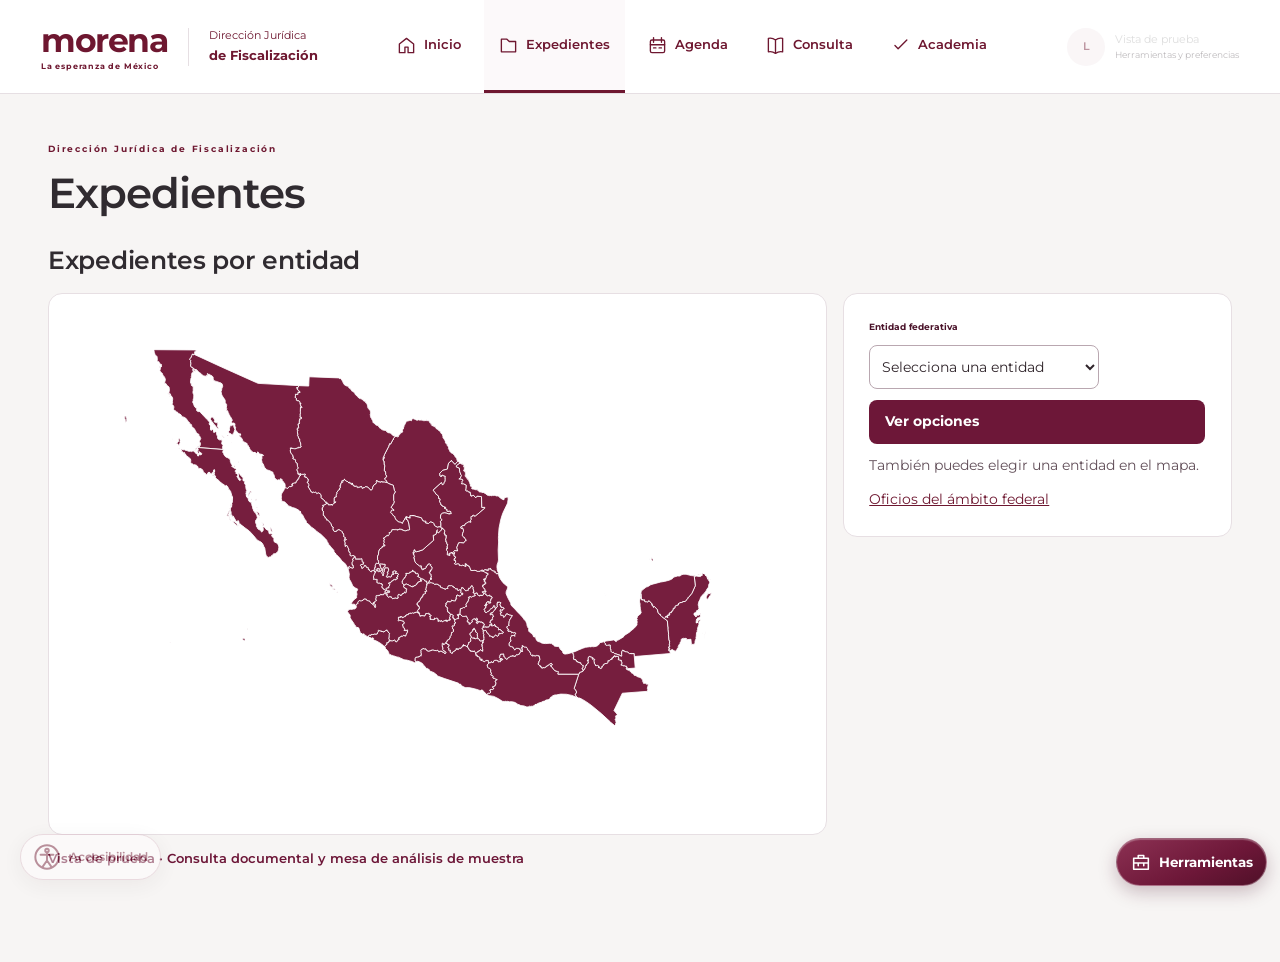
<file: index.html>
<!doctype html>
<html lang="es-MX"><head><meta charset="utf-8"><meta name="viewport" content="width=device-width,initial-scale=1"><meta name="author" content="Luis Montañez Escobar"><meta name="robots" content="noindex,nofollow"><title>Expedientes · Dirección Jurídica de Fiscalización</title><link rel="stylesheet" href="./assets/maqueta.css"><link rel="stylesheet" href="./assets/explorar.css"><link rel="stylesheet" href="./assets/operativo.css"><link rel="stylesheet" href="./assets/lectura.css"><link rel="stylesheet" href="./assets/accessibility.css"><link rel="stylesheet" href="./assets/demo.css?v=recursos-1"><link rel="stylesheet" href="./assets/herramientas.css?v=7"><script src="./assets/navegacion-djf.js?v=13" defer></script><script src="./assets/ine-fuentes.js?v=2" defer></script><script src="./assets/herramientas.js?v=15" defer></script><link rel="icon" href="data:,"><link rel="stylesheet" href="./assets/panel-etapas.css"><link rel="stylesheet" href="./assets/avisos-djf.css"></head><body class="">
<svg class="symbols" xmlns="http://www.w3.org/2000/svg"><symbol id="i-home" viewBox="0 0 24 24"><path d="m3 10 9-7 9 7v11h-7v-7h-4v7H3z"></path></symbol><symbol id="i-folder" viewBox="0 0 24 24"><path d="M3 7V4h7l3 3h8v13H3z"></path></symbol><symbol id="i-calendar" viewBox="0 0 24 24"><rect x="3" y="5" width="18" height="16" rx="2"></rect><path d="M7 2v6M17 2v6M3 11h18M7 15h3M14 15h3"></path></symbol><symbol id="i-book" viewBox="0 0 24 24"><path d="M12 5C8 2 3 3 3 3v17s5-1 9 2c4-3 9-2 9-2V3s-5-1-9 2ZM12 5v17"></path></symbol><symbol id="i-arrow" viewBox="0 0 24 24"><path d="M4 12h16m-6-6 6 6-6 6"></path></symbol><symbol id="i-search" viewBox="0 0 24 24"><circle cx="10.5" cy="10.5" r="7"></circle><path d="m16 16 5 5"></path></symbol><symbol id="i-file" viewBox="0 0 24 24"><path d="M5 2h9l5 5v15H5zM14 2v5h5M8 12h8M8 16h6"></path></symbol><symbol id="i-check" viewBox="0 0 24 24"><path d="m5 12 4 4L20 5"></path></symbol><symbol id="i-compare" viewBox="0 0 24 24"><path d="M3 3h7v18H3zM14 3h7v18h-7M6 7h1m10 0h1M6 11h1m10 0h1"></path></symbol><symbol id="i-grid" viewBox="0 0 24 24"><rect x="3" y="4" width="18" height="16" rx="1"></rect><path d="M3 10h18M9 4v16M15 10v10"></path></symbol></svg><a class="skip" href="#contenido-principal">Ir al contenido</a><header class="topbar"><a class="brand" aria-disabled="true" aria-label="Inicio"><span class="brand-mark">morena<span>La esperanza de México</span></span><span class="brand-line"></span><span class="brand-title">Dirección Jurídica<br><strong>de Fiscalización</strong></span></a><nav class="main-nav" aria-label="Navegación principal"><a aria-disabled="true" data-nav="inicio"><svg><use href="#i-home"></use></svg>Inicio</a><a href="./index.html" data-nav="expedientes" class="active" aria-current="page"><svg><use href="#i-folder"></use></svg>Expedientes</a><a aria-disabled="true" data-nav="agenda"><svg><use href="#i-calendar"></use></svg>Agenda</a><a aria-disabled="true" data-nav="consulta"><svg><use href="#i-book"></use></svg>Consulta</a><a><svg aria-hidden="true"><use href="#i-check"></use></svg>Academia</a></nav><button class="btn secondary" id="accessibility-open" aria-label="Accesibilidad" title="Accesibilidad" aria-haspopup="dialog" aria-controls="accessibility-dialog" disabled=""><svg viewBox="0 0 24 24" aria-hidden="true"><circle cx="12" cy="12" r="10"></circle><circle cx="12" cy="6.5" r="1.5"></circle><path d="M6.5 10h11M12 9v6m0 0-3.5 5m3.5-5 3.5 5"></path></svg>Accesibilidad</button><button class="profile" id="my-space" aria-label="Mi espacio y funciones" disabled=""><span id="profile-initials">L</span><span><span id="profile-name">Vista de prueba</span><small>Herramientas y preferencias</small></span></button></header>
<span id="context-label" hidden="">Quintana Roo · 2V · numeral 1</span>
<main id="contenido-principal" tabindex="-1" class="demo-expedientes">
<p class="eyebrow">Dirección Jurídica de Fiscalización</p><h1>Expedientes</h1>
<section id="demo-mapa" aria-labelledby="demo-map-title">
  <h2 id="demo-map-title" tabindex="-1">Expedientes por entidad</h2>
  <div class="demo-map-split">
    <div class="demo-map-graphic" aria-hidden="true"><svg xmlns="http://www.w3.org/2000/svg" viewBox="0 0 550 370" class="preview-mexico" role="group" aria-labelledby="preview-map-title"><title id="preview-map-title">Mapa de México</title><metadata>Autor: Luis Montañez Escobar. Fuente cartográfica: INEGI.</metadata><path data-map-state="AGS" d="M256.1534 189.5753L256.2576 190.1198L256.8257 190.6263L256.7878 190.8252L257.3796 190.8536L257.3796 191.0098L257.8767 191.0145L257.8294 191.1992L258.2696 191.2512L258.2223 192.1271L258.9135 192.2738L259.3396 191.8856L259.6899 192.1176L259.8887 191.9945L260.1018 192.8846L260.4332 193.0076L260.4142 194.0208L260.0024 194.0113L259.7751 194.2433L260.1823 194.2385L260.0544 194.6125L260.6273 194.7498L262.3837 195.976L262.5162 195.9002L262.3931 196.7713L261.9955 196.9797L261.9434 196.7761L261.6877 196.6577L261.8961 196.8755L262.076 197.6614L262.2653 197.4436L262.805 197.5194L262.7624 198.0496L262.1564 198.007L260.1397 198.7455L260.1255 198.9207L259.8745 198.8875L259.8225 199.3562L259.3869 199.9811L259.0603 200.0569L259.1833 200.2179L258.9514 200.3125L258.3738 201.1742L257.9477 201.1458L257.8578 201.4393L257.3323 201.3351L256.9914 201.9979L256.0304 201.7659L256.1582 201.979L255.9404 202.3861L255.7179 202.4524L254.577 201.7801L253.7627 201.5671L253.8242 201.2783L253.5496 201.3257L252.4466 200.5824L251.8122 200.5587L251.8074 200.3883L251.2772 200.1942L250.7659 200.2463L250.4487 200.4214L250.3682 200.786L250.0889 200.7055L249.8001 200.9895L249.2178 200.6913L248.626 200.1942L248.4225 199.7208L248.1053 199.6876L248.1952 199.1574L247.807 198.8544L248.3325 197.5194L248.877 196.5252L249.4593 195.8718L249.535 195.4505L250.4724 194.9487L250.5434 194.461L250.7848 194.1297L250.7896 193.5947L251.0452 193.6089L251.2251 193.1023L250.7848 192.7946L250.8038 192.0845L252.8442 192.1081L253.6632 191.8241L253.8005 191.6016L253.6869 191.166L254.9841 191.0335L255.2113 190.6027L255.8078 190.6074L255.9451 189.5469L256.1534 189.5753Z" class="map-region"><title>Aguascalientes</title></path><path data-map-state="BC" d="M93.7981 95.246L93.8644 95.2365L93.8407 95.3691L93.7981 95.246ZM119.112 92.6801L119.1073 92.8978L118.8327 92.8268L118.9132 92.6659L119.112 92.6801ZM74.6009 90.1473L74.7098 90.2609L74.5961 90.4597L74.5299 90.2514L74.6009 90.1473ZM74.2505 90.1662L74.2979 90.081L74.3831 90.1804L74.2505 90.1662ZM73.9665 90.0052L74.0848 90.1899L74.1937 90.1189L74.0943 90.3461L73.7487 90.2419L73.9665 90.0052ZM79.1789 89.5413L79.4771 89.8206L79.4203 90.2751L79.6712 90.7059L79.747 91.4255L79.5481 92.1167L79.7138 92.8931L79.6381 93.3239L79.2215 93.7926L79.1268 94.9383L78.8001 94.7821L78.5161 94.9099L78.1752 94.7537L78.09 94.195L77.787 93.8542L77.1668 93.9015L76.9964 94.0719L76.807 93.9488L76.9538 93.3949L77.484 93.1251L78.6108 91.9368L78.5539 90.9142L78.4214 90.7769L78.677 90.4645L78.7623 89.8679L79.1789 89.5413ZM111.3526 87.5718L112.0627 87.889L113.1611 89.0584L112.877 89.2667L112.735 89.2004L112.5504 88.7128L111.9681 88.211L111.6461 88.1257L111.3526 87.5718ZM111.2201 87.2452L111.2059 87.2452L111.2153 87.231L111.2201 87.2452ZM110.8555 87.0463L110.9881 87.2073L111.3005 87.2689L111.3147 87.5434L110.8413 87.2499L110.8555 87.0463ZM110.4247 86.7765L110.4531 86.8002L110.42 86.7907L110.4247 86.7765ZM110.3963 86.6297L110.4152 86.6345L110.4105 86.6392L110.3963 86.6297ZM110.4105 86.6723L110.6093 86.7481L110.6614 86.9091L110.4105 86.6723ZM92.411 86.161L92.4205 86.1847L92.4015 86.1752L92.411 86.161ZM92.4157 85.8107L92.4441 85.7965L92.4394 85.8107L92.4157 85.8107ZM110.3016 85.2663L110.3868 85.2L110.3821 85.2568L110.3016 85.2663ZM110.0791 85.0012L110.0838 85.0106L110.0744 85.0059L110.0791 85.0012ZM105.1792 84.7787L105.1697 84.7645L105.1839 84.7597L105.1792 84.7787ZM91.5352 84.5656L91.5494 84.5751L91.5352 84.5751L91.5352 84.5656ZM109.7193 84.2105L109.7525 84.1869L109.7619 84.2153L109.7193 84.2105ZM109.4826 84.0591L109.6909 84.0543L109.5205 84.2295L109.4826 84.0591ZM105.2265 83.8981L105.2407 83.9123L105.2171 83.9076L105.2265 83.8981ZM109.5536 83.8034L109.5725 83.7987L109.5678 83.8129L109.5536 83.8034ZM104.9425 83.24L104.9235 83.2306L104.933 83.2022L104.9425 83.24ZM103.6406 82.6293L103.6311 82.6388L103.6311 82.6341L103.6406 82.6293ZM103.7447 82.6293L103.7163 82.653L103.7069 82.6435L103.7447 82.6293ZM103.7353 82.35L103.6642 82.4636L103.6311 82.279L103.7353 82.35ZM103.1672 81.9618L103.2003 81.9523L103.2003 81.9949L103.1672 81.9618ZM103.1624 81.9381L103.1814 81.9334L103.1766 81.9476L103.1624 81.9381ZM103.2855 81.8813L103.4181 82.0281L103.2808 82.0991L103.2145 82.0139L103.2855 81.8813ZM103.134 81.8245L103.1719 81.834L103.1245 81.886L103.134 81.8245ZM103.2618 81.7393L103.2713 81.7724L103.2476 81.7677L103.2618 81.7393ZM103.1293 81.7061L103.1387 81.7251L103.1245 81.744L103.1293 81.7061ZM103.3991 81.7109L103.3802 81.7156L103.3991 81.7014L103.3991 81.7109ZM103.2476 81.7109L103.3234 81.7061L103.3186 81.7203L103.2476 81.7109ZM103.901 81.5973L104.0051 81.7251L103.972 81.7961L103.9199 81.744L103.901 81.5973ZM103.4985 81.512L103.508 81.512L103.508 81.5168L103.4985 81.512ZM109.208 81.3179L109.1843 81.4032L109.1417 81.4174L109.0802 81.3984L109.0423 81.4126L109.0139 81.4174L109.0092 81.4126L109.208 81.3179ZM88.2118 81.1854L88.207 81.1949L88.207 81.1854L88.2118 81.1854ZM103.3518 80.9723L103.3613 80.9676L103.3565 80.9771L103.3518 80.9723ZM103.2429 80.835L103.3186 80.8777L103.3328 80.9155L103.2429 80.835ZM103.2382 80.4279L103.5317 80.5321L103.4796 81.1617L103.6453 81.3653L103.3281 81.1144L103.3991 80.9676L103.2382 80.4279ZM103.1672 80.3806L103.205 80.3853L103.1529 80.4137L103.1672 80.3806ZM102.1919 79.2112L102.2061 79.2349L102.1872 79.2444L102.1919 79.2112ZM103.953 73.3739L103.9672 73.5822L104.4596 73.7337L104.9993 74.387L105.0561 74.6711L105.4727 74.9362L105.9461 76.0961L105.5721 76.6547L105.6479 77.3128L106.5947 77.8004L106.8598 77.6773L107.1297 77.8194L108.1144 77.7909L108.318 77.9708L108.1286 78.4443L108.2186 79.3343L108.0387 80.3096L108.3227 81.2895L108.9666 81.4978L108.7299 81.9097L108.6636 82.5536L107.0208 81.1759L106.3438 79.9024L105.0135 78.7946L104.5732 77.7294L103.8489 77.5448L103.7542 76.9199L102.7647 75.5043L102.76 74.8463L103.2192 74.0367L103.1435 73.5112L103.3376 73.4071L103.2997 73.5586L103.4985 73.6106L103.953 73.3739ZM103.3471 73.2792L103.3565 73.3692L103.3328 73.4071L103.3471 73.2792ZM103.6169 73.1135L103.6879 73.1893L103.5412 73.123L103.6169 73.1135ZM103.0772 73.1561L103.3423 73.1798L103.3234 73.265L103.1056 73.3929L103.0772 73.1561ZM39.0232 72.7963L38.5782 73.5538L38.6019 73.942L38.9711 74.2024L39.2599 74.7421L39.1794 76.2902L39.0137 76.9104L38.6824 77.3554L38.0196 77.4596L38.2279 77.2181L38.0811 76.5837L38.2373 76.1056L37.9533 75.8783L38.1142 75.5138L38.0101 74.9788L37.4325 74.2924L37.6834 73.7432L37.5461 73.2272L38.0101 72.9194L39.0232 72.7963ZM77.1289 70.0363L77.1195 70.041L77.1289 70.0363L77.1289 70.0363ZM92.5436 68.1852L92.5814 68.3272L92.6903 68.4125L92.6903 68.4551L92.3873 68.3746L92.3495 68.2184L92.5436 68.1852ZM73.3984 66.9022L73.4931 66.9022L73.3889 66.9969L73.3984 66.9022ZM92.2879 65.5767L92.4915 65.6808L92.6004 66.0169L92.2642 66.1921L92.2879 65.5767ZM92.6572 65.5246L92.7045 65.553L92.6667 65.6003L92.6572 65.5246ZM91.4878 65.0038L91.5683 65.108L91.5446 65.1222L91.4878 65.0038ZM91.4405 64.5162L91.3789 64.4783L91.4074 64.4594L91.4405 64.5162ZM90.5836 63.8392L90.773 63.8155L90.8298 63.9623L90.5836 63.8392ZM89.6746 63.1101L89.651 63.1196L89.6604 63.1054L89.6746 63.1101ZM70.1838 55.5591L70.3353 55.7674L70.2217 55.8289L70.0181 55.72L70.1838 55.5591ZM90.3564 36.9914L90.5173 37.5832L91.2985 38.407L91.4405 39.0177L91.2275 39.0414L90.6925 38.4591L90.9481 38.9277L90.5741 38.9041L90.5315 38.691L89.9918 38.4685L89.6652 38.0566L89.6604 36.7595L90.0676 36.7311L90.3564 36.9914ZM63.092 34.345L63.2056 34.3024L63.2056 34.5486L63.092 34.345ZM62.9405 34.2219L63.0494 34.1983L63.0352 34.2929L62.9405 34.2219ZM58.0879 24.1096L58.2015 24.4836L58.1589 24.5736L58.0879 24.1096ZM57.9601 24.1759L57.9743 24.0954L57.998 24.1191L57.9601 24.1759ZM57.4725 23.7214L57.5198 23.6741L57.5387 23.8303L57.4725 23.7214ZM59.9437 22.5L91.9849 22.7178L91.289 23.8445L90.9813 24.1428L90.683 24.1475L90.7256 24.6588L90.5457 25.0517L90.8108 25.1417L90.3848 26.2826L89.935 26.3963L89.4995 26.0601L88.8083 26.1596L88.7893 26.8223L88.3585 27.2248L88.4248 27.5183L88.2354 27.5419L88.1881 28.3562L87.175 29.2226L86.9098 29.7102L87.8425 30.8512L87.6105 31.3293L87.8898 33.0478L87.6105 34.9131L88.2449 35.5522L88.278 35.7748L89.1586 35.912L89.5752 36.6885L89.2627 37.9762L89.5941 38.8899L89.6273 39.6047L89.4947 39.8556L89.187 39.9551L88.9124 39.7562L88.349 41.1102L88.5005 41.7683L88.2875 42.6299L88.3917 42.6583L88.4059 42.6962L88.1786 42.7577L88.1029 43.0891L88.3585 43.3921L87.9561 44.017L87.7809 45.068L87.6342 45.1722L87.8046 45.2243L87.5253 46.9191L87.7194 47.8612L88.4106 48.5808L88.1218 49.0211L88.0745 49.3383L88.1407 49.4235L88.1975 49.3904L88.2307 49.4282L88.1265 49.4614L89.5089 50.484L89.6036 50.9716L89.6083 53.5091L89.4 53.992L89.4995 54.5459L89.3811 55.2466L89.8971 56.4633L90.1007 57.5427L89.9303 58.0824L90.0013 58.6316L89.7693 59.2754L89.8498 59.711L89.4711 60.7004L89.6557 61.117L89.187 62.1254L89.5657 63.1764L89.9587 63.5457L90.2049 64.6914L90.6593 65.714L91.289 66.1069L91.4642 66.6703L91.9281 66.7555L92.2169 67.0963L92.1554 67.7544L92.3873 68.0905L92.1648 68.2562L92.2879 68.4693L92.3163 68.403L92.3826 68.3651L92.411 68.8622L92.856 69.061L93.1448 69.4871L93.6135 69.5297L93.8218 69.2788L93.6892 69.3167L93.6798 69.151L93.8549 69.08L94.8018 69.6102L95.1095 70.1973L96.5961 71.5512L96.7854 72.0767L97.6471 72.6164L98.6696 73.9799L99.4555 74.4959L99.5691 74.922L100.2698 75.2865L101.2072 76.6926L101.9363 77.3885L102.0641 77.8762L101.5859 78.52L101.8084 78.7141L101.8274 79.1023L102.173 79.2822L102.3434 79.8125L102.6275 80.0539L102.7032 80.5368L102.9967 80.996L103.0251 81.3984L102.8358 81.2659L102.6038 81.7535L102.8263 82.5772L102.7884 82.4684L102.6038 82.7003L102.9636 83.5667L103.6027 83.5951L103.7353 83.2968L103.5364 83.0649L103.6595 82.7666L104.114 82.7524L103.9909 82.8518L104.0951 82.9276L104.2418 82.6293L104.5259 83.2116L104.9377 82.9986L104.791 83.3679L105.1366 83.5714L104.9472 83.7135L105.2455 84.0449L105.0466 84.2295L105.0135 84.5988L105.2029 85.11L105.771 85.1858L106.6421 84.6745L107.0445 84.9491L107.338 85.4793L107.3569 86.4546L107.6883 87.5718L108.0671 88.0311L108.0055 88.5613L108.2564 90.0242L109.4069 90.8621L110.0128 90.9189L110.9644 90.7059L111.3289 91.1225L111.2011 91.3024L111.4047 91.5154L111.5278 91.2882L111.6982 91.2929L111.149 93.7169L112.2332 95.1371L111.8213 96.0224L111.8781 96.8556L112.0533 97.1255L111.7882 97.7362L111.9586 98.0723L112.3042 98.2002L92.5246 96.6142L93.5851 95.3786L93.8455 95.6105L93.8313 95.9751L93.5235 96.2402L93.6135 96.51L93.8171 96.3207L93.7508 96.1502L93.7697 96.1408L93.8029 96.2686L93.8313 96.3301L93.8455 96.3396L93.8455 96.3491L93.8549 96.3586L93.9118 96.2118L94.1106 96.1881L93.907 96.3775L93.978 96.4674L94.5651 96.0698L94.1721 95.7431L94.0632 95.8236L93.9922 94.8815L94.8018 93.5559L94.4515 94.9856L94.6172 95.5111L94.7876 95.5632L94.9107 95.4022L94.7639 94.8862L95.0338 94.1666L94.7971 94.1193L94.9059 93.8494L95.1 93.9441L94.9059 93.6837L94.7971 92.7511L94.6124 92.5712L94.584 92.789L94.6219 92.8836L94.6456 92.9026L94.655 92.9168L94.655 92.9262L94.5461 92.7795L94.4041 92.8789L94.5414 92.9499L94.2431 93.0399L93.9686 92.7369L95.2705 89.9532L95.3225 89.6076L95.0338 89.2146L95.0622 88.8169L94.5509 88.1257L93.8786 87.8654L94.0159 87.089L93.7839 86.554L93.1401 86.2794L92.9318 86.2699L92.8418 86.4688L92.5246 86.3315L92.5483 85.8581L92.3968 85.6355L92.1459 85.5882L91.9755 85.2426L91.5588 85.1432L91.592 84.4993L91.3127 83.865L91.1233 83.9265L90.9955 83.7608L90.7966 82.7571L90.5173 82.7903L90.3942 82.3027L89.8971 81.8624L89.3906 81.8198L89.3006 82.0328L88.9456 81.1806L88.5431 81.1522L88.4343 79.7793L88.226 79.2444L87.5963 78.8325L87.2176 78.984L87.0471 78.8325L86.9572 78.4206L86.8057 78.3638L86.7583 77.6773L85.8778 77.114L85.7642 76.7589L85.5701 76.721L85.2718 76.0866L84.003 74.4202L82.6254 73.6485L81.0631 73.3218L80.8311 72.6117L80.3245 71.8779L79.1931 71.1536L78.6865 71.0731L77.7113 69.9321L77.0485 69.9984L76.0732 68.7154L75.6282 68.6444L74.634 67.6124L74.9512 66.4099L74.8186 65.3589L74.3358 64.5635L73.7392 64.3268L73.3842 64.4404L74.028 62.2958L73.8103 61.5999L74.0612 59.9855L73.9333 59.0103L73.5167 58.0919L72.8019 57.4007L72.3142 57.235L71.7035 57.4196L71.9497 57.0882L72.4137 57.1308L72.3426 56.7237L72.532 56.4017L71.9734 55.9283L72.0065 55.7153L71.7982 55.6916L71.8645 55.5022L71.7035 55.7058L72.1438 56.2834L72.1817 56.6811L71.8834 56.8231L71.6893 56.4254L71.4242 56.4207L71.3437 56.3213L71.268 56.3402L71.7793 57.7983L71.6325 57.9025L71.3958 57.7415L71.4147 56.9367L71.0076 56.0277L71.5757 53.0594L71.3532 50.929L70.2265 49.8685L69.8903 49.7975L68.8015 48.06L67.9777 48.0979L67.9067 47.6813L68.56 45.1248L67.9824 43.5815L67.6558 42.9755L66.8841 42.1849L66.9078 41.9056L66.5196 41.5126L66.4107 40.8498L66.1692 40.4522L65.5585 39.9125L65.1372 39.8983L65.1088 39.3586L64.801 39.013L64.6069 39.013L64.3892 38.4164L64.1004 38.3738L64.1146 38.0945L64.6732 37.9762L64.517 37.4033L64.8247 36.7027L64.2897 35.8363L64.053 35.8458L63.7027 35.3392L63.9299 35.2777L64.7537 35.8363L65.4118 35.0173L65.1182 35.6517L64.8768 35.8316L64.9289 36.0067L65.0093 36.0162L64.9383 35.9026L65.2224 35.6706L65.5254 35.1025L65.407 34.9463L65.6059 34.0278L65.4496 33.6917L65.3455 33.758L65.4023 33.8195L65.4402 33.9426L65.426 33.9994L65.2697 33.6728L64.8863 33.6112L64.5359 33.0526L63.9252 32.8727L63.7358 31.7696L62.6612 31.4287L62.325 30.8748L62.415 29.1421L62.112 27.5893L61.6954 27.1348L60.829 26.7797L60.1615 24.6777L59.8632 23.2622L59.9437 22.5Z" class="map-region"><title>Baja California</title></path><path data-map-state="BCS" d="M147.3895 179.9791L147.3848 179.9743L147.3942 179.9696L147.3895 179.9791ZM147.4037 179.9601L147.4084 179.9649L147.4037 179.9696L147.4037 179.9601ZM144.9561 158.5094L144.9608 158.5189L144.9466 158.5189L144.9561 158.5094ZM142.2907 157.7898L142.3239 157.804L142.2623 157.8371L142.2907 157.7898ZM149.5767 159.5083L149.7661 160.5735L148.7719 160.2658L148.1754 158.5709L148.2559 158.1022L147.986 157.5578L148.1044 156.7767L149.5767 159.5083ZM124.348 155.2996L125.5032 155.5458L126.7909 156.2654L124.8451 155.4842L123.548 155.5363L123.7752 155.2901L123.9125 155.4511L124.348 155.2996ZM141.8315 155.1528L141.8078 155.1623L141.8031 155.1576L141.8315 155.1528ZM141.7889 155.0155L141.8505 155.0203L141.7605 155.025L141.7889 155.0155ZM141.4812 154.7551L141.5853 154.7646L141.4907 154.7883L141.4812 154.7551ZM142.3049 154.0355L142.7405 154.5137L142.9677 154.509L142.9393 154.7599L143.1713 154.9966L143.0908 155.2096L142.8636 155.2617L142.8588 155.7162L142.5653 156.0523L142.2292 155.986L142.2813 155.5552L141.983 155.6073L142.0493 155.3895L141.8836 155.2901L142.2339 155.1954L141.9972 155.167L142.215 155.0013L141.9309 155.0061L142.1298 154.8025L141.7984 154.8877L141.8599 154.6747L141.7226 154.5326L141.912 154.3906L141.6516 154.2012L142.3049 154.0355ZM141.8363 153.0982L142.2245 153.6805L142.1108 154.0355L141.9735 153.8841L141.8741 154.0119L141.6753 153.9267L142.0256 153.7136L141.9167 153.6189L141.5333 153.742L141.7936 153.5148L141.4859 153.4201L141.8363 153.0982ZM141.6564 152.9703L141.699 152.9514L141.7226 152.9609L141.6564 152.9703ZM119.183 152.6484L121.2803 152.9798L121.1619 153.0556L121.5549 153.7184L122.0898 153.8272L122.5017 154.1728L122.5917 154.561L123.0887 155.2238L123.0177 155.1386L123.0745 155.5363L123.2308 155.2049L123.3633 155.1954L123.1219 155.4984L123.1834 155.7067L122.9183 156.3269L122.4638 155.6215L120.84 154.1823L119.7227 153.2355L118.9794 152.8567L119.183 152.6484ZM139.5922 149.0978L139.6632 149.3723L139.5828 149.4954L139.2892 149.2635L139.5922 149.0978ZM139.0478 149.0125L139.0431 149.0125L139.0478 149.0078L139.0478 149.0125ZM139.3934 148.88L139.4123 148.8847L139.4029 148.8942L139.3934 148.88ZM139.1046 148.5249L139.0951 148.5344L139.0999 148.4918L139.1046 148.5249ZM140.6243 144.8985L140.6432 144.9553L140.6148 144.9506L140.6243 144.8985ZM137.8642 144.8843L138.3424 145.727L139.2561 145.9826L139.6301 146.3708L139.6396 147.3319L140.2077 148.4681L140.1225 148.5533L139.2845 148.6906L139.5212 148.345L138.9389 147.8953L138.6028 147.8858L138.7069 147.668L138.4371 147.3508L138.1814 146.2667L137.6985 146.011L137.8642 144.8843ZM135.7054 144.373L135.7291 144.3872L135.7149 144.3967L135.7054 144.373ZM138.0868 143.3409L138.1104 143.4404L137.9779 143.5114L138.0868 143.3409ZM135.0237 143.0853L135.0142 143.0948L135.0048 143.0853L135.0237 143.0853ZM134.9669 142.4983L134.9906 142.5125L134.9622 142.5077L134.9669 142.4983ZM138.2619 141.8023L137.9589 142.3752L137.6796 142.4462L137.6891 141.9775L138.2619 141.8023ZM66.6048 141.5656L66.6095 141.5656L66.6048 141.5703L66.6048 141.5656ZM66.6237 141.5561L66.6284 141.5609L66.6284 141.5609L66.6237 141.5561ZM66.6237 141.5277L66.6284 141.5277L66.6237 141.5277L66.6237 141.5277ZM134.5929 141.22L134.6118 141.2058L134.6166 141.22L134.5929 141.22ZM117.3935 143.6108L117.3603 144.1552L117.2325 144.1268L117.2278 144.1694L117.3414 144.2689L117.0952 144.5245L117.313 144.8512L117.3651 145.3293L117.2373 145.3293L117.3793 145.6086L117.0195 145.6228L116.8585 145.7696L116.8917 146.1957L117.1331 146.5176L116.9674 146.8821L116.7449 146.5318L116.9343 146.5934L116.9911 146.3566L116.7165 146.404L116.7591 146.849L116.9248 147.1473L116.6975 147.2609L116.6786 147.1567L116.5224 147.1331L116.565 147.2419L116.3046 147.294L116.1342 147.5118L116.3804 147.5118L116.4466 147.8053L116.2478 147.739L116.2999 147.8669L116.9248 148.3308L116.9059 148.7616L117.3887 149.2635L117.6018 150.002L117.1662 150.5748L117.2183 150.8163L118.1083 151.6448L118.2693 152.3644L117.6586 152.0282L117.5213 151.3797L116.7354 150.5038L116.868 150.234L117.1378 150.3002L117.3083 150.0067L117.1378 149.1025L116.1578 148.3545L115.6466 148.3498L115.675 148.8279L115.6418 148.9179L115.4572 148.5202L115.0548 148.1935L116.5129 145.2867L117.8953 141.2484L118.0705 141.1064L118.0799 141.8781L117.3935 143.6108ZM118.6907 137.6694L118.4824 140.0838L118.1699 140.7987L117.9332 140.5998L118.3356 139.5725L118.6907 137.6694ZM118.4255 137.5557L118.4303 137.5605L118.4255 137.5652L118.4255 137.5557ZM118.4255 137.5415L118.4161 137.5463L118.4208 137.5368L118.4255 137.5415ZM132.3536 137.0586L132.3962 137.0776L132.382 137.1154L132.3536 137.0586ZM132.0838 137.0302L132.1216 137.1154L132.0601 137.1154L132.0838 137.0302ZM137.5092 135.449L137.6228 135.7946L137.5944 137.2953L137.2204 137.0776L136.9979 136.429L137.1162 135.8514L137.5092 135.449ZM133.8402 135.1934L134.11 135.7615L133.8496 136.1923L133.6271 135.9508L133.4898 135.2786L133.8402 135.1934ZM119.0552 134.8714L119.1641 134.8998L119.0552 135.0087L119.1025 135.2218L119.0173 135.2975L119.0552 134.8714ZM131.2174 134.7578L131.189 134.772L131.2032 134.7436L131.2174 134.7578ZM133.7597 134.7815L133.736 134.7957L133.7455 134.7389L133.7597 134.7815ZM133.6792 134.7436L133.6603 134.7531L133.6603 134.7341L133.6792 134.7436ZM119.0078 134.6631L118.9842 135.8419L118.7617 137.6078L118.6859 137.248L119.0078 134.6631ZM131.1701 134.5542L131.1985 134.5684L131.1843 134.5732L131.1701 134.5542ZM130.5215 134.3033L130.5404 134.3175L130.512 134.3412L130.5215 134.3033ZM130.4505 134.1329L130.4457 134.1518L130.4457 134.1376L130.4505 134.1329ZM130.7724 133.9293L130.8576 133.4843L130.957 133.6973L130.9286 133.8536L130.9996 133.8488L130.9523 134.2276L130.7724 133.9293ZM130.0338 132.9588L130.0244 132.9919L130.0149 132.9967L130.0338 132.9588ZM132.1311 129.9573L132.1595 129.9431L132.169 129.9715L132.1311 129.9573ZM133.8402 129.678L133.4472 130.4828L133.4898 130.7669L133.6413 130.7905L133.6413 131.2782L133.1963 130.7574L132.9265 130.7953L132.7229 131.2876L132.008 132.1114L131.9417 132.7079L131.6151 132.9777L131.563 133.6216L131.2363 133.347L131.1985 132.9446L131.4825 132.6274L131.4257 132.4002L131.8044 131.316L132.2258 130.9089L132.3583 130.3692L132.2021 130.0094L132.775 129.8863L132.8838 129.6543L133.2105 129.9194L133.8402 129.678ZM130.4505 128.8921L130.4741 128.9205L130.4363 128.9158L130.4505 128.8921ZM131.0375 128.4518L131.0375 128.9347L130.5593 129.0199L130.815 128.84L130.7014 128.6933L130.8481 128.4708L131.0375 128.4518ZM129.177 120.5031L129.2764 120.5836L129.3095 120.7777L129.2338 120.7777L129.177 120.5031ZM104.4217 117.3075L105.1129 117.5726L105.6005 118.5526L103.9199 117.6436L104.4217 117.3075ZM104.3365 116.6826L104.8762 117.0755L104.9046 117.2459L104.5922 117.2223L104.5637 116.8956L104.3365 116.6826ZM122.7716 116.3985L122.7952 116.3985L122.7716 116.408L122.7716 116.3985ZM105.6147 114.538L105.7047 114.7321L105.6147 114.9356L105.6147 114.538ZM105.4775 114.3533L105.5532 114.3959L105.5769 114.4859L105.4775 114.3533ZM123.0367 113.8894L122.9325 113.9888L123.0367 113.8562L123.0367 113.8894ZM123.0509 113.61L123.0414 113.5958L123.0509 113.5958L123.0509 113.61ZM120.9536 111.811L120.9678 111.8205L120.9725 111.83L120.9536 111.811ZM120.7879 110.3434L121.3276 110.9163L121.356 111.1719L121.1004 111.598L120.7548 111.4797L120.7406 111.0062L120.4897 110.637L120.7879 110.3434ZM90.1386 110.2535L90.1859 110.4002L90.1575 110.4476L90.1007 110.3908L90.1386 110.2535ZM90.1386 110.2298L90.1433 110.2156L90.1433 110.2251L90.1386 110.2298ZM89.0544 109.5339L89.0923 109.6238L88.9219 109.6002L89.0544 109.5339ZM123.5764 107.5787L124.0261 107.5313L124.1255 107.91L123.6379 107.8722L123.5764 107.5787ZM84.9215 103.5262L84.9309 103.5214L84.9309 103.5214L84.9215 103.5262ZM84.9357 103.5072L84.9451 103.512L84.9357 103.512L84.9357 103.5072ZM84.9215 103.493L84.9262 103.4978L84.9215 103.4978L84.9215 103.493ZM112.4415 100.6667L112.503 100.6714L112.5078 100.6904L112.4415 100.6667ZM92.5767 100.2169L92.7566 100.3211L92.7471 100.6478L92.9744 100.9886L92.501 100.4631L92.5767 100.2169ZM91.9518 100.2027L92.0985 100.4537L91.9991 100.4016L92.4347 100.946L91.876 100.5152L91.9281 100.6667L91.6109 100.5294L91.6062 100.3448L91.9186 100.4347L91.9518 100.2027ZM112.2569 99.7199L112.2521 99.7151L112.2616 99.7009L112.2569 99.7199ZM78.3977 97.0166L78.4261 97.0166L78.4167 97.0308L78.3977 97.0166ZM78.5161 96.9882L79.2167 97.4522L79.1315 97.7267L78.9658 97.7551L78.9611 97.4948L78.464 97.1066L78.5161 96.9882ZM92.5246 96.6142L112.3042 98.2002L112.3847 98.7115L112.0533 100.3116L112.5078 100.9129L112.7208 100.9507L112.8912 102.1154L113.3931 102.8018L113.7055 102.8776L113.644 102.9249L113.625 103.0385L113.7197 102.9012L114.231 103.7818L115.6844 104.3452L115.9306 104.705L116.5981 104.8896L117.3603 105.5335L117.4029 105.8175L117.7343 106.1063L117.8054 107.4887L118.0515 107.8911L117.9711 108.1988L118.7049 109.2877L118.7475 109.1599L119.3061 110.3766L119.3203 110.4665L119.3061 110.618L119.273 110.7127L119.2162 110.7695L119.1593 110.9684L119.1262 111.0299L119.3156 110.476L119.2919 110.3671L119.1357 110.3766L119.254 110.5044L118.9794 110.76L119.0078 111.0678L119.6233 111.7211L120.0778 111.8584L120.5228 112.2797L121.73 112.6159L121.9336 112.9473L122.4922 113.0088L122.5538 113.4065L122.1703 113.4065L121.6779 113.9178L121.498 114.8078L122.2461 115.802L122.2792 116.0056L121.9857 116.0434L121.8531 116.1713L122.265 116.034L122.7621 116.408L122.7952 116.7157L123.316 117.156L123.4154 117.904L123.226 118.0129L123.1787 118.3253L122.9799 118.1975L122.6863 118.8508L123.3018 119.3053L123.4817 120.0817L124.0167 120.3942L124.2818 121.3174L124.5279 121.5541L125.2618 121.6251L125.773 121.0996L123.9977 119.0023L123.974 117.3785L123.6616 116.4411L124.0829 116.2091L124.3575 116.337L125.0534 117.0518L125.3801 117.6815L125.9009 118.136L126.1281 118.1312L126.3506 118.7088L127.4916 119.5326L127.2691 121.6014L128.1307 122.16L128.7319 122.0843L128.6988 122.2263L128.9639 122.4062L128.8172 122.4441L128.4905 123.2868L128.4858 124.0159L129.0681 124.5414L128.9166 124.8207L129.4231 125.1852L129.532 125.4645L129.5462 126.1321L129.3758 126.1794L129.3142 126.4919L129.5557 127.1357L129.5083 127.5618L129.7356 127.8979L129.9108 128.7738L130.1901 128.9726L130.2232 129.4555L129.8113 130.0662L129.8776 130.6911L129.5604 131.1077L129.5794 131.5906L129.8161 131.9362L129.7971 133.0488L130.0338 133.044L130.209 133.2429L130.2422 133.3565L130.3463 133.4417L130.1995 133.5032L130.1664 133.2239L130.0054 133.1529L130.1049 134.0335L130.8008 134.5968L130.9381 134.8951L131.2079 134.8525L131.5251 136.6089L132.4436 137.9818L133.1774 137.9913L133.1821 138.2564L133.6082 138.1664L133.9064 138.2895L133.7218 139.3737L133.9917 139.8234L134.2568 140.9975L134.5834 141.2058L134.6639 141.7124L134.858 141.8071L134.645 142.3184L134.7728 142.9811L135.1326 143.5066L135.0805 144.0795L135.4545 144.4109L135.6439 145.1257L136.1031 145.424L136.2593 145.8738L136.6286 145.8785L137.0689 146.2478L137.1304 146.9958L137.5044 147.6491L137.7932 147.8195L137.6607 147.9284L137.9589 148.3213L137.94 148.7238L138.2809 149.5428L138.1578 150.0683L137.7222 151.0435L137.1778 151.5122L136.9269 152.4212L136.9931 153.974L137.5423 154.8309L137.4003 155.6878L137.5991 155.844L137.5376 156.4784L138.0631 157.1365L138.4134 158.0786L138.8158 158.339L139.1425 158.8266L141.0172 159.4515L142.4044 159.5414L141.7226 159.9249L141.2776 159.5651L140.8563 159.5272L140.8847 159.9865L141.0788 160.2042L140.9557 160.3841L141.3818 160.6066L141.9972 160.4694L141.983 160.0433L142.428 159.8586L142.7168 159.5036L142.7074 158.926L142.7736 158.9071L142.7973 158.9686L142.8115 158.9686L142.7784 158.9023L142.6127 158.8739L142.6269 158.41L142.4233 158.4904L142.6695 158.2443L142.4801 158.2869L142.5085 158.0786L142.3902 157.9839L142.3097 158.2632L142.3144 158.0028L142.4564 157.9081L142.3286 157.6951L142.4801 157.6146L142.3097 157.3779L142.6695 157.4063L142.3996 157.1838L142.9488 156.8477L143.8341 157.0228L143.7868 157.43L144.3643 157.8371L144.5963 158.4904L145.7704 159.1201L146.8687 160.0575L147.1102 161.8659L147.8676 162.1358L149.3589 161.7239L149.3589 162.0458L149.6477 162.3441L149.4868 162.6944L149.1696 162.8885L149.0985 163.6934L150.9449 165.8664L150.6987 166.799L150.907 167.5186L150.8644 167.9731L151.6882 168.5696L152.4409 168.8347L152.3746 169.0099L152.4267 169.0525L152.474 168.9862L152.4172 168.9105L152.4456 168.8537L154.0316 169.8052L153.8422 170.3402L154.524 171.3533L154.4387 172.0161L154.666 172.1818L154.6849 172.4375L154.4103 172.5795L154.4482 173.6873L153.9369 175.2733L152.7013 176.6462L152.1095 176.9965L150.7413 177.3563L150.7176 177.2332L150.6514 177.238L150.7271 177.3658L150.0927 177.7398L150.0927 178.1043L148.8902 178.6819L148.6677 179.1458L148.147 179.5909L147.1528 179.7992L147.3516 179.9791L146.3906 179.9696L145.7325 179.5009L145.065 178.7008L144.5584 177.451L143.8862 173.0008L143.0577 171.5522L142.6363 170.3923L141.7842 169.0525L141.0125 168.3897L138.6454 167.1304L137.8926 166.5386L135.0947 163.1205L132.1406 159.9723L129.0207 157.6904L126.8477 156.3364L126.8098 156.2985L126.8146 156.2606L127.7946 156.8619L127.875 156.9045L127.8987 156.9045L127.9129 156.8903L126.2465 155.863L126.2985 155.6641L125.6168 154.8688L125.4085 154.793L125.1907 154.9303L125.1765 154.7551L124.9966 154.9019L124.8262 154.7504L124.8641 154.4664L124.6889 154.5374L124.4664 154.3243L124.2818 153.1502L124.0072 152.6437L123.993 152.5585L124.2108 152.639L123.9362 152.2792L123.4722 152.0188L123.4959 152.4401L123.2734 152.7384L122.8568 152.6579L122.871 152.3644L122.568 152.6248L121.9951 152.5301L121.7821 152.1655L121.8436 152.6295L122.4638 153.0272L121.9052 152.9514L121.6306 153.1124L121.6969 152.0377L121.427 151.0814L120.1772 149.4528L120.1488 149.2777L120.5228 149.6611L120.3334 149.2635L119.9026 148.9131L119.7985 148.5344L119.6659 148.6669L119.8174 149.0646L119.6706 149.1072L119.7937 149.2587L120.0541 149.1404L120.0541 149.1924L119.7748 149.4055L119.5049 149.3629L119.4623 149.2019L119.3345 149.3392L119.5144 149.3913L118.8564 149.3629L119.0315 149.235L118.7049 148.5581L118.9605 148.3592L118.6291 147.9047L118.8658 147.8385L118.9936 147.9189L118.9132 148.0373L119.0363 148.1509L119.0363 147.8053L118.8658 147.6586L118.9747 147.8243L118.7049 147.739L118.5865 147.8953L118.7901 148.3592L118.6623 148.1651L118.6007 148.2172L118.577 148.1509L118.5202 148.1604L118.7333 148.3782L118.6149 148.5959L118.7333 149.093L118.3687 149.1735L118.1794 149.4102L118.4019 148.9273L118.2362 148.88L118.0231 148.364L117.8148 148.2977L118.0515 148.6527L117.7391 148.4492L117.6586 148.5486L117.6255 148.4634L117.7107 148.2125L118.0373 148.2929L117.9379 148.1178L118.1083 147.8053L118.0089 147.526L117.8953 147.6444L117.7722 147.5355L117.7154 147.1094L118.0799 146.7354L118.1178 146.7733L118.3025 146.7591L118.2362 146.8443L118.2693 146.8869L118.3593 146.6691L118.2977 146.7259L118.2362 146.6833L117.9853 146.7591L118.1557 146.4608L117.99 146.5129L117.9332 146.2004L118.3451 146.4229L118.4255 146.2714L118.1225 146.1436L118.3877 146.1862L118.4208 146.0063L118.0468 145.9779L117.9569 146.1105L118.0089 145.8596L118.203 145.8169L118.1652 145.0737L118.0089 145.5376L117.8716 145.4145L117.8811 145.6228L117.5592 145.9732L117.7012 146.3898L117.4408 146.6454L117.4456 147.2088L117.2941 147.223L117.5166 147.313L117.3414 148.203L117.1378 147.739L117.384 147.4976L117.3225 147.2988L116.9532 147.7722L117.0479 147.9189L117.0289 147.9568L117.0053 147.9047L116.8964 147.9189L117.0242 148.0515L116.868 147.9237L116.7544 147.4171L117.223 147.1946L117.1757 147.0904L116.9911 147.1993L117.2799 146.3661L117.2373 146.1767L116.9674 146.0915L116.9485 145.7554L117.4976 145.7033L117.4029 145.514L117.8953 144.6097L117.7864 144.463L117.9616 144.0842L117.4598 144.1126L117.4834 143.6581L117.6349 143.4451L117.616 143.5777L117.6586 143.6061L117.7154 143.5208L117.6207 143.0522L117.9521 142.3515L118.2598 142.3231L118.0279 142.2473L118.1936 141.9538L118.1841 141.7029L118.222 141.6272L118.2125 141.7739L118.4918 141.8165L118.3025 141.6177L118.222 141.613L118.1841 141.6603L118.2267 141.4899L118.648 141.4662L118.6196 141.594L118.6812 141.6461L118.7522 141.5041L118.7664 141.2626L118.6338 141.2768L118.8185 140.9312L118.7143 140.614L118.8706 140.614L118.97 139.8092L118.7238 139.7145L118.7711 139.582L118.9037 139.653L118.7664 139.5062L118.9226 139.4968L118.9274 139.4352L118.648 139.4352L118.6907 139.0565L118.9179 138.9713L118.7475 138.8387L118.8279 138.5641L118.9652 138.8434L119.0978 138.602L119.0978 138.3511L118.809 138.3937L118.8422 138.0907L119.1451 138.1049L118.9463 138.0434L119.2635 137.9581L118.9132 137.9865L118.8185 137.8398L118.8848 137.7451L118.8895 137.8161L119.0031 137.7782L118.8942 137.7451L118.9936 137.39L119.1309 137.4563L119.0457 137.6788L119.2114 137.6504L119.1735 137.3474L119.0031 137.3096L119.2493 137.2054L119.2682 136.6704L118.9889 136.6231L119.254 136.5521L119.1546 136.3438L119.3392 136.1923L119.3534 135.7189L119.2114 135.6242L119.3345 135.591L119.2446 135.2644L119.3771 135.1934L119.2209 135.0229L119.3156 134.7767L119.3108 134.7247L119.0978 134.8004L119.183 134.5022L119.3108 134.611L119.3014 134.0098L119.1688 134.4217L119.0221 134.4406L119.0978 134.3128L119.0363 133.8678L118.9889 133.8252L118.9652 134.54L118.9132 133.1813L117.9474 129.8958L117.4219 129.1051L116.8585 128.7027L116.9485 128.5228L116.6691 128.7453L116.423 128.4708L116.2336 127.3156L115.656 126.2599L115.7886 126.0989L115.6276 126.1936L115.2015 125.687L114.6003 125.3841L114.3352 125.4172L114.25 125.7249L113.9659 125.8101L112.9244 125.0006L113.0096 124.887L112.4273 124.6029L112.3657 124.4893L112.4462 124.5556L112.4841 124.4372L112.4273 124.3331L112.3515 124.4656L111.9113 124.2052L111.523 124.3378L111.1443 123.6608L110.4815 122.9933L110.0744 122.7944L108.6683 121.3884L107.5842 120.6877L106.2539 119.2201L105.5816 118.8934L105.9272 118.562L106.2633 118.865L106.2965 119.1538L106.3249 118.9597L106.3864 119.0733L106.4858 118.9076L106.7225 118.9171L105.4822 117.1323L105.6431 116.9998L105.5674 116.4553L105.8515 116.4979L105.9035 116.4316L105.2881 116.3938L105.2123 116.8483L105.0135 116.9855L104.2371 116.4316L104.6348 116.3133L104.6679 116.4411L104.933 116.4127L104.7436 116.3417L105.7994 115.4659L105.8941 114.235L105.5863 113.3497L105.4396 113.3591L105.5201 113.5532L105.2455 113.7095L105.0182 114.3154L104.8857 115.5085L104.488 115.712L104.1992 115.5369L103.9057 115.9109L103.8631 116.9571L102.5375 116.1476L101.3113 115.9251L101.9268 115.9488L101.4439 115.8588L101.9505 115.8541L101.6711 115.7831L101.8463 115.6552L102.244 115.8588L101.9078 115.5511L101.3966 115.5274L101.1504 115.7547L101.122 115.6032L100.9468 115.6789L101.0131 115.8588L101.2356 115.8067L101.1882 115.9393L100.5586 116.1145L100.3645 116.6636L99.9621 116.8719L99.9668 117.1607L99.5313 117.3453L98.9206 117.066L98.6696 116.8625L97.9358 115.8777L98.3903 116.1571L98.4661 116.408L98.6602 116.4743L98.6554 116.7536L99.3703 117.1891L99.1573 116.8861L98.7454 116.7394L98.7028 116.4458L98.5039 116.3796L98.3335 115.9914L97.4814 115.7073L96.8896 113.8184L96.0137 112.9236L94.7071 112.3744L94.3757 112.4407L94.2479 112.7532L93.9686 112.7721L93.3436 111.9341L93.2821 111.4607L92.9081 110.8642L92.0417 110.1351L90.6451 109.6617L90.2285 109.7469L90.1149 110.0641L89.6699 109.5055L89.0024 109.0841L88.5337 109.212L88.2686 109.0557L88.3964 108.8806L88.3206 108.5634L88.0413 108.3598L87.7099 108.3929L87.6105 108.2036L87.762 106.3904L87.5016 105.2589L86.6873 104.6434L86.3749 104.1984L84.9025 103.4031L84.5664 103.3273L83.9225 101.8597L83.4397 101.5662L83.1935 101.765L82.8574 101.32L82.9 101.2253L83.0893 101.4289L83.2314 101.2821L83.2834 100.8561L83.042 100.5294L82.6538 100.5767L82.5212 100.9792L82.0809 100.7093L81.8584 100.0939L81.3803 99.8571L81.1341 100.0276L80.9021 99.6299L80.6559 98.3706L80.2772 97.9019L80.6796 97.722L81.2572 98.2901L83.2266 98.4416L83.6243 98.8061L84.9688 98.9387L85.4138 99.2938L86.2755 99.5447L87.7383 99.5305L88.1644 99.7861L89.6083 99.1896L89.5799 99.3553L89.7788 99.4453L90.1575 99.289L90.451 99.4263L90.5268 99.7293L90.6073 99.7577L90.5789 99.5826L90.3895 99.3222L90.5599 99.521L90.5126 99.0807L90.6688 98.9955L90.5741 98.9008L90.5789 98.844L90.7114 98.8914L90.5978 98.6452L90.2238 99.0002L90.0676 98.863L89.7409 99.1375L89.9066 98.9482L90.4747 98.5647L90.9623 98.47L91.1328 98.6831L91.0902 98.8866L90.9955 98.7162L91.076 98.8961L91.0665 99.0618L91.0523 99.1233L91.0144 99.1754L91.0618 99.005L90.8961 98.9387L91.0097 99.1565L90.9103 99.4074L90.9292 99.308L90.8345 99.1612L90.915 99.3032L90.8061 99.1517L90.683 99.2417L90.8771 99.4642L90.8866 99.5589L90.8771 99.4831L90.8156 99.4737L90.6404 99.9424L91.6441 101.2774L92.1932 101.391L92.7045 101.7319L93.0454 103.0764L93.2537 103.1143L93.3389 102.9107L93.2632 103.1143L93.3484 102.9012L93.3531 102.9012L93.4099 103.138L93.8265 103.0622L93.604 102.745L94.6172 102.0633L95.4504 102.2858L95.4125 102.0775L95.5072 102.2243L95.9427 101.9118L96.1274 101.4384L95.9901 101.1543L95.7108 101.036L95.8007 100.9129L95.7676 100.8608L95.6587 100.965L95.3936 100.7188L95.332 100.8561L95.3273 100.8135L95.3936 100.7046L95.4078 100.7093L95.1663 100.5436L94.6124 100.8182L94.4515 100.0512L94.1248 99.6725L94.0159 99.8098L93.9544 99.7814L93.9212 99.8098L93.9118 99.8382L94.0775 99.8382L94.3946 100.8608L93.978 100.8371L94.0301 100.9318L93.907 101.0454L93.8597 100.9839L93.9686 100.8987L93.9496 100.7993L93.5283 101.1543L93.6135 101.2727L92.9744 100.9176L92.8702 100.127L92.6477 99.7483L92.8986 99.3032L92.6667 99.4358L92.6619 99.3837L93.3578 98.5174L93.32 98.631L93.3342 98.6547L93.391 98.6641L93.4525 98.4085L93.0359 98.1907L92.9365 98.1007L92.9176 98.0203L92.4441 97.9161L92.875 97.8546L92.9034 98.0061L92.9318 98.0155L92.927 98.0392L92.9744 98.0629L93.1543 97.9208L93.1401 98.1718L93.2348 98.2049L93.1685 97.9114L93.23 97.954L93.2064 97.9729L93.2111 97.9824L93.2253 97.9871L93.3721 97.9493L93.1353 97.9019L92.9838 97.9777L93.0833 97.8025L92.9744 97.7694L93.1448 97.6652L93.1495 97.6368L93.1211 97.5658L93.2868 97.6179L93.1401 97.5516L93.017 97.6179L92.9412 97.7646L92.9649 97.9114L92.875 97.8262L92.927 97.4427L93.0927 97.4758L92.9649 97.3953L92.8324 97.5279L92.8181 97.4427L92.7235 97.3622L92.8702 97.5847L92.7803 97.8451L92.5388 97.8025L92.7945 97.7267L92.7519 97.7078L92.5625 97.7362L92.4489 97.8498L92.3305 97.651L92.3637 97.8025L92.1648 97.6794L92.2784 97.8451L91.9944 97.8072L91.5778 98.2854L91.45 98.0487L91.4926 97.6226L92.5246 96.6142Z" class="map-region"><title>Baja California Sur</title></path><path data-map-state="CAMP" d="M407.0709 219.3772L407.104 219.382L407.1088 219.3867L407.0709 219.3772ZM406.7537 219.2873L406.7916 219.3015L406.7916 219.3062L406.7537 219.2873ZM407.0188 219.2778L406.9762 219.2968L406.9951 219.2021L407.0188 219.2778ZM428.1902 215.5094L428.1524 215.5236L428.1524 215.5047L428.1902 215.5094ZM428.1902 210.7042L428.2423 211.5516L428.1098 211.2533L428.1902 210.7042ZM428.3086 210.6568L428.3133 210.9077L428.2944 210.7846L428.1902 210.6237L428.3086 210.6568ZM428.3039 210.065L428.3512 210.3586L428.4127 210.6426L428.2044 210.3538L428.3039 210.065ZM429.2602 207.589L429.5206 212.1102L430.1833 212.0865L430.2402 211.7315L430.2828 212.2712L431.8214 212.1102L431.8403 213.2417L432.5741 213.3316L432.5789 213.7056L433.3695 213.5447L433.8382 213.7814L434.3258 213.7388L434.643 213.076L435.1543 212.863L435.1637 212.7115L437.8433 215.5899L437.3415 215.623L437.3368 216.1627L437.848 216.1485L437.8244 216.7924L438.4682 216.8634L438.6813 217.8623L439.2873 217.1427L441.7112 219.7465L441.7017 220.6792L441.8343 220.6792L441.8295 220.9348L441.9858 220.9301L442.0378 221.6402L443.0746 223.0889L443.8084 223.0936L443.799 223.567L443.6143 223.5576L443.87 224.0215L444.3103 224.1825L444.8973 224.8926L449.0966 228.0267L449.4942 232.51L449.6599 232.51L449.6836 234.6451L450.0576 238.3331L449.8919 238.3899L450.3937 243.0483L450.7583 243.0247L450.9098 244.0189L450.6636 244.0473L450.8766 245.4628L450.5926 245.4865L450.5973 246.6085L450.8151 246.5469L450.924 247.7542L450.0813 247.8488L450.1333 248.8004L450.9902 248.7389L451.0186 249.1223L450.7441 249.1413L450.8056 249.752L450.1523 249.7709L450.1854 250.2112L450.2612 250.803L451.0565 250.7414L451.2554 252.8718L424.0431 255.1443L423.9721 254.2164L423.8537 254.2258L423.8632 252.8671L421.9032 253.0044L421.9884 252.8056L421.728 252.7251L421.7186 253.1038L421.4487 253.0517L421.5292 252.8482L420.4498 252.9334L418.7265 251.6978L418.2389 251.6125L417.8744 251.7404L417.6471 251.5084L417.1311 251.5131L416.4446 251.087L416.0422 251.0586L416.0044 250.8503L415.8434 250.8551L415.8339 250.4763L416.0328 250.4527L415.9049 250.2207L415.5593 250.6326L415.2753 250.4669L414.8729 250.4953L415.0054 250.7367L414.6835 251.0208L414.7829 251.2811L414.5036 251.4516L414.4468 253.7808L414.6646 254.33L414.3711 254.472L414.319 254.9596L412.9839 254.2684L412.4253 253.795L412.4206 254.0838L411.753 253.6104L410.8157 253.511L410.2902 253.0944L409.3054 253.1038L409.0971 252.7014L408.903 252.7724L408.3255 252.2233L408.1219 252.2185L408.1314 251.9108L407.5064 252.1475L406.9194 251.9392L406.2803 251.1486L406.1809 250.4953L406.3986 250.2822L405.8211 249.3306L405.9725 249.3022L405.8495 249.0845L405.9299 248.3175L405.7358 247.7542L405.7311 246.4759L403.7522 246.6511L403.5534 246.3907L403.1273 246.902L402.9284 246.5659L402.2088 246.2865L401.9958 245.9031L401.9579 245.2545L401.2904 244.3124L401.2099 243.7869L402.7391 243.3939L408.4249 242.5418L408.8036 242.6128L409.6084 243.5312L410.2807 243.7585L410.7162 243.4555L410.2807 243.2188L410.4511 242.9442L411.8761 242.6128L414.8445 240.8327L415.0386 241.0363L416.7476 238.9769L420.677 236.4772L421.1883 235.876L423.7164 233.8829L425.6338 231.8046L426.093 230.9761L426.003 230.3133L426.2255 228.9782L426.003 227.8231L426.3108 226.8147L425.9746 226.3934L425.4255 226.4265L425.9699 226.3886L425.861 226.133L426.4102 225.3802L426.5049 224.7269L427.428 223.7517L428.4127 223.0273L428.3039 222.9184L428.4222 223.0226L428.5974 222.89L429.3785 221.3798L429.0045 221.0011L429.0897 220.5561L428.6116 219.8601L428.7299 219.0458L428.4317 218.3404L428.6589 217.9333L428.4506 217.4788L428.3133 215.6988L428.1855 215.552L428.3465 215.017L427.9488 213.6583L428.3417 213.5257L428.0577 213.4121L427.9441 213.54L427.9109 213.1423L428.5264 210.9787L428.4932 209.6532L428.3985 210.1834L428.3559 209.9135L428.6353 209.2176L428.9525 208.8578L428.7773 208.1145L428.8956 207.6411L429.2602 207.589Z" class="map-region"><title>Campeche</title></path><a href="#expedientes" data-map-open="COAH" aria-label="Abrir Coahuila"><path data-map-state="COAH" d="M256.144 74.5385L256.6079 74.8084L256.8304 74.7326L256.892 74.9599L257.0814 74.7847L257.105 75.0262L257.3985 75.154L257.7631 75.225L257.8862 75.0309L257.9903 75.3812L258.4779 75.7316L259.4485 75.9967L259.7609 76.0156L259.9456 75.7221L260.2296 75.8262L260.4663 75.6937L260.5894 75.8357L260.7598 75.5469L261.0013 75.8547L261.3043 75.7978L261.3895 76.0582L261.6215 75.8215L262.128 75.8831L262.4216 75.67L262.824 75.9872L262.9044 75.6085L263.0891 75.7268L262.9518 75.9067L263.0843 76.1008L263.4773 75.9541L264.0312 76.2287L264.2395 76.1624L264.3626 76.3801L264.6419 76.2334L264.8265 76.3991L265.0254 76.2334L265.2621 76.4985L265.4893 76.2381L266.1995 76.2618L266.2705 75.831L266.6113 75.5895L266.7202 76.4322L267.1889 76.3375L267.7002 75.9399L267.847 76.0156L267.9275 76.5458L268.5571 76.2287L268.363 76.6074L268.6139 76.7778L268.6092 77.114L268.9737 77.3459L269.1157 78.1271L269.3193 77.9046L269.9206 78.0845L269.7738 78.7899L269.9442 79.2775L270.233 79.0692L270.3372 78.4537L270.6354 78.52L270.7254 79.4006L270.5171 80.0823L271.5113 80.1486L272.032 80.8208L273.2014 80.9723L273.9162 82.4589L274.7305 82.7713L274.8773 83.0081L275.6064 83.3915L275.7389 83.8176L276.3165 84.1017L276.6005 84.0685L276.5721 84.2248L276.8467 84.3526L276.8515 84.6082L276.9982 84.6224L277.2491 85.1195L277.1734 85.5456L277.6326 85.8249L277.8409 86.18L278.5037 86.5445L278.9345 88.3341L278.8635 89.0347L279.1618 89.3472L279.0103 89.475L279.1286 89.6407L279.2612 89.5413L279.5594 89.6691L279.5263 89.8869L279.7204 89.92L279.5926 90.0857L279.9476 90.4881L279.9334 90.8006L280.298 90.8337L280.4731 91.1651L280.5063 91.88L280.8661 92.1593L280.8045 92.6895L280.975 93.3855L281.7182 93.6885L281.7135 94.1903L282.381 94.5548L282.2153 95.1087L282.5325 95.639L283.2853 95.8804L282.8118 96.2355L283.2426 96.7562L283.0864 97.3717L283.1811 97.6226L283.9623 98.7635L283.877 99.2985L284.4215 99.9282L284.8902 99.9992L285.0559 100.643L286.7744 101.339L287.2241 102.2621L287.7118 102.5651L288.1047 103.6682L288.9237 103.8576L288.8432 104.4588L289.4587 105.1121L289.3214 105.5145L289.7049 106.0069L289.7049 106.6555L290.0741 106.7407L290.1688 106.9774L288.9758 108.606L288.0716 109.5386L285.4157 106.7218L283.2 108.5255L282.3242 113.0467L278.7309 113.9983L276.5863 116.1807L276.6526 118.0602L276.9414 118.1407L277.0882 118.491L277.5474 118.2164L277.803 118.6331L277.9687 118.4532L277.7841 117.9371L278.1865 117.9655L278.3475 117.6436L278.6978 117.459L278.8162 117.8756L280.7667 118.4579L280.6246 119.5042L280.7004 121.0096L280.5583 121.3552L280.7477 122.1316L280.0328 122.8986L279.7062 124.049L278.6505 125.171L277.7699 123.2963L271.4923 129.001L273.0262 130.8047L273.4381 131.7895L274.6406 132.5469L275.2039 133.3612L275.5779 133.5316L275.7436 135.3638L276.7378 135.5437L276.9083 135.9745L276.3686 137.5037L277.1686 138.9571L277.4906 140.2637L278.248 140.3442L278.8114 141.3715L279.6162 141.3005L279.8719 141.7455L280.9466 141.897L281.0696 142.1669L280.0849 142.0911L279.8198 142.3136L280.3737 142.4793L280.3027 142.8486L281.0649 142.9575L281.2543 143.1752L281.1833 143.4072L282.1822 143.7576L281.936 144.889L282.7219 145.05L284.1469 144.889L284.9801 145.3341L285.1411 145.9448L284.8712 146.1531L285.2689 146.4371L285.0937 146.5223L285.3399 146.707L284.8949 146.8821L283.9907 146.6549L283.9054 147.2135L281.9218 146.5413L280.1843 146.1957L278.5936 146.4939L277.2775 147.6065L277.0408 150.215L278.3759 151.4081L276.9935 152.7147L277.4196 154.0166L277.4006 157.0228L277.2539 157.0986L276.7236 157.037L275.952 156.6062L275.1566 157.2501L273.4286 156.5115L272.7611 156.0192L271.7006 153.8272L269.7123 153.0982L268.8696 153.4911L268.0316 154.2912L265.7639 153.9503L265.4988 153.3065L265.9485 153.4769L266.0527 152.7668L265.2763 152.3786L264.8691 152.7005L263.624 152.1561L262.5588 149.9594L259.2733 149.1356L257.0814 148.3971L256.2671 148.2882L253.9 148.4255L254.1272 150.2292L250.9931 149.1782L248.3799 153.7231L248.3325 154.2202L248.1431 154.1823L247.7833 153.813L247.3904 153.5858L247.0211 153.5953L246.6566 153.2875L246.2353 153.3822L245.8376 153.1029L244.9996 152.9135L242.6704 150.6979L242.855 150.215L242.4147 149.6138L242.642 149.2493L241.5152 148.435L241.2785 148.4397L240.6773 147.313L240.1755 147.0052L240.0192 146.5934L239.702 146.2572L239.3706 146.1673L239.1718 145.7885L239.6263 145.1115L239.5269 144.9743L239.8157 144.676L239.8772 144.3067L240.6583 143.9611L241.2359 144.0558L241.4348 144.373L241.6336 144.4014L241.5768 143.8002L241.1886 143.696L239.4464 141.8023L240.0098 141.4946L240.0618 141.1727L240.2843 141.1159L240.2417 140.8981L240.5589 140.6282L240.4406 140.4815L240.7388 140.4152L240.7057 140.1548L241.0513 140.2306L241.0276 139.9986L241.6478 139.1938L241.4632 139.0565L241.733 138.7156L241.9555 137.5699L241.5721 136.8314L241.5578 132.4664L242.8266 130.2745L242.0597 129.072L241.2927 125.3367L237.5527 123.9401L237.3586 123.4809L236.568 123.23L236.0472 121.7624L235.6922 121.6535L234.7027 120.7114L234.9299 120.1007L234.7074 120.1149L235.6495 119.4142L235.7206 118.9787L236.265 118.7751L236.1182 117.9135L235.6874 117.7051L235.4744 117.1797L235.5028 115.8067L235.3608 115.2481L235.214 115.3428L235.053 114.4859L234.4376 114.2728L234.7926 110.5896L234.608 109.6901L234.4044 109.7848L234.2245 108.9184L234.4186 108.9042L234.2529 108.6486L234.2529 107.6165L234.466 107.6402L233.7275 106.7265L234.2103 106.2767L233.3961 106.1347L233.6375 105.3062L233.4907 104.3452L233.7559 104.4304L233.6659 104.705L234.3382 104.9275L234.5559 104.2552L233.8837 104.028L234.7311 101.855L237.8888 95.6816L237.8273 95.3596L238.1539 94.6164L238.4759 94.7158L238.6037 94.4696L238.2723 94.3512L238.5516 93.7121L238.7457 93.8826L238.8783 93.6979L239.0819 94.1571L239.6784 93.3287L240.8335 91.0373L241.1365 90.6112L241.2075 90.7911L241.3211 90.7296L241.2265 90.1709L241.8608 89.385L242.5615 88.1021L242.8266 88.121L242.9355 88.5329L243.1107 88.2204L243.3379 88.4666L243.6456 88.2914L244.5215 88.6039L245.1748 88.4193L245.4257 87.7612L245.3121 87.5813L245.3926 87.2404L245.5062 87.1742L245.5961 87.3399L245.7334 86.7576L246.311 86.6108L246.2684 86.412L246.5903 86.2415L246.846 85.3941L247.1158 85.2947L247.452 85.4935L247.5561 85.2142L247.9017 85.2284L247.9822 84.7834L248.2284 84.9538L248.5882 84.7313L248.5408 84.4425L248.0674 84.1632L248.3183 83.6472L248.3799 82.7855L248.9906 82.6199L248.9148 82.3784L249.3598 81.9807L249.0805 81.8245L249.1894 81.0812L249.3409 80.6978L249.5303 80.6457L249.4261 80.0776L249.9374 79.6752L249.9753 78.9556L250.3588 78.9082L250.354 78.3164L251.0026 77.6868L250.9316 77.3649L251.2488 76.6547L251.8642 76.7968L252.1104 76.579L252.6312 76.4748L252.6927 76.2145L252.9815 76.6358L253.4502 76.3091L253.3934 76.0251L253.81 75.9825L253.9 76.1482L254.0941 76.0298L255.164 76.3801L255.1261 76.0582L255.306 75.9351L255.4765 75.0735L255.7936 74.7042L256.0351 74.7895L256.144 74.5385Z" class="map-region"><title>Coahuila</title></path></a><path data-map-state="COL" d="M71.7177 244.497L72.7119 244.497L72.835 244.658L72.5462 244.8852L72.1059 244.7811L71.7461 244.9136L71.7177 244.497ZM223.7619 241.131L223.8187 241.1404L223.7809 241.1689L223.7619 241.131ZM127.8845 241.0505L128.5378 241.5097L128.9639 242.395L128.7887 242.5276L128.7367 243.1051L128.2585 243.2803L127.9981 242.859L127.5815 242.6317L127.3495 242.6885L127.0844 242.1394L126.8809 242.253L126.7862 242.2341L127.0181 241.9689L126.8714 241.6849L127.4584 241.5807L127.5484 241.2541L127.8845 241.0505ZM112.1338 237.9496L112.1243 237.9685L112.1243 237.9496L112.1338 237.9496ZM236.6579 234.9765L236.8331 235.1659L236.6911 235.5588L237.2213 236.179L237.2876 236.5483L237.5527 236.624L238.0403 237.3909L238.5658 237.7034L238.509 238.1248L238.225 238.3615L238.2676 239.2752L238.1208 239.6586L238.3765 240.2315L237.9835 241.1404L238.0687 241.4056L237.9362 241.7133L238.4853 242.5134L238.3291 242.7548L238.4759 243.4981L238.1776 243.4981L238.2108 243.7395L237.9693 243.7395L238.0877 243.9526L237.7989 244.0757L237.832 244.3834L237.4391 244.3739L237.2118 244.9184L237.0745 244.8521L236.9988 245.0036L236.871 244.7195L236.5869 244.587L236.3691 244.6958L236.2129 244.9704L236.5538 245.3539L236.4212 245.5385L236.5064 245.9978L235.3134 246.7126L234.7453 247.7968L233.789 246.7789L231.1615 244.8331L228.5624 243.3892L226.0485 242.4992L226.0864 241.9831L226.451 241.8932L226.4746 241.6659L226.0438 241.1878L225.7408 241.3582L225.7314 240.9795L225.1632 240.9842L225.1301 241.4387L224.9029 241.1026L224.6567 241.3251L224.5005 241.2209L224.5289 241.415L224.4484 241.4576L224.3111 241.0647L223.7572 240.8043L222.0765 240.3688L220.8125 239.938L220.9545 239.8338L220.9167 239.7391L220.9735 239.6918L221.712 240.0184L221.8682 239.9001L221.9487 240.293L222.2848 240.383L222.3511 240.2031L222.1428 239.9332L222.2943 239.8196L222.4837 239.919L222.6115 239.3272L223.1938 238.6976L223.511 238.9438L223.7193 238.797L223.7951 239.171L223.9655 239.0385L224.046 239.1947L224.2637 238.7213L224.5478 238.6739L224.5383 238.4419L225.1017 238.2762L225.0922 238.6218L225.4946 238.3946L225.6745 238.5982L225.9444 238.2857L226.3705 238.4467L226.6261 238.0916L226.8297 238.1816L227.1658 237.9591L227.999 238.1011L228.1837 238.2762L228.3636 237.9638L228.6287 238.12L228.7565 237.9306L229.2015 237.8786L229.0548 237.3389L229.6986 236.7376L229.9922 236.089L229.7602 235.9801L229.9164 235.3931L230.1389 235.1233L231.0384 235.5825L231.4219 235.502L231.5544 235.8192L232.5108 236.1364L232.3782 235.8381L232.667 235.6866L233.1404 236.1932L233.6186 236.0985L233.6848 236.5483L235.1761 235.876L235.5975 235.2748L236.6579 234.9765ZM131.0659 233.8924L131.1937 234.0628L131.1038 234.3942L130.8576 234.451L130.7771 234.3137L131.0659 233.8924Z" class="map-region"><title>Colima</title></path><path data-map-state="CHIS" d="M408.9551 254.2732L409.2439 254.704L409.8262 254.775L409.599 255.2011L409.741 255.452L410.0345 255.3147L410.1529 254.8602L411.1849 255.0449L411.7388 254.7466L411.8714 255.2153L412.2549 255.4615L412.0986 255.8875L412.2975 256.5267L412.217 257.0995L411.914 257.0427L411.6252 257.2747L412.5957 257.7434L412.8892 257.767L413.0171 257.5919L413.1165 257.8049L413.5568 257.8428L413.6183 258.0463L413.7177 257.9422L413.9166 258.16L414.0255 257.9469L414.3048 258.0416L414.1722 258.1978L414.3758 258.6192L414.2811 258.7517L414.5178 258.8701L414.248 259.0405L414.6504 259.4903L414.7687 260.2099L414.4042 261.0904L413.8692 261.3272L414.39 261.3745L414.3095 261.6538L415.0954 261.7911L415.725 262.1225L416.0422 262.2077L416.0328 261.8669L416.3405 261.8858L416.3594 262.0752L416.7808 262.2835L416.8423 262.1651L417.5903 262.4776L417.8365 262.3261L418.1395 262.4634L418.22 262.9037L418.523 262.9983L418.7502 263.3723L418.6745 263.5854L418.1395 263.5901L417.9833 264.4091L418.2058 264.911L419.3183 265.2329L419.4793 265.7158L419.7823 265.3228L420.6581 265.4554L420.7244 266.4212L421.3351 266.5727L421.6333 267.2071L422.1967 267.7468L422.9968 267.8793L423.0678 268.277L423.9578 269.025L423.83 269.2144L423.9673 269.3706L424.8621 269.5647L425.1745 269.9008L425.1745 269.3564L425.4728 269.2759L425.648 269.5316L425.3828 269.8772L425.9888 269.8961L426.2113 270.4595L426.8694 270.3837L427.3333 270.7719L427.9961 270.6867L428.0435 271.0323L428.6637 271.1933L429.4117 271.6809L429.5253 272.0312L429.9608 272.249L430.0792 272.6751L430.3822 272.9828L430.5005 273.674L430.3159 273.887L430.6473 273.9012L430.6899 273.6409L430.9361 273.9012L430.6378 274.1948L430.7136 274.8434L431.1397 274.7581L431.3243 275.0517L430.9314 275.4067L431.1397 275.4541L431.4995 275.2126L431.6273 275.5346L432.2285 275.2884L432.2475 275.5109L432.5505 275.6482L432.7351 275.4399L433.0333 275.6718L433.2559 275.5346L433.2132 276.1216L434.1932 276.0269L434.4157 276.3346L434.6004 276.1358L434.7093 276.2778L434.5294 276.524L435.0217 276.8791L434.8892 276.9832L434.6288 276.7797L434.4347 276.9738L434.4631 277.2389L434.5388 276.9974L434.8844 277.3194L434.4725 277.4993L434.4773 277.8401L434.0796 277.9537L434.1932 278.1005L434.0796 278.3041L434.3731 278.6023L434.0275 278.5929L433.9044 278.8012L434.3258 279.0095L433.9849 279.1657L433.9234 279.4119L434.0228 279.7859L434.34 279.8758L434.4631 280.0936L434.0938 280.3303L434.4441 280.5007L434.4441 280.8037L434.108 280.728L434.0465 280.9221L434.1175 281.2298L434.5294 281.0168L434.2548 281.3624L434.3305 281.4949L414.9486 282.9767L408.6237 296.1189L411.1092 298.9358L410.9056 299.0873L410.9672 299.3145L410.7636 299.7359L410.5742 299.9252L410.1434 299.8637L409.812 300.3324L410.1339 301.8L410.0014 302.1456L409.4995 302.5338L409.4664 302.8368L409.8925 303.6653L409.7836 304.1387L410.1481 304.5032L410.2381 305.3696L409.8025 305.9803L409.7694 306.7331L409.296 307.1023L409.1445 307.5L406.7726 305.5542L406.1098 305.185L406.2045 305.0287L405.8163 304.65L398.9896 298.3582L391.3438 292.0759L388.0583 289.7325L384.7869 287.6968L382.5855 286.6316L381.5771 286.5037L380.3557 285.9877L379.2479 284.1698L379.1153 283.6064L380.0006 282.9815L380.1805 282.0346L379.8681 281.2156L378.4289 279.2367L381.9843 268.1018L382.4766 267.9361L382.8459 266.8378L383.0021 266.9751L383.2294 266.7526L383.3761 266.8473L384.8579 266.4969L384.8011 266.033L385.1893 265.9383L385.6201 265.5406L386.9031 263.4718L386.9883 262.9273L386.8463 262.738L387.2487 261.7864L387.7316 261.81L387.7837 261.1946L388.1577 261.1094L388.6358 260.2336L389.0572 260.1531L389.024 259.1447L388.4323 258.2404L389.0525 258.2973L389.1235 257.9753L388.5648 258.0795L388.7589 257.7576L389.1471 257.8096L389.0051 257.5493L389.1945 256.9764L388.9294 256.6119L389.1187 256.1527L389.0193 255.7597L389.649 255.594L389.8951 254.8555L390.4869 255.3668L391.2065 255.2295L391.3533 255.4662L391.9214 255.5514L391.9214 255.7455L392.1818 255.9159L392.7546 256.0438L392.7546 256.2142L392.2954 256.432L392.196 256.7823L392.4658 257.2321L392.6505 256.8533L393.5216 256.8486L393.8009 257.0995L394.0328 257.5777L393.8198 257.9327L393.602 257.999L393.4221 258.7565L393.7488 259.0027L393.7867 260.4561L394.35 260.8916L394.3595 261.2703L394.7477 261.5213L394.5773 261.6491L394.7098 261.9284L394.956 261.81L395.2827 262.3403L395.3963 262.0231L395.794 262.0657L396.1632 261.8527L396.5799 261.9852L396.7598 262.4586L397.0201 262.2598L397.2474 262.9936L396.7172 263.2398L396.7503 263.3581L397.1385 263.5664L397.1243 263.3771L397.7634 263.1972L397.7019 263.396L398.0569 263.6753L398.0475 264.0683L398.2274 264.0919L398.3078 264.3145L399.3967 263.699L399.4772 262.4776L399.6192 262.6575L399.7613 262.3924L400.3814 262.0941L400.5424 261.8432L400.4714 261.4171L400.8217 260.939L401.03 261.0715L401.4372 260.8963L401.5603 260.5271L403.3072 260.333L404.0315 259.6654L403.8942 259.2962L404.0173 259.0926L403.9558 258.3493L404.1309 258.1931L405.0825 258.4346L406.1856 257.0474L406.2803 257.1705L406.5075 256.8723L406.8058 256.9669L406.8294 257.1895L407.1419 257.1468L407.052 256.948L407.175 256.8344L406.8531 256.4083L407.2603 256.6734L407.4638 256.3941L407.478 255.8023L408.1598 255.8213L408.2544 255.6887L407.8946 255.3573L408.6569 255.1443L408.7089 254.9928L408.8983 255.0875L409.0451 254.6235L408.9551 254.2732Z" class="map-region"><title>Chiapas</title></path><path data-map-state="CHIH" d="M177.4944 43.0418L199.9251 43.8797L200.4554 44.462L200.9382 44.2111L201.8709 44.7461L202.8603 46.4978L203.1397 47.4446L203.5705 47.7618L204.0628 48.9548L205.057 49.646L205.3789 49.6934L205.7435 50.0816L206.7519 50.1999L207.4241 50.6686L207.6182 51.3882L208.0159 51.4924L208.2005 51.838L208.5083 51.8569L209.6397 53.3198L209.7676 53.8216L210.1794 53.8547L210.6055 54.3092L211.4198 54.6596L211.4908 54.9247L211.9974 55.1756L212.5892 56.6432L212.9158 56.7379L213.1336 57.0409L213.3135 57.0077L213.4555 57.4101L214.6675 58.267L214.6059 58.4091L214.7764 58.5085L214.6391 58.8304L215.1693 58.8825L215.2971 59.1239L215.4723 59.0529L215.5954 59.2849L215.7422 59.247L215.7658 59.5169L216.1114 59.2944L216.5659 59.7914L217.1198 59.6257L217.0961 59.9761L217.3849 59.8483L217.6453 60.2365L217.7826 60.0518L217.9057 60.2128L217.8299 60.4779L218.4075 60.5347L218.8762 61.2969L219.1461 61.3537L219.1508 61.5431L219.3496 61.6425L219.4538 61.51L219.6147 61.6662L219.8941 61.562L220.1734 61.9408L220.3438 62.7551L221.0066 62.8687L221.7262 64.5919L221.6836 65.4015L221.9534 65.7376L221.7925 66.2063L222.0813 66.4714L222.3606 66.4572L222.4316 66.6703L222.2801 66.8502L222.4221 67.12L222.6825 67.2336L222.8482 67.584L223.0328 67.5461L223.0518 68.0385L223.2601 68.0479L223.227 68.242L223.4542 68.2562L223.814 68.6823L223.743 68.8527L224.0649 69.6434L224.0696 70.0884L223.9134 70.2351L224.0554 71.0068L223.7525 71.5418L223.9039 71.7453L223.7903 71.9773L223.9702 72.1004L223.9087 72.7111L224.0791 72.6827L224.0176 73.0094L224.1738 73.0236L224.0365 73.4402L224.2685 73.871L224.401 73.8047L224.3632 74.0462L224.6993 74.3728L224.8176 74.8037L225.0118 74.8557L224.8603 74.9836L225.5893 75.9446L225.523 76.2192L225.7929 76.3944L225.6461 76.4748L225.7929 76.5553L225.8355 77.0524L226.0343 77.1897L225.8497 77.3412L226.3231 78.0987L226.4652 77.9898L226.7587 78.1697L226.8865 78.4632L227.7955 79.0502L227.9801 79.5189L228.373 79.5521L228.6476 79.8929L228.9506 79.7083L229.9827 80.2669L230.0632 80.5463L230.3046 80.4563L230.2383 80.9061L230.7118 81.3653L230.8964 81.8624L231.7107 82.2127L232.6528 83.0649L233.486 83.4341L235.6922 83.8081L235.8721 84.0496L236.1088 83.9549L236.1845 84.6319L236.4165 84.4567L236.478 84.665L236.6579 84.6319L236.9799 85.2757L237.7847 85.4509L237.9078 85.6687L238.4238 85.5409L238.7931 85.787L239.2191 85.6545L239.2665 85.8817L239.6168 85.9906L239.6121 86.2368L239.9245 86.2936L239.8819 86.4498L240.3459 86.8096L240.327 87.0937L240.6252 87.0037L240.8572 87.4582L241.8514 87.8559L242.0549 87.4203L242.2917 87.5292L242.0928 87.7139L242.1686 87.8654L242.5757 87.7944L242.4479 87.9837L242.5568 88.1163L241.8608 89.385L241.2265 90.1709L241.3211 90.7296L241.2075 90.7911L241.1365 90.6112L240.8335 91.0373L239.6784 93.3287L239.0819 94.1571L238.8783 93.6979L238.7457 93.8826L238.5516 93.7121L238.2723 94.3512L238.6037 94.4696L238.4759 94.7158L238.1539 94.6164L237.8273 95.3596L237.8888 95.6816L234.7311 101.855L233.8837 104.028L234.5559 104.2552L234.3382 104.9275L233.6659 104.705L233.7559 104.4304L233.4907 104.3452L233.6375 105.3062L233.3961 106.1347L234.2103 106.2767L233.7275 106.7265L234.466 107.6402L234.2529 107.6165L234.2529 108.6486L234.4186 108.9042L234.2245 108.9184L234.4044 109.7848L234.608 109.6901L234.7926 110.5896L234.4376 114.2728L235.053 114.4859L235.214 115.3428L235.3608 115.2481L235.5028 115.8067L235.4744 117.1797L235.6874 117.7051L236.1182 117.9135L236.265 118.7751L235.7206 118.9787L235.6495 119.4142L234.7074 120.1149L234.9299 120.1007L234.7027 120.7114L235.6922 121.6535L236.0472 121.7624L236.568 123.23L236.7905 123.3862L234.5417 122.9128L232.7001 122.8939L232.6859 122.5246L232.1557 122.5672L231.9758 123.0501L229.4525 122.482L228.837 121.4641L228.5293 121.8381L228.6476 121.8807L228.2405 122.1222L228.4204 122.5483L228.2026 122.7187L228.4441 122.856L228.6192 123.2726L227.9943 124.3283L226.5267 125.1095L225.542 127.2399L225.5562 128.0305L224.5099 129.162L224.2495 128.5418L223.8803 128.7122L223.4116 128.3619L222.4221 126.9937L221.2859 126.5013L220.0361 126.454L219.3922 127.0836L219.1271 127.0032L219.1224 127.3772L218.6064 127.2777L217.811 127.8127L217.2192 126.2173L214.9231 127.0836L214.7338 126.686L214.1988 127.0647L213.7017 126.7949L213.8532 126.4019L213.5029 125.9332L213.0105 126.1841L212.0873 125.9995L212.0589 126.2978L211.7275 126.0232L211.7323 125.7581L210.9937 125.6823L210.0658 123.5377L210.2978 124.6076L209.7439 124.513L209.7912 124.6834L209.2705 124.5366L209.332 124.2668L209.0764 123.9212L208.8681 123.9827L208.3142 123.0217L207.6419 123.2395L207.8833 123.8312L206.6714 122.4583L206.269 122.5483L206.2216 122.1932L206.0749 122.3589L205.6535 122.1885L204.1859 120.8818L203.4048 122.1837L203.0734 121.8618L202.3443 121.9517L202.3396 122.6429L202.8225 122.766L202.9645 123.0548L202.3822 122.9933L202.1407 123.14L202.1549 123.462L202.0319 123.3152L201.8804 123.4004L201.5868 124.3662L201.4495 124.4088L201.4779 125.2231L201.3549 125.4456L200.8057 125.6302L200.9525 125.7107L200.7915 125.9427L201.1608 126.0232L201.3075 126.6576L200.9667 127.5855L200.5027 127.7228L200.4222 128.2246L200.7962 128.182L200.6211 128.6743L200.2755 128.4518L198.5238 130.6438L198.7321 131.6522L198.1214 132.0546L198.1687 132.315L197.9178 132.8452L198.1498 133.0724L198.1498 133.3612L197.9036 133.6973L198.2634 133.7163L198.093 134.2134L197.5864 134.2702L197.4444 134.4643L196.9899 134.5921L196.8005 134.4832L196.6017 135.0939L196.5544 138.5168L197.8657 137.783L197.8657 137.9771L196.0289 139.1843L195.4797 139.8424L195.4513 140.1169L195.0962 140.2732L195.1294 140.5241L194.3766 139.8282L194.7317 140.1974L194.495 140.1643L194.405 139.9086L194.4429 140.1596L192.0379 140.2211L191.7917 139.0944L190.3951 138.7677L190.7786 138.6872L190.8212 138.228L190.4804 137.9534L190.1821 138.3037L189.6897 138.157L189.4436 137.854L189.5525 137.2622L187.4978 135.6573L187.5262 135.539L186.9818 135.307L187.0433 135.0845L186.3142 134.5542L186.6362 133.3707L186.2385 132.6274L186.2764 132.2013L185.713 131.6711L184.5531 131.1077L184.146 131.1645L183.682 131.5622L183.4879 131.4865L183.2891 131.6616L182.9908 130.9941L182.4606 130.5964L181.7031 130.8189L180.6616 130.4686L180.5669 130.6154L180.2734 130.5633L180.0225 131.0604L179.6674 131.0083L179.5727 130.5159L179.1135 130.2035L178.8721 130.265L178.6827 130.0473L178.6685 129.588L176.6233 126.2031L177.2435 125.7486L177.0257 125.706L177.4328 125.3888L177.3997 124.8728L177.0162 124.5319L176.4718 123.4525L176.2067 123.23L175.8895 123.2442L175.7995 123.0217L176.7985 122.3257L176.8884 121.9281L176.7227 121.6866L176.931 121.2227L176.8221 121.0333L176.4907 121.0712L176.6612 120.6309L175.7759 119.4805L175.0752 119.4947L175.1178 118.8698L174.6633 119.2627L174.5497 118.9739L174.2278 118.8603L174.1804 119.1775L173.9106 118.8508L173.8775 118.0318L174.6444 117.511L174.4929 116.9193L174.0526 116.9713L173.7212 116.7441L173.2052 117.1654L173.1768 116.9429L172.798 116.8056L172.7034 117.1986L172.5471 117.2601L172.3246 116.9713L171.4914 117.0755L170.5351 116.6257L170.3694 116.7441L170.4641 116.9666L170.1469 117.1749L170.1895 117.4211L169.5125 117.2365L169.2379 116.9855L169.3989 116.4743L168.8402 116.5879L168.9397 115.9724L168.7976 114.7699L168.2343 114.4007L168.3195 114.2397L168.1348 113.7237L168.1254 113.4159L169.1953 112.2419L168.7172 111.2145L168.6887 110.5139L168.3242 109.9268L168.4473 109.8653L168.5041 108.8143L167.6898 108.3219L167.3442 107.7822L167.1691 107.2047L167.259 106.7738L166.8235 105.7323L166.6152 105.8365L166.511 105.5998L166.3737 105.685L166.1654 105.4861L165.3038 105.4341L164.9913 104.8139L165.1428 104.4304L165.4837 104.3736L165.7346 103.9901L165.1191 103.7297L165.0197 102.3805L163.6279 101.107L163.1639 99.0571L163.3533 98.2806L163.2349 97.135L163.4574 97.2297L163.3296 96.9314L163.6421 97.0213L163.6989 97.2439L163.9545 97.0924L164.2812 97.4616L164.4422 97.1113L164.3617 96.7988L164.7073 97.3243L165.318 97.5658L165.8956 97.3859L166.2222 97.6084L166.582 97.4143L167.1075 97.6179L167.0507 97.4048L167.6804 97.3669L168.5799 96.9125L169.2 97.1255L169.2995 96.4532L169.6451 96.4674L169.7587 96.2828L170.4593 96.7704L170.8996 96.5337L170.8949 96.0603L171.1647 96.2165L171.4725 96.0177L171.0227 95.1135L171.1979 94.6874L170.9801 94.5927L171.1884 93.8494L170.9706 93.8778L170.8949 93.0825L170.2794 91.8752L170.3078 90.2041L169.5125 89.778L169.503 89.3188L169.806 89.1531L169.3468 89.0821L169.1054 88.2346L168.6935 87.8038L168.8876 87.089L168.6272 84.9964L168.8402 84.8023L168.5941 84.7455L168.5751 84.5798L169.0201 84.1111L168.6367 83.4105L168.4094 83.5478L168.3195 82.956L168.5088 82.9512L168.5846 82.6909L168.5183 82.3358L168.2485 82.1133L168.6887 81.8955L169.3421 81.9523L169.5409 81.3416L169.0059 78.8467L169.3231 78.8419L169.3989 78.5863L170.0238 78.539L170.2889 78.3591L169.9765 78.2218L169.8155 77.6631L170.1516 77.4596L169.8818 77.0477L170.1327 76.9861L169.9907 76.0346L170.4972 75.8831L169.9812 74.993L170.8854 75.012L170.8902 74.8463L171.605 74.7563L171.6902 74.5243L171.6382 73.8237L170.5919 73.71L170.3836 73.2461L170.7813 72.9904L170.6061 72.4981L170.7103 72.2377L170.5635 71.3287L170.7529 71.1394L170.9138 70.1689L170.8049 69.2125L170.928 65.9649L171.8465 66.4998L171.9743 66.2395L171.5009 65.3778L170.9328 65.3068L170.9896 64.7718L170.6298 64.0996L171.1174 63.825L171.2689 63.3752L170.4499 63.29L170.5256 62.4521L170.341 61.8982L169.6877 61.5005L169.7066 61.2827L169.3042 61.2401L169.2237 61.3727L168.31 61.1028L167.7088 60.7194L167.8887 59.7157L167.6425 59.2375L167.2259 58.9014L166.8282 58.9203L167.1691 56.9983L167.0791 56.2692L168.916 56.4112L168.9775 54.8395L170.5824 54.8963L170.5966 54.4607L169.6829 54.4181L170.0001 54.1483L169.5267 53.7885L169.4983 53.3387L168.5088 52.7706L168.6745 52.2546L169.0959 51.9042L168.5136 51.8427L168.3668 51.464L167.8224 51.6959L167.7514 51.5208L168.1254 51.142L168.9633 51.1752L169.8534 49.7596L177.1914 50.0768L177.4944 43.0418Z" class="map-region"><title>Chihuahua</title></path><a href="#expedientes" data-map-open="CDMX" aria-label="Abrir Ciudad de México"><path data-map-state="CDMX" d="M302.8423 233.9255L302.563 234.3232L302.6056 234.5031L302.8092 234.7066L303.5572 234.8818L303.8318 235.7529L303.6708 236.4015L304.6555 236.8939L304.6176 237.0406L305.1716 237.5708L304.9206 238.6597L305.0769 238.7071L305.0437 238.9816L305.4603 239.1142L305.0532 239.3178L305.3041 239.9616L305.0816 240.0326L305.2757 240.2599L305.1053 240.3498L305.2426 240.6812L305.1337 241.2493L304.9396 241.4292L304.201 241.2777L303.7608 241.86L302.634 241.2493L301.2848 241.1689L300.5083 240.6339L299.9402 239.1331L299.5378 238.9532L299.5804 238.5414L299.197 238.3899L299.8692 237.0169L300.0728 236.8276L300.2148 236.9412L301.2516 236.0417L301.138 235.8807L301.4599 235.3789L301.2516 235.2937L301.4173 234.7161L302.1843 234.8487L301.886 234.4415L302.1843 234.4557L302.1559 234.0012L302.6482 233.4473L302.8423 233.9255Z" class="map-region"><title>Ciudad de México</title></path></a><path data-map-state="DGO" d="M204.1859 120.8818L206.0749 122.3589L206.2216 122.1932L206.269 122.5483L206.6714 122.4583L207.8833 123.8312L207.6419 123.2395L208.3142 123.0217L208.8681 123.9827L209.0764 123.9212L209.332 124.2668L209.2705 124.5366L209.7912 124.6834L209.7439 124.513L210.2978 124.6076L210.0658 123.5377L210.9937 125.6823L211.7323 125.7581L211.7275 126.0232L212.0589 126.2978L212.0873 125.9995L213.0105 126.1841L213.5029 125.9332L213.8532 126.4019L213.7017 126.7949L214.1988 127.0647L214.7338 126.686L214.9231 127.0836L217.2192 126.2173L217.811 127.8127L218.6064 127.2777L219.1224 127.3772L219.1271 127.0032L219.3922 127.0836L220.0361 126.454L221.2859 126.5013L222.4221 126.9937L223.4116 128.3619L223.8803 128.7122L224.2495 128.5418L224.5099 129.162L225.5562 128.0305L225.542 127.2399L226.5267 125.1095L227.9943 124.3283L228.6192 123.2726L228.4441 122.856L228.2026 122.7187L228.4204 122.5483L228.2405 122.1222L228.6476 121.8807L228.5293 121.8381L228.837 121.4641L229.4525 122.482L231.9758 123.0501L232.1557 122.5672L232.6859 122.5246L232.7001 122.8939L234.5417 122.9128L237.3586 123.4809L237.5527 123.9401L241.2927 125.3367L242.0597 129.072L242.8266 130.2745L241.5578 132.4664L241.5721 136.8314L241.9555 137.5699L241.733 138.7156L241.4632 139.0565L241.6478 139.1938L241.0276 139.9986L241.0513 140.2306L240.7057 140.1548L240.7388 140.4152L240.4406 140.4815L240.5589 140.6282L240.2417 140.8981L240.2843 141.1159L240.0618 141.1727L240.0098 141.4946L239.4464 141.8023L241.1886 143.696L241.5768 143.8002L241.6336 144.4014L241.4348 144.373L241.2359 144.0558L240.6583 143.9611L239.8772 144.3067L239.8157 144.676L239.5269 144.9743L239.6263 145.1115L239.1765 145.8027L239.3706 146.1673L239.702 146.2572L240.0192 146.5934L240.1755 147.0052L240.6773 147.313L241.2785 148.4397L241.5152 148.435L242.642 149.2493L242.4147 149.6138L242.855 150.215L242.6704 150.6979L245.0517 152.9372L245.8376 153.1029L246.2353 153.3822L246.6566 153.2875L248.3325 154.2202L248.3799 153.7231L250.9931 149.1782L251.5613 150.0825L251.3624 150.5417L250.9363 150.537L250.9363 151.0956L252.4371 151.73L252.4466 152.2839L253.1898 154.7078L253.6348 158.1022L253.5307 158.8171L253.7295 158.8029L253.6254 159.068L253.062 159.1296L252.8679 159.3757L251.8358 159.3189L251.6654 159.5462L250.515 159.8918L249.7102 159.8397L249.2557 159.3852L248.645 159.7119L248.2426 158.9402L247.8023 158.5283L247.6839 159.0301L246.7324 158.5709L246.5004 158.9497L245.6624 158.4289L245.2032 159.1059L245.028 158.8976L244.8718 159.4278L243.9297 158.8976L243.693 159.1343L243.1107 159.1722L242.6799 158.7035L242.268 158.9828L241.875 158.8739L240.8004 159.0633L240.6915 158.9165L240.3317 158.9402L240.1613 160.0243L239.9056 160.4504L239.399 160.6635L239.3801 160.9333L239.0724 161.1321L238.1966 161.1463L238.3575 161.8328L238.3054 162.5808L237.6426 163.2294L237.4059 163.7502L237.2071 163.8591L236.871 163.2531L234.8731 164.7538L234.6743 165.1941L234.2529 165.1089L234.1819 165.4782L233.8316 165.4119L234.3003 166.0747L234.5938 166.0747L234.4044 166.9552L234.0778 167.4665L234.5938 168.5081L233.9216 169.3507L234.2151 170.1461L234.0683 170.4822L235.0104 170.539L234.8779 171.2444L234.6222 171.5048L234.0873 171.0929L233.6848 171.2586L233.6044 171.822L233.2588 171.6705L233.4955 172.0161L233.183 172.0682L233.0505 171.8646L233.1167 172.2292L232.9889 172.3617L230.9627 173.7772L230.2904 175.5052L229.9969 178.1138L229.3672 178.9375L229.4051 181.7686L229.8785 182.3983L230.1673 182.403L230.2478 183.1463L230.0963 183.2362L230.2715 183.5061L230.1626 183.8659L230.3946 183.9416L230.3235 184.1073L230.5981 184.5476L229.14 184.6565L228.8938 184.3724L228.5861 184.3203L228.4204 184.7228L227.928 184.9737L227.9754 185.2672L227.7576 185.4992L227.7907 185.8164L227.5919 186.0957L227.7008 186.2566L227.5635 186.375L227.8618 186.5312L227.6534 186.7443L227.9612 187.2982L227.7197 187.3455L227.5588 187.8047L227.3173 187.7243L227.0238 188.0367L227.3883 189.2155L226.6593 190.0061L226.3373 189.8168L224.5478 190.489L224.7088 190.9056L224.3774 190.9672L223.7477 190.2807L223.3122 190.1008L222.9808 189.3907L223.0281 189.1587L222.2706 189.1208L222.3132 188.1598L222.1239 187.5633L221.5321 187.6769L221.3759 187.4497L221.1392 187.6154L220.803 187.4449L220.5758 187.1846L220.6137 186.4507L220.4054 186.2093L220.1876 186.1951L220.0314 186.4176L219.6716 186.1478L219.4112 186.1856L219.3402 186.82L217.901 188.3681L217.5033 188.4581L217.2524 187.1088L216.3434 185.9963L216.4049 185.6601L218.9472 184.7985L218.6206 184.6186L218.7815 183.8327L218.6016 183.5155L218.3791 183.3972L218.0193 183.6007L217.6074 183.2457L217.6311 182.4409L217.3234 181.9059L217.5222 181.4514L217.4417 181.0632L216.3907 181.3094L213.2188 181.3236L212.8401 181.513L212.5702 181.0916L212.717 180.6845L212.4377 180.2915L212.4992 179.6619L212.3903 179.4536L211.827 179.2169L211.5855 178.7671L210.3593 178.5683L209.5971 178.9991L209.3888 178.8192L208.9817 178.8239L208.3331 178.3032L208.5651 176.8592L208.3899 176.8024L208.3994 176.2201L207.7745 176.0355L207.7792 175.7325L207.6088 175.7183L207.6987 175.2117L207.4005 175.0555L207.4478 174.8377L207.1874 174.6673L207.3815 174.6152L207.3105 174.5016L207.6419 173.9808L207.2442 173.8341L207.1022 173.5784L207.3294 173.1287L206.8181 172.6789L206.7093 171.8457L206.1932 171.3344L206.1317 170.9888L205.6441 171.0977L205.6393 171.4007L205.5257 171.1829L205.0854 171.2776L204.9529 171.8599L204.7351 171.3012L204.5221 169.8147L204.8392 168.9673L204.6025 168.8347L204.5363 168.2287L204.096 167.3813L204.2333 166.335L205.45 166.8842L205.5967 166.515L205.0144 165.8096L204.3706 165.7291L204.9103 165.1941L204.8629 164.9763L204.1954 164.6497L203.9255 164.2615L203.651 164.2331L203.5326 163.7786L203.8119 163.1395L203.6083 163.04L203.632 162.6329L203.0876 161.473L202.7183 161.473L202.6568 160.6777L201.601 159.6077L201.3501 159.6787L201.014 159.39L199.9725 159.0017L199.0067 159.2669L198.538 160.0859L197.0799 160.4125L196.4123 160.2516L195.2809 158.2395L195.7495 157.9081L195.8963 157.359L195.4324 156.9992L195.3329 157.1791L194.9211 156.8051L195.0394 156.5257L194.7175 156.45L193.9316 154.3196L191.7539 151.8057L191.2331 151.7016L190.9964 151.9194L190.8402 151.8057L190.5656 151.2045L190.9112 151.1003L190.8165 150.8826L189.9123 150.1109L189.6093 150.3855L189.6613 150.0209L189.0743 148.5817L188.1559 148.1178L188.2979 146.0537L187.9854 145.4571L188.2221 145.4335L188.3878 145.1826L187.886 144.8796L187.2137 143.7718L187.7203 143.8712L187.2327 142.4509L187.9665 142.0911L188.2647 141.362L188.1559 141.1206L187.8955 141.1443L187.7345 140.9502L187.8197 140.311L188.3121 140.2732L188.5062 140.4294L190.6697 139.2837L190.3951 138.7677L191.7917 139.0944L192.0379 140.2211L194.4429 140.1596L194.405 139.9086L194.495 140.1643L194.7317 140.1974L194.3766 139.8282L195.1294 140.5241L195.0962 140.2732L195.4513 140.1169L195.4797 139.8424L196.0289 139.1843L197.8657 137.9771L197.8657 137.783L196.5544 138.5168L196.6017 135.0939L196.8005 134.4832L196.9899 134.5921L197.4444 134.4643L197.5864 134.2702L198.093 134.2134L198.2634 133.7163L197.9036 133.6973L198.1498 133.3612L198.1498 133.0724L197.9178 132.8452L198.1687 132.315L198.1214 132.0546L198.7321 131.6522L198.5238 130.6438L200.2755 128.4518L200.6211 128.6743L200.7962 128.182L200.4222 128.2246L200.5027 127.7228L200.9667 127.5855L201.3075 126.6576L201.1608 126.0232L200.7915 125.9427L200.9525 125.7107L200.8057 125.6302L201.3549 125.4456L201.4779 125.2231L201.4495 124.4088L201.5868 124.3662L201.8804 123.4004L202.0319 123.3152L202.0839 123.3436L202.136 123.462L202.1549 123.462L202.1407 123.14L202.3822 122.9933L202.9645 123.0548L202.8225 122.766L202.3396 122.6429L202.3443 121.9517L203.0734 121.8618L203.4048 122.1837L204.1859 120.8818Z" class="map-region"><title>Durango</title></path><path data-map-state="GTO" d="M269.646 199.0864L270.252 199.1432L270.6828 199.4983L271.0804 199.3231L271.729 199.432L271.6959 199.645L272.5433 200.3315L274.0157 200.1989L275.1329 200.3788L275.3744 200.6629L276.1413 200.9848L276.0182 201.1931L276.2218 201.4819L276.7615 201.6192L276.8278 201.3919L277.2775 201.7375L276.9461 202.4429L277.6468 202.8548L278.1723 202.9116L278.1818 202.798L278.7357 203.0537L278.9819 203.4892L279.5074 203.5271L279.8577 203.8774L280.1275 203.8206L280.1701 203.5886L280.4779 203.7401L280.4731 204.1662L281.6377 203.5886L282.6935 203.5318L282.6935 203.1294L282.3289 202.7601L282.5467 202.585L282.8118 201.6523L283.0485 201.4014L283.5551 201.5245L284.2558 201.2499L284.6819 201.3919L285.4015 201.302L285.7802 201.6429L286.746 201.8512L286.9306 202.1068L286.8738 202.6181L287.2194 202.353L288.2657 203.2667L288.4692 203.8017L289.9936 203.7354L289.88 204.062L290.1593 204.1757L289.9652 204.3934L290.2209 204.9142L290.2067 204.7296L290.7606 204.9331L291.305 204.5307L291.769 204.455L291.7122 204.6964L292.0294 204.7012L292.6164 204.1851L292.6543 206.0362L292.3844 206.3108L292.4223 206.5191L292.6306 206.5238L292.5454 206.8836L292.9289 207.3097L293.2697 207.163L293.2224 206.9878L294.1834 207.1535L293.7858 207.6932L293.9609 208.3228L293.2224 208.1761L291.911 209.4117L291.0683 209.2365L290.9026 209.0188L290.273 208.8625L290.2304 208.6258L290.0931 208.6921L290.1925 208.588L289.6338 208.5027L289.2788 208.9525L289.4966 209.0566L289.061 210.3349L289.1841 211.0355L289.3735 211.1681L289.3167 211.4427L289.151 211.6605L288.687 211.4616L288.474 211.5421L288.5971 211.8025L288.3556 212.3233L288.4929 212.5458L288.3177 212.6736L288.5639 212.8819L287.7875 213.1091L287.5271 212.8772L286.9022 212.8677L286.8596 212.9955L285.6571 212.3801L285.5387 212.5079L285.6902 212.6547L285.6382 213.0287L285.1505 213.0002L285.1647 213.2512L284.6582 213.6346L283.4983 213.7009L282.9065 213.5068L282.9113 213.1517L282.6319 213.076L282.6698 213.4027L282.4473 213.379L282.1064 213.9708L282.2106 214.2453L281.1217 214.8182L281.1833 215.017L281.401 215.0028L281.3206 215.4668L281.5478 216.0586L280.8613 216.3615L281.0554 216.9581L281.3679 217.0622L281.5336 217.6445L281.8461 217.564L281.9644 217.7771L282.3384 217.9096L282.5467 218.5961L282.5088 218.8707L282.2201 218.8565L282.2816 219.5145L282.1585 219.6092L282.3384 219.6329L282.4142 219.8554L282.6651 221.413L283.6356 221.6118L283.8723 222.0095L283.9196 222.5823L284.554 222.9847L284.9186 223.5197L284.4593 224.031L284.6819 224.4855L284.4593 224.5991L284.2463 225.3187L283.948 225.5554L284.0427 225.811L283.8676 225.9294L283.9812 226.1803L284.4451 226.417L284.502 227.2692L284.4167 227.0514L284.2747 227.0988L284.3883 227.5816L282.8828 227.6385L282.9349 227.7615L282.2153 228.0977L282.1017 228.7084L281.865 228.6421L281.9171 227.8184L281.6472 228.1071L281.4294 227.9793L281.027 228.1071L281.1028 227.9036L281.5525 227.6811L281.259 227.5674L280.9844 227.5911L280.6672 228.1213L280.0376 228.0172L279.1854 228.4007L278.7499 228.8315L278.3096 228.7983L278.1108 228.1734L277.6373 227.8278L277.4764 228.5048L277.2018 228.5048L277.1118 228.287L276.7899 228.3675L276.4443 228.0977L276.0561 228.2255L275.8336 228.0835L275.8336 228.5332L275.5022 228.6042L275.3507 228.2018L275.0335 228.2492L275.0004 228.0361L275.4075 227.7757L275.3176 227.468L275.5353 227.3307L274.9436 227.0751L275.0051 226.9236L274.8489 226.8857L275.1613 226.507L274.4275 226.0904L273.386 226.3271L273.1067 226.5969L272.4912 226.0241L272.5433 226.3886L272.1835 226.6443L272.7137 226.9047L272.1125 227.1319L272.0888 227.4159L271.5728 227.0325L271.3929 227.1745L271.355 226.9851L270.9479 227.1082L270.7206 226.9378L270.1715 227.0514L269.5702 226.9141L269.3714 227.0703L269.1678 226.8242L269.3856 226.2561L269.1347 226.3034L269.0731 225.6359L269.3572 225.456L268.8696 225.0157L268.9027 224.4239L269.7359 224.5091L269.8874 223.9032L269.7691 223.6854L269.2625 223.6949L268.8885 223.283L268.6707 223.2498L268.6518 223.4629L268.3725 223.4108L268.3535 223.1315L268.5997 222.819L268.363 222.8332L268.4435 222.6012L268.2541 222.4592L268.0174 222.4355L267.7144 222.7243L267.686 222.5208L267.3735 222.5776L267.3925 222.4071L267.1747 222.5302L266.9475 222.4024L266.7676 222.6628L266.5119 222.4829L266.2515 222.9421L266.1995 222.7622L265.9059 222.6865L265.7592 223.0794L265.8965 223.4203L265.6503 223.4108L265.5935 223.8605L265.3473 223.8795L265.2716 224.2582L265.0017 224.1919L264.8407 224.6228L264.3531 224.2346L263.9412 224.4334L263.5436 224.1635L262.9849 224.4334L263.0607 224.3292L262.8524 224.0783L262.3032 224.2961L262.0618 224.6464L261.9907 224.405L261.6262 224.5423L261.773 224.2298L261.6262 224.1635L261.4416 224.3387L261.3043 224.0452L261.4179 223.7895L261.1386 223.3587L261.3848 222.9516L261.0108 222.838L261.1717 222.6817L260.9587 222.6297L261.2238 222.2556L260.9776 222.2272L260.8782 221.9858L260.4805 221.9953L260.2249 222.1326L260.3574 222.4071L260.2249 222.4829L260.0592 222.1752L260.2296 221.465L260.0971 221.6639L259.4769 221.7586L259.0176 221.6118L259.3917 221.2283L259.3112 220.9348L259.7846 220.4945L259.7562 220.0921L260.2817 219.4199L260.2201 219.1642L260.6036 219.1216L260.6604 219.2778L260.8072 219.1737L261.1386 218.1605L261.0534 217.7676L260.8451 217.6919L260.8924 217.2895L260.2249 217.2752L260.2154 216.461L259.8793 216.4562L259.9266 216.0728L259.4863 216.1248L259.5384 215.9781L259.3538 215.9733L259.4437 215.6088L259.0319 215.4857L259.2638 215.1496L259.2638 214.7282L260.1113 214.2169L260.1633 213.8903L260.7172 213.2464L260.9634 213.2843L261.0392 213.0855L261.3137 213.1565L261.3422 212.7683L261.754 212.1055L261.8582 211.2675L262.2417 210.9977L262.2417 210.6473L263.0749 210.4296L262.8429 209.9609L263.1601 209.8993L263.269 209.5111L263.6051 209.6011L263.7471 208.4507L263.9838 208.3086L263.7897 208.0956L263.9128 207.9441L264.7461 207.821L264.9686 207.5322L265.3142 207.6458L265.5982 207.447L265.6029 206.5854L265.0964 205.9652L266.2184 205.5723L266.6492 205.6007L266.4835 205.1509L266.3652 205.1841L266.3746 204.8858L265.6219 204.0005L266.1095 203.385L266.0338 203.0631L266.4977 202.4003L266.2657 202.2204L266.6539 201.3683L266.4362 201.1032L266.6303 201.1836L266.8196 200.7055L266.4977 200.6865L266.4125 200.0285L267.0895 200.0522L268.0221 199.2757L268.1642 199.3846L268.2967 199.2331L268.7654 199.3089L269.646 199.0864Z" class="map-region"><title>Guanajuato</title></path><a href="#expedientes" data-map-open="GRO" aria-label="Abrir Guerrero"><path data-map-state="GRO" d="M291.6127 276.6282L291.8637 276.6234L291.8021 276.7086L291.6127 276.6282ZM265.4941 263.628L265.5698 263.5428L265.6077 263.6233L265.4941 263.628ZM280.9371 244.7053L281.3016 245.1409L282.6651 245.6664L282.7219 246.2013L282.845 246.0546L283.1764 246.0782L283.2284 246.3718L283.6025 246.2865L283.7918 246.6511L283.5125 246.7931L283.3705 247.5553L282.9113 247.7873L282.7929 248.5116L282.9823 248.8383L283.3941 248.7815L283.6451 249.1365L283.3657 249.8041L283.6735 250.5237L284.1564 250.0455L284.4877 250.2159L284.6676 250.7178L284.3315 251.8114L284.715 251.854L285.5529 252.7203L285.7234 252.4931L286.0358 252.6115L286.1968 251.7735L286.5424 251.9345L286.8217 251.48L286.9448 251.4279L286.9448 251.551L287.0679 251.3096L287.2809 251.3332L287.4466 250.9166L287.868 250.8125L288.0053 250.5331L288.2657 250.5284L288.2041 250.3674L288.687 250.2728L288.99 249.6147L288.9569 249.3306L288.7864 249.2502L288.9426 249.1602L289.061 249.288L289.6291 248.9472L290.0126 249.3022L289.9842 249.61L290.1593 249.5153L290.576 249.7709L290.7843 249.2265L291.6459 248.7341L292.0104 248.7436L292.2519 248.933L292.2377 248.701L292.7064 248.6205L292.7632 248.3743L293.052 248.5306L293.8568 246.8215L294.3349 246.8925L294.8225 247.2145L294.2592 246.367L294.4722 246.2392L294.4343 246.0924L294.9646 246.315L295.4285 247.0961L295.5422 246.7931L296.0298 246.7931L296.3328 247.3139L296.8299 247.489L297.4453 247.063L298.0702 248.7673L298.2596 248.7199L298.2738 248.9566L298.5815 249.0608L298.5436 249.5011L299.4479 250.4621L299.5378 250.945L299.7461 250.9498L299.6041 250.661L299.9639 250.6089L299.9734 251.0634L301.7913 251.0776L302.2079 251.5605L302.1511 251.1959L302.724 250.9213L302.7476 250.7699L302.8186 251.1723L302.9938 251.2906L302.9417 251.5084L303.524 251.9203L303.6566 252.3321L303.7797 252.2659L303.8838 252.4221L303.7418 252.8103L304.1206 253.6151L303.8602 253.724L304.1064 254.0175L303.9501 254.0459L303.9549 254.2164L304.4235 253.8802L304.6413 253.9702L304.6129 254.2968L305.0627 254.2258L304.9159 255.1443L305.555 255.1585L306.677 255.4804L307.1315 256.2237L306.8948 257.1705L307.7328 257.0332L307.7659 257.251L307.9742 257.0616L308.5423 257.3267L308.8974 257.3125L308.4334 257.7197L307.9221 257.6913L307.728 258.0132L308.9684 258.2831L309.3613 258.6902L309.6265 258.586L310.1946 259.0216L310.6159 258.8796L311.1461 258.3493L311.7663 258.3588L311.8421 258.1931L311.9746 258.3162L312.0078 257.999L312.4007 257.999L312.7605 258.2168L312.8315 258.0463L313.1771 258.0558L313.5275 258.2594L313.4138 258.3399L313.5559 258.8606L313.2529 259.1163L313.4044 259.5897L313.5701 259.5755L313.5795 260.3898L312.5475 261.5165L312.6706 262.5297L312.7321 262.8752L312.9641 262.9131L313.125 263.6517L313.5417 263.7558L313.892 264.1109L314.3843 264.0115L315.1229 265.1145L315.1087 265.4459L315.4069 265.9714L315.1513 265.9572L315.0566 266.3076L315.833 268.2675L315.5726 268.2959L315.3123 269.1055L315.852 269.6783L316.0129 269.489L316.5053 269.4558L317.1349 269.986L316.8319 270.9897L316.884 271.4537L317.9208 271.6099L319.0239 272.2632L320.1364 272.6419L319.805 273.0301L319.3931 272.9165L318.6167 273.9486L319.2322 275.2505L318.7446 277.0258L318.3422 277.0732L318.5078 277.2057L318.2995 277.6129L317.7598 277.7218L317.3906 278.0532L317.3669 277.8117L317.0686 277.8827L316.884 277.7549L316.742 278.0768L316.7088 278.4556L316.9124 278.4792L316.9929 278.9621L317.2154 279.2793L317.5184 279.2272L317.3906 279.7669L316.4106 280.2404L315.4969 280.0415L315.3454 280.2688L314.5311 280.4676L314.6637 281.2298L314.9477 281.173L314.9477 281.3245L315.1892 281.3434L315.0897 281.6228L315.2554 282.0252L314.5358 283.0572L313.4564 283.0714L312.5285 283.5591L312.2539 284.1177L311.9746 283.952L311.9036 283.6111L310.0241 281.921L308.8595 280.4771L307.8275 280.6002L307.6049 280.9174L306.8711 280.8416L304.3289 279.9989L300.4231 279.0379L298.5058 278.7065L296.2949 278.7254L295.4522 278.5124L294.0603 277.8591L293.1419 277.1537L292.8436 277.2294L292.5359 277.0684L292.8436 276.9264L292.2377 276.7465L292.6117 276.3914L292.446 276.1121L291.9063 276.1405L291.7169 276.3299L291.9678 276.4672L291.6459 276.5524L291.5323 276.06L290.5191 275.2978L280.2175 271.8703L274.7968 269.8772L274.4417 269.9387L274.3707 269.8061L274.6074 269.5174L274.5127 269.2806L273.547 268.4569L272.7422 268.0166L272.6617 267.7089L272.2545 267.4012L268.5192 265.9241L268.4672 265.7442L268.7275 265.7489L268.7181 265.3181L267.9559 264.5512L267.6245 264.3902L267.0942 264.589L267.099 264.163L266.8007 264.4186L266.7202 264.1961L266.4456 264.2245L266.2799 263.8221L265.5887 263.7984L265.745 263.6564L265.674 263.1972L265.3804 262.6906L264.1827 261.7769L263.6382 260.6596L263.1317 260.2336L261.3658 259.2583L259.9503 258.7565L258.9608 258.8275L258.3785 259.4903L258.3833 259.0311L257.7489 258.5813L257.782 256.6545L258.3123 255.6603L259.5763 255.5372L259.8556 255.3336L260.7504 255.3478L260.8214 254.9596L261.4936 254.9691L261.8108 254.7655L261.9576 254.2637L262.1612 254.4909L262.4547 254.5004L262.1612 254.259L262.4642 254.1075L262.3505 253.7761L262.5636 253.6861L262.3411 253.4163L262.4784 253.0328L262.0665 252.3511L262.4926 251.6409L262.0854 251.0918L262.1706 250.2728L262.7387 249.6526L263.7992 249.1934L264.604 249.0655L264.8455 249.4395L265.9817 249.2596L266.5877 250.4716L267.7144 250.9971L268.3015 250.9924L268.4577 250.8314L268.6849 250.9592L269.201 250.5947L269.8164 250.7888L269.8685 250.4716L271.0473 250.0834L271.2272 250.2349L272.0841 250.2065L272.3871 250.4953L273.9115 250.6704L275.043 250.3296L275.1377 250.8551L275.6158 251.0302L275.862 251.6125L276.075 251.4468L276.3828 251.6078L276.4917 251.1817L276.7946 251.3143L277.0929 250.8645L277.6184 251.1533L278.2149 251.035L278.5226 251.6646L279.1191 251.8493L279.3417 252.2659L279.5736 251.9771L279.8103 252.0481L280.0281 252.6919L280.5299 253.0991L280.5773 252.8198L281.0034 252.6115L281.33 252.067L280.6862 251.6646L280.601 251.3664L279.6967 250.8645L279.5973 250.9782L279.4458 250.9308L279.5642 250.874L279.3275 250.5095L279.0055 250.4432L278.6978 249.7757L278.8872 248.5306L278.7546 248.5306L278.5984 247.74L278.3948 247.8299L278.5558 247.1198L278.196 246.9115L278.2954 246.6748L278.1628 246.3197L278.4043 246.0498L278.2623 245.548L278.6268 245.0604L278.8966 245.0178L279.4695 245.5007L279.5358 246.1208L279.6825 246.1587L280.4495 245.3018L280.4873 245.0367L280.7619 245.0178L280.9371 244.7053Z" class="map-region"><title>Guerrero</title></path></a><a href="#expedientes" data-map-open="HGO" aria-label="Abrir Hidalgo"><path data-map-state="HGO" d="M311.3308 205.2977L311.577 205.4681L311.6669 206.0362L311.2077 206.1972L310.5354 207.3997L310.9378 207.6932L311.6338 207.5938L311.4823 207.9962L311.8137 208.1287L311.9746 208.6637L312.4244 209.0377L313.376 208.9809L313.8683 208.5075L314.1334 208.6495L314.1571 208.4838L314.3985 208.4033L314.195 209.1135L314.8625 209.3691L315.3217 209.0188L315.6484 209.4922L315.5537 209.71L315.9466 209.7005L316.3585 210.1502L316.1833 211.045L315.7857 210.8651L315.62 211.438L315.4117 211.5184L315.5016 211.864L315.4117 212.0913L315.2318 212.0203L315.085 212.56L315.3312 212.6215L315.3028 212.8109L314.9288 212.9624L314.7299 213.4453L314.9193 214.1365L315.3407 214.1743L315.2223 214.4963L315.0566 214.43L315.0187 214.6288L314.2802 214.8277L314.2755 214.4631L314.1382 214.4584L313.8446 214.7424L313.6079 214.5389L314.034 214.34L313.8494 214.0418L313.4706 213.9471L313.5748 213.4973L313.0777 213.7104L312.7368 213.6204L312.3344 213.7956L312.0551 214.2075L311.8705 214.9697L312.0977 215.2916L311.3213 215.6088L311.1272 215.4478L311.2787 215.5946L310.6585 216.2858L310.9094 216.6929L311.0278 216.3947L312.5096 215.391L312.1735 216.1722L311.9699 216.1485L311.9225 216.5983L311.4775 216.9628L311.7142 217.815L311.2456 217.7439L310.9426 218.7381L310.6159 219.0743L310.0431 219.2968L310.7579 220.2152L310.7958 221.3798L311.2645 221.7301L312.1025 221.7917L313.1582 220.665L313.5417 220.6981L314.1003 220.4046L314.2186 219.9075L315.0187 219.1121L315.3312 219.0032L315.4069 218.776L315.6531 218.6482L315.994 218.7239L316.4248 218.4115L316.4816 218.0611L316.813 217.654L316.9408 217.725L316.8556 217.5546L317.0308 217.5072L317.0686 217.261L317.4237 217.1427L317.5799 216.3095L318.1102 216.9817L318.3848 217.0575L318.4463 217.4409L318.2901 217.6303L318.612 218.5061L318.4842 218.615L318.9576 218.7334L318.7824 218.9133L318.8487 219.2352L318.6262 219.2826L318.6025 219.6992L317.7504 220.1158L317.6604 220.5371L317.2201 221.0011L316.9692 221.5929L316.439 221.7349L316.1739 221.6118L316.2212 222.2699L315.1229 222.1799L314.9619 222.6154L314.6968 222.7906L314.9193 223.5102L315.3075 223.4676L315.5158 223.1741L315.7525 223.2025L316.0413 222.8238L316.2828 222.8806L316.7088 223.3019L316.6236 223.5812L317.0118 223.9174L316.8603 224.476L317.4711 224.5328L317.3243 224.921L317.0876 224.8737L317.0402 225.1388L316.5905 225.3755L316.4816 225.9247L316.297 226.0904L316.5574 226.4644L316.4153 226.8478L316.6236 227.1461L316.3348 227.4396L315.8188 227.3165L315.7383 227.6527L315.3028 227.6479L315.4448 227.7521L315.2412 227.9414L315.3691 228.1213L315.0803 228.1498L315.0661 228.4669L314.7536 228.5806L314.7536 228.7841L314.4127 229.1108L315.1181 229.2765L315.62 230.2896L316.2165 230.4506L316.207 230.8246L315.2791 231.227L314.9714 231.0944L314.9856 231.2365L314.782 231.0992L314.2186 231.1749L314.3512 231.743L313.5322 232.9408L311.9368 232.8177L311.9178 233.0118L311.5154 233.097L311.2645 232.6094L311.0515 232.8603L310.81 232.5147L310.1851 233.1349L309.4039 233.1112L309.2809 232.278L309.6691 232.4248L310.0194 232.2259L309.7211 232.0792L309.9436 231.6815L309.8064 231.2838L310.1662 231.2317L310.3176 230.5973L310.0857 230.2849L309.8916 230.3038L309.3566 229.5463L309.1483 229.5937L309.1436 229.8919L308.8169 229.6032L309.172 229.1203L308.9873 229.3144L308.5849 229.2718L307.5813 228.8362L307.3777 229.2623L306.6534 228.8788L306.696 228.7179L306.4735 228.538L306.3314 228.7226L306.0758 228.59L305.6639 228.9167L305.5834 229.1013L305.7965 229.2481L305.7586 229.4706L305.4414 229.5037L305.1289 230.1902L304.2673 229.7594L304.3857 229.6694L304.0732 229.1581L305.0485 228.8125L304.9301 228.7368L304.9964 228.2018L304.575 227.9272L304.3525 228.003L304.4093 227.7663L304.6224 227.7994L304.8354 227.4964L305.1763 227.4065L305.1053 226.6585L304.8496 226.6064L304.9254 226.4786L304.4709 226.043L304.2342 226.2797L304.0211 227.3118L304.2815 227.6479L303.8365 227.5485L303.8696 226.881L303.6045 226.9993L303.4672 227.5248L303.3915 226.8999L303.0696 226.6253L302.0044 226.7295L301.7392 227.2597L301.5546 227.2502L301.0149 227.9272L301.1569 228.2918L301.3463 228.287L301.0291 229.1061L300.835 229.1061L300.7451 229.3475L300.4279 229.357L300.3 229.6552L300.0349 229.7404L299.8219 230.0718L299.9024 230.3228L299.6278 230.3985L299.4337 230.2659L299.3532 230.6163L298.9697 230.5879L298.7898 230.7536L298.8135 230.5547L298.6809 230.5311L298.8656 230.3606L298.7235 230.1097L298.9129 229.5085L298.6383 229.3854L298.3022 229.5369L298.1223 229.1581L297.8477 229.0208L297.9803 228.7273L297.5731 228.8978L297.2749 228.7084L297.3506 227.8468L297.753 227.7852L297.6773 227.5438L297.9377 227.2076L297.5873 226.2182L297.2701 225.9673L297.2275 225.6738L296.7115 224.992L296.9482 224.8689L296.7873 224.5375L296.4843 224.7411L296.2286 224.6038L295.8546 224.7506L295.5137 224.6417L295.0687 225.0204L294.9125 224.7364L294.7042 224.7553L294.6332 224.4855L294.387 224.7695L294.3065 224.6464L293.7621 224.708L292.6401 223.7895L292.7064 223.6286L291.9441 222.961L291.6932 223.2309L292.0862 218.918L293.3833 218.6245L293.7716 218.2978L293.9988 218.402L294.5527 217.9664L294.8888 217.9002L295.1161 218.1179L295.8925 217.3463L296.8109 217.0433L296.7494 216.6456L296.328 216.3237L296.1103 215.8455L296.7541 215.391L296.8583 215.1354L296.7446 214.9413L296.9624 214.8703L296.8015 214.7945L297.0098 214.5815L296.9529 214.3495L297.4453 213.9518L297.5684 214.0276L297.7152 213.308L298.0418 213.2086L297.9945 212.9103L298.3495 212.4795L298.3448 211.6747L298.7188 211.0876L298.5152 210.8604L298.6525 210.6615L298.359 210.69L298.2075 210.1645L298.9461 210.1692L299.0076 209.8141L299.4763 209.4401L300.3805 210.136L300.5746 209.9514L300.8681 210.0414L301.7771 209.388L302.6435 209.2886L302.9228 209.0803L302.8423 208.9714L303.0459 208.9525L302.9039 209.2081L303.0696 209.265L303.3252 208.8767L303.1784 208.2518L302.866 208.0861L303.1832 207.7263L303.1169 207.2766L304.7029 206.7984L304.7786 207.0541L304.9396 207.0825L305.0485 207.7879L305.3846 207.911L305.1668 208.1193L305.6118 208.5548L305.6544 208.8152L306.0142 208.659L306.4971 209.0803L306.9469 209.085L306.999 208.801L306.8711 208.8105L306.7291 208.5785L306.8806 208.73L307.1268 208.6826L307.2451 208.8957L307.3256 208.7016L307.6996 208.5643L307.8985 208.7679L308.2677 208.6732L308.3577 209.033L308.5471 208.427L309.0205 208.7205L309.617 208.3891L309.7353 207.6695L309.598 207.5938L309.7827 207.1156L309.6407 206.8316L308.6749 206.5002L308.5186 206.1735L308.9258 206.1546L309.1246 205.8279L309.7306 205.9463L309.8253 205.7332L310.152 205.7522L310.4076 205.5344L310.9662 205.861L311.023 205.4965L311.3308 205.2977Z" class="map-region"><title>Hidalgo</title></path></a><a href="#expedientes" data-map-open="JAL" aria-label="Abrir Jalisco"><path data-map-state="JAL" d="M218.9946 239.0621L219.0135 239.1473L218.9709 239.2231L218.9946 239.0621ZM218.9993 239.0337L219.0372 239.0479L219.0182 239.0669L218.9993 239.0337ZM218.0998 238.3851L218.1045 238.4088L218.0903 238.3993L218.0998 238.3851ZM216.8926 237.8454L216.8736 237.836L216.8784 237.8265L216.8926 237.8454ZM216.9494 237.7934L216.9494 237.8076L216.9352 237.7934L216.9494 237.7934ZM217.0157 237.7271L217.0062 237.7318L217.0062 237.7223L217.0157 237.7271ZM215.7942 236.553L215.8274 236.5341L215.8226 236.553L215.7942 236.553ZM215.8084 235.7624L215.8321 235.7576L215.8132 235.7671L215.8084 235.7624ZM215.4013 235.1801L215.4202 235.1895L215.3776 235.1895L215.4013 235.1801ZM215.3492 235.1659L215.406 235.1517L215.4155 235.1659L215.3681 235.1753L215.3492 235.1659ZM215.0983 234.593L215.1172 234.593L215.1125 234.6025L215.0983 234.593ZM215.0888 234.4841L215.1125 234.4699L215.1078 234.4889L215.0888 234.4841ZM214.961 234.4131L215.032 234.4321L215.032 234.4557L214.961 234.4131ZM214.9894 234.3421L215.0036 234.3468L214.9847 234.361L214.9894 234.3421ZM215.0557 234.3042L215.0794 234.3279L215.0557 234.3232L215.0557 234.3042ZM215.0604 234.29L215.0841 234.2616L215.0888 234.2853L215.0604 234.29ZM215.0225 234.2569L215.0083 234.2711L215.0178 234.2522L215.0225 234.2569ZM214.9752 234.2143L215.0225 234.2048L215.0036 234.2285L214.9752 234.2143ZM214.677 234.0533L214.7148 234.0628L214.6722 234.077L214.677 234.0533ZM214.7432 234.0297L214.7858 234.1196L214.7101 234.1054L214.7432 234.0297ZM214.7953 233.9492L214.8142 233.9397L214.8142 233.9444L214.7953 233.9492ZM214.7148 233.8545L214.7385 233.9208L214.658 233.9586L214.7148 233.8545ZM214.4686 233.6604L214.4592 233.6699L214.4639 233.6604L214.4686 233.6604ZM214.4118 233.6556L214.4402 233.6604L214.4118 233.6604L214.4118 233.6556ZM214.3976 233.6367L214.3929 233.6604L214.374 233.6509L214.3976 233.6367ZM214.2177 233.5752L214.2319 233.5799L214.213 233.5799L214.2177 233.5752ZM214.2319 233.542L214.2319 233.5515L214.2225 233.5468L214.2319 233.542ZM212.4519 218.5677L212.4235 218.5819L212.4235 218.5724L212.4519 218.5677ZM231.3793 184.9216L233.0552 184.8411L233.202 185.1772L233.5381 185.0447L234.092 185.1914L234.9773 185.1157L235.2992 185.4613L235.0483 186.517L235.1525 186.7916L233.7085 187.6674L233.8363 187.8852L233.4907 188.3776L233.647 188.5054L233.647 188.8463L233.5428 189.1398L233.3345 189.1208L233.4623 189.6227L233.1972 189.6653L233.5902 190.115L233.3108 190.2523L233.1641 190.8062L232.9889 190.8394L232.7238 191.2986L232.9416 192.0561L232.8279 192.3827L233.273 192.9414L233.2824 193.4006L233.5949 193.8645L233.8789 193.0124L233.8742 192.3875L234.1157 192.0182L233.8837 191.1471L234.3855 190.6263L234.4092 189.8452L235.0246 187.8663L235.1619 187.9326L235.6353 187.5917L236.2745 187.8994L236.4118 187.8L236.5727 188.0225L237.1314 187.7716L237.4107 187.8805L237.4533 188.3492L237.6805 188.4202L237.5196 188.6758L237.7373 188.8226L237.8273 189.7268L238.0167 189.8736L237.5101 190.1955L237.4533 190.6973L237.2639 190.9246L237.3444 191.2276L236.8094 191.2134L236.8615 191.9188L237.477 192.2691L236.9515 192.7899L236.6011 193.8219L236.0756 194.461L236.2603 194.6409L236.1656 194.7877L237.3018 194.9723L237.458 194.764L237.6474 194.8729L237.6663 194.5321L237.9504 194.3853L238.2013 194.6315L238.6084 194.5084L238.5848 194.8019L238.7931 194.8729L239.115 194.7356L239.4038 194.8729L239.6878 194.693L239.9814 193.7746L239.7778 193.5663L240.0192 193.571L240.1423 193.1875L240.4784 193.2349L240.5163 193.0124L241.1744 192.7378L241.5436 192.9272L241.7851 192.6194L241.5152 192.5295L241.7567 191.9188L241.6241 191.7957L241.3259 191.7767L240.9187 192.1981L241.0039 191.772L240.8098 191.6631L241.1081 191.3459L240.8288 191.3223L240.772 191.095L240.8004 190.811L241.3117 190.5837L241.5294 190.2713L241.7283 190.4559L241.9508 190.1292L242.3106 190.1718L242.713 190.4606L242.9828 190.205L243.1912 190.6595L243.3284 190.5127L243.6267 190.5979L243.622 191.0666L243.2527 191.4122L243.0491 191.3933L242.8645 192.2076L243.1296 192.2123L243.2953 191.933L244.5877 192.0135L244.9097 192.5863L245.2363 192.7378L245.2411 193.2586L244.5025 193.5994L244.4552 194.3238L244.886 194.4421L244.9097 194.6173L244.5546 194.9818L244.209 194.9345L244.0717 195.157L243.8161 195.1949L243.7924 195.4363L244.4599 195.5783L244.4031 196.3358L243.6172 196.6009L243.0965 196.5678L243.2385 196.9418L243.0397 197.0838L242.5426 196.8992L242.4716 197.0554L242.1875 196.9749L241.9887 196.6956L241.075 197.4483L241.0324 197.865L240.5873 197.8602L240.3033 198.1159L240.024 197.9786L239.4132 199.0958L239.1718 199.0438L239.1907 199.3941L238.7315 199.0864L238.3149 199.3184L238.3907 199.5172L237.7184 199.5314L237.8841 199.8912L238.3575 200.0238L238.6321 200.5303L238.6084 200.9422L237.9362 202.1542L238.0782 202.8738L237.8746 203.0442L237.4201 202.8359L237.3823 203.3046L237.0035 203.3377L236.6343 203.03L236.4354 203.3472L235.9809 203.3993L235.9052 203.7591L236.2176 204.1236L235.9383 204.2751L235.7963 204.7248L236.4118 204.7722L236.3786 205.113L236.871 205.2314L236.923 205.5628L237.316 205.9084L237.4485 205.8895L237.6048 205.2125L237.832 205.3071L238.1445 205.0846L238.6416 206.1404L238.5469 206.4812L237.7137 206.5144L237.5527 206.8505L236.9988 206.486L236.9704 206.6233L236.3171 206.7132L236.1135 206.9925L235.7158 206.9026L235.4838 207.1724L235.5785 207.8115L235.8105 207.5701L236.265 207.4517L236.3881 207.608L236.7384 207.5843L236.639 208.5122L236.3029 208.4791L236.2413 208.6022L236.9467 209.033L237.013 209.5348L237.6521 210.155L237.8746 210.155L238.2013 209.7715L238.4995 209.7052L238.599 209.994L239.6973 209.71L239.8725 209.8615L239.8393 210.2023L240.1613 210.458L240.1565 210.742L240.7767 211.2912L241.0371 211.3338L241.1081 211.1539L241.52 211.1539L241.6005 210.9977L241.8987 211.206L242.1591 210.7184L242.5284 210.7846L242.8645 210.5527L243.1722 210.6947L243.1722 210.9219L243.5415 210.8888L244.0575 211.1918L244.1143 210.9882L244.3794 211.064L244.7819 210.9077L245.0896 210.4911L244.8103 210.529L244.8434 210.3254L244.4836 210.0366L244.8813 209.6626L244.6966 209.0235L245.099 208.2092L244.976 208.0719L245.2742 207.9725L245.26 208.1713L245.6766 208.3039L245.9701 208.0199L246.2305 208.3276L246.7039 208.4128L246.6803 208.7205L247.2152 208.8673L247.3289 208.4033L247.7123 208.3844L247.7691 208.1003L247.9017 208.1382L247.968 207.8636L248.1763 207.7595L248.1242 207.5133L248.2946 207.3571L248.6118 207.4944L248.6592 207.0446L248.8533 207.305L248.9953 206.9547L249.2415 207.1677L249.4782 207.0588L249.4451 206.8079L249.8806 206.5333L249.8664 206.0646L250.2593 206.4339L250.3067 206.7511L250.6049 206.789L251.121 206.3771L251.1825 205.9794L250.8748 205.7096L250.9837 205.6859L250.9411 205.1556L251.2157 204.9047L251.0452 204.9095L251.031 204.7296L251.2109 204.6822L251.3814 204.3082L251.1352 204.0384L251.3009 203.8064L250.3493 203.6596L250.373 203.2004L250.051 203.2241L249.8759 202.8832L249.7623 202.9826L249.3646 202.8359L249.0995 202.05L249.2462 201.8701L248.787 201.6713L249.3504 201.4298L249.6581 200.9185L249.98 200.9375L250.0889 200.7055L250.3682 200.786L250.4487 200.4214L250.7659 200.2463L251.2772 200.1942L251.8074 200.3883L251.8122 200.5587L252.4466 200.5824L253.5496 201.3257L253.8242 201.2783L253.7627 201.5671L254.577 201.7801L255.7179 202.4524L255.9404 202.3861L256.1582 201.979L256.0304 201.7659L256.9914 201.9979L257.3323 201.3351L257.8578 201.4393L257.9477 201.1458L258.3738 201.1742L258.9514 200.3125L259.1833 200.2179L259.0603 200.0569L259.3869 199.9811L259.8225 199.3562L259.8745 198.8875L260.1255 198.9207L260.1397 198.7455L262.1564 198.007L262.7624 198.0496L262.805 197.5194L262.2653 197.4436L262.076 197.6614L261.8961 196.8755L261.7351 196.7855L261.6877 196.6577L261.9955 196.9797L262.4074 196.7524L262.4216 196.1701L263.0843 196.3074L263.2879 196.137L263.5341 196.2411L263.6335 196.5015L264.017 196.3879L264.32 196.582L264.5993 197.0175L265.3757 197.5525L265.4657 198.0401L265.7828 197.988L265.958 197.704L266.261 198.0022L266.635 197.8934L266.6918 199.0532L266.9475 199.1716L267.1132 199.5409L267.3877 199.4699L267.4966 199.7113L267.0895 200.0522L266.4125 200.0285L266.4977 200.6865L266.8196 200.7055L266.6303 201.1836L266.4362 201.1032L266.6539 201.3683L266.2657 202.2204L266.4977 202.4003L266.0338 203.0631L266.119 203.3566L265.9249 203.707L265.6172 203.9342L265.6314 204.1331L265.745 204.0478L266.3746 204.8858L266.3652 205.1841L266.4835 205.1509L266.6492 205.6007L266.2184 205.5723L265.0964 205.9652L265.6029 206.5854L265.5982 207.447L265.3142 207.6458L264.9686 207.5322L264.7461 207.821L263.9128 207.9441L263.7897 208.0956L263.9838 208.3086L263.7471 208.4507L263.6051 209.6011L263.269 209.5111L263.1601 209.8993L262.8429 209.9609L263.0749 210.4296L262.2417 210.6473L262.2417 210.9977L261.8582 211.2675L261.754 212.1055L261.3422 212.7683L261.3137 213.1565L261.0392 213.0855L260.9634 213.2843L260.7172 213.2464L260.1633 213.8903L260.1113 214.2169L259.2638 214.7282L259.2638 215.1496L259.0319 215.4857L259.4437 215.6088L259.3538 215.9733L259.5384 215.9781L259.4863 216.1248L259.9266 216.0728L259.8793 216.4562L260.2154 216.461L260.2249 217.2752L260.8924 217.2895L260.8451 217.6919L261.0534 217.7676L261.1386 218.1605L260.8072 219.1737L260.6604 219.2778L260.6036 219.1216L260.2201 219.1642L260.2817 219.4199L259.7562 220.0921L259.7846 220.4945L259.3112 220.9348L259.3917 221.2283L258.8851 221.7017L257.9714 221.697L258.1181 221.8816L257.8436 221.8627L257.8672 222.0473L257.3891 222.0379L256.7168 222.3693L256.1961 222.2793L255.9499 222.0142L255.8126 222.2225L255.6516 222.1468L255.0788 222.4782L254.0799 222.2746L253.4123 222.516L253.2608 222.7717L253.0478 222.6581L252.9957 222.8853L252.6785 222.9658L252.83 223.2072L252.7069 223.354L252.4797 223.2025L252.3187 223.5102L252.1814 223.2404L252.1483 223.4345L251.8027 223.5434L251.5139 223.3777L251.263 223.9884L250.5055 224.0262L250.4913 224.8831L249.7528 224.9542L249.0805 225.3897L248.4461 225.4039L248.7018 225.6264L248.4887 225.8868L248.1337 225.7258L247.7691 225.011L246.685 224.8595L246.4814 224.9352L246.8791 225.5128L246.3962 225.3282L246.2353 225.5743L245.8281 225.5601L245.7334 225.3708L245.331 225.3944L245.3452 225.5459L245.1606 225.5838L245.3216 225.7826L245.189 226.1046L245.492 226.7768L245.0375 227.6337L245.4162 228.1213L245.8802 227.7615L246.5051 227.5674L247.2152 228.0314L247.5135 227.8988L248.8012 228.3012L249.0521 228.1498L248.948 228.287L249.1421 228.6184L249.7149 229.0919L249.5492 229.4091L249.7244 229.8067L249.3882 230.1002L249.5918 230.3843L249.303 230.5074L248.8154 230.408L248.413 230.9666L248.5692 231.2507L248.4556 231.4022L248.6402 231.3643L248.5361 231.5395L248.9811 232.1076L248.6071 232.562L248.8201 232.5904L248.7965 232.8792L249.0426 233.2958L249.9185 233.6841L249.767 234.0533L249.9895 234.6451L249.5824 235.3789L250.2972 235.0712L250.5434 235.0949L250.5718 235.4262L250.7659 235.4831L251.3103 235.3032L251.8832 234.8487L251.9684 235.3174L252.3613 235.4073L252.4513 235.6298L252.1483 235.8334L252.0725 236.1316L252.4371 236.3826L252.1199 236.2926L251.9495 236.4678L252.0678 236.6429L251.5897 237.3862L251.4382 238.0301L251.121 238.2762L251.0358 238.9627L250.6807 239.6397L250.5671 239.7391L250.1126 239.5498L250.141 239.1568L249.9374 239.3746L249.3314 239.0574L248.7965 239.2657L248.7444 239.5261L248.2899 239.8291L248.1858 239.6918L247.9775 239.9332L247.6887 239.7391L246.9549 240.2315L246.2873 240.3072L246.0033 240.6434L246.027 241.1452L245.634 240.8706L245.3973 240.9748L245.4541 241.7748L245.8234 242.1772L245.3168 242.1772L245.1985 242.5465L244.9428 242.4424L244.7534 242.5654L244.744 242.9063L244.9097 243.0247L244.3842 243.2377L243.8303 244.0709L243.4894 244.1325L242.6846 243.517L242.3863 242.6033L240.7767 243.375L240.1186 243.2614L239.6121 243.4507L239.4937 243.2424L238.8499 243.2993L238.7126 243.0767L238.5706 243.4034L238.3812 243.3939L238.3338 242.7501L238.4853 242.5134L237.9362 241.7133L238.0687 241.4056L237.9835 241.1404L238.3765 240.2315L238.1208 239.6586L238.2676 239.2752L238.225 238.3615L238.509 238.1248L238.5658 237.7034L238.0403 237.3909L237.5527 236.624L237.2876 236.5483L237.2213 236.179L236.6911 235.5588L236.8331 235.1659L236.6579 234.9765L235.5975 235.2748L235.1761 235.876L233.6848 236.5483L233.6186 236.0985L233.1404 236.1932L232.667 235.6866L232.3782 235.8381L232.5108 236.1364L231.5544 235.8192L231.4219 235.502L231.0384 235.5825L230.1389 235.1233L229.9164 235.3931L229.7602 235.9801L229.9922 236.089L229.6986 236.7376L229.0548 237.3389L229.2015 237.8786L228.7565 237.9306L228.6287 238.12L228.3636 237.9638L228.1837 238.2762L227.999 238.1011L227.1658 237.9591L226.8297 238.1816L226.6261 238.0916L226.3705 238.4467L225.9444 238.2857L225.6745 238.5982L225.4946 238.3946L225.0922 238.6218L225.1017 238.2762L224.5383 238.4419L224.5478 238.6739L224.2637 238.7213L224.046 239.1947L223.9655 239.0385L223.7951 239.171L223.7193 238.797L223.511 238.9438L223.1938 238.6976L222.6115 239.3272L222.4837 239.919L222.2943 239.8196L222.1428 239.9332L222.3511 240.2031L222.2848 240.383L221.9487 240.293L221.8682 239.9001L221.712 240.0184L220.9735 239.6918L220.7936 239.9948L220.6326 239.919L220.8977 239.4977L220.6468 239.2373L220.5 239.3414L220.1828 239.2326L220.2065 238.9627L219.8325 239.1237L219.5674 238.9343L219.094 239.0432L219.0845 238.6408L219.397 238.2857L219.3212 238.0774L218.7578 237.888L218.6868 238.1532L218.2513 238.1437L218.1519 238.352L216.9873 237.6229L215.851 236.5814L216.0688 236.3021L215.9694 235.8192L215.2782 235.27L215.4818 235.2653L215.4676 234.896L215.1646 234.735L215.1504 234.1575L214.8569 233.6036L214.5113 233.4426L214.2935 233.6367L214.1515 233.1917L213.4697 232.9029L212.5371 231.9845L212.556 231.7288L211.6044 230.6115L211.4103 230.0103L209.1426 226.7721L208.513 225.456L208.6503 224.0689L208.4893 223.4392L208.1153 223.2451L207.9875 222.8332L207.0454 221.9621L206.5388 220.8591L206.5152 220.5324L206.8324 220.575L206.8702 220.2815L207.1164 220.2578L207.2111 219.9927L207.8691 219.5382L209.1332 219.292L210.1842 219.3962L210.2315 219.2021L210.8422 219.0979L212.0731 219.079L212.0305 218.9701L212.5087 218.5772L212.9395 218.3925L213.3324 217.4788L213.1667 216.9154L212.646 216.6125L212.6838 216.4704L212.9395 216.4988L213.0247 216.1438L213.2188 216.1296L213.2709 215.462L213.91 215.0123L214.2461 215.1685L214.4166 214.7898L214.2556 214.4537L214.7385 213.3411L215.6569 212.6641L216.1446 212.631L216.3576 213.0239L216.7269 212.8251L216.7695 213.005L216.9588 212.844L217.2902 213.0381L217.5033 212.7257L218.275 212.489L218.2797 212.2333L219.1555 211.5705L219.2029 211.3669L219.6053 211.4995L220.0124 211.3338L220.1639 211.561L220.7699 211.5184L220.7699 211.9682L221.4658 212.328L221.4611 212.5884L221.7451 212.5931L221.7925 212.7588L222.086 212.7493L222.2186 212.915L222.7725 212.7588L223.2601 212.9292L223.5725 213.5542L223.724 213.5305L223.9797 213.9187L224.0649 214.2738L224.6614 214.7708L225.3005 214.9792L225.7314 215.41L225.8213 215.784L226.0249 215.7556L226.2048 216.0538L227.1043 216.6267L227.1848 217.5593L227.5919 217.9617L227.6961 217.5309L227.502 217.351L227.857 217.048L227.6156 216.745L227.7907 216.2621L227.2084 215.1685L226.9907 215.3626L226.5504 214.9318L225.8639 215.2727L225.8544 215.1401L226.2332 214.7188L226.0343 214.6809L226.077 214.2643L227.0427 214.2075L227.1137 213.9471L227.2842 213.9187L227.1185 213.5542L227.4546 213.5636L228.0322 212.8298L228.3541 212.8203L228.4393 212.47L227.9754 212.3138L227.9044 211.954L228.1316 211.8167L227.8523 211.4096L228.089 211.1492L227.9091 210.9503L228.1647 210.7515L228.3352 210.0035L228.1363 209.4969L228.2263 209.104L228.4725 208.8578L229.0974 208.9951L229.6134 208.8199L229.8028 208.943L230.1721 208.6874L230.2383 208.9336L230.4182 208.9809L230.6502 208.6921L231.01 208.8673L230.9911 208.6495L231.1852 208.6684L231.1662 208.3654L231.8101 207.9252L232.525 208.2708L232.4255 207.8352L232.6102 208.3228L232.8942 208.3986L232.9842 208.214L233.4292 208.0577L233.7417 208.2045L234.0446 208.0767L234.0352 207.5701L235.0767 206.7227L235.1998 206.1451L234.8258 205.9179L234.9773 205.7427L234.8731 205.5817L235.5028 205.3545L235.1998 205.1036L235.1004 204.5923L234.8163 204.455L234.75 204.2183L234.3666 204.384L234.0304 204.2893L233.9121 203.9721L233.5097 203.7922L233.5712 203.3661L233.202 203.3661L233.0505 203.0252L232.667 202.8974L232.6765 202.3672L232.8374 202.3341L232.5202 201.9695L232.6528 201.5624L233.1451 201.1126L233.0315 200.6487L232.9321 200.8238L232.5155 200.3978L232.7475 200.2084L232.667 199.9859L231.7627 199.9385L230.7875 199.5787L230.3851 199.7634L230.12 199.6024L229.6608 199.6308L229.211 199.3231L228.7092 198.684L229.0737 198.3715L228.8701 198.4189L228.6618 198.0543L229.0737 196.9465L228.7944 196.6009L228.0322 196.8755L227.3457 196.3121L226.8676 196.7287L226.2379 196.7051L226.3989 196.1038L226.2711 195.9571L226.3894 195.5215L226.2332 194.7498L226.4936 193.7793L226.8534 193.2538L226.7161 193.1023L226.9102 192.5532L227.554 191.7625L227.3694 190.9767L227.999 190.9719L227.9564 190.4133L228.2121 189.9825L228.5056 189.8594L228.7044 189.8547L229.1163 190.3565L229.3057 190.3281L229.1069 189.7694L229.2773 189.4996L228.8796 189.457L228.8133 189.3197L229.0311 189.1966L229.0216 189.0877L228.7471 189.0782L228.8323 188.9457L228.7991 188.9078L228.6571 188.9315L228.605 188.8889L228.9648 188.5291L229.5377 188.406L230.0632 188.7137L229.9685 188.3918L230.2289 188.1787L230.5934 188.1787L230.9485 189.1919L230.5697 190.1056L230.565 190.5316L230.2715 190.6547L230.3093 190.9104L230.9674 190.5885L231.4503 190.7731L231.5923 190.0961L231.8716 190.0061L232.0326 189.6795L232.2456 189.7268L232.2788 189.4522L232.7049 189.0877L232.5581 188.8699L232.6386 188.6995L231.9758 188.4581L231.6207 188.1219L232.1036 187.9941L231.6965 187.6532L231.9142 187.284L231.455 187.1846L231.3319 186.9336L231.2467 186.607L231.5071 186.072L231.2893 185.911L231.1094 186.0199L230.9485 185.9158L231.0337 185.7832L230.7449 185.7359L230.6833 185.627L230.8869 185.7075L230.8206 185.4755L231.0574 185.3998L230.9437 185.2151L231.3793 184.9216Z" class="map-region"><title>Jalisco</title></path></a><path data-map-state="MEX" d="M290.9168 222.9184L291.6932 223.2309L291.9441 222.961L292.7064 223.6286L292.6401 223.7895L293.7621 224.708L294.3065 224.6464L294.387 224.7695L294.6332 224.4855L294.7042 224.7553L294.9125 224.7364L295.0687 225.0204L295.5137 224.6417L295.8546 224.7506L296.2286 224.6038L296.4843 224.7411L296.7873 224.5375L296.9482 224.8689L296.7115 224.992L297.2275 225.6738L297.2701 225.9673L297.5873 226.2182L297.9377 227.2076L297.6773 227.5438L297.753 227.7852L297.3506 227.8468L297.2749 228.7084L297.5731 228.8978L297.9803 228.7273L297.8477 229.0208L298.1223 229.1581L298.3022 229.5369L298.6383 229.3854L298.9129 229.5085L298.7235 230.1097L298.8656 230.3606L298.6809 230.5311L298.8135 230.5547L298.7993 230.7536L298.9697 230.5879L299.3532 230.6163L299.4337 230.2659L299.6278 230.3985L299.9024 230.3228L299.8219 230.0718L300.0349 229.7404L300.3 229.6552L300.4279 229.357L300.7451 229.3475L300.835 229.1061L301.0291 229.1061L301.3463 228.287L301.1569 228.2918L301.0149 227.9272L301.5546 227.2502L301.7392 227.2597L302.0044 226.7295L303.0696 226.6253L303.3915 226.8999L303.4672 227.5248L303.6045 226.9993L303.8696 226.881L303.8365 227.5485L304.2815 227.6479L304.0211 227.3118L304.2342 226.2797L304.4709 226.043L304.9254 226.4786L304.8496 226.6064L305.1053 226.6585L305.1763 227.4065L304.8354 227.4964L304.6224 227.7994L304.4093 227.7663L304.3525 228.003L304.575 227.9272L304.9964 228.2018L304.9301 228.7368L305.0485 228.8125L304.0732 229.1581L304.3857 229.6694L304.2673 229.7594L305.1289 230.1902L305.4414 229.5037L305.7586 229.4706L305.7965 229.2481L305.5834 229.1013L305.6639 228.9167L306.0758 228.59L306.3314 228.7226L306.4735 228.538L306.696 228.7179L306.6534 228.8788L307.3777 229.2623L307.5813 228.8362L308.5849 229.2718L308.9873 229.3144L309.172 229.1203L308.8169 229.6032L309.1436 229.8919L309.1483 229.5937L309.3566 229.5463L309.8916 230.3038L310.0857 230.2849L310.3176 230.5973L310.1662 231.2317L309.8064 231.2838L309.9436 231.6815L309.7211 232.0792L310.0194 232.2259L309.6691 232.4248L309.2809 232.278L309.2619 232.7988L309.4229 233.0307L308.9826 233.4142L308.7601 234.0154L309.4844 234.9576L309.598 235.2605L309.4797 235.3836L309.8821 235.7908L309.5081 235.786L309.598 236.6903L309.8584 236.9128L309.5318 237.0311L309.4986 237.4478L310.0525 238.4751L309.8253 238.7733L309.7922 239.6113L309.9768 240.1936L309.9058 240.5297L310.133 240.615L310.1377 241.0836L309.9436 241.273L310.1804 241.4387L310.0951 241.7938L310.2466 241.9216L310.1141 242.2056L309.6028 242.4282L308.8926 243.3797L307.8275 243.4081L307.7422 243.5265L306.7386 243.0909L306.5492 242.1583L306.0663 241.9642L305.877 241.5713L305.4556 241.4908L305.2568 241.6423L304.9396 241.4292L305.2236 240.9605L305.1053 240.3498L305.2757 240.2599L305.0816 240.0326L305.3041 239.9616L305.0532 239.3178L305.4603 239.1142L305.0437 238.9816L305.0769 238.7071L304.9206 238.6597L305.1716 237.5708L304.6176 237.0406L304.6555 236.8939L303.6708 236.4015L303.8318 235.7529L303.5572 234.8818L302.6387 234.5551L302.563 234.3232L302.8849 233.8734L302.6482 233.4473L302.1559 234.0012L302.1843 234.4557L301.9002 234.3989L301.886 234.4415L302.1843 234.8487L301.4173 234.7161L301.2516 235.2937L301.4599 235.3789L301.138 235.8807L301.2516 236.0417L300.1912 236.9601L300.0728 236.8276L299.9308 236.9412L299.3106 237.9401L299.41 238.0916L299.197 238.3899L299.5804 238.5414L299.5378 238.9532L299.9402 239.1331L300.5083 240.6339L299.9402 241.3298L300.1154 243.3182L299.2775 244.3408L298.6904 244.3313L298.6336 244.5964L298.359 244.6106L298.4253 245.4012L298.0702 246.2439L297.45 247.0582L296.8299 247.489L296.3328 247.3139L296.0298 246.7931L295.5422 246.7931L295.4285 247.0961L294.9646 246.315L294.4296 246.0924L294.4722 246.2392L294.2592 246.367L294.8225 247.2145L294.3349 246.8925L293.8568 246.8215L293.052 248.5306L292.7632 248.3743L292.7064 248.6205L292.2377 248.701L292.2519 248.933L292.0104 248.7436L291.6459 248.7341L290.7843 249.2265L290.576 249.7709L290.1593 249.5153L289.9842 249.61L290.0126 249.3022L289.6291 248.9472L289.061 249.288L288.9426 249.1602L288.7864 249.2502L288.9569 249.3306L288.99 249.6147L288.687 250.2728L288.2041 250.3674L288.2657 250.5284L288.0053 250.5331L287.868 250.8125L287.4466 250.9166L287.2809 251.3332L287.0679 251.3096L286.9448 251.551L286.9448 251.4279L286.8217 251.48L286.5424 251.9345L286.1968 251.7735L286.0358 252.6115L285.7234 252.4931L285.5577 252.7203L284.715 251.854L284.3315 251.8114L284.6676 250.7178L284.4877 250.2159L284.1564 250.0455L283.6735 250.5237L283.3657 249.8041L283.6451 249.1365L283.3941 248.7815L282.9823 248.8383L282.7929 248.5116L282.9113 247.7873L283.3705 247.5553L283.5125 246.7931L283.7918 246.6511L283.6025 246.2865L283.2284 246.3718L283.1764 246.0782L282.845 246.0546L282.7219 246.2013L282.6651 245.6664L281.3016 245.1409L280.8945 244.6059L281.0791 244.6154L281.1785 244.265L281.5951 244.2224L281.6377 243.9904L281.9076 243.9573L281.8603 243.4981L282.0544 243.4934L281.9881 243.1904L282.2011 243.0389L282.1017 242.7974L282.7692 242.6081L282.8734 242.4045L283.1101 242.4424L283.3137 242.1204L283.8486 241.9358L284.1469 240.7049L284.554 240.5155L284.3078 240.2646L284.3789 239.9096L285.1505 238.9864L285.2452 238.2999L285.0937 238.1532L285.4157 237.5945L285.2405 237.2915L285.5198 236.7802L286.3388 236.6429L287.03 236.0701L286.7886 235.8476L286.7791 235.6014L286.8549 235.2511L287.1957 235.2511L286.8407 235.1469L286.9164 234.6451L286.6418 234.3232L286.3057 234.2616L286.1447 233.0639L285.7471 232.4863L285.8938 232.117L286.3246 231.7383L286.4477 231.7809L286.3956 232.0129L286.9448 232.0839L287.03 231.8377L287.2762 231.9182L287.5839 231.5963L287.5887 230.2849L287.8017 229.6742L288.8054 229.6032L288.223 229.2386L287.8112 228.68L287.778 227.6621L288.0005 227.2834L287.4277 227.2739L287.4419 226.5591L288.3935 227.1414L288.7864 226.7674L289.0515 226.8005L289.6765 226.1566L289.9984 226.2087L289.9747 226.436L290.7606 226.346L290.7937 226.0383L290.5191 225.4844L290.6801 225.1293L290.5949 224.8263L290.7275 224.9115L290.8032 224.8831L290.1641 224.2346L289.8422 223.3777L289.9794 223.1362L290.2824 223.5007L290.3676 224.0073L290.8458 224.0641L290.6091 223.4723L290.9168 222.9184Z" class="map-region"><title>Estado de México</title></path><a href="#expedientes" data-map-open="MICH" aria-label="Abrir Michoacán"><path data-map-state="MICH" d="M260.2107 221.4556L260.2817 221.6497L260.0592 222.1752L260.1965 222.464L260.3527 222.4166L260.2249 222.1326L260.4805 221.9953L260.8782 221.9858L260.9776 222.2272L261.2333 222.2651L260.9587 222.6297L261.1717 222.6817L261.0108 222.838L261.3848 222.9516L261.1386 223.3587L261.4179 223.7895L261.3043 224.0452L261.4416 224.3387L261.6262 224.1635L261.773 224.2298L261.6262 224.5423L261.9907 224.405L262.0618 224.6464L262.3032 224.2961L262.8524 224.0783L263.0607 224.3292L262.9849 224.4334L263.5436 224.1635L263.9412 224.4334L264.3531 224.2346L264.8407 224.6228L265.0017 224.1919L265.2716 224.2582L265.3473 223.8795L265.5935 223.8605L265.6503 223.4108L265.8965 223.4203L265.7592 223.0794L265.9059 222.6865L266.1995 222.7622L266.2515 222.9421L266.5119 222.4829L266.7676 222.6628L266.9475 222.4024L267.1747 222.5302L267.3925 222.4071L267.3735 222.5776L267.686 222.5208L267.7144 222.7243L268.0174 222.4355L268.2399 222.4545L268.4435 222.6012L268.363 222.8332L268.5997 222.819L268.3535 223.1315L268.3725 223.4108L268.6518 223.4629L268.6707 223.2498L268.8885 223.283L269.2625 223.6949L269.7691 223.6854L269.8874 223.9032L269.7359 224.5091L268.9027 224.4239L268.8696 225.0157L269.3572 225.456L269.0731 225.6359L269.1347 226.3034L269.3856 226.2561L269.182 226.9993L270.7206 226.9378L270.9479 227.1082L271.355 226.9851L271.3929 227.1745L271.5728 227.0325L272.0888 227.4159L272.1125 227.1319L272.7137 226.9047L272.1835 226.6443L272.5433 226.3886L272.4912 226.0241L273.1067 226.5969L273.386 226.3271L273.9588 226.1519L274.74 226.1661L275.1613 226.5117L274.8536 226.8052L275.0051 226.9236L274.9436 227.0751L275.2371 227.094L275.5401 227.3544L275.3176 227.468L275.4075 227.7757L275.0004 228.0267L275.0193 228.2302L275.3318 228.1876L275.5922 228.6184L275.8336 228.5332L275.8336 228.0835L276.0561 228.2255L276.4443 228.0977L276.7899 228.3675L277.1118 228.287L277.2018 228.5048L277.4764 228.5048L277.6373 227.8278L278.1108 228.1734L278.3096 228.7983L278.7499 228.8315L279.1854 228.4007L280.0376 228.0172L280.6672 228.1213L280.9844 227.5911L281.259 227.5674L281.5525 227.6811L281.1028 227.9036L281.027 228.1071L281.4294 227.9793L281.6472 228.1071L281.9171 227.8184L281.865 228.6421L282.1017 228.7084L282.2153 228.0977L282.9349 227.7615L282.8828 227.6385L284.3883 227.5816L284.2747 227.0988L284.4167 227.0514L284.502 227.2692L284.4451 226.417L283.9812 226.1803L283.8676 225.9294L284.0427 225.811L283.948 225.5554L284.2463 225.3187L284.4593 224.5991L284.6819 224.4855L284.4593 224.031L284.9186 223.5197L284.6156 223.1978L284.5824 222.8096L285.837 223.264L287.0064 224.1588L286.8549 224.6701L286.2205 225.1814L286.7838 225.385L286.7128 226.2087L287.049 226.1093L287.0963 226.2939L287.2762 226.1756L287.3046 226.4123L287.5319 226.4928L287.6691 226.649L287.4419 226.5591L287.3851 227.113L287.4466 227.2881L288.0005 227.2834L287.778 227.6621L287.8112 228.68L288.223 229.2386L288.8054 229.6032L287.8017 229.6742L287.5887 230.2849L287.5839 231.5963L287.2762 231.9182L287.03 231.8377L286.9732 232.0697L286.9448 232.0839L286.3956 232.0129L286.4477 231.7809L286.3246 231.7383L285.8938 232.117L285.7471 232.4863L286.1447 233.0639L286.3057 234.2616L286.6418 234.3232L286.9164 234.6451L286.8407 235.1469L287.1957 235.2511L286.8549 235.2511L286.7791 235.6014L286.7886 235.8476L287.03 236.0701L286.3388 236.6429L285.5198 236.7802L285.2405 237.2915L285.4157 237.5945L285.0937 238.1532L285.2452 238.2999L285.1505 238.9864L284.3789 239.9096L284.3078 240.2646L284.554 240.5155L284.1469 240.7049L283.8486 241.9358L283.3137 242.1204L283.1101 242.4424L282.8734 242.4045L282.7692 242.6081L282.1017 242.7974L282.2011 243.0389L281.9881 243.1904L282.0544 243.4934L281.8603 243.4981L281.9076 243.9573L281.6377 243.9904L281.5951 244.2224L281.1785 244.265L280.7619 245.0178L280.4873 245.0367L280.4495 245.3018L279.6825 246.1587L279.5358 246.1208L279.4742 245.5101L278.8966 245.0178L278.48 245.1503L278.2623 245.548L278.4043 246.0498L278.1628 246.3197L278.2954 246.6748L278.196 246.9115L278.5558 247.1198L278.3759 247.7589L278.5984 247.74L278.7546 248.5306L278.8872 248.5306L278.6978 249.7757L279.0055 250.4432L279.2186 250.4148L279.5216 250.7841L279.4458 250.9308L279.6967 250.8645L280.601 251.3664L280.6862 251.6646L281.2969 252.015L281.0318 252.5783L280.7619 252.6351L280.4873 253.0991L280.0281 252.6919L279.8103 252.0481L279.5736 251.9771L279.3417 252.2659L279.1191 251.8493L278.5226 251.6646L278.2149 251.035L277.6184 251.1533L277.0929 250.8645L276.7946 251.3143L276.4917 251.1817L276.3733 251.6125L276.075 251.4468L275.7768 251.5936L275.7626 251.1865L275.1519 250.874L275.043 250.3296L273.9115 250.6704L272.3871 250.4953L272.0841 250.2065L271.2272 250.2349L271.0473 250.0834L269.8685 250.4716L269.8164 250.7888L269.201 250.5947L268.6849 250.9592L268.4577 250.8314L268.3015 250.9924L267.7286 251.0018L266.5877 250.4716L265.9817 249.2596L264.8455 249.4395L264.604 249.0655L263.7992 249.1934L262.7387 249.6526L262.1706 250.2728L262.0854 251.0918L262.4926 251.6409L262.0665 252.3511L262.4784 253.0328L262.3411 253.4163L262.5636 253.6861L262.3505 253.7761L262.4642 254.1075L262.1612 254.259L262.4547 254.5004L262.1612 254.4909L261.9576 254.2637L261.8108 254.7655L261.4936 254.9691L260.8214 254.9596L260.774 255.3336L259.8556 255.3336L259.5763 255.5372L258.3454 255.6414L258.0282 256.0154L257.7773 256.6924L257.7347 258.5103L258.3833 259.0311L258.4495 259.3246L258.3785 259.566L257.5784 259.9069L255.8315 259.0311L253.294 258.2831L251.3529 257.7907L250.0463 257.6818L249.322 257.3694L249.1563 257.4498L245.1748 255.613L243.9723 255.5467L243.8539 255.3526L243.4231 255.3857L242.4526 254.8886L241.2738 254.6424L240.5684 254.2684L240.2465 254.3631L240.024 254.1027L238.3007 253.35L238.0214 253.0707L237.7799 252.157L237.0035 250.5852L235.73 249.4348L235.1146 249.1507L235.4365 248.914L235.498 248.6631L234.7453 247.7968L235.3134 246.7126L236.5064 245.9978L236.4212 245.5385L236.5538 245.3539L236.2129 244.9704L236.3691 244.6958L236.5869 244.587L236.871 244.7195L236.9988 245.0036L237.0745 244.8521L237.2118 244.9184L237.4391 244.3739L237.8225 244.3976L237.8036 244.0615L238.0924 243.9431L237.974 243.7301L238.2108 243.7395L238.1776 243.4981L238.4333 243.5833L238.7078 243.0815L238.8499 243.2993L239.4937 243.2424L239.6121 243.4507L240.1186 243.2614L240.7767 243.375L242.3627 242.6033L242.5946 242.93L242.6657 243.4792L243.1201 243.9715L243.4657 244.1325L243.8303 244.0709L244.3842 243.2377L244.9097 243.0247L244.744 242.9063L244.7534 242.5654L244.9428 242.4424L245.1985 242.5465L245.3168 242.1772L245.8234 242.1772L245.4541 241.7748L245.4068 240.9463L245.634 240.8706L246.027 241.1452L246.0033 240.6434L246.2873 240.3072L246.9549 240.2315L247.6887 239.7391L247.9775 239.9332L248.1858 239.6918L248.2899 239.8291L248.7444 239.5261L248.7965 239.2657L249.3314 239.0574L249.9374 239.3746L250.1741 239.171L250.1126 239.5498L250.5671 239.7391L251.0358 238.9627L251.121 238.2762L251.4382 238.0301L251.5897 237.3862L252.0678 236.6429L251.9495 236.4678L252.1199 236.2926L252.4371 236.3826L252.0725 236.1316L252.1483 235.8334L252.4513 235.6298L252.3613 235.4073L251.9684 235.3174L251.8832 234.8487L251.3103 235.3032L250.7659 235.4831L250.5718 235.4262L250.5434 235.0949L250.2972 235.0712L249.5824 235.3789L249.9895 234.6451L249.767 234.0533L249.9185 233.6841L249.0426 233.2958L248.7965 232.8792L248.8201 232.5904L248.6071 232.562L248.9811 232.1076L248.5361 231.5395L248.6402 231.3643L248.4556 231.4022L248.5692 231.2507L248.413 230.9666L248.8154 230.408L249.303 230.5074L249.5918 230.3843L249.3882 230.1002L249.7244 229.8067L249.5492 229.4091L249.7149 229.0919L249.1421 228.6184L248.948 228.287L249.0521 228.1498L248.8012 228.3012L247.5135 227.8988L247.2152 228.0314L246.5051 227.5674L245.8802 227.7615L245.4162 228.1213L245.0375 227.6337L245.492 226.7768L245.189 226.1046L245.3216 225.7826L245.1606 225.5838L245.3452 225.5459L245.331 225.3944L245.7334 225.3708L245.8281 225.5601L246.2353 225.5743L246.3962 225.3282L246.8791 225.5128L246.4814 224.9352L246.685 224.8595L247.7691 225.011L248.1337 225.7258L248.4887 225.8868L248.7018 225.6264L248.5077 225.3708L249.0805 225.3897L249.7528 224.9542L250.4913 224.8831L250.5055 224.0262L251.263 223.9884L251.5139 223.3777L251.8027 223.5434L252.1483 223.4345L252.1814 223.2404L252.3187 223.5102L252.4797 223.2025L252.6975 223.3587L252.83 223.2072L252.688 222.961L252.9957 222.8853L253.0478 222.6581L253.2608 222.7717L253.4029 222.5208L253.8952 222.3125L255.074 222.4782L255.6516 222.1468L255.8126 222.2225L255.9499 222.0142L256.1961 222.2793L256.7168 222.3693L257.3891 222.0379L257.8672 222.0473L257.8436 221.8627L258.1181 221.8816L257.9714 221.697L259.1549 221.6023L259.4769 221.7586L260.0971 221.6639L260.2107 221.4556Z" class="map-region"><title>Michoacán</title></path></a><a href="#expedientes" data-map-open="MOR" aria-label="Abrir Morelos"><path data-map-state="MOR" d="M302.634 241.2493L303.7608 241.86L304.201 241.2777L304.8733 241.363L305.2568 241.6423L305.4556 241.4908L305.877 241.5713L306.0663 241.9642L306.5492 242.1583L306.7386 243.0909L307.7422 243.5265L307.8275 243.4081L308.8926 243.3797L309.6028 242.4282L310.062 242.2293L309.4844 243.233L309.4276 243.6685L309.0063 243.9999L308.9258 244.5538L309.385 243.9242L309.6123 243.9384L309.6359 244.2224L308.7364 245.5149L308.3814 246.4949L308.9353 246.5422L308.566 247.1245L309.0441 248.4406L308.9873 249.2265L309.2004 249.6431L309.0536 249.9319L309.224 250.055L309.1483 250.358L309.2714 250.3201L309.1152 250.7414L309.1767 251.0965L308.8784 251.1912L308.708 250.945L308.4997 250.9782L308.3624 250.6468L307.9789 250.5095L307.6144 249.9792L307.3588 249.9177L307.0368 250.6326L306.1279 250.9024L306.232 250.9355L306.0853 250.9687L306.0332 251.3711L305.8012 251.5179L305.0579 251.5605L305.0295 251.9345L304.5845 252.086L303.9123 252.9618L303.7418 252.8008L303.8791 252.4126L303.6566 252.3321L303.524 251.9203L302.9417 251.5084L302.9938 251.2906L302.7382 250.7699L302.724 250.9213L302.1511 251.1959L302.2079 251.5605L301.7913 251.0776L299.9734 251.0634L299.9639 250.6089L299.6041 250.661L299.7461 250.9498L299.5378 250.945L299.4479 250.4621L298.5436 249.5011L298.5815 249.0608L298.2738 248.9566L298.2596 248.7199L298.0702 248.7673L297.4453 247.063L298.0702 246.2439L298.4253 245.4012L298.359 244.6106L298.6336 244.5964L298.6904 244.3313L299.2775 244.3408L300.0586 243.4839L300.1107 242.7738L299.945 242.2009L300.0965 242.0542L299.9402 241.3298L300.2716 240.7712L300.5083 240.6339L301.2848 241.1689L302.634 241.2493Z" class="map-region"><title>Morelos</title></path></a><path data-map-state="NAY" d="M212.8732 210.8083L212.9206 210.7799L212.9158 210.8272L212.8732 210.8083ZM199.1582 206.0362L199.1203 206.6659L199.0162 206.5428L198.7274 206.6375L198.4149 206.2919L198.7274 205.9889L199.1582 206.0362ZM195.8726 203.4324L197.1603 203.6833L197.326 204.0857L197.0088 204.1804L196.9094 204.6207L195.5649 204.1189L195.3755 203.8537L195.8726 203.4324ZM193.1836 200.2699L193.9789 200.3409L194.8548 200.8664L194.8311 201.2594L195.2714 201.7281L195.1672 202.2346L194.8595 202.6228L194.7222 202.6228L194.6654 202.3293L193.4866 201.747L193.4913 201.4393L193.1221 200.8475L193.2641 200.6818L193.1836 200.2699ZM192.9374 199.0012L193.141 199.5551L192.8569 199.7113L192.7196 199.2331L192.9374 199.0012ZM204.2806 198.1111L204.3942 198.1727L204.4132 198.2295L204.4132 198.2958L204.2806 198.1111ZM212.0353 179.321L212.3903 179.4536L212.4992 179.6619L212.4377 180.2915L212.717 180.6845L212.5702 181.0916L212.8401 181.513L213.2188 181.3236L216.3907 181.3094L217.4417 181.0632L217.5222 181.4514L217.3234 181.9059L217.6311 182.4409L217.6074 183.2457L218.0193 183.6007L218.3791 183.3972L218.6016 183.5155L218.7815 183.8327L218.6206 184.6186L218.9472 184.7985L216.4049 185.6601L216.3434 185.9963L217.2524 187.1088L217.5033 188.4581L217.901 188.3681L219.3402 186.82L219.4112 186.1856L219.6716 186.1478L220.0314 186.4176L220.1876 186.1951L220.4054 186.2093L220.6137 186.4507L220.5805 187.1988L221.125 187.6154L221.3759 187.4497L221.5321 187.6769L222.0907 187.5207L222.2848 187.9136L222.2706 189.1208L223.0281 189.1587L223.1512 189.9115L223.7477 190.2807L224.3774 190.9672L224.7419 190.8725L224.5478 190.7305L224.652 190.6027L224.5478 190.489L226.3373 189.8168L226.6593 190.0061L226.6403 190.3659L227.4499 190.7068L227.554 190.8441L227.3694 190.9767L227.3505 191.2939L227.554 191.7625L226.9102 192.5532L226.7161 193.1023L226.8534 193.2538L226.4936 193.7793L226.2332 194.7498L226.3894 195.5215L226.2711 195.9571L226.3989 196.1038L226.2474 196.724L226.8676 196.7287L227.3457 196.3121L228.0322 196.8755L228.7944 196.6009L229.0737 196.9465L228.6618 198.0543L228.8701 198.4189L229.0737 198.3715L228.7092 198.684L229.211 199.3231L229.6608 199.6308L230.12 199.6024L230.3851 199.7634L230.7875 199.5787L231.8574 199.9575L232.6433 199.9622L232.7475 200.2084L232.5155 200.3978L232.9321 200.8238L233.0315 200.6487L233.1451 201.1126L232.6528 201.5624L232.5202 201.9695L232.8374 202.3341L232.6765 202.3672L232.667 202.8974L233.0505 203.0252L233.202 203.3661L233.5712 203.3661L233.5097 203.7922L233.9121 203.9721L234.0304 204.2893L234.3666 204.384L234.75 204.2183L234.8163 204.455L235.1004 204.5923L235.1998 205.1036L235.5028 205.345L234.8731 205.5817L234.9773 205.7427L234.8258 205.9179L235.1998 206.1451L235.0767 206.7227L234.0352 207.5701L234.0446 208.0767L233.7417 208.2045L233.4292 208.0577L232.9842 208.214L232.8942 208.3986L232.6102 208.3228L232.4255 207.8352L232.525 208.2708L231.8101 207.9252L231.1662 208.3654L231.1852 208.6684L230.9911 208.6495L231.01 208.8673L230.6502 208.6921L230.4182 208.9809L230.2383 208.9336L230.1721 208.6874L229.8028 208.943L229.6134 208.8199L229.0974 208.9951L228.4725 208.8578L228.2263 209.104L228.1363 209.4969L228.3352 210.0035L228.1647 210.7515L227.9091 210.9503L228.089 211.1492L227.8523 211.4096L228.1316 211.8167L227.9044 211.954L227.9754 212.3138L228.4393 212.47L228.3541 212.8203L228.0322 212.8298L227.4546 213.5636L227.1185 213.5542L227.2842 213.9187L227.1137 213.9471L227.0427 214.2075L226.077 214.2643L226.0343 214.6809L226.2332 214.7188L225.8544 215.1401L225.8639 215.2727L226.5504 214.9318L226.9907 215.3626L227.2084 215.1685L227.7907 216.2621L227.6156 216.745L227.857 217.048L227.502 217.351L227.6961 217.5309L227.5919 217.9617L227.1848 217.5593L227.1043 216.6267L226.2048 216.0538L226.0249 215.7556L225.8213 215.784L225.7314 215.41L225.3005 214.9792L224.6614 214.7708L224.0649 214.2738L223.9797 213.9187L223.724 213.5305L223.5725 213.5542L223.2601 212.9292L222.8766 212.7588L222.4363 212.9292L221.8162 212.773L221.7451 212.5931L221.4611 212.5884L221.4658 212.328L220.7699 211.9682L220.7936 211.5326L220.1639 211.561L220.0124 211.3338L219.6053 211.4995L219.2029 211.3669L219.1555 211.5705L218.2797 212.2333L218.275 212.489L217.5033 212.7257L217.2902 213.0381L216.9588 212.844L216.7695 213.005L216.7269 212.8251L216.3576 213.0239L216.1351 212.631L215.3871 212.844L215.1882 213.1328L214.748 213.3316L214.4639 213.7861L214.2556 214.4631L214.4166 214.7898L214.2461 215.1685L213.91 215.0123L213.2709 215.462L213.2188 216.1296L213.0247 216.1438L212.9395 216.4988L212.6886 216.461L212.717 216.6172L212.5418 216.5888L212.201 215.7272L211.7086 215.2348L211.4766 215.1922L210.9511 215.6041L209.8386 215.3058L209.3415 214.9886L208.9343 215.1306L209.1095 214.714L209.3983 214.8229L209.6824 214.6194L210.2221 213.4263L210.5108 213.3885L210.9843 212.5552L211.6044 212.2096L212.0211 211.7457L212.3051 210.9835L212.8874 211.1776L213.4082 210.6568L213.5597 209.9135L213.4224 209.5064L213.6496 209.0945L213.5218 208.7631L213.7727 208.3891L213.6165 206.9215L213.3608 206.1782L214.2745 204.4834L214.1373 203.9626L213.7017 203.4608L213.4981 203.4087L213.4224 203.6265L213.1715 203.6312L210.6671 201.7754L209.403 198.8923L208.049 196.5252L207.7555 195.2848L207.8786 193.2538L208.0632 193.1497L207.4383 190.1434L206.4347 187.5964L206.572 187.5728L207.0643 188.5859L207.3721 188.7137L207.5946 188.7042L207.6845 188.4959L207.32 187.1514L207.8786 186.8816L208.1816 187.0331L208.1437 186.7727L208.7308 187.3266L208.7639 187.6769L209.564 187.6958L209.6729 188.032L210.0185 188.0083L210.1132 187.8426L210.525 188.2403L210.9937 187.9184L211.0837 187.0283L210.8186 186.7632L210.918 186.3655L210.5913 186.3182L210.7286 185.8258L210.2363 185.9347L209.9049 184.7985L210.0469 184.2588L209.9001 184.0174L210.6481 182.8527L210.5108 182.7344L210.7049 182.3604L210.3025 181.1863L210.9985 180.9117L211.3109 180.1968L211.6518 180.211L211.6092 179.4299L212.0353 179.321Z" class="map-region"><title>Nayarit</title></path><a href="#expedientes" data-map-open="NL" aria-label="Abrir Nuevo León"><path data-map-state="NL" d="M285.4204 106.7265L288.0716 109.5386L290.183 107.11L290.3298 107.2189L290.5949 107.0342L290.8363 107.626L291.2151 107.7017L291.679 108.3172L291.7926 108.4924L289.0847 110.5517L289.1983 111.4418L291.4092 112.2561L291.6222 114.7273L292.6164 117.4211L293.0283 117.9845L291.8968 120.2522L291.395 120.1385L291.4518 120.735L291.7595 120.3847L292.0862 120.6214L292.2377 120.4747L292.4081 120.5836L292.4554 120.4179L292.5549 120.6451L292.9147 120.5409L293.1514 120.7729L293.3502 120.6972L293.3975 121.0049L293.8994 121.1185L294.0509 121.6203L293.6153 122.2216L293.4828 122.5719L293.5538 123.2347L293.0235 123.7271L292.9999 124.1105L294.6853 124.1721L296.6736 125.19L296.5363 127.576L296.2665 128.9963L296.6926 129.7111L297.2039 129.3229L298.6809 130.4781L299.5473 130.3692L300.1343 133.418L300.6078 133.5174L300.5368 133.2902L301.0007 133.0961L301.0623 133.2523L301.299 133.2287L301.4883 132.9351L302.0091 132.8783L302.0233 132.7126L303.7892 134.7815L304.8449 133.5269L308.1873 133.9104L308.4287 142.0864L310.6775 142.0343L310.6727 142.6829L303.6187 148.6433L302.4257 148.7143L302.2742 148.0894L301.9333 147.8385L301.583 148.2409L301.5357 148.6717L301.3132 148.6101L301.3179 148.8421L300.7971 149.0504L300.4326 148.9794L300.3474 149.1214L300.4989 149.4055L300.1627 149.6611L300.4989 151.1335L299.8314 151.9904L300.2196 153.3065L299.784 153.3822L298.6147 152.8993L298.1034 153.3396L297.6441 153.4201L297.2985 153.9219L296.8251 153.974L296.721 154.1492L296.4748 154.0545L296.0582 154.3622L295.7457 154.8877L295.7741 155.47L295.1303 155.7115L295.1161 155.9198L294.2213 155.7872L292.4933 156.8761L292.6969 157.9602L293.871 157.5862L294.5574 159.2858L294.5101 160.2942L293.781 162.0506L293.6769 163.5987L294.9172 164.7964L295.3338 164.8769L295.3575 165.4403L296.1339 165.9942L296.5884 167.4476L296.0582 167.263L294.9078 168.8773L294.548 169.0762L292.1667 168.7826L290.8647 168.9578L289.4824 172.3428L290.0931 175.0792L287.8206 174.8566L286.9069 175.7372L287.8727 176.2438L287.5461 177.4037L285.7376 177.1291L286.0406 176.2485L285.8701 176.2059L285.8417 176.3953L285.0085 176.2106L284.6203 176.9823L283.6498 176.9255L283.8108 178.0996L284.3836 177.9907L284.2747 178.502L282.1538 178.038L282.0922 177.8155L282.4473 175.3727L281.5809 174.5395L281.8934 172.873L282.3952 173.1287L282.239 172.2765L281.9218 172.2528L282.1159 171.2444L282.5041 170.8941L282.381 170.8326L282.5609 170.5674L282.5373 170.2692L282.2627 170.3875L281.9123 169.6111L281.8082 169.6632L281.7987 168.6974L281.3537 168.4276L281.3963 168.0678L281.046 168.0299L281.1833 167.315L281.0507 167.3056L281.0838 166.87L280.8613 166.8369L281.3868 164.484L281.1643 163.7596L281.4389 163.7596L281.4721 163.4235L280.0991 162.9122L280.3784 162.8412L280.4921 162.1358L279.8103 162.1074L280.2601 160.2042L280.2033 159.3947L278.6647 158.0123L278.2291 158.4999L277.4006 157.0228L277.4196 154.0166L276.9935 152.7147L278.3759 151.4081L277.0408 150.215L277.2775 147.6065L278.5936 146.4939L280.2364 146.1909L281.9218 146.5413L283.9054 147.2135L283.9907 146.6549L284.8949 146.8821L285.3399 146.707L285.0937 146.5223L285.2689 146.4371L284.8712 146.1531L285.1411 145.9448L284.9801 145.3341L284.1469 144.889L282.7219 145.05L281.936 144.889L282.1822 143.7576L281.1833 143.4072L281.2543 143.1752L281.0649 142.9575L280.3027 142.8486L280.3737 142.4793L279.8198 142.3136L280.0849 142.0911L281.0696 142.1669L280.9466 141.897L279.8719 141.7455L279.6162 141.3005L278.8114 141.3715L278.248 140.3442L277.4906 140.2637L277.1686 138.9571L276.3686 137.5037L276.9083 135.9745L276.7378 135.5437L275.7436 135.3638L275.5779 133.5316L275.2039 133.3612L274.6406 132.5469L273.4381 131.7895L273.0262 130.8047L271.4923 129.001L277.7699 123.2963L278.6505 125.171L279.7062 124.049L280.0328 122.8986L280.7477 122.1316L280.5583 121.3552L280.7004 121.0096L280.6246 119.5042L280.7667 118.4579L278.8162 117.8756L278.6978 117.459L278.3475 117.6436L278.1865 117.9655L277.7841 117.9371L277.9687 118.4532L277.803 118.6331L277.5474 118.2164L277.0882 118.491L276.9414 118.1407L276.6526 118.0602L276.5863 116.1807L278.7309 113.9983L282.3242 113.0467L283.2 108.5255L285.4204 106.7265Z" class="map-region"><title>Nuevo León</title></path></a><a href="#expedientes" data-map-open="OAX" aria-label="Abrir Oaxaca"><path data-map-state="OAX" d="M347.5286 292.786L347.5902 292.786L347.576 292.8145L347.5286 292.786ZM347.6659 292.7198L347.6422 292.734L347.647 292.7245L347.6659 292.7198ZM348.5228 292.2605L348.5796 292.2605L348.5654 292.289L348.5228 292.2605ZM349.1714 291.7777L349.1998 291.7729L349.1903 291.7824L349.1714 291.7777ZM349.2093 291.7635L349.214 291.7729L349.2045 291.7682L349.2093 291.7635ZM349.2282 291.754L349.2329 291.7587L349.2282 291.7587L349.2282 291.754ZM349.2187 291.7493L349.2235 291.7493L349.2235 291.754L349.2187 291.7493ZM349.6874 291.5031L349.7206 291.4983L349.7064 291.522L349.6874 291.5031ZM349.5359 291.38L349.5312 291.3847L349.5312 291.3847L349.5359 291.38ZM330.4712 289.5005L330.4902 289.5194L330.476 289.5147L330.4712 289.5005ZM357.2338 288.3974L357.2669 288.4211L357.2243 288.4069L357.2338 288.3974ZM339.007 246.7316L340.8439 247.9199L341.4877 247.9909L341.7481 247.8583L342.3873 248.1282L342.4299 248.4548L342.9601 249.0371L343.1258 249.5532L343.0264 249.6573L343.2252 249.6904L343.2678 250.1213L343.4714 250.1023L343.4761 250.2917L343.8975 250.6042L344.03 250.5521L344.1578 251.0208L344.5792 251.2385L344.7165 251.8871L345.313 252.2469L345.2041 252.4694L345.3509 252.6162L345.0763 252.8482L345.4029 253.0517L345.3982 253.3831L346.1841 254.3205L346.8658 253.9134L346.88 254.169L346.6291 254.2306L346.6244 254.4673L347.1404 254.7513L347.5807 254.5998L347.7132 254.2258L347.9358 254.1738L348.6696 254.7655L348.7311 254.6093L349.0483 254.6472L349.5501 254.3395L349.6969 254.472L350.0993 254.1927L350.3407 254.2306L350.4118 254.4625L350.6816 254.2874L350.8047 254.5383L351.903 254.5951L352.5185 257.3504L351.8415 259.0169L351.7137 259.0169L351.8652 259.3056L351.5953 259.7743L351.6474 260.1152L351.2592 260.2762L351.1314 260.7875L351.3018 260.9674L351.5811 260.849L351.2639 261.2183L351.6237 261.2372L351.69 261.5071L352.2581 261.9805L352.599 262.0562L352.6794 262.3261L353.0061 262.1651L353.1387 262.6717L352.6936 262.6717L352.6416 262.9084L352.883 262.9841L352.8546 262.7522L353.0203 262.719L353.1813 262.9368L353.8535 263.0741L353.9056 263.7179L354.1849 263.7416L354.2607 263.9783L354.5021 263.6753L355.0466 263.6138L354.9471 263.2966L355.1034 263.5049L355.662 263.5854L355.6857 263.4434L355.7898 263.6611L356.2254 263.3818L356.3627 263.4481L356.4147 263.2587L356.7698 263.2871L356.7745 263.0599L356.9781 263.0646L357.1249 262.7285L357.4468 262.5391L357.532 262.7569L357.7687 262.6101L357.6078 262.4208L357.8824 262.3782L357.8539 262.1935L358.2753 261.9615L358.2895 261.7958L358.4741 261.7154L358.5641 261.8432L359.4778 261.1757L359.6245 261.3082L360.0222 260.939L360.1358 260.546L360.2258 260.6928L360.4104 260.5365L360.5951 260.6123L360.5477 260.2336L360.7134 260.4229L360.9975 260.243L361.8733 260.9484L361.8165 261.5781L361.5324 261.5355L361.3762 261.7769L361.0306 261.8621L360.9265 261.6964L360.7797 261.9663L360.9407 262.0089L360.5998 262.042L360.4956 262.2219L360.7134 262.3971L360.8838 262.2882L363.6865 265.8105L365.3529 266.3265L365.5991 266.6058L365.9495 266.4401L366.5034 266.6342L366.5365 266.8047L366.1578 266.9372L366.3613 267.0082L366.2525 267.3159L366.475 267.4864L366.2761 267.7089L366.1152 268.4758L381.9085 268.5232L378.4289 279.2367L379.8681 281.2156L380.1805 282.0346L380.0006 282.9815L379.1153 283.6064L379.2479 284.1698L380.3557 285.9877L380.9096 286.2528L376.7009 284.61L372.6247 283.7532L368.2314 283.6253L364.7848 284.2739L363.5871 284.255L363.3693 284.4112L363.464 284.5864L362.8201 284.7237L362.8201 284.539L362.6876 284.5816L362.787 284.7284L362.7775 284.8941L362.7113 284.9699L362.7681 284.7426L362.2189 284.8278L362.0248 284.9793L362.0437 285.1924L361.5656 285.4054L361.6413 285.6137L360.5335 286.0682L360.1453 286.6363L360.311 287.0292L359.4825 287.3938L359.331 287.7772L357.3379 288.1465L355.9555 288.9182L354.3506 289.2638L354.2654 289.6331L351.619 290.3953L349.9525 291.2238L349.82 291.4605L349.5359 291.3563L349.3608 291.6451L349.1714 291.4699L349.1288 291.7445L348.9915 291.7066L349.0672 291.9339L348.7879 291.9434L348.698 292.0475L348.8258 292.0996L348.4897 292.1895L348.0967 292.4925L347.9405 292.3836L347.4387 292.8618L345.7107 292.8097L345.5166 292.947L344.5792 292.7624L344.0111 292.9849L343.5661 293.3968L342.8039 293.3115L342.6192 293.4488L340.4131 292.5967L337.9986 292.3363L336.8529 291.6924L335.4942 291.3232L335.106 291.0533L334.9025 290.561L334.5711 290.5941L333.6668 290.026L332.5922 289.652L330.7505 289.3632L330.2487 289.5194L329.4297 289.4721L327.768 289.0934L327.2662 289.207L325.8932 289.0176L325.5382 289.2733L323.9333 289.0271L321.2111 287.2281L317.5231 285.3486L314.2565 284.7947L312.2539 284.1177L312.5285 283.5591L313.4564 283.0714L314.5358 283.0572L315.246 282.0441L315.0897 281.6228L315.1892 281.3434L314.9477 281.3245L314.9477 281.173L314.6637 281.2298L314.5311 280.4676L315.3454 280.2688L315.4969 280.0415L316.4106 280.2404L317.3906 279.7669L317.5184 279.2272L317.2154 279.2793L316.9929 278.9621L316.9124 278.4792L316.7088 278.4556L316.742 278.0768L316.884 277.7549L317.0686 277.8827L317.3669 277.8117L317.3906 278.0532L317.7598 277.7218L318.2995 277.6129L318.5078 277.2057L318.3422 277.0732L318.7446 277.0258L319.2322 275.2505L318.6167 273.9486L319.3931 272.9165L319.805 273.0301L320.1364 272.6419L319.0239 272.2632L317.9208 271.6099L316.884 271.4537L316.8319 270.9897L317.1349 269.986L316.5053 269.4558L316.0129 269.489L315.852 269.6783L315.3123 269.1055L315.5726 268.2959L315.833 268.2675L315.0566 266.3076L315.1513 265.9572L315.4069 265.9714L315.1087 265.4459L315.1229 265.1145L314.3843 264.0115L313.892 264.1109L313.5417 263.7558L313.125 263.6517L312.9641 262.9131L312.7321 262.8752L312.5475 261.5165L313.5795 260.3898L313.5701 259.9826L313.963 260.0489L314.195 259.6891L314.4885 259.7175L314.6873 259.5329L314.9951 259.7459L315.388 259.514L315.6626 258.8559L315.7999 259.05L315.9656 258.9743L315.852 259.1542L316.0934 259.6418L316.7657 259.6844L316.8603 259.4855L317.329 259.3246L317.329 258.534L317.9066 258.1316L317.8971 257.9753L318.1575 258.1174L318.8819 257.9848L319.147 258.1221L319.3884 257.8759L320.037 258.0605L320.1506 258.2783L320.7708 258.2073L320.6098 258.5198L320.7755 258.6287L320.8087 258.9932L321.3058 259.1021L321.6608 258.96L322.3568 259.0831L322.5509 258.9837L322.7639 258.2641L323.2847 257.999L323.2941 257.5445L323.8528 257.4309L324.2836 257.5824L324.3073 257.3125L323.1853 256.5787L322.8018 257.0948L322.9296 257.5824L322.5556 257.7576L322.4183 258.0842L322.1674 257.7292L322.2574 256.8912L322.6077 256.6024L322.0254 256.3704L321.7461 255.897L321.7319 255.4378L321.926 255.0685L322.1343 255.0117L321.8313 254.6945L322.0443 254.3158L322.3568 254.1927L322.281 253.9891L322.7071 253.2553L323.8386 253.3358L324.8186 253.0375L324.9795 253.2458L325.1689 254.472L324.8943 254.865L325.5571 255.1821L325.5855 255.5325L326.1678 255.9444L326.272 256.574L326.5844 257.019L326.7217 256.8107L327.3987 257.1137L327.7538 257.0569L327.9905 256.4651L328.3219 256.4036L328.516 255.8828L328.6391 255.8023L329.0368 255.9917L329.6664 255.1821L330.0877 254.9549L330.6417 254.9454L331.1908 254.6756L331.4086 254.8413L331.8015 254.6472L331.7163 254.3821L332.0856 254.24L332.4501 254.8081L332.4975 254.6519L332.5969 254.6377L332.6016 254.8934L332.7484 254.8129L332.9046 255.007L333.9651 254.8602L333.984 254.5809L334.6752 253.6861L335.4942 253.885L335.7025 253.4968L335.7925 253.6483L336.2422 253.4257L336.6967 253.4542L337.2127 252.5073L337.137 252.2043L337.6862 251.9108L337.7288 251.5179L337.975 251.2007L338.1691 251.2196L338.0933 251.0586L338.4578 250.9592L338.2922 251.1817L338.42 251.3238L338.9029 251.1723L338.9739 251.4516L339.0307 251.2007L339.2816 251.1817L339.168 250.7083L338.7372 250.4479L338.7845 250.0313L338.9691 250.0124L339.1112 249.7331L338.9786 249.5105L339.097 249.236L338.4247 248.9093L338.6377 248.6205L338.4484 248.4548L338.5667 248.2323L338.8129 248.5306L338.936 248.2986L338.7608 248.0998L338.9597 248.0903L338.8792 247.9388L339.1822 247.6737L338.9265 247.2002L339.007 246.7316Z" class="map-region"><title>Oaxaca</title></path></a><path data-map-state="PUE" d="M320.8939 213.6867L320.7897 214.0465L321.0785 214.1743L321.907 213.8524L322.4136 214.2359L323.0527 214.2406L322.6077 214.3826L322.674 215.0265L322.2431 215.3105L322.2053 215.9733L322.442 215.9639L322.4988 216.1201L322.3331 216.6882L322.9959 216.887L322.8444 217.1995L323.1711 217.2895L323.0574 217.7723L323.3178 217.7534L323.3178 218.0375L323.7202 218.1653L323.8433 217.8339L324.0185 218.0233L324.1794 217.867L324.7239 217.886L325.4435 218.9701L324.9322 218.9654L324.6529 219.3914L324.0848 219.595L323.9569 220.2767L323.5687 220.2862L323.0054 219.5808L322.6408 219.6518L322.2195 220.7502L322.5272 220.7549L322.5651 221.2047L323.1947 221.6686L323.493 221.1952L323.5877 221.3988L323.351 221.6591L323.5403 221.7633L323.4835 221.929L323.1474 221.929L323.0953 222.2083L322.6266 222.3882L322.3852 222.3267L322.726 222.8806L322.8065 223.4581L322.655 223.657L322.8065 223.8274L322.9675 223.6996L323.2847 223.7943L323.3983 224.0215L323.9617 224.0689L324.2552 223.7517L324.6718 223.9931L324.7191 224.7269L325.0789 224.9778L324.828 225.1341L325.0647 225.3424L325.3393 225.224L325.3772 224.9021L325.524 224.9826L325.6423 224.7506L326.2862 224.4002L326.1252 224.1493L326.7028 223.7233L326.6886 223.0415L326.9584 222.6959L327.5076 222.8948L327.9005 222.606L327.9574 223.0226L328.1373 223.1267L329.3208 223.4771L329.3587 223.6238L329.9268 223.586L331.1103 224.0215L331.3139 223.8748L331.3044 224.2346L331.7305 224.2346L330.9967 224.9494L330.8452 225.4134L330.547 225.5175L330.5564 226.1614L329.7895 226.7674L329.6806 227.2408L329.8842 227.4586L329.3729 227.9746L329.2025 228.4385L329.0273 230.0056L329.0178 230.55L329.1362 230.5405L328.8616 230.8341L329.3113 231.5252L328.7669 231.4732L327.8911 232.439L327.6544 232.2591L327.4413 232.8603L327.5786 233.5894L327.8295 233.6462L327.9242 234.29L328.7574 234.4368L328.6485 235.2463L328.2935 235.2605L328.071 235.4736L328.123 235.6535L328.4544 235.7103L328.6343 236.1222L328.9563 235.8571L329.7327 235.8429L330.4996 236.1364L330.6511 236.3542L330.85 236.3068L330.9446 236.7613L330.7884 236.8702L331.0204 237.0785L331.4512 236.7566L332.4691 237.1164L332.9141 236.8228L333.1461 236.9649L333.2881 236.8134L333.5153 237.1779L333.9225 237.1779L334.1923 237.4336L333.9272 237.7934L333.9887 238.1058L333.1981 238.7355L333.6621 239.7202L333.2407 239.7202L333.0656 239.332L332.4407 239.2136L331.3423 239.3414L331.1766 239.2042L330.9588 239.3983L331.1482 239.5971L330.2298 240.4019L330.1872 241.434L329.9315 241.9216L330.3387 242.2435L330.618 243.4034L329.8179 243.9715L329.6995 244.3455L329.4628 244.4828L329.4202 244.871L329.0368 245.1787L329.0462 245.4391L329.2309 245.3728L329.3871 245.5575L329.1172 246.3244L329.2214 246.8073L329.4155 246.8404L329.5386 247.1292L329.8321 246.9683L330.315 247.6737L330.6085 247.6784L330.8452 247.4086L331.1529 247.6784L331.4228 247.6074L331.7684 247.953L332.2608 248.095L332.2276 248.488L333.1745 249.8088L333.2455 250.2633L333.7189 249.5484L334.4006 249.0229L334.6089 249.0229L335.0492 248.6584L335.48 248.9377L335.8635 248.7105L336.3606 249.0324L336.3559 249.2218L336.7393 249.5342L336.9902 249.4537L337.1512 249.146L337.3974 249.2265L337.4353 249.7141L337.7525 250.2017L337.6152 250.268L337.6814 250.5L337.9466 250.5237L337.8329 250.59L338.0176 250.8125L338.5289 250.8077L337.7288 251.5179L337.6862 251.9108L337.137 252.2043L337.2127 252.5073L336.6967 253.4542L336.2422 253.4257L335.7925 253.6483L335.7025 253.4968L335.4942 253.885L334.6752 253.6861L333.984 254.5809L333.9651 254.8602L332.9046 255.007L332.7484 254.8129L332.6016 254.8934L332.5969 254.6377L332.4501 254.8081L332.0856 254.24L331.7163 254.3821L331.8015 254.6472L331.4086 254.8413L331.1908 254.6756L330.6417 254.9454L330.0877 254.9549L329.6664 255.1821L329.0368 255.9917L328.6391 255.8023L328.516 255.8828L328.3219 256.4036L327.9905 256.4651L327.7301 257.0806L327.1478 257.0853L326.7217 256.8107L326.5844 257.019L326.272 256.574L326.1678 255.9444L325.5855 255.5325L325.5571 255.1821L324.8943 254.865L325.1689 254.472L324.9795 253.2458L324.8186 253.0375L323.8386 253.3358L322.7071 253.2553L322.281 253.9891L322.3568 254.1927L322.0443 254.3158L321.8313 254.6945L322.1343 255.0117L321.926 255.0685L321.7319 255.4378L321.7461 255.897L322.0254 256.3704L322.6077 256.6024L322.2574 256.8912L322.1674 257.7292L322.4183 258.0842L322.5556 257.7576L322.9296 257.5824L322.8018 257.0948L323.1853 256.5787L324.3073 257.3125L324.2836 257.5824L323.8528 257.4309L323.2941 257.5445L323.2847 257.999L322.7639 258.2641L322.5509 258.9837L322.3568 259.0831L321.6608 258.96L321.3058 259.1021L320.8087 258.9932L320.7755 258.6287L320.6098 258.5198L320.7708 258.2073L320.1506 258.2783L320.037 258.0605L319.3884 257.8759L319.147 258.1221L318.8819 257.9848L318.1575 258.1174L317.8971 257.9753L317.9066 258.1316L317.329 258.534L317.329 259.3246L316.8603 259.4855L316.7657 259.6844L316.0934 259.6418L315.852 259.1542L315.9656 258.9743L315.7999 259.05L315.6626 258.8559L315.388 259.514L314.9951 259.7459L314.6873 259.5329L314.4885 259.7175L314.195 259.6891L313.963 260.0489L313.6316 260.0158L313.5701 259.5755L313.4044 259.5897L313.2529 259.1163L313.5559 258.8606L313.4138 258.3399L313.5275 258.2594L313.1771 258.0558L312.8315 258.0463L312.7605 258.2168L312.4007 257.999L312.0078 257.999L311.9746 258.3162L311.8421 258.1931L311.7663 258.3588L311.1461 258.3493L310.6159 258.8796L310.1946 259.0216L309.6265 258.586L309.3613 258.6902L308.9684 258.2831L307.728 258.0132L307.9221 257.6913L308.4334 257.7197L308.8974 257.3125L308.5423 257.3267L307.9742 257.0616L307.7659 257.251L307.7328 257.0332L306.8948 257.1705L307.1315 256.2237L306.677 255.4804L305.555 255.1585L304.9159 255.1443L305.0627 254.2258L304.6129 254.2968L304.6792 254.0175L304.4235 253.8802L303.9549 254.2164L303.9501 254.0459L304.1064 254.0175L303.8602 253.724L304.1206 253.6151L303.8318 253.047L304.5845 252.086L305.0295 251.9345L305.0579 251.5605L305.8012 251.5179L306.0332 251.3711L306.0853 250.9687L306.232 250.9355L306.1279 250.9024L307.0368 250.6326L307.3588 249.9177L307.6144 249.9792L307.9789 250.5095L308.3624 250.6468L308.4997 250.9782L308.708 250.945L308.8784 251.1912L309.1767 251.0965L309.1152 250.7414L309.2714 250.3201L309.1483 250.358L309.224 250.055L309.0536 249.9319L309.2004 249.6431L308.9873 249.2265L309.0441 248.4406L308.566 247.1245L308.9353 246.5422L308.3814 246.4949L308.7364 245.5149L309.0347 245.2592L309.6833 244.0615L309.385 243.9242L308.9258 244.5538L309.0063 243.9999L309.4276 243.6685L309.8206 242.485L310.2466 241.9216L310.0951 241.7938L310.1804 241.4387L309.9436 241.273L310.1377 241.0836L310.133 240.615L309.9058 240.5297L309.9768 240.1936L309.7922 239.6113L309.8253 238.7733L310.0525 238.4751L309.4986 237.4478L309.5318 237.0311L309.8584 236.9128L309.6217 236.7566L309.4797 236.2358L309.5081 235.786L309.8821 235.8145L309.4797 235.3836L309.598 235.2605L310.5165 235.4973L310.8195 235.2179L311.5107 235.2937L312.325 236.8228L312.7652 237.3625L313.2623 237.4951L313.2387 237.8786L313.6884 238.3236L313.8683 238.8728L314.4412 239.261L314.2755 239.6066L314.5548 239.7439L314.7915 239.4219L315.3549 239.8196L315.9372 239.8953L316.0508 240.2031L316.5289 240.1368L316.5195 240.4161L316.3348 240.5297L316.9029 240.6718L317.7125 240.0563L318.8298 238.6645L319.3316 239.1568L320.3826 239.6586L320.9365 239.2894L320.8797 239.0811L321.4904 238.7165L321.3436 238.3899L321.1969 238.4561L321.4336 238.1816L321.1874 237.9827L321.3342 237.7223L321.6466 237.7129L321.6277 237.4951L322.2005 237.4762L322.6361 237.7365L323.0101 237.3957L323.119 237.6703L323.3888 237.3909L323.8196 237.6703L324.7475 237.0501L324.5629 236.837L324.6576 236.5672L324.3357 236.6003L324.0327 236.3968L323.9096 236.0796L323.5545 236.0086L323.2563 235.4262L322.9201 235.3647L322.8018 235.038L322.1769 234.825L322.1958 234.4226L321.2632 235.1327L321.2206 235.1091L321.4099 234.6877L320.7945 234.3705L321.0501 233.935L321.0359 233.4757L320.4962 233.2201L320.3684 232.9976L319.9234 233.1396L319.8618 232.8745L319.4074 232.4863L318.4984 232.3301L318.5647 231.6247L318.1907 230.9666L318.1433 231.2791L317.8782 231.4116L317.7693 231.7714L317.6273 231.9229L317.3716 231.6199L316.6804 231.9608L316.3538 231.7762L316.3206 231.9135L315.5679 231.8566L315.3407 231.1986L316.207 230.8246L316.2165 230.4553L315.62 230.2896L315.085 229.2528L314.5595 229.2528L314.4127 229.1108L314.7536 228.7841L314.7536 228.5806L315.0661 228.4669L315.0803 228.1498L315.3691 228.1213L315.2412 227.9414L315.4448 227.7521L315.3028 227.6479L315.7383 227.6527L315.8188 227.3165L316.3348 227.4396L316.6236 227.1461L316.4153 226.8478L316.5574 226.4644L316.297 226.0904L316.4816 225.9247L316.5905 225.3755L317.0402 225.1388L317.0876 224.8737L317.3243 224.921L317.4711 224.5328L316.8603 224.476L317.0118 223.9174L316.6236 223.5812L316.7088 223.3019L316.2828 222.8806L316.0413 222.8238L315.7525 223.2025L315.5158 223.1741L315.3075 223.4676L314.9193 223.5102L314.6968 222.7906L314.9619 222.6154L315.1229 222.1799L316.2212 222.2699L316.1739 221.6118L316.439 221.7349L316.9692 221.5929L317.2201 221.0011L317.6604 220.5371L317.7504 220.1158L318.6025 219.6992L318.6262 219.2826L318.915 219.0743L318.7824 218.9133L319.1375 218.6387L319.0097 218.3689L320.0275 217.635L320.2216 217.048L319.8666 216.2858L320.1506 215.8218L319.7814 215.6277L320.3589 213.7861L320.8939 213.6867Z" class="map-region"><title>Puebla</title></path><a href="#expedientes" data-map-open="QRO" aria-label="Abrir Querétaro"><path data-map-state="QRO" d="M301.0717 201.3257L301.3179 201.9837L301.9618 202.5471L301.7771 203.3898L302.0328 204.5449L302.5393 205.7522L302.5488 206.0362L302.0138 206.0694L301.9049 206.5712L302.4115 206.6943L302.0564 206.7416L302.402 207.1819L302.7098 207.073L303.1453 207.2908L303.1832 207.7263L302.866 208.0861L303.1784 208.2518L303.3252 208.8767L303.0696 209.265L302.9039 209.2081L303.0459 208.9525L302.8423 208.9714L302.8376 209.1892L301.4173 209.5395L300.8492 210.0508L300.5746 209.9514L300.2574 210.0934L299.4763 209.4401L299.0076 209.8141L298.9461 210.1692L298.2075 210.1645L298.359 210.69L298.6525 210.6615L298.5152 210.8604L298.7188 211.0876L298.3448 211.6747L298.3495 212.4795L297.9945 212.9103L298.0418 213.2086L297.7152 213.308L297.5684 214.0276L297.4453 213.9518L296.9529 214.3495L297.0098 214.5815L296.8015 214.7945L296.9624 214.8703L296.7446 214.9413L296.8583 215.1354L296.7541 215.391L296.1103 215.8455L296.328 216.3237L296.7494 216.6456L296.8109 217.0433L295.8925 217.3463L295.1161 218.1179L294.8888 217.9002L294.5527 217.9664L293.9988 218.402L293.7716 218.2978L293.3833 218.6245L292.0862 218.918L291.698 223.1741L290.8127 222.98L290.6091 223.4771L290.8458 224.0641L290.3676 224.0073L290.2493 223.4439L289.9747 223.1362L289.8516 223.2972L290.1641 224.2346L290.8032 224.8831L290.5949 224.8263L290.6801 225.1293L290.5191 225.4844L290.7937 226.0383L290.7606 226.346L289.9747 226.436L289.9984 226.2087L289.6765 226.1566L289.0515 226.8005L288.7864 226.7674L288.3935 227.1414L287.3141 226.4218L287.2762 226.1756L287.0963 226.2939L287.049 226.1093L286.7128 226.2087L286.7838 225.385L286.2205 225.1814L286.8549 224.6701L287.0064 224.1588L285.837 223.264L284.0664 222.7385L283.6356 221.6118L282.6651 221.413L282.4142 219.8554L282.3384 219.6329L282.1585 219.6092L282.2816 219.5145L282.2201 218.8565L282.5088 218.8707L282.5467 218.5961L282.3384 217.9096L281.9644 217.7771L281.8461 217.564L281.5336 217.6445L281.3679 217.0622L281.0554 216.9581L280.8613 216.3615L281.5478 216.0586L281.3206 215.4668L281.401 215.0028L281.1833 215.017L281.1217 214.8182L282.2106 214.2453L282.1064 213.9708L282.4473 213.379L282.6698 213.4027L282.6319 213.076L282.9113 213.1517L282.9065 213.5068L283.4983 213.7009L284.6582 213.6346L285.1647 213.2512L285.1505 213.0002L285.6382 213.0287L285.6902 212.6547L285.5387 212.5079L285.6571 212.3801L286.8596 212.9955L286.9022 212.8677L287.5271 212.8772L287.7875 213.1091L288.5639 212.8819L288.3177 212.6736L288.4929 212.5458L288.3556 212.3233L288.5971 211.8025L288.474 211.5421L288.687 211.4616L289.151 211.6605L289.3167 211.4427L289.3735 211.1681L289.1841 211.0355L289.061 210.3349L289.4966 209.0566L289.2788 208.9525L289.6338 208.5027L290.1925 208.588L290.0931 208.6921L290.2304 208.6258L290.273 208.8625L290.9026 209.0188L291.0683 209.2365L291.8968 209.4117L293.2224 208.1761L293.9609 208.3228L293.7858 207.6932L294.1834 207.1535L293.2224 206.9878L293.2697 207.163L292.9289 207.3097L292.5454 206.8836L292.6306 206.5238L292.4223 206.5191L292.3844 206.3108L292.6543 206.0362L292.5975 204.1662L292.9951 203.7354L293.0188 202.8832L294.2828 203.0252L294.7894 203.9532L295.9114 204.8669L295.8783 205.1556L296.6689 205.2835L297.0618 204.8527L297.5447 204.7958L297.9945 205.1225L298.0892 204.5733L298.3164 204.2988L298.2501 204.0005L298.4632 203.8916L298.3922 203.262L298.7662 203.1862L299.4147 203.475L299.855 202.9637L299.7509 202.3104L300.2906 202.1873L300.551 201.9032L300.6456 201.3825L301.0717 201.3257Z" class="map-region"><title>Querétaro</title></path></a><a href="#expedientes" data-map-open="QROO" aria-label="Abrir Quintana Roo"><path data-map-state="QROO" d="M476.4698 241.6991L476.4225 241.7417L476.3751 241.6517L476.4698 241.6991ZM476.1763 241.5192L476.1716 241.6801L476.1526 241.5287L476.1763 241.5192ZM476.1053 241.5002L475.9632 241.4576L475.949 241.4056L476.0059 241.3961L476.1053 241.5002ZM475.8733 241.3156L475.826 241.3298L475.807 241.2588L475.8733 241.3156ZM475.7265 241.0884L475.6697 241.0694L475.7076 241.0505L475.7265 241.0884ZM475.6413 240.9795L475.4709 240.5061L475.5135 240.4635L475.6129 240.6434L475.6413 240.9795ZM475.5324 239.6255L475.4472 240.1936L475.4804 239.5924L475.5324 239.6255ZM475.504 238.958L475.433 238.9438L475.4662 238.9106L475.504 238.958ZM476.8485 241.5334L476.5503 241.7228L477.1941 240.5818L476.9953 239.3699L477.2794 238.8349L477.0805 239.3083L477.3078 240.3735L476.8485 241.5334ZM475.4425 238.4988L475.3904 238.5272L475.4235 238.4893L475.4425 238.4988ZM475.3951 238.1863L475.3241 238.3236L475.3383 238.1295L475.3951 238.1863ZM477.2746 238.0821L477.1941 238.494L476.858 238.5934L477.1184 238.1721L477.2746 238.0821ZM475.3762 237.9638L475.3999 237.7365L475.5561 237.3815L475.4804 237.8123L475.3762 237.9638ZM475.7833 237.0169L475.665 237.0596L475.8496 236.5435L475.7833 237.0169ZM475.9396 236.3684L475.8638 236.3636L475.9064 236.3257L475.9396 236.3684ZM475.9775 236.2074L475.9254 236.2121L475.9538 236.1506L475.9775 236.2074ZM477.0947 235.9801L477.1515 235.9754L477.1279 236.0133L477.0947 235.9801ZM477.5824 235.9328L478.0889 236.7518L478.1221 237.3483L477.9137 237.7792L478.0084 237.0122L477.5824 235.9328ZM477.4971 235.9091L477.4877 235.9328L477.4735 235.8807L477.4971 235.9091ZM476.11 236.018L476.0201 236.0654L476.1147 235.8713L476.11 236.018ZM476.9622 235.876L476.9243 235.8855L476.9243 235.8618L476.9622 235.876ZM477.1421 235.8145L477.2083 235.8334L477.1421 235.8949L477.1421 235.8145ZM476.8959 235.786L476.8533 235.7813L476.8722 235.7482L476.8959 235.786ZM477.3362 235.7245L477.3172 235.7529L477.3267 235.7245L477.3362 235.7245ZM476.8627 235.6535L476.8438 235.7056L476.8438 235.6488L476.8627 235.6535ZM476.7965 235.6677L476.7018 235.7245L476.7633 235.6203L476.7965 235.6677ZM476.3657 235.5967L476.3088 235.6393L476.3515 235.5777L476.3657 235.5967ZM476.3088 235.5493L476.2473 235.5635L476.3041 235.5257L476.3088 235.5493ZM476.8864 235.5257L476.8722 235.5825L476.8533 235.5304L476.8864 235.5257ZM476.5124 235.4073L476.413 235.4452L476.5503 235.3126L476.5124 235.4073ZM471.4231 229.57L471.5083 229.6174L471.4042 229.5984L471.4231 229.57ZM471.6835 229.428L471.5888 229.4753L471.674 229.4091L471.6835 229.428ZM471.6456 229.2907L471.6504 229.3238L471.6172 229.3238L471.6456 229.2907ZM471.4468 229.1155L471.2858 229.1581L471.4563 229.0919L471.8066 228.7841L471.5841 229.035L471.4468 229.1155ZM471.9676 228.7557L471.9439 228.8031L471.9297 228.7889L471.9676 228.7557ZM473.7476 227.0514L473.8613 227.1319L473.8471 227.1698L473.7476 227.0514ZM473.0044 226.5591L473.5535 226.9189L473.6293 227.0514L473.0754 226.7674L473.0044 226.5591ZM472.1853 226.2797L472.2753 226.2277L472.2753 226.2845L472.1853 226.2797ZM472.3984 226.0051L472.4836 225.972L472.4883 226.0336L472.3984 226.0051ZM470.7461 224.6938L470.6988 224.7127L470.7225 224.6606L470.7461 224.6938ZM470.7509 224.5849L470.6893 224.6322L470.7461 224.5139L470.7509 224.5849ZM471.8445 223.6428L471.8445 223.6617L471.835 223.657L471.8445 223.6428ZM471.9818 223.4534L471.9628 223.4581L471.9818 223.4487L471.9818 223.4534ZM470.6041 223.425L470.5946 223.4345L470.5946 223.4297L470.6041 223.425ZM469.8182 223.4771L470.1496 223.4723L470.3721 223.4581L470.0881 223.4865L469.8182 223.4771ZM470.784 223.425L470.7651 223.4203L470.784 223.4155L470.784 223.425ZM472.048 223.3919L472.0291 223.4013L472.0433 223.3871L472.048 223.3919ZM470.9402 223.3919L470.9024 223.3966L470.945 223.3777L470.9402 223.3919ZM472.0954 223.3445L472.0907 223.3493L472.0859 223.3445L472.0954 223.3445ZM472.957 223.1173L472.9381 223.1409L472.9333 223.1173L472.957 223.1173ZM473.0517 223.0084L473.0422 223.0699L473.0091 223.0699L473.0517 223.0084ZM473.4683 222.9989L473.4352 222.9895L473.4494 222.9752L473.4683 222.9989ZM473.5204 222.98L473.5677 223.0037L473.5299 223.0037L473.5204 222.98ZM473.0186 222.9184L473.1511 222.9137L473.2221 222.9752L473.1417 223.0037L473.0186 222.9184ZM473.421 222.9042L473.4588 222.9705L473.3121 222.9516L473.421 222.9042ZM472.5499 222.8427L472.5972 222.9421L472.5641 222.9658L472.5499 222.8427ZM472.9618 222.8474L472.9854 222.8853L472.976 222.89L472.9618 222.8474ZM473.402 222.748L473.3926 222.8474L473.3878 222.7527L473.402 222.748ZM469.9697 222.5965L469.9366 222.6439L469.9319 222.587L469.9697 222.5965ZM472.5925 222.5918L472.6162 222.6012L472.5735 222.677L472.5925 222.5918ZM470.3106 222.587L470.2206 222.6249L470.2017 222.5586L470.3106 222.587ZM469.7756 222.5397L469.8608 222.5965L469.7188 222.5681L469.7756 222.5397ZM473.3216 221.4745L473.3831 221.5455L473.2884 221.4934L473.3216 221.4745ZM473.2221 221.4887L473.2837 221.4698L473.2884 221.5076L473.2221 221.4887ZM473.0754 221.3798L473.189 221.3703L473.2221 221.4319L473.0754 221.3798ZM473.0659 221.3609L473.0517 221.3751L473.0564 221.3514L473.0659 221.3609ZM472.654 221.3183L472.9618 221.3277L473.047 221.3656L472.654 221.3183ZM480.6738 207.4801L480.6738 207.4565L480.7259 207.4517L480.6738 207.4801ZM482.5627 206.9073L481.81 208.6164L481.4975 209.0661L481.3176 209.0898L480.4844 210.6379L479.2346 211.8782L479.0452 211.5184L478.8369 211.509L478.9127 211.2486L478.6097 210.4816L478.6523 209.7715L479.7459 207.4707L480.1483 207.2292L480.6549 207.6127L480.7922 207.4044L481.7153 207.2056L482.0183 206.9783L482.0136 207.1061L482.5675 206.557L482.5627 206.9073ZM481.1472 196.2364L481.3224 196.5252L481.8053 197.1548L481.6822 197.1075L481.2845 196.7003L481.4881 196.8802L481.1472 196.2364ZM479.3814 193.7651L479.1257 193.9071L479.0216 194.0492L478.889 194.1154L479.0642 193.9498L478.9269 193.8456L479.3814 193.7651ZM478.5955 193.3816L478.6239 193.5142L478.6049 193.6136L478.4771 193.6562L478.5955 193.3816ZM478.1505 193.4195L478.1694 193.3012L478.2404 193.3911L478.1505 193.4195ZM478.3351 193.3106L478.4392 193.3059L478.4676 193.3911L478.3351 193.3106ZM477.4119 192.4253L477.4971 192.4869L477.4687 192.5626L477.4119 192.4253ZM479.9163 192.2218L480.153 192.7804L480.3187 193.3248L479.9163 192.2218ZM476.9054 192.004L476.9906 192.0561L476.9148 192.1034L476.9054 192.004ZM476.6592 191.9093L476.7633 191.9472L476.7539 191.9708L476.6592 191.9093ZM475.7644 191.7625L476.0816 192.0229L476.9054 192.1413L477.4877 192.8088L477.5208 192.4821L477.2178 192.3259L477.1137 192.3685L477.161 192.1365L477.2746 192.1934L477.1563 192.0277L477.4119 192.2407L477.8049 192.7094L477.8475 193.1118L478.9316 194.319L479.6891 196.5346L480.1057 196.6767L479.8642 196.26L480.0773 196.0896L480.0157 195.5641L480.3897 195.1144L480.0441 194.2764L479.7648 194.0823L479.8358 193.964L480.0252 194.0586L480.2146 194.4137L480.2809 194.4516L480.2288 194.0444L480.4134 195.0623L480.1436 196.0044L480.4513 196.7145L480.4466 197.6424L480.7779 198.1679L481.4786 198.2295L481.133 199.0438L481.0951 199.8628L480.7779 199.8533L480.617 200.0616L480.3235 201.9316L479.9731 202.9542L479.1636 203.9579L478.8795 204.526L478.9269 204.7958L478.283 205.2929L478.1647 205.7474L477.1752 207.1203L475.4093 208.7821L474.7513 209.6484L473.8944 211.5468L473.8092 212.115L473.6577 212.1812L473.7666 212.2428L473.0375 213.2796L472.4883 215.6372L472.6351 216.8208L472.815 216.8728L472.8623 217.4267L473.0848 217.8007L473.3358 217.8718L473.421 218.1558L473.4873 218.4919L473.2884 219.2447L472.9523 219.595L473.0754 220.1821L472.8197 220.1063L472.7866 219.8838L472.9475 219.3299L473.2411 219.2826L473.4683 218.4635L473.3642 218.0517L473.0044 217.938L472.8481 217.6398L472.7771 217.7534L473.0422 218.0564L472.9854 218.4257L473.2269 218.4541L473.1038 218.9654L472.8907 219.0364L472.6256 219.8128L471.9486 220.0542L471.7924 219.8743L471.4705 220.1915L470.6893 221.858L470.6041 222.4592L470.4526 222.9989L470.107 222.8806L470.5142 222.7149L470.41 222.6581L470.5284 222.6675L470.5994 221.8674L469.2785 222.3787L469.2833 223.3777L469.4442 223.5623L469.6715 223.5292L469.5058 223.6002L469.6147 223.7043L469.9224 223.728L469.8514 223.9174L470.0407 224.0689L470.3769 223.7375L470.5378 224.2156L470.4147 224.2251L470.2917 224.3103L470.2869 224.3529L470.6325 224.334L470.5899 224.779L470.8645 224.689L471.0681 224.1493L471.3758 223.8748L472.2279 223.6049L472.512 223.638L472.4599 223.8842L472.6304 223.96L472.7534 223.5954L473.0706 223.4439L472.8055 223.3824L472.8576 223.1646L473.0044 223.2167L473.6245 222.9942L473.4541 222.8332L473.6766 222.5728L473.4967 222.3835L473.5015 222.1988L474.2305 222.8995L473.9938 224.9352L473.2884 225.5128L472.8576 226.1993L472.5735 226.2892L472.512 226.2608L472.4363 226.3034L472.2895 226.2797L472.6398 226.0998L472.6209 225.8631L472.5357 225.8915L472.4978 225.8726L472.583 225.8395L472.6114 225.7495L472.6209 225.7495L472.6588 225.7069L472.6635 225.6974L472.6635 225.6927L472.3984 225.7495L471.2811 226.6963L471.0917 227.8184L470.9166 227.9556L471.0965 228.377L470.7461 228.912L470.9544 229.0635L470.7793 229.1297L470.9213 229.1392L470.8598 229.3522L471.0539 229.5795L471.5557 229.7262L472.2895 228.2113L472.0102 228.661L471.835 228.7179L472.5641 227.771L473.4967 227.2076L473.8707 227.1745L474.1642 227.3639L472.9807 229.1013L472.9996 230.9998L472.0765 233.3763L471.9865 234.5978L471.7261 235.1706L471.7025 236.2689L471.1817 237.0785L471.0302 239.7202L470.784 240.3972L470.874 241.6186L470.0975 243.375L470.036 245.2498L469.875 245.4154L469.6999 245.3255L469.2549 246.0782L468.8856 245.8415L467.3375 245.9883L466.954 242.0589L463.7206 242.3619L463.6259 241.4766L462.4707 241.3203L461.7038 241.5665L461.3487 241.3251L460.7191 241.7133L460.596 241.5239L460.2598 241.4576L459.6633 242.0684L459.5686 242.8732L459.3272 243.3939L459.455 243.6354L458.6502 244.7716L458.778 244.8047L458.6029 245.8463L457.4525 246.5895L457.6513 246.6416L457.7412 246.9067L457.2489 247.7542L457.3862 247.9246L457.3436 248.4974L456.6429 248.9708L456.6334 249.4017L456.3778 249.6384L456.4583 249.8372L455.4262 250.7841L455.4641 251.2622L455.1185 251.2669L455.0664 251.0918L454.7445 250.9924L454.6451 251.087L454.1148 250.3769L453.9065 250.5095L453.5467 250.4479L453.5041 250.6184L453.2201 250.2491L453.2532 250.0597L452.6804 249.7899L452.3868 250.0455L451.9986 250.0834L451.6341 250.4337L451.3169 250.429L451.0755 250.945L451.0565 250.7414L450.2612 250.803L450.1523 249.7709L450.8056 249.752L450.7441 249.1413L451.0186 249.1223L450.9902 248.7389L450.1333 248.8004L450.0813 247.8488L450.924 247.7542L450.8151 246.5469L450.5973 246.6085L450.5926 245.4865L450.8766 245.4628L450.6636 244.0473L450.9098 244.0189L450.7583 243.0247L450.3937 243.0483L449.8919 238.3899L450.0576 238.3331L449.6836 234.6451L449.6599 232.51L449.4942 232.51L449.0966 228.0267L446.7247 226.2561L447.7757 225.2808L447.6858 224.8405L448.1686 224.85L448.1686 224.6843L448.8267 224.7269L448.8362 225.598L449.4279 225.5317L449.3948 225.0678L449.0208 225.063L449.0492 223.6806L450.3559 223.96L450.3985 223.4771L450.8861 223.4913L450.8956 223.1409L450.1144 223.3019L450.3795 222.4213L450.6967 222.464L450.7251 222.0568L450.9476 222.0379L451.0613 221.7159L451.5157 221.7444L451.5252 222.0805L451.7572 222.0757L451.8755 221.8627L452.0128 221.8958L452.0838 220.9537L452.3916 220.9064L452.3537 220.665L453.1443 220.5655L453.0544 220.1679L453.2437 220.1726L453.5799 218.5298L454.2663 218.4446L454.2569 218.3215L454.4794 218.4919L454.7918 218.3831L454.8155 217.1427L455.5114 216.603L455.8144 216.6267L455.8333 216.3568L456.25 216.3615L456.392 216.0917L457.4004 216.068L457.4098 215.3437L457.1542 215.3342L458.2005 214.5199L458.7875 214.4442L458.6786 214.2596L460.132 214.0986L460.7191 213.8003L460.7238 213.4689L462.5985 213.4263L463.7679 211.9919L463.7442 211.7978L463.9383 211.7788L464.478 211.1208L464.4023 210.671L464.8757 210.6331L467.7257 207.1298L470.249 201.5008L469.4584 193.9498L470.1354 193.9592L470.1922 194.2669L470.3958 194.3711L470.9876 194.1344L472.1096 194.3569L472.3416 194.5605L472.6919 194.3806L473.3358 194.4563L473.2931 194.2906L473.9275 194.6078L474.1311 194.2054L474.5288 194.2196L474.9217 193.8125L475.3099 193.8267L475.5845 193.6184L475.5182 192.8656L475.665 192.6573L475.5608 192.4443L475.2058 192.3638L475.7644 191.7625ZM476.5172 191.7389L477.0284 191.9093L477.1468 192.0135L476.6828 191.8099L476.5882 191.9046L476.4035 191.7767L476.5172 191.7389ZM475.4993 191.54L476.1668 191.6679L476.2899 191.701L476.342 191.7673L475.4567 191.611L475.1726 192.1507L474.7702 192.288L474.8744 192.3543L474.6566 192.3922L474.1074 193.0029L473.9086 193.0881L474.1216 192.9177L473.331 192.9414L472.9523 193.268L472.976 193.0929L472.5546 193.0834L472.3368 192.7425L471.925 193.0029L471.8634 193.2633L471.7025 193.268L471.7782 193.41L471.6409 193.3485L471.5225 193.5426L471.4089 193.429L472.2185 192.4916L473.0328 192.7899L473.8897 192.6668L474.9123 192.1318L475.4993 191.54Z" class="map-region"><title>Quintana Roo</title></path></a><a href="#expedientes" data-map-open="SLP" aria-label="Abrir San Luis Potosí"><path data-map-state="SLP" d="M278.6647 158.0123L280.2033 159.3947L280.2601 160.2042L279.8103 162.1074L280.4921 162.1358L280.3784 162.8412L280.0991 162.9122L281.4721 163.4235L281.4389 163.7596L281.1643 163.7596L281.3868 164.484L280.8613 166.8369L281.0838 166.87L281.0507 167.3056L281.1833 167.315L281.046 168.0299L281.3963 168.0678L281.3537 168.4276L281.7987 168.6974L281.8082 169.6632L281.9123 169.6111L282.2627 170.3875L282.5373 170.2692L282.381 170.8326L282.5041 170.8941L282.1159 171.2444L281.9218 172.2528L282.239 172.2765L282.3952 173.1287L281.8934 172.873L281.5809 174.5395L282.4473 175.3727L282.1538 178.038L284.2747 178.502L284.3836 177.9907L283.8108 178.0996L283.6498 176.9255L284.6203 176.9823L285.0085 176.2106L285.8417 176.3953L285.8701 176.2059L286.0406 176.2485L285.7376 177.1291L287.5176 177.3989L287.4419 177.8913L287.3188 177.8818L287.3709 179.0322L288.0431 179.0985L288.0431 179.4867L288.8764 179.9696L288.152 180.3531L288.0242 181.0111L287.6549 180.7744L287.778 181.4561L287.4703 181.352L287.4892 182.2657L288.4361 182.2373L288.6681 183.6765L287.6407 184.6423L287.7544 184.8222L288.7912 185.2009L289.7238 184.789L290.789 184.7985L291.3618 185.092L291.3003 185.8968L291.7926 186.162L292.2045 186.0389L292.6448 186.214L293.0851 186.162L293.6721 185.8164L295.4333 186.4081L295.812 186.839L296.3848 186.7064L295.6416 184.8127L296.3186 184.7322L296.6026 184.8506L297.1281 186.0294L297.9377 185.911L298.127 186.5454L298.752 186.446L298.875 186.7253L298.7709 186.8484L298.9792 186.8295L299.3627 187.658L300.1485 189.8499L301.8197 189.9162L302.6814 189.7647L304.5372 190.0724L304.6366 190.3944L304.826 190.3612L305.1526 190.6405L305.4035 190.4464L306.1373 190.6027L307.0463 190.4228L307.212 190.2002L308.2015 189.741L308.1446 190.3186L309.6123 190.1908L309.6217 190.6405L310.2608 190.792L310.4029 191.0808L310.6869 191.1187L311.1319 191.5306L311.2882 191.2986L311.5438 191.2607L311.79 191.7341L312.1167 191.5779L312.2776 191.6963L312.164 192.0087L312.6942 192.0087L312.609 192.307L313.3049 192.1839L312.9357 192.5058L313.2576 192.8277L313.1771 193.0408L311.8231 193.9971L311.7332 194.2527L312.0267 194.4563L311.7379 194.8114L311.8137 195.1806L311.4775 196.0612L311.2976 196.1796L311.2361 195.9997L311.1651 196.1417L311.3544 196.5394L311.0041 196.6104L310.5828 196.3263L310.1756 196.6293L309.7685 196.5536L309.9626 196.9891L310.1804 197.0459L310.6869 196.7619L310.8716 196.9844L310.9142 197.1927L310.2845 197.0696L310.2608 197.2968L310.7106 197.2826L310.7721 197.4199L310.6396 197.5998L310.3792 197.472L310.2514 198.1821L310.526 198.1301L310.7485 198.7313L311.1509 198.5277L311.0609 198.8781L311.3213 198.8639L311.6338 199.5977L311.4491 199.5361L311.2219 199.8297L311.3213 199.9338L310.9331 200.0522L311.0088 200.2179L310.7579 200.3836L310.4597 200.3362L310.7059 200.4877L310.5638 200.6913L310.365 200.2936L310.0241 200.3978L310.1709 200.8522L309.8726 201.1032L309.6028 201.1552L309.2477 200.9564L309.2098 201.0984L309.4371 201.1836L309.0962 201.4014L308.9542 201.747L309.2809 201.7991L309.2288 202.4571L309.5318 202.7365L309.5886 203.1436L310.6159 203.7259L310.8526 204.3461L310.8053 205.2125L311.0751 205.4113L310.9662 205.861L310.4076 205.5344L310.152 205.7522L309.8253 205.7332L309.6975 205.9557L309.0441 205.8468L308.9258 206.1546L308.4808 206.2398L308.9968 206.6753L309.6407 206.8316L309.7779 207.0967L309.598 207.5938L309.7353 207.6695L309.688 208.124L309.4844 208.5027L309.0157 208.7205L308.5471 208.427L308.2819 209.0472L308.2251 208.64L307.8985 208.7679L307.6949 208.5643L307.3256 208.7016L307.2451 208.8957L307.1268 208.6826L306.8806 208.73L306.7291 208.5785L307.0179 208.9904L306.5492 209.0945L306.0142 208.659L305.6544 208.8152L305.6118 208.5548L305.1668 208.1193L305.3846 207.911L305.0485 207.7879L304.9396 207.0825L304.7786 207.0541L304.7029 206.7984L303.2873 207.3192L303.027 207.3239L302.7098 207.073L302.402 207.1819L302.0564 206.7416L302.4115 206.6943L301.9049 206.5712L302.0138 206.0694L302.5488 206.0362L301.7771 203.3898L301.9618 202.5471L301.3179 201.9837L301.0717 201.3209L300.6456 201.3825L300.551 201.9032L300.2906 202.1873L299.7509 202.3104L299.855 202.9637L299.4147 203.475L298.7662 203.1862L298.3922 203.262L298.4632 203.8916L298.2501 204.0005L298.3211 204.294L298.0892 204.5733L298.0087 205.1083L297.5542 204.7958L297.0713 204.8527L296.8015 205.2409L296.5789 205.2977L295.8641 205.1462L295.9114 204.8669L294.7894 203.9532L294.2828 203.0252L293.0188 202.8832L292.9951 203.7354L292.3939 204.2561L292.3844 204.4976L292.0294 204.7012L291.7122 204.6964L291.769 204.455L291.3524 204.5165L290.7606 204.9331L290.2067 204.7296L290.2209 204.9142L289.9652 204.3934L290.1593 204.1757L289.88 204.062L289.9936 203.7354L288.4692 203.8017L288.2657 203.2667L287.2194 202.353L286.8738 202.6181L286.9306 202.1068L286.746 201.8512L285.7802 201.6429L285.4015 201.302L284.6819 201.3919L284.2558 201.2499L283.5551 201.5245L283.0485 201.4014L282.8118 201.6523L282.5467 202.585L282.3289 202.7601L282.6935 203.1294L282.6935 203.5318L281.6377 203.5886L280.4731 204.1662L280.4779 203.7401L280.1701 203.5886L280.1275 203.8206L279.8577 203.8774L279.5074 203.5271L278.9819 203.4892L278.7357 203.0537L278.1818 202.798L278.1723 202.9116L277.6468 202.8548L276.9461 202.4429L277.2775 201.7375L276.8278 201.3919L276.7615 201.6192L276.2218 201.4819L276.0182 201.1931L276.1413 200.9848L275.3744 200.6629L275.1329 200.3788L274.0157 200.1989L272.5433 200.3315L271.6959 199.645L271.729 199.432L271.0804 199.3231L270.6828 199.4983L270.252 199.1432L269.5892 199.0816L268.7654 199.3089L268.2967 199.2331L268.1642 199.3846L268.0221 199.2757L267.7002 199.5456L267.5961 199.2331L267.847 199.0485L267.8848 198.6508L268.5003 198.2626L268.4814 198.007L268.5855 198.1963L268.9358 198.0117L268.6613 197.6188L269.4661 196.7477L270.1383 196.6009L269.7643 196.3973L269.8164 196.1654L269.9537 196.3642L270.1289 196.2648L270.0721 196.0517L269.7738 195.9192L269.5702 196.3121L269.324 196.279L269.5134 196.1748L269.4045 195.905L269.8448 195.8292L269.7359 195.4884L270.1099 194.3664L269.9679 194.3758L269.7691 193.8645L270.1573 193.3485L269.3951 192.5532L268.827 192.4679L269.182 191.9614L268.7749 191.7294L268.5524 191.3223L268.5808 190.9861L269.3146 191.0713L269.414 189.5422L270.2898 189.5848L270.2662 189.3339L270.6875 188.7421L270.5313 188.316L270.6591 187.9373L270.394 187.1656L269.9395 186.4129L269.6176 186.4934L269.324 186.1478L269.7596 185.5939L268.8696 185.04L267.7286 185.1204L267.6434 185.7596L266.635 186.4555L266.5451 187.1325L266.2373 186.962L266.3131 187.5017L265.3142 188.7989L264.7934 188.5669L264.0738 188.7516L264.23 189.1919L263.7093 189.0688L263.5388 189.4238L262.7672 188.8889L263.0133 188.0935L262.2511 187.9136L262.5304 186.4744L261.2901 186.6354L258.6342 184.5097L257.6731 183.2457L257.0198 180.4194L256.7074 180.443L257.3654 179.1269L256.9819 178.5351L257.0056 177.915L256.2907 177.5694L256.3428 176.9255L256.9346 176.8734L257.1192 176.2816L256.9867 176.2864L256.7878 176.8119L256.5795 176.8261L256.6505 176.6699L256.2008 176.1964L256.8068 175.51L257.0293 174.2459L257.6637 174.2365L257.6968 174.9513L258.0187 174.9892L258.0187 175.5762L258.6768 175.6851L260.258 175.3963L263.6335 174.2317L271.9042 166.9221L271.5397 163.1963L272.1551 163.1252L273.6795 162.453L274.4086 159.603L274.7637 158.9591L274.7542 159.3142L274.4512 159.6929L274.4985 160.4551L275.3744 161.2931L276.7142 160.3179L278.6647 158.0123Z" class="map-region"><title>San Luis Potosí</title></path></a><path data-map-state="SIN" d="M197.3592 177.5078L197.3544 177.5125L197.3544 177.5078L197.3592 177.5078ZM197.4823 177.4084L197.5059 177.4131L197.4917 177.4321L197.4823 177.4084ZM196.971 177.3184L196.9899 177.3279L196.9662 177.3326L196.971 177.3184ZM197.0373 177.2758L197.0278 177.2806L197.0278 177.2758L197.0373 177.2758ZM196.668 176.6841L196.6064 176.7267L196.6632 176.6462L196.668 176.6841ZM196.5544 176.542L196.6822 176.5941L196.6538 176.6414L196.5544 176.542ZM196.4502 176.1917L196.5307 176.2722L196.4455 176.2864L196.4502 176.1917ZM170.8144 145.798L170.9943 145.7459L170.7813 145.94L170.7339 145.8832L170.715 145.869L170.6771 145.8075L170.6582 145.7885L170.6771 145.6512L170.7434 145.8075L170.8712 145.637L170.8144 145.798ZM170.6298 145.424L170.6203 145.7412L170.6487 145.7554L170.6582 145.7933L170.7055 145.8548L170.7197 145.8785L170.7339 145.8832L170.7765 145.94L170.573 145.7507L170.6298 145.424ZM170.6487 145.3956L170.6866 145.637L170.6487 145.5802L170.6345 145.4382L170.6487 145.3956ZM170.5966 116.621L170.644 116.7678L170.7529 116.6257L170.876 116.8341L171.4914 117.0755L172.3246 116.9713L172.5471 117.2601L172.7034 117.1986L172.798 116.8056L173.1768 116.9429L173.2052 117.1654L173.7212 116.7441L174.0526 116.9713L174.4929 116.9193L174.6444 117.511L173.8775 118.0318L173.9106 118.8508L174.1804 119.1775L174.2278 118.8603L174.5497 118.9739L174.6633 119.2627L175.1178 118.8698L175.0752 119.4947L175.7759 119.4805L176.6612 120.6309L176.4907 121.0712L176.8221 121.0333L176.931 121.2227L176.7227 121.6866L176.8884 121.9281L176.7985 122.3257L175.7995 123.0217L175.8895 123.2442L176.2067 123.23L176.4718 123.4525L177.0162 124.5319L177.3997 124.8728L177.4328 125.3888L177.0257 125.706L177.2435 125.7486L176.6233 126.2031L178.6685 129.588L178.6827 130.0473L178.8578 130.2556L179.1135 130.2035L179.5727 130.5159L179.6674 131.0083L180.0225 131.0604L180.2734 130.5633L180.5669 130.6154L180.6616 130.4686L181.7031 130.8189L182.4606 130.5964L182.9908 130.9941L183.2891 131.6616L183.4879 131.4865L183.682 131.5622L184.146 131.1645L184.5531 131.1077L185.713 131.6711L186.2764 132.2013L186.2385 132.6274L186.6362 133.3707L186.3142 134.5542L187.0433 135.0845L186.9818 135.307L187.5262 135.539L187.4978 135.6573L189.5525 137.2622L189.4436 137.854L189.7276 138.1949L190.1821 138.3037L190.4804 137.9534L190.8212 138.228L190.7786 138.6872L190.3904 138.7724L190.6697 139.2837L188.5062 140.4294L188.3121 140.2732L187.8197 140.311L187.7345 140.9502L187.8955 141.1443L188.1559 141.1206L188.2647 141.362L187.9665 142.0911L187.2327 142.4509L187.7203 143.8712L187.2137 143.7718L187.886 144.8796L188.3878 145.1826L188.2221 145.4335L187.9854 145.4571L188.2979 146.0537L188.1559 148.1178L189.0743 148.5817L189.6613 150.0209L189.6093 150.3855L189.9123 150.1109L190.8165 150.8826L190.9112 151.1003L190.5656 151.2045L190.8402 151.8057L190.9964 151.9194L191.2331 151.7016L191.7539 151.8057L193.9316 154.3196L194.7175 156.45L195.0394 156.5257L194.9211 156.8051L195.3329 157.1791L195.4324 156.9992L195.8963 157.359L195.7495 157.9081L195.2809 158.2395L196.4123 160.2516L197.0799 160.4125L198.538 160.0859L199.0067 159.2669L199.9725 159.0017L201.014 159.39L201.3501 159.6787L201.601 159.6077L202.6757 160.7108L202.7183 161.473L203.0876 161.473L203.632 162.6329L203.6083 163.04L203.8119 163.1395L203.5326 163.7786L203.651 164.2331L203.9255 164.2615L204.1954 164.6497L204.8629 164.9763L204.9103 165.1941L204.3706 165.7291L205.0144 165.8096L205.5967 166.515L205.45 166.8842L204.2333 166.335L204.096 167.3813L204.5363 168.2287L204.6025 168.8347L204.8392 168.9673L204.5221 169.8147L204.9529 171.8599L205.0854 171.2776L205.5257 171.1829L205.6393 171.4007L205.6441 171.0977L206.1317 170.9888L206.1932 171.3344L206.7093 171.8457L206.8181 172.6789L207.3294 173.1287L207.1022 173.5784L207.2442 173.8341L207.6419 173.9808L207.3105 174.5016L207.3815 174.6152L207.1874 174.6673L207.4478 174.8377L207.4005 175.0555L207.6987 175.2117L207.6088 175.7183L207.7792 175.7325L207.7745 176.0355L208.3994 176.2201L208.3378 176.5799L208.5651 176.8592L208.5603 177.3752L208.3047 178.1943L208.6124 178.6109L209.5971 178.9991L210.3309 178.5683L211.4624 178.715L211.9122 179.2689L211.6092 179.4299L211.6518 180.211L211.3109 180.1968L210.9985 180.9117L210.3025 181.1863L210.7049 182.3604L210.5108 182.7344L210.6481 182.8527L209.9001 184.0174L210.0469 184.2588L209.9049 184.7985L210.2363 185.9347L210.7286 185.8258L210.5913 186.3182L210.9085 186.3324L210.8186 186.7632L211.0837 187.0283L211.0032 187.9042L210.6339 188.2024L210.1132 187.8426L210.0185 188.0083L209.6729 188.032L209.564 187.6958L208.7544 187.6722L208.7308 187.3266L208.1437 186.7727L208.1816 187.0331L207.8786 186.8816L207.301 187.213L207.6608 188.6143L207.3721 188.7137L207.0643 188.5859L206.572 187.5728L206.4347 187.5964L205.7624 186.0436L204.8629 184.8695L203.6888 183.6812L202.6189 182.9758L200.5784 180.3057L198.2681 177.9481L197.4965 177.3137L197.1177 177.451L197.2503 176.845L196.81 176.4379L196.2656 175.4532L196.4644 175.2969L196.3981 174.9939L195.6075 173.8435L194.4524 172.7026L194.4524 172.4138L193.6996 171.7037L193.5245 171.2539L191.9243 169.9141L192.1468 169.6585L192.1184 169.3697L190.9869 167.6796L190.8828 167.0026L190.0969 166.1125L186.3758 162.4719L183.8004 160.6635L182.8488 159.6977L180.4485 157.8277L178.0862 156.2843L178.143 156.0429L177.8305 155.5032L175.6717 153.8367L175.3924 153.3538L175.3309 152.5206L174.4692 151.2518L174.0952 151.0435L172.675 148.042L171.998 147.2183L171.1269 146.5318L171.2452 146.333L170.9517 145.6323L170.5824 145.3341L170.5209 145.3577L169.7066 144.2215L167.0034 142.7728L164.8588 142.1858L163.1213 141.3052L161.8241 141.0354L160.527 139.3216L159.9446 139.0328L159.6227 138.441L159.0641 137.9771L158.103 137.6409L156.7064 137.6788L156.8248 137.2007L156.3466 135.0655L156.5502 134.0713L156.3088 132.6842L156.91 131.174L158.3681 129.0199L158.7374 127.8695L159.2676 127.3677L159.1824 127.2399L159.3434 127.3109L159.8736 126.9179L160.1103 126.9653L160.4749 127.5097L161.0193 127.6896L161.4312 127.4766L161.7768 126.8517L162.7568 126.1415L163.7225 126.3782L164.1155 125.9096L164.5037 126.1652L164.8162 125.7675L164.6078 125.5308L165.157 125.171L165.0339 124.9343L164.0918 125.01L164.4279 124.868L164.7262 123.9306L165.6683 123.675L165.924 123.7697L166.0897 123.5472L166.6862 123.3673L167.4531 123.5046L167.491 122.6382L167.8082 122.2453L168.1917 122.1506L168.2485 121.502L168.6367 121.3836L168.755 120.8913L168.9775 120.8487L168.9586 120.4321L169.3279 120.5978L169.5788 120.3232L169.3137 119.916L169.6309 119.6651L170.6676 117.7004L171.2642 117.6389L170.1895 117.4211L170.1753 117.1134L170.4641 116.9666L170.3694 116.7441L170.5966 116.621Z" class="map-region"><title>Sinaloa</title></path><path data-map-state="SON" d="M141.5759 109.2498L141.4196 110.0973L141.6848 110.3529L141.6232 110.7222L142.3428 111.063L142.3002 111.2855L141.396 110.76L141.3581 110.3198L141.5759 109.2498ZM137.102 101.9686L137.0926 101.9686L137.102 101.9591L137.102 101.9686ZM138.3661 101.8408L138.3045 101.9307L138.2761 101.9307L138.3661 101.8408ZM137.0831 101.8408L137.0736 101.8455L137.0878 101.8266L137.0831 101.8408ZM137.0547 101.694L137.0547 101.7035L137.0452 101.7035L137.0547 101.694ZM138.7543 101.552L138.6265 101.7508L138.546 101.7556L138.5318 101.7319L138.527 101.6893L138.7543 101.552ZM137.8122 101.5189L137.8264 101.5283L137.8169 101.5283L137.8122 101.5189ZM137.8548 101.4999L137.8453 101.5047L137.8453 101.4952L137.8548 101.4999ZM138.1246 101.391L138.0915 101.3721L138.1246 101.3579L138.1246 101.391ZM138.1909 101.3532L138.2477 101.3958L138.1814 101.4289L138.1909 101.3532ZM136.889 101.3011L136.8748 101.3153L136.8653 101.3058L136.889 101.3011ZM136.5907 101.0312L136.6002 101.036L136.586 101.0312L136.5907 101.0312ZM135.6723 100.8939L135.6628 100.9129L135.6628 100.8939L135.6723 100.8939ZM136.586 100.8939L136.6286 100.8939L136.6144 100.9223L136.586 100.8939ZM135.7907 100.8277L135.7765 100.8277L135.7812 100.8135L135.7907 100.8277ZM135.7954 100.7566L135.7765 100.7614L135.7765 100.733L135.7954 100.7566ZM136.1031 100.5767L136.1031 100.6478L136.0605 100.6667L136.1031 100.5767ZM134.8722 100.4205L134.7917 100.501L134.877 100.3968L134.8722 100.4205ZM131.1748 99.7625L131.4399 100.1459L131.4541 100.288L131.1748 99.7625ZM119.5333 87.2878L119.718 87.6239L119.6659 87.6997L119.5333 87.2878ZM116.0395 87.1032L116.1721 87.4156L115.9685 88.0121L115.2536 88.0263L115.2347 87.1079L116.0395 87.1032ZM124.1871 86.3599L124.0451 86.4593L124.1634 86.3457L124.1871 86.3599ZM120.2293 79.5994L120.234 79.732L120.1157 79.7462L120.3003 79.7509L120.5465 80.2291L120.305 81.0812L120.8305 81.8198L121.2613 82.9607L120.8968 83.8744L121.1809 83.6188L121.2897 83.6519L120.9205 83.936L120.4849 85.2331L119.9405 86.0522L119.9263 86.5635L120.1867 86.838L119.7985 86.8002L119.3819 87.0984L119.1499 86.8191L118.7191 86.8475L118.667 86.625L118.4113 86.5729L118.1178 86.1847L117.3745 86.0806L117.2562 85.7776L116.9579 85.7397L116.8632 85.5077L115.7886 84.8118L116.7449 84.2768L117.1568 83.7845L117.0668 81.9997L117.242 81.8482L117.5686 80.409L117.8858 80.0113L118.1794 79.945L118.525 80.1912L119.2304 79.7083L120.2293 79.5994ZM91.1848 37.7679L91.9139 37.8247L92.2879 38.0188L91.9471 38.2839L91.1848 37.7679ZM89.5184 26.0601L89.935 26.3963L90.3753 26.2921L90.4321 26.1169L90.8203 26.2826L111.0544 35.6138L138.8016 48.0411L169.8534 49.7596L168.9633 51.1752L168.1254 51.142L167.7419 51.6012L167.8224 51.6959L168.3668 51.464L168.5136 51.8427L169.0959 51.9042L168.6745 52.2546L168.5088 52.7706L169.4983 53.3387L169.5267 53.7885L170.0001 54.1483L169.6829 54.4181L170.5966 54.4607L170.5824 54.8963L168.9775 54.8395L168.916 56.4112L167.0791 56.2692L167.1691 56.9983L166.8282 58.9203L167.2259 58.9014L167.6425 59.2375L167.8887 59.7157L167.7088 60.7194L168.31 61.1028L169.2237 61.3727L169.3042 61.2401L169.7066 61.2827L169.6877 61.5005L170.341 61.8982L170.5256 62.4521L170.4499 63.29L171.2689 63.3752L171.1174 63.825L170.6298 64.0996L170.9896 64.7718L170.9328 65.3068L171.5009 65.3778L171.9743 66.2395L171.8465 66.4998L170.928 65.9649L170.8049 69.2125L170.9138 70.1689L170.7529 71.1394L170.5635 71.3287L170.7103 72.2377L170.6061 72.4981L170.7813 72.9904L170.3836 73.2461L170.5919 73.71L171.6382 73.8237L171.6902 74.5243L171.605 74.7563L170.8902 74.8463L170.8854 75.012L169.9812 74.993L170.4972 75.8831L169.9907 76.0346L170.1327 76.9861L169.8818 77.0477L170.1516 77.4596L169.8155 77.6631L169.9765 78.2218L170.2889 78.3591L170.0238 78.539L169.3989 78.5863L169.3231 78.8419L169.0059 78.8467L169.5409 81.3416L169.3421 81.9523L168.6887 81.8955L168.2485 82.1133L168.5183 82.3358L168.5846 82.6909L168.5088 82.9512L168.3195 82.956L168.4094 83.5478L168.6367 83.4105L169.0201 84.1111L168.5751 84.5798L168.5941 84.7455L168.8402 84.8023L168.6272 84.9964L168.8876 87.089L168.6935 87.8038L169.1054 88.2346L169.3468 89.0821L169.806 89.1531L169.503 89.3188L169.5125 89.778L170.3078 90.2041L170.2794 91.8752L170.8949 93.0825L170.9706 93.8778L171.1884 93.8494L170.9801 94.5927L171.1979 94.6874L171.0227 95.1135L171.4725 96.0177L171.1647 96.2165L170.8949 96.0603L170.8996 96.5337L170.4593 96.7704L169.7587 96.2828L169.6451 96.4674L169.2995 96.4532L169.2 97.1255L168.5799 96.9125L167.6804 97.3669L167.0507 97.4048L167.1075 97.6179L166.582 97.4143L166.2222 97.6084L165.8956 97.3859L165.318 97.5658L164.7073 97.3243L164.3617 96.7988L164.4422 97.1113L164.2812 97.4616L163.9545 97.0924L163.6989 97.2439L163.6421 97.0213L163.3296 96.9314L163.4574 97.2297L163.2349 97.135L163.3533 98.2806L163.1639 99.0571L163.6279 101.107L165.0197 102.3805L165.1191 103.7297L165.7346 103.9901L165.4837 104.3736L165.1428 104.4304L164.9913 104.8139L165.3038 105.4341L166.1654 105.4861L166.3737 105.685L166.511 105.5998L166.6152 105.8365L166.8235 105.7323L167.259 106.7738L167.1691 107.2047L167.3442 107.7822L167.6898 108.3219L168.5041 108.8143L168.4473 109.8653L168.3242 109.9268L168.6887 110.5139L168.7172 111.2145L169.1953 112.2419L168.1254 113.4159L168.1348 113.7237L168.3195 114.2397L168.2343 114.4007L168.7976 114.7699L168.9397 115.9724L168.8402 116.5879L169.3989 116.4743L169.2379 116.9855L169.5125 117.2365L171.2642 117.6389L170.6676 117.7004L169.6309 119.6651L169.3137 119.916L169.5788 120.3232L169.3279 120.5978L168.9586 120.4321L168.9775 120.8487L168.755 120.8913L168.6367 121.3836L168.2485 121.502L168.1917 122.1506L167.8082 122.2453L167.491 122.6382L167.4531 123.5046L166.6862 123.3673L166.0897 123.5472L165.924 123.7697L165.6683 123.675L164.7262 123.9306L164.4279 124.868L164.0918 125.01L165.0339 124.9343L165.157 125.171L164.6078 125.5308L164.8162 125.7675L164.5037 126.1652L164.1155 125.9096L163.7225 126.3782L162.7568 126.1415L161.7768 126.8517L161.4312 127.4766L161.0193 127.6896L160.4749 127.5097L159.9825 126.9037L159.3434 127.3109L159.1588 127.2446L159.3434 125.8196L159.1966 124.4325L158.6664 123.4241L158.0131 122.8512L157.4308 121.9754L156.323 121.4783L157.0757 121.6866L156.9289 121.3174L157.0757 120.9481L156.536 120.9481L156.394 120.5173L156.0294 120.8439L155.9868 120.3326L155.7833 120.2569L155.3572 120.8865L155.5797 121.0901L155.7454 120.986L156.0058 121.1138L155.5324 121.2558L156.1951 121.5304L156.1525 121.6535L154.4009 121.1706L153.9464 121.2085L153.7523 121.4783L152.4125 120.896L151.3236 119.4994L150.8928 117.459L150.2016 116.3417L150.2584 115.9393L149.9365 115.3617L149.2122 114.9498L148.7198 114.9214L148.0949 114.4149L145.3254 113.5296L143.6873 111.6832L142.4375 111.2098L143.2897 111.2666L143.5642 111.1435L143.1429 110.9684L143.3512 110.7127L143.0624 110.7458L143.124 109.9931L142.8115 109.7801L142.4943 109.9647L142.3428 109.9789L142.5085 109.9505L142.5085 109.7091L142.6837 109.7043L142.75 109.5718L142.5511 109.5907L142.731 109.3871L142.5701 109.4913L142.5369 109.4439L142.5275 109.3161L142.5132 109.3161L142.4943 109.6144L142.4375 109.5954L142.4943 109.586L142.4659 109.496L142.447 109.4913L142.0919 109.6096L142.0588 109.3682L142.3239 109.3635L142.3996 109.2309L142.1676 109.2735L142.3618 109.0605L142.2481 109.0179L142.0872 109.2404L142.144 108.9042L141.9025 108.9184L141.9167 108.7433L142.4138 108.6675L141.7889 108.6486L141.6658 108.8664L141.77 107.5313L141.3723 106.04L141.7605 104.8517L141.6564 103.7203L141.6469 103.3226L141.6706 103.138L141.6611 103.3652L142.0872 102.8208L142.0304 102.6645L142.0588 102.6125L142.1676 102.8113L142.3523 102.7024L142.6079 102.8492L142.6695 102.6977L142.9535 102.7876L142.9251 102.5841L142.2387 102.0538L141.5049 102.0065L141.2918 101.6656L141.0551 101.784L141.2824 101.8408L141.7936 102.4042L141.1593 101.8739L140.2172 101.5283L139.2845 101.3058L138.4844 101.3579L139.2324 101.2679L139.062 101.2253L138.8632 100.7282L138.5081 100.8229L138.3093 101.2963L138.0394 101.1591L137.7317 101.5378L137.8832 101.6088L138.0299 101.4336L138.0394 101.5804L138.3093 101.4904L138.4418 101.552L138.2809 101.6088L138.3945 101.6135L138.2146 101.7792L138.3045 101.8787L137.9116 102.4562L137.7506 102.0159L137.4429 101.9875L137.3624 101.7698L137.1068 101.9591L137.1446 101.6419L136.9221 101.3721L137.1873 101.2916L137.2062 101.1306L136.8937 101.0265L136.7233 100.5294L136.1694 100.4347L135.696 100.7945L135.7623 100.6241L135.606 100.5483L135.6581 100.9507L135.5824 100.7377L135.0379 100.7756L135.0663 100.643L135.2083 100.6525L135.2415 100.6478L135.251 100.6241L135.1468 100.3874L134.9054 100.3874L134.8438 100.0986L134.1574 99.8571L133.6839 99.0429L133.2768 98.8961L133.2721 98.7635L133.0969 98.8109L133.149 98.6736L132.7655 98.2286L132.6471 97.5895L132.1642 97.1397L132.0412 96.3301L131.5914 96.155L131.4636 95.336L131.2174 95.2839L130.5925 94.5785L130.6351 93.982L130.4931 93.6979L128.1591 92.4292L127.2738 92.164L127.2359 91.5723L126.5495 89.7733L124.8262 88.1731L124.2818 87.2499L124.7126 87.1647L125.0203 86.8664L125.0298 86.9091L124.954 86.9611L124.9446 87.0037L125.1387 87.0795L125.1529 87.302L125.2996 87.5624L125.6263 87.3304L125.4985 87.0179L125.792 86.8428L125.8062 86.6581L125.1813 86.7812L125.4132 86.5256L125.2002 86.4309L125.2475 86.2841L125.044 86.3315L125.1481 86.5919L124.9635 86.7197L125.0819 86.4688L124.8735 86.483L124.7978 86.322L124.6842 86.4356L124.8309 86.8096L124.135 85.948L123.316 85.6261L123.1314 84.9964L122.6343 84.5514L122.4544 84.0685L121.5123 83.7939L121.8342 83.4247L121.6306 83.1643L121.6448 82.1938L121.4081 82.1654L121.7632 81.5452L121.5454 80.9345L121.3324 80.8445L121.3655 80.5463L120.9583 80.4847L121.3134 79.5047L121.0578 78.4869L120.6932 78.1223L120.092 78.075L119.5239 78.2738L119.6517 78.6242L119.4387 78.1507L118.6859 77.7199L118.5723 77.2323L119.183 76.1434L119.2493 75.5517L118.6338 75.0025L118.577 74.3681L117.687 73.355L117.2657 72.2424L116.797 71.8684L116.5176 70.789L115.9732 69.8848L115.8549 68.9948L115.6181 68.7675L115.424 68.8906L115.4809 68.7297L114.9838 68.7439L114.7755 68.5498L115.0642 67.2242L114.7518 66.23L114.9932 64.6961L114.9175 64.0712L114.2263 63.0486L113.6014 62.9302L113.8049 62.6888L113.9233 61.9787L113.7718 60.6815L112.3657 58.5605L112.2616 58.641L111.6461 57.4811L111.1301 56.3118L110.723 54.2287L111.1632 53.0073L111.3195 51.7811L111.0023 50.3656L111.1112 50.2804L111.1254 50.7444L111.4142 51.3929L111.8592 50.8296L111.9349 50.413L111.7929 48.9738L111.6367 48.898L111.5183 48.3583L110.3868 47.7476L110.1643 47.4541L109.5252 47.402L107.2054 46.5404L105.7094 46.2279L105.6195 46.1048L105.7426 46.1096L105.752 46.0385L105.5627 45.8776L104.6916 45.6456L104.4549 45.39L104.8762 45.4184L104.9425 45.1012L104.6726 44.0502L104.7863 43.7093L104.6679 43.2406L104.185 42.6772L102.9636 41.7967L102.5186 41.7209L101.9931 41.2333L101.6995 41.3138L101.406 41.0013L101.0936 41.1102L100.3456 40.5279L100.3503 41.3611L100.5633 41.631L100.1136 42.1091L99.6733 42.0665L99.5455 42.6441L97.6281 42.3932L96.1889 41.5126L95.5924 40.6699L94.1011 39.7326L93.9591 39.4106L93.5046 39.2402L92.4678 37.9572L91.9991 37.7489L91.0191 37.659L90.6404 37.4033L90.2001 36.7169L89.4237 36.608L89.1349 35.8978L88.2638 35.7653L88.2449 35.5522L87.6105 34.9131L87.8898 33.0478L87.6105 31.3293L87.8425 30.8512L86.9098 29.7102L87.175 29.2226L88.1881 28.3562L88.2354 27.5419L88.4248 27.5183L88.3585 27.2248L88.7893 26.8223L88.8035 26.1643L89.5184 26.0601ZM138.6217 100.2785L138.3755 100.2785L138.4986 100.5483L138.475 100.5057L138.3187 100.4631L138.6359 100.7377L138.688 100.714L138.8584 100.7046L138.8868 100.714L138.6217 100.2785ZM138.8774 100.7235L138.6738 100.7188L138.6407 100.7377L138.8774 100.7235Z" class="map-region"><title>Sonora</title></path><path data-map-state="TAB" d="M401.2289 243.839L401.2904 244.3124L401.9343 245.1977L401.9769 245.8463L402.1899 246.2629L402.9474 246.5801L403.0563 246.8736L403.1983 246.8831L403.5534 246.3907L403.7522 246.6511L405.7311 246.4759L405.7358 247.7542L405.9299 248.3175L405.8495 249.0845L405.9725 249.3022L405.8211 249.3306L406.3986 250.2822L406.1809 250.4953L406.2803 251.1486L407.0946 252.0386L407.5301 252.1475L407.5917 252.0055L408.1314 251.9108L408.1219 252.2185L408.3255 252.2233L408.903 252.7724L409.0971 252.7014L409.3054 253.1038L410.2902 253.0944L410.8157 253.511L411.753 253.6104L412.4206 254.0838L412.4253 253.795L412.9839 254.2684L414.319 254.9596L414.3711 254.472L414.6646 254.33L414.4468 253.7808L414.5036 251.4516L414.7829 251.2811L414.6835 251.0208L415.0054 250.7367L414.8729 250.4953L415.2753 250.4669L415.5593 250.6326L415.9049 250.2207L416.0328 250.4527L415.8339 250.4763L415.8434 250.8551L416.0044 250.8503L416.0422 251.0586L416.4446 251.087L417.1311 251.5131L417.6471 251.5084L417.8744 251.7404L418.2389 251.6125L418.7265 251.6978L420.4498 252.9334L421.5292 252.8482L421.4487 253.0517L421.7186 253.1038L421.728 252.7251L421.9884 252.8056L421.9032 253.0044L423.8632 252.8671L423.8537 254.2258L423.9721 254.2164L424.7201 263.8836L417.9833 264.3949L418.1442 263.5806L418.665 263.5901L418.7502 263.4007L418.523 262.9983L418.22 262.9037L418.1395 262.4634L417.8365 262.3261L417.5903 262.4776L416.8423 262.1651L416.7808 262.2835L416.3594 262.0752L416.3405 261.8858L416.0328 261.8669L416.0422 262.2077L415.725 262.1225L415.0954 261.7911L414.3095 261.6538L414.39 261.3745L413.8645 261.3224L414.4042 261.0904L414.7687 260.2099L414.6504 259.4903L414.248 259.0405L414.5178 258.8701L414.2811 258.7517L414.3758 258.6192L414.1722 258.1978L414.3048 258.0416L414.0255 257.9469L413.9166 258.16L413.7177 257.9422L413.6183 258.0463L413.5568 257.8428L413.1165 257.8049L413.0171 257.5919L412.8892 257.767L412.5957 257.7434L411.6252 257.2747L411.914 257.0427L412.217 257.0995L412.2975 256.5267L412.0986 255.8875L412.2549 255.4615L411.8714 255.2153L411.7578 254.7655L411.1849 255.0449L410.1529 254.8602L410.0345 255.3147L409.741 255.452L409.599 255.2011L409.812 254.7608L409.2439 254.704L408.8936 254.2637L409.0451 254.6235L408.8983 255.0875L408.7089 254.9928L408.6569 255.1443L407.8946 255.3573L408.2544 255.6887L408.1598 255.8213L407.478 255.8023L407.4638 256.3941L407.2603 256.6734L406.8531 256.4083L407.175 256.8344L407.052 256.948L407.1419 257.1468L406.8294 257.1895L406.8058 256.9669L406.5075 256.8723L406.2803 257.1705L406.1856 257.0474L405.0825 258.4346L404.1309 258.1931L403.9558 258.3493L404.0173 259.0926L403.8942 259.2962L404.0315 259.6654L403.3072 260.333L401.5603 260.5271L401.4372 260.8963L401.03 261.0715L400.8217 260.939L400.4714 261.4171L400.5424 261.8432L400.3814 262.0941L399.7613 262.3924L399.6192 262.6575L399.4772 262.4776L399.3967 263.699L398.2984 264.3145L398.2274 264.0919L398.0475 264.0683L398.0569 263.6753L397.7019 263.396L397.7634 263.1972L397.1243 263.3771L397.1385 263.5664L396.7503 263.3581L396.7172 263.2398L397.2474 262.9936L397.0201 262.2598L396.7598 262.4586L396.5799 261.9852L396.1632 261.8527L395.794 262.0657L395.3963 262.0231L395.2827 262.3403L394.956 261.81L394.7098 261.9284L394.5773 261.6491L394.7477 261.5213L394.3595 261.2703L394.35 260.8916L393.7867 260.4561L393.7488 259.0027L393.4221 258.7565L393.602 257.999L393.8198 257.9327L394.0328 257.5777L393.8009 257.0995L393.5216 256.8486L392.6505 256.8533L392.4658 257.2321L392.196 256.7823L392.2954 256.432L392.7546 256.2142L392.7546 256.0438L392.1818 255.9159L391.9214 255.7455L391.9214 255.5514L391.3533 255.4662L391.2065 255.2295L390.4869 255.3668L389.8951 254.8555L389.649 255.594L389.0193 255.7597L389.1187 256.1527L388.9294 256.6119L389.1945 256.9764L389.0051 257.5493L389.1471 257.8096L388.7589 257.7576L388.5648 258.0795L389.1235 257.9753L389.0525 258.2973L388.4323 258.2404L389.024 259.1447L389.0572 260.1531L388.6358 260.2336L388.1577 261.1094L387.7837 261.1946L387.7316 261.81L387.2487 261.7864L386.8463 262.738L386.9883 262.9321L386.8842 263.5096L385.6201 265.5406L385.1136 265.5217L385.0473 265.3276L385.1941 265.2092L384.2567 264.4849L384.5549 263.9689L384.7869 264.002L385.0568 263.6848L384.9479 263.5949L385.0662 263.3865L384.8579 263.3439L385.0189 263.325L385.2177 262.7853L385.0047 262.5439L385.1846 262.4586L385.1325 262.1935L385.3172 261.8574L384.6733 261.8527L384.3372 261.3982L384.001 261.2609L383.7691 260.7354L383.7549 260.8869L383.4803 260.8253L383.4613 260.4655L383.2436 260.3046L383.3477 260.0016L383.0779 260.0537L383.1441 259.94L383.0258 259.9306L382.9548 260.0963L382.827 259.8217L382.3488 259.9022L382.3062 259.6465L382.0837 259.7601L382.0032 259.4571L381.7665 259.5944L381.4304 259.4429L381.3641 259.5802L381.1416 259.2536L381.3451 259.1826L381.2221 258.9222L380.5545 259.1163L380.2847 259.0263L380.351 258.9316L380.0243 258.5955L380.0906 258.302L379.9059 258.3257L379.9864 258.1505L379.816 258.0463L379.9817 257.7954L379.7971 257.6203L379.5414 257.5398L379.5083 257.8096L379.3946 257.6345L379.3899 257.7812L378.9354 257.7481L378.8029 257.2557L378.3721 257.4262L378.0596 257.3362L377.8513 255.9159L378.1022 255.4993L378.1827 255.6224L378.2821 255.4851L378.1874 255.1585L377.9365 255.22L378.0312 254.4057L377.6761 254.1122L377.8986 253.8329L377.5862 253.3831L377.643 252.8387L377.482 252.6399L377.1554 252.7488L377.0749 252.0576L381.1794 250.5047L381.1936 250.3816L384.9716 248.8241L387.0925 248.1518L390.4159 247.6453L390.5485 247.7257L390.4775 247.8962L390.7284 247.6784L390.7142 247.8394L390.8278 247.8678L390.8704 247.7636L390.771 247.7636L390.7757 247.6121L390.6384 247.5364L390.771 247.5979L390.8467 247.7068L392.1013 247.5979L393.0576 247.7163L395.0838 247.4133L396.0733 246.9588L396.8592 246.3339L397.5598 245.4581L397.9575 244.5112L398.857 244.5112L401.2289 243.839Z" class="map-region"><title>Tabasco</title></path><path data-map-state="TAMPS" d="M291.8163 108.5208L292.1146 108.8569L292.3181 108.6391L292.6874 108.8143L292.659 109.1409L292.8105 109.2498L293.2034 109.2309L293.2366 109.0131L293.6295 109.0747L293.8946 109.4013L293.8 109.6333L294.2024 109.4581L294.8131 110.1967L294.6048 111.2524L295.0829 111.2524L295.2912 111.5317L295.0735 112.0478L295.1871 112.5922L294.974 113.7189L294.5148 114.074L294.6569 114.2492L295.1208 114.2586L295.1824 114.893L295.58 114.7983L295.8641 115.0682L295.8262 115.4943L296.1008 116.2186L295.9162 116.6115L296.0487 117.0092L295.8972 117.298L296.0913 117.53L295.7647 117.9655L295.8735 118.6141L296.0961 118.7893L296.2949 118.6757L296.8488 119.2958L296.6121 119.5562L296.7399 119.8734L297.5921 120.2238L297.54 120.7871L297.7057 121.0049L298.0181 121.0096L298.3922 121.3458L298.7662 122.1979L298.8182 122.8465L299.2538 123.1637L299.3958 124.2242L299.7083 124.7591L299.8266 125.9569L300.4421 126.222L300.7782 126.6244L300.9581 126.989L300.6693 127.6565L301.0907 128.1867L301.3984 128.182L301.7392 127.9263L302.1132 128.2483L302.6198 128.1015L302.8944 128.1962L302.8802 128.466L303.0648 128.5844L303.2826 128.1914L303.7229 128.8211L304.2152 128.6081L304.4567 128.7217L304.7218 128.5228L304.9964 128.5702L305.2331 129.1383L305.7633 129.1146L305.9716 129.465L305.7113 129.4839L305.7728 129.6591L306.09 129.607L306.4498 129.7821L306.464 129.9336L306.2131 130.0141L306.7575 130.1514L306.9137 130.5491L307.4156 130.4544L307.5481 130.1798L307.6665 130.3834L308.0878 130.1988L308.1778 130.5444L308.3672 130.4449L308.424 130.71L308.6559 130.5159L308.5328 130.3455L308.8027 130.6769L308.9826 130.5207L308.9589 130.7432L309.2903 130.7195L309.2051 130.9231L309.5128 130.8663L309.5696 131.0509L309.5554 130.7621L310.0809 130.6722L310.0904 131.0367L310.6727 131.316L310.8952 131.6711L311.1887 131.6758L311.274 131.4439L311.3923 131.7705L311.6148 131.5385L311.5912 131.7895L311.7521 131.8889L311.629 131.9646L312.0646 132.4996L312.1782 132.225L312.6043 132.2061L312.5522 132.4286L312.306 132.4712L312.8552 132.9541L313.2671 132.8783L313.6458 133.2287L313.731 133.0535L313.8778 133.1056L313.873 132.8783L314.2991 133.2713L314.5027 132.8783L314.5358 133.0488L314.8862 132.973L315.0424 133.1056L315.2081 132.9067L315.3407 133.4417L315.4874 133.2855L315.8188 133.3517L315.9561 132.9541L316.0555 133.0772L316.1786 132.9588L316.1833 133.115L316.6236 132.9304L316.8319 133.1624L317.0308 132.9967L317.2817 133.1292L317.277 132.9351L317.3716 133.1008L317.9255 132.902L318.1812 133.0488L318.2806 132.8404L318.2948 133.1008L318.6735 133.205L318.8771 133.0298L318.9765 133.2192L319.128 132.9683L319.3079 133.1292L319.1943 133.2855L319.4689 133.437L319.5967 133.1529L319.6961 133.4843L320.2548 133.3801L320.2737 133.508L320.4536 133.276L320.6809 133.56L320.6477 133.3517L320.8986 133.4464L321.0738 133.2523L321.0075 133.5411L321.4005 133.4606L321.4336 133.6169L321.2726 133.6737L321.4715 133.8252L321.5851 133.7305L321.5898 133.8772L321.7129 133.7873L321.4904 133.9814L321.8691 134.1755L321.9591 134.4738L322.2384 134.3885L322.3047 134.701L322.442 134.5353L322.2337 134.8383L322.5414 134.9472L322.6645 134.7625L322.7923 134.9756L322.8775 134.8572L322.8018 135.0229L322.9864 135.0229L323.1237 135.539L323.4409 135.3306L323.4646 135.6289L323.8528 135.4774L323.8386 135.6857L324.0469 135.5437L324.0374 135.7851L324.2078 135.7899L324.08 136.0029L324.5014 136.2065L324.6718 136.1875L324.7002 135.8609L324.7333 136.126L324.8564 136.0408L324.7618 136.2349L325.2257 136.1875L325.3393 136.0171L325.1689 135.9508L325.4387 135.7567L325.3914 135.5674L325.1878 135.5674L325.4293 135.4443L325.1594 135.1318L325.5287 134.7673L325.8412 134.9661L326.1489 134.6584L326.5181 134.6726L326.4093 134.3033L326.9253 134.4596L327.4603 134.1992L327.7443 134.3459L327.91 134.1566L328.1609 134.2086L328.1657 134.4075L328.3361 134.3081L328.3456 136.1497L327.9763 138.5925L327.7396 139.3831L325.0363 144.9316L324.8564 145.4335L324.9748 145.5755L324.7523 145.5802L324.9653 145.6323L324.7902 145.5944L324.5724 145.9495L323.7108 148.2409L322.7118 151.6968L321.4762 157.8135L321.0691 163.3714L320.9933 165.677L321.1495 168.3234L320.8087 174.4258L321.0691 181.887L320.785 183.5061L320.0417 185.5465L319.876 187.0047L319.966 187.961L320.037 188.1314L320.2784 188.1267L319.9186 188.1882L320.2737 188.2924L319.9328 188.3965L320.1506 189.4854L320.6761 190.9956L321.1022 191.63L321.2537 191.5968L320.4157 192.0655L320.2453 192.5532L319.1896 192.0845L319.1896 191.8762L318.9387 191.8572L318.9671 191.5968L318.5978 191.256L317.9681 191.2181L317.9824 190.953L318.2001 191.0998L318.3848 190.7305L318.0912 190.3849L317.5373 190.2855L316.9029 190.4748L316.7041 190.1292L316.4153 190.186L316.297 189.7505L315.2223 189.3339L315.0377 188.9504L315.0992 188.6332L314.7394 188.6096L314.5642 188.7752L314.337 188.619L313.9867 189.0072L313.7736 188.709L313.3475 188.6948L313.4233 189.0546L313.215 189.3481L313.428 189.5327L313.3523 189.8973L313.2197 189.7789L312.8694 189.9399L312.8221 189.6511L312.3581 189.9446L312.3344 189.4049L312.0409 189.7884L311.7 189.5848L311.6811 189.2865L311.2976 189.6179L311.2077 189.3623L310.8716 189.386L310.8479 189.5138L310.6585 189.367L310.3745 189.7221L309.6691 189.9399L309.1057 189.7221L308.9163 189.831L308.7506 189.6416L307.8559 189.8499L307.0321 190.4275L306.1373 190.6027L305.4035 190.4464L305.1526 190.6405L304.826 190.3612L304.6366 190.3944L304.5372 190.0724L302.6814 189.7647L301.8197 189.9162L300.1485 189.8499L299.3627 187.658L298.9792 186.8295L298.7709 186.8484L298.875 186.7253L298.752 186.446L298.127 186.5454L297.9377 185.911L297.1281 186.0294L296.6026 184.8506L296.3186 184.7322L295.6416 184.8127L296.3848 186.7064L295.812 186.839L295.4333 186.4081L293.6721 185.8164L293.0851 186.162L292.6448 186.214L292.2045 186.0389L291.7926 186.162L291.3003 185.8968L291.3618 185.092L290.789 184.7985L289.7238 184.789L288.7912 185.2009L287.7544 184.8222L287.6407 184.6423L288.6681 183.6765L288.4361 182.2373L287.4892 182.2657L287.4703 181.352L287.778 181.4561L287.6549 180.7744L288.0242 181.0111L288.152 180.3531L288.8764 179.9507L288.0431 179.4867L288.0431 179.0985L287.3709 179.0322L287.3188 177.8818L287.4419 177.8913L287.8727 176.2438L286.9069 175.7372L287.8206 174.8566L290.0931 175.0792L289.4824 172.3428L290.8647 168.9578L292.1667 168.7826L294.548 169.0762L294.9078 168.8773L296.0582 167.263L296.5884 167.4476L296.1339 165.9942L295.3575 165.4403L295.3338 164.8769L294.9172 164.7964L293.6769 163.5987L293.781 162.0506L294.5101 160.2942L294.5574 159.2858L293.871 157.5862L292.6969 157.9602L292.4933 156.8761L294.2213 155.7872L295.1161 155.9198L295.1303 155.7115L295.7741 155.47L295.7457 154.8877L296.0582 154.3622L296.4748 154.0545L296.721 154.1492L296.8251 153.974L297.2985 153.9219L297.6441 153.4201L298.1034 153.3396L298.6147 152.8993L299.784 153.3822L300.2196 153.3065L299.8314 151.9904L300.4989 151.1335L300.1627 149.6611L300.4989 149.4055L300.3474 149.1214L300.4326 148.9794L300.7971 149.0504L301.3179 148.8421L301.3132 148.6101L301.5357 148.6717L301.583 148.2409L301.9333 147.8385L302.2742 148.0894L302.4257 148.7143L303.6187 148.6433L310.6727 142.6829L310.6775 142.0343L308.4287 142.0864L308.1873 133.9104L304.8449 133.5269L303.7892 134.7815L302.0233 132.7126L302.0091 132.8783L301.4883 132.9351L301.299 133.2287L301.0623 133.2523L301.0007 133.0961L300.5368 133.2902L300.6078 133.5174L300.1343 133.418L299.5473 130.3692L298.6809 130.4781L297.2039 129.3229L296.6926 129.7111L296.2665 128.9963L296.5363 127.576L296.6736 125.19L294.6853 124.1721L292.9999 124.1105L293.0235 123.7271L293.5538 123.2347L293.4828 122.5719L293.6153 122.2216L294.0509 121.6203L293.8994 121.1185L293.3975 121.0049L293.3502 120.6972L293.1514 120.7729L292.9147 120.5409L292.5549 120.6451L292.4554 120.4179L292.4081 120.5836L292.2377 120.4747L292.0862 120.6214L291.7595 120.3847L291.4518 120.735L291.395 120.1385L291.8968 120.2522L293.0283 117.9845L292.6164 117.4211L291.6222 114.7273L291.4092 112.2561L289.1983 111.4418L289.0847 110.5517L291.8163 108.5208Z" class="map-region"><title>Tamaulipas</title></path><a href="#expedientes" data-map-open="TLAX" aria-label="Abrir Tlaxcala"><path data-map-state="TLAX" d="M318.1149 230.9808L318.5647 231.6294L318.4984 232.3301L319.4074 232.4863L319.8618 232.8745L319.9234 233.1396L320.3684 232.9976L320.4962 233.2201L321.0359 233.4757L321.0501 233.935L320.7945 234.3705L321.4099 234.6877L321.2206 235.1091L322.1958 234.4226L322.1769 234.825L322.8018 235.038L322.9201 235.3647L323.2563 235.4262L323.5545 236.0086L323.9096 236.0796L324.0327 236.3968L324.3357 236.6003L324.6576 236.5672L324.5629 236.837L324.757 236.9365L324.4682 237.3341L324.2883 237.2726L324.1274 237.5661L323.8196 237.6703L323.3888 237.3909L323.119 237.6703L323.0101 237.3957L322.6361 237.7365L322.2005 237.4762L321.6277 237.4951L321.6466 237.7129L321.3342 237.7223L321.1874 237.9827L321.4336 238.1816L321.1969 238.4561L321.3436 238.3899L321.4904 238.7165L320.8797 239.0811L320.9365 239.2894L320.3826 239.6586L319.3316 239.1568L318.8298 238.6645L317.7125 240.0563L316.9029 240.6718L316.3348 240.5297L316.5195 240.4161L316.5289 240.1368L316.0508 240.2031L315.9372 239.8953L315.3549 239.8196L314.7915 239.4219L314.5548 239.7439L314.2755 239.6066L314.4412 239.261L313.8683 238.8728L313.6884 238.3236L313.2387 237.8786L313.2623 237.4951L312.7652 237.3625L312.325 236.8228L311.5107 235.2937L310.8195 235.2179L310.5165 235.4973L309.598 235.2605L308.7601 234.0154L309.1388 233.2201L309.546 233.0639L309.8253 233.2106L310.1851 233.1349L310.81 232.5147L311.0515 232.8603L311.2645 232.6094L311.5154 233.097L311.9178 233.0118L311.9368 232.8177L313.5322 232.9408L314.3512 231.743L314.2186 231.1749L315.3407 231.1986L315.5679 231.8566L316.3206 231.9135L316.3538 231.7762L316.6804 231.9608L317.3716 231.6199L317.6273 231.9229L317.8782 231.4116L318.1433 231.2743L318.1149 230.9808Z" class="map-region"><title>Tlaxcala</title></path></a><path data-map-state="VER" d="M347.415 238.5414L347.3819 238.5319L347.3961 238.513L347.415 238.5414ZM329.5954 203.5602L329.5433 203.6833L329.4676 203.688L329.4912 203.6265L329.5954 203.5602ZM314.7394 188.6096L315.1324 188.6711L315.0377 188.9504L315.2223 189.3339L316.297 189.7505L316.4153 190.186L316.7041 190.1292L316.884 190.4701L317.5373 190.2855L318.0912 190.3849L318.3848 190.7305L318.2001 191.0998L317.9824 190.953L317.9681 191.2181L318.5978 191.256L318.9671 191.5968L318.9339 191.8525L319.1896 191.8762L319.1801 192.0703L319.5162 192.3354L320.2453 192.5532L320.5152 191.9708L320.9744 191.7057L321.2348 191.6395L320.9602 191.8714L321.1211 193.1544L321.6466 194.7498L322.4751 196.3595L324.4919 199.1716L328.0047 202.211L327.9952 203.0016L327.7348 203.9295L326.8732 205.9889L326.8353 207.4517L328.3124 210.8935L330.1919 214.3826L330.3765 214.9555L330.2724 215.178L330.6795 216.1864L331.6453 217.3889L333.5485 219.1027L334.4953 220.3383L337.7382 223.5765L339.8166 225.9815L340.1764 226.7532L341.7339 228.3249L342.5198 230.2139L342.4583 230.6021L342.695 230.9524L342.624 231.3785L343.0264 232.1123L342.9885 232.6567L343.9637 233.9776L343.8738 234.9812L344.191 236.1743L344.9769 236.9743L346.2835 237.4856L346.4539 237.746L346.1841 237.4809L346.2977 237.907L346.9084 237.9685L346.9652 238.1248L346.7333 237.9685L346.667 238.0348L346.8564 238.2573L346.951 238.1674L346.9321 238.4988L347.4008 238.9154L347.2398 239.3509L347.5996 240.0516L348.3666 240.3451L348.7216 240.3214L348.9252 240.2031L348.9441 240.222L349.0956 240.1652L349.143 240.1794L349.4838 241.7701L349.9951 242.911L351.0035 243.7111L352.6794 244.213L353.1434 244.6059L354.2796 245.0699L356.5047 245.3255L359.5535 245.1267L360.6471 245.2829L361.0259 245.1645L361.3573 245.4912L361.9112 245.6711L362.0627 246.0025L362.6923 246.135L362.6781 246.3102L363.1657 246.7694L363.161 247.0156L363.4167 247.1813L364.1078 247.4275L366.6549 247.5458L367.1093 248.0335L367.3555 248.8998L367.8195 249.3022L367.952 249.7283L369.0693 250.5331L369.1877 250.945L369.7132 251.2953L369.7226 251.8208L370.0162 252.5736L371.0482 253.1843L372.0093 253.2979L372.8283 253.1606L372.8804 253.0044L372.8898 253.1322L372.9277 252.9997L373.5195 253.0517L377.0749 252.0576L377.1554 252.7488L377.482 252.6399L377.643 252.8387L377.5862 253.3831L377.8986 253.8329L377.6761 254.1122L378.0312 254.4057L377.9365 255.22L378.1874 255.1585L378.2821 255.4851L378.1827 255.6224L378.1022 255.4993L377.8513 255.9159L378.0596 257.3362L378.3721 257.4262L378.8029 257.2557L378.9354 257.7481L379.3899 257.7812L379.3946 257.6345L379.5083 257.8096L379.5414 257.5398L379.7971 257.6203L379.9817 257.7954L379.816 258.0463L379.9864 258.1505L379.9059 258.3257L380.0906 258.302L380.0243 258.5955L380.351 258.9316L380.2847 259.0263L380.5545 259.1163L381.2221 258.9222L381.3451 259.1826L381.1416 259.2536L381.3641 259.5802L381.4304 259.4429L381.7665 259.5944L382.0032 259.4571L382.0837 259.7601L382.3062 259.6465L382.3488 259.9022L382.827 259.8217L382.9548 260.0963L383.0258 259.9306L383.1441 259.94L383.0779 260.0537L383.3477 260.0016L383.2436 260.3046L383.4613 260.4655L383.4803 260.8253L383.7549 260.8869L383.7691 260.7354L384.001 261.2609L384.3372 261.3982L384.6733 261.8527L385.3172 261.8574L385.1325 262.1935L385.1846 262.4586L385.0047 262.5439L385.2177 262.7853L385.0189 263.325L384.8911 263.2966L384.8579 263.3439L385.0662 263.3865L384.9479 263.5949L385.0568 263.6848L384.7869 264.002L384.5549 263.9689L384.2567 264.4849L385.1941 265.2092L385.0473 265.3276L385.1136 265.5217L385.6201 265.5406L385.1893 265.9383L384.8011 266.033L384.8579 266.4969L383.3761 266.8473L383.2294 266.7526L383.0021 266.9751L382.8033 266.8615L382.4766 267.9361L381.9843 268.1018L381.9085 268.5232L366.1152 268.4758L366.2761 267.7089L366.475 267.4864L366.2525 267.3159L366.3613 267.0082L366.1578 266.9372L366.5365 266.8047L366.5034 266.6342L365.9495 266.4401L365.5991 266.6058L365.3529 266.3265L363.6865 265.8105L360.8838 262.2882L360.7134 262.3971L360.4956 262.2219L360.5998 262.042L360.9407 262.0089L360.7797 261.9663L360.9265 261.6964L361.0306 261.8621L361.3762 261.7769L361.5324 261.5355L361.8165 261.5781L361.8733 260.9484L360.9975 260.243L360.7134 260.4229L360.5477 260.2336L360.6187 260.5981L360.4104 260.5365L360.2258 260.6928L360.1358 260.546L360.0222 260.939L359.634 261.2988L359.4778 261.1757L358.5641 261.8432L358.4741 261.7154L358.2895 261.7958L358.2753 261.9615L357.8539 262.1935L357.8824 262.3782L357.6078 262.4208L357.7687 262.6101L357.532 262.7569L357.4468 262.5391L357.016 262.8137L356.9781 263.0646L356.7745 263.0599L356.7793 263.2824L356.4147 263.2587L355.9887 263.6469L355.7898 263.6611L355.6857 263.4434L355.662 263.5854L355.0939 263.5049L354.9566 263.2966L355.0466 263.6138L354.5021 263.6753L354.2607 263.9783L354.1849 263.7416L353.9056 263.7179L353.8535 263.0741L353.1813 262.9368L353.0203 262.719L352.8546 262.7522L352.883 262.9841L352.6416 262.9084L352.6936 262.6717L353.1387 262.6717L353.0061 262.1651L352.6794 262.3261L352.599 262.0562L352.2581 261.9805L351.69 261.5071L351.6237 261.2372L351.2639 261.2183L351.5811 260.849L351.2923 260.9626L351.1314 260.7638L351.2592 260.2762L351.6474 260.1152L351.5953 259.7743L351.8652 259.3056L351.7137 259.0169L351.8415 259.0169L352.5185 257.3504L351.903 254.5951L350.8047 254.5383L350.6816 254.2874L350.4118 254.4625L350.3407 254.2306L350.0993 254.1927L349.6969 254.472L349.5501 254.3395L349.0483 254.6472L348.7311 254.6093L348.6696 254.7655L347.9358 254.1738L347.7132 254.2258L347.5807 254.5998L347.1404 254.7513L346.6244 254.4673L346.6291 254.2306L346.88 254.169L346.8658 253.9134L346.1841 254.3205L345.3982 253.3831L345.4029 253.0517L345.0763 252.8482L345.3509 252.6162L345.2041 252.4694L345.313 252.2469L344.7165 251.8871L344.5792 251.2385L344.1578 251.0208L344.03 250.5521L343.8975 250.6042L343.4761 250.2917L343.4714 250.1023L343.2678 250.1213L343.2252 249.6904L343.0264 249.6573L343.1258 249.5532L342.9601 249.0371L342.5577 248.6489L342.3304 248.0903L341.7434 247.8583L341.4925 247.9909L340.8439 247.9199L338.9928 246.7174L338.9265 247.2002L339.1822 247.6737L338.8792 247.9388L338.9597 248.0903L338.7608 248.0998L338.936 248.2986L338.8129 248.5306L338.5667 248.2323L338.4484 248.4548L338.6377 248.6205L338.4247 248.9093L338.7324 248.9519L338.7892 249.1981L339.007 249.1555L339.1112 249.2975L338.9786 249.5105L339.1112 249.7331L338.9691 250.0124L338.7845 250.0313L338.7372 250.4479L339.168 250.7083L339.2769 251.1391L339.1822 251.2764L339.0307 251.2007L338.9739 251.4516L338.9407 251.1817L338.4342 251.3332L338.2969 251.2007L338.5241 250.7935L338.0176 250.8125L337.8329 250.59L337.9466 250.5237L337.6814 250.5L337.6152 250.268L337.7525 250.2017L337.4353 249.7141L337.3974 249.2265L337.1512 249.146L336.9902 249.4537L336.7393 249.5342L336.3559 249.2218L336.3606 249.0324L335.8635 248.7105L335.48 248.9377L335.0492 248.6584L334.6089 249.0229L334.4006 249.0229L333.7189 249.5484L333.2455 250.2633L333.1745 249.8088L332.2276 248.488L332.2608 248.095L331.7684 247.953L331.4228 247.6074L331.1529 247.6784L330.8452 247.4086L330.6085 247.6784L330.315 247.6737L329.8321 246.9683L329.5386 247.1292L329.4155 246.8404L329.2214 246.8073L329.1172 246.3244L329.3871 245.5575L329.2309 245.3728L329.0462 245.4391L329.0368 245.1787L329.4202 244.871L329.4628 244.4828L329.6995 244.3455L329.8179 243.9715L330.618 243.4034L330.3387 242.2435L329.9315 241.9216L330.1872 241.434L330.2298 240.4019L331.1482 239.5971L330.9588 239.3983L331.1766 239.2042L331.3423 239.3414L332.4407 239.2136L333.0656 239.332L333.2407 239.7202L333.6621 239.7202L333.1981 238.7355L333.9887 238.1058L333.9272 237.7934L334.1923 237.4336L333.9225 237.1779L333.5153 237.1779L333.2881 236.8134L333.1461 236.9649L332.9141 236.8228L332.4691 237.1164L331.4512 236.7566L331.0204 237.0785L330.7884 236.8702L330.9446 236.7613L330.85 236.3068L330.6511 236.3542L330.4996 236.1364L329.7327 235.8429L328.9563 235.8571L328.6343 236.1222L328.4544 235.7103L328.123 235.6535L328.071 235.4736L328.2935 235.2605L328.6485 235.2463L328.7574 234.4368L327.9242 234.29L327.8295 233.6462L327.5786 233.5894L327.4413 232.8603L327.6544 232.2591L327.8911 232.439L328.7669 231.4732L329.3113 231.5252L328.8616 230.8341L329.1362 230.5405L329.0178 230.55L329.0273 230.0056L329.2025 228.4385L329.3729 227.9746L329.8842 227.4586L329.6806 227.2408L329.7895 226.7674L330.5564 226.1614L330.547 225.5175L330.8452 225.4134L330.9967 224.9494L331.7305 224.2346L331.3044 224.2346L331.3139 223.8748L331.1103 224.0215L329.9268 223.586L329.3587 223.6238L329.3208 223.4771L328.1373 223.1267L327.9526 223.0179L327.9337 222.6154L327.5076 222.8948L326.9584 222.6959L326.6886 223.0415L326.7028 223.7233L326.1252 224.1493L326.2862 224.4002L325.6423 224.7506L325.524 224.9826L325.3819 224.8973L325.3393 225.224L324.9843 225.3376L324.8328 225.0725L325.0789 224.9778L324.7191 224.7269L324.6718 223.9931L324.2505 223.7517L323.9711 224.0641L323.4693 224.0452L323.2847 223.7943L322.6929 223.7091L322.8065 223.4581L322.726 222.8806L322.3852 222.3267L322.6266 222.3882L323.0953 222.2083L323.1474 221.929L323.4835 221.929L323.5403 221.7633L323.351 221.6591L323.5877 221.3988L323.493 221.1952L323.1947 221.6686L322.5651 221.2047L322.5272 220.7549L322.2195 220.7502L322.6408 219.6518L323.0054 219.5808L323.5687 220.2862L323.9569 220.2767L324.0848 219.595L324.6529 219.3914L324.9322 218.9654L325.4435 218.9701L324.7239 217.886L324.1794 217.867L324.0185 218.0233L323.8433 217.8339L323.6966 218.1653L323.3178 218.0375L323.3036 217.7392L323.0574 217.7723L323.1711 217.2895L322.8444 217.1995L322.9959 216.887L322.3331 216.6882L322.4988 216.1201L322.1911 215.9165L322.2431 215.3105L322.674 215.0265L322.6077 214.3826L323.0527 214.2406L322.4136 214.2359L321.907 213.8524L321.0833 214.1743L320.7897 214.0465L320.9128 213.6962L320.3589 213.7861L319.7814 215.6277L320.1506 215.8218L319.8713 216.3237L320.2216 217.0669L320.0323 217.2989L320.0275 217.635L319.0097 218.3689L319.0428 218.7713L318.4842 218.615L318.612 218.5061L318.2901 217.6303L318.4463 217.4409L318.3848 217.0575L318.1102 216.9817L317.5799 216.3095L317.4237 217.1427L317.0686 217.261L317.0308 217.5072L316.8556 217.5546L316.9408 217.725L316.813 217.654L316.4816 218.0611L316.4248 218.4115L315.994 218.7239L315.4069 218.776L315.3312 219.0032L315.0187 219.1121L314.2186 219.9075L314.1003 220.4046L313.5417 220.6981L313.1582 220.665L312.074 221.7964L311.2645 221.7301L310.8005 221.3846L310.7579 220.2152L310.0431 219.2968L310.6159 219.0743L310.9426 218.7381L311.2456 217.7439L311.7142 217.815L311.4775 216.9628L311.932 216.5888L311.9699 216.1485L312.1735 216.1722L312.2066 215.9307L312.4054 215.8266L312.4765 215.339L311.9557 215.8834L311.0278 216.3947L310.9094 216.6929L310.6585 216.2858L311.2787 215.5946L311.1272 215.4478L311.3213 215.6088L312.0977 215.2916L311.8847 214.7756L312.3344 213.7956L313.5748 213.4973L313.4706 213.9471L313.8494 214.0418L314.034 214.34L313.6079 214.5389L313.8446 214.7424L314.1382 214.4584L314.2755 214.4631L314.195 214.7519L314.2802 214.8277L315.0187 214.6288L315.0566 214.43L315.2223 214.4963L315.3407 214.1743L314.9193 214.1365L314.7299 213.4453L314.9288 212.9624L315.3028 212.8109L315.1087 212.3753L315.2365 212.0155L315.4353 212.0392L315.4117 211.5184L315.62 211.438L315.601 211.1634L315.7857 210.8651L316.1833 211.045L316.3585 210.1218L315.9466 209.7005L315.5584 209.7147L315.6484 209.4922L315.3217 209.0188L314.8625 209.3691L314.6305 209.1939L314.3796 209.2744L314.1713 209.014L314.4175 208.7158L314.3985 208.4033L314.1571 208.4838L314.1334 208.6495L313.8683 208.5075L313.376 208.9809L312.4244 209.0377L311.9746 208.6637L311.8137 208.1287L311.4823 207.9962L311.6338 207.5938L310.9378 207.6932L310.5354 207.3997L311.2077 206.1972L311.3544 206.0457L311.648 206.0741L311.577 205.4681L311.3166 205.2977L311.1083 205.506L310.8431 205.2645L310.8526 204.3461L310.6159 203.7259L309.5886 203.1436L309.5318 202.7365L309.2288 202.4571L309.2809 201.7991L308.9542 201.747L309.0962 201.4014L309.4371 201.1836L309.2098 201.0984L309.2477 200.9564L309.6028 201.1552L309.8726 201.1032L310.1709 200.8522L310.0241 200.3978L310.365 200.2936L310.5638 200.6913L310.7059 200.4877L310.4597 200.3362L310.7579 200.3836L311.0088 200.2179L310.9331 200.0522L311.3213 199.9338L311.2219 199.8297L311.4491 199.5361L311.6338 199.5977L311.3213 198.8639L311.0609 198.8781L311.1509 198.5277L310.7485 198.7313L310.526 198.1301L310.2514 198.1821L310.3792 197.472L310.6396 197.5998L310.7721 197.4199L310.7106 197.2826L310.2608 197.2968L310.2845 197.0696L310.9142 197.1927L310.8716 196.9844L310.6869 196.7619L310.1804 197.0459L309.9626 196.9891L309.7685 196.5536L310.1756 196.6293L310.5828 196.3263L311.0041 196.6104L311.3544 196.5394L311.1651 196.1417L311.2361 195.9997L311.2976 196.1796L311.4775 196.0612L311.8137 195.1806L311.7379 194.8114L312.0267 194.4563L311.7332 194.2527L311.8231 193.9971L313.1771 193.0408L313.2576 192.8277L312.9357 192.5058L313.3049 192.1839L312.609 192.307L312.6942 192.0087L312.164 192.0087L312.2776 191.6963L312.1167 191.5779L311.79 191.7341L311.5438 191.2607L311.2882 191.2986L311.1319 191.5306L310.6869 191.1187L310.4029 191.0808L310.2608 190.792L309.6217 190.6405L309.6123 190.1908L308.1446 190.3186L308.2819 189.7884L308.7506 189.6416L308.9163 189.831L309.1057 189.7221L309.6691 189.9399L310.3745 189.7221L310.6396 189.367L310.8479 189.5138L310.8716 189.386L311.2077 189.3623L311.2976 189.6179L311.6338 189.2771L311.7 189.5848L312.0409 189.7884L312.3912 189.4333L312.3581 189.9446L312.8221 189.6511L312.8694 189.9399L313.2197 189.7789L313.3665 189.8925L313.428 189.5327L313.215 189.3481L313.4233 189.0546L313.3475 188.6948L313.7736 188.709L313.9867 189.0072L314.337 188.619L314.5642 188.7752L314.7394 188.6096Z" class="map-region"><title>Veracruz</title></path><path data-map-state="YUC" d="M402.4266 208.5785L402.2373 208.8294L402.1378 208.7821L402.4266 208.5785ZM402.7675 208.3844L402.758 208.3939L402.7533 208.3797L402.7675 208.3844ZM402.8101 208.337L402.777 208.3607L402.8054 208.3181L402.8101 208.337ZM402.7485 208.2329L402.6965 208.4743L402.5544 208.569L402.7485 208.2329ZM401.2194 207.4896L401.1626 207.6932L400.9164 207.7453L401.0821 207.6269L400.8975 207.5938L401.2194 207.4896ZM403.5486 194.1533L403.5108 194.1675L403.525 194.1391L403.5486 194.1533ZM458.5413 193.8835L458.565 193.8929L458.5413 193.8977L458.5413 193.8835ZM460.4966 192.7615L463.2566 192.7473L467.2191 193.7604L469.4584 193.9498L470.249 201.5008L467.7257 207.1298L464.8757 210.6331L464.4023 210.671L464.478 211.1208L463.9383 211.7788L463.7442 211.7978L463.7679 211.9919L462.5985 213.4263L460.7238 213.4689L460.7191 213.8003L460.132 214.0986L458.6786 214.2596L458.7875 214.4442L458.2005 214.5199L457.1542 215.3342L457.4098 215.3437L457.4004 216.068L456.392 216.0917L456.25 216.3615L455.8333 216.3568L455.8144 216.6267L455.5114 216.603L454.8155 217.1427L454.7918 218.3831L454.4794 218.4919L454.2569 218.3215L454.2663 218.4446L453.5799 218.5298L453.2437 220.1726L453.0544 220.1679L453.1443 220.5655L452.3537 220.665L452.3916 220.9064L452.0838 220.9537L452.0128 221.8958L451.8755 221.8627L451.7572 222.0757L451.5252 222.0805L451.5157 221.7444L451.0613 221.7159L450.9476 222.0379L450.7251 222.0568L450.6967 222.464L450.3795 222.4213L450.1144 223.3019L450.8956 223.1409L450.8861 223.4913L450.3985 223.4771L450.3559 223.96L449.0492 223.6806L449.0208 225.063L449.3948 225.0678L449.4279 225.5317L448.8362 225.598L448.8267 224.7269L448.1686 224.6843L448.1686 224.85L447.6858 224.8405L447.7757 225.2808L446.7247 226.2561L444.8973 224.8926L444.3103 224.1825L444.012 224.1777L443.6143 223.5576L443.799 223.567L443.8084 223.0936L443.0746 223.0889L442.0378 221.6402L441.9858 220.9301L441.8295 220.9348L441.8343 220.6792L441.7017 220.6792L441.7112 219.7465L439.2873 217.1427L438.6813 217.8623L438.4682 216.8634L437.8244 216.7924L437.848 216.1485L437.3368 216.1627L437.3415 215.623L437.8433 215.5899L435.1637 212.7115L435.1543 212.863L434.643 213.076L434.3258 213.7388L433.8382 213.7814L433.3695 213.5447L432.5789 213.7056L432.5741 213.3316L431.8403 213.2417L431.8214 212.1102L430.2828 212.2712L430.2402 211.7315L430.1833 212.0865L429.5206 212.1102L429.2602 207.589L428.8578 207.6174L429.298 205.861L429.6531 205.1178L432.9907 202.514L434.3826 202.0737L436.4751 200.7386L439.0032 199.9527L438.8612 199.0769L438.7144 199.0201L438.8706 199.0627L439.0316 199.9338L439.3062 199.8959L444.083 198.6366L446.9472 198.1632L450.7772 197.1927L452.8034 196.1796L453.9728 194.925L456.9222 194.016L458.0442 194.1391L458.7733 193.9876L460.4966 192.7615ZM413.2206 189.2392L413.197 189.2392L413.2159 189.225L413.2206 189.2392ZM413.2443 189.1493L413.2917 189.154L413.249 189.1729L413.2443 189.1493ZM412.9034 189.154L412.8798 189.1635L412.875 189.1445L412.9034 189.154ZM412.9271 189.1635L412.9366 189.1445L412.9461 189.1635L412.9271 189.1635ZM413.1733 189.064L413.1544 189.0782L413.1496 189.0546L413.1733 189.064ZM437.6255 183.2551L437.6019 183.2646L437.6208 183.2457L437.6255 183.2551ZM437.5782 183.2315L437.4977 183.3167L437.4646 183.3167L437.5782 183.2315ZM437.5498 183.1179L437.5261 183.1273L437.5356 183.1131L437.5498 183.1179ZM437.3794 183.1131L437.4456 183.1794L437.3604 183.1321L437.3794 183.1131ZM437.3699 183.1037L437.332 183.1273L437.3557 183.08L437.3699 183.1037ZM437.3746 182.9853L437.3652 183.0232L437.3557 182.9806L437.3746 182.9853ZM437.4314 182.9806L437.4078 182.9995L437.4125 182.9711L437.4314 182.9806ZM436.6029 182.4503L436.655 182.5071L436.5982 182.5119L436.6029 182.4503ZM436.726 182.4409L436.7118 182.4503L436.7166 182.4409L436.726 182.4409ZM436.7213 182.3983L436.7781 182.4077L436.7213 182.4077L436.7213 182.3983ZM436.6124 182.3699L436.5982 182.3793L436.5982 182.3746L436.6124 182.3699ZM436.4562 182.3699L436.6219 182.4409L436.6029 182.4456L436.5651 182.5119L436.4562 182.3699ZM436.3757 182.3699L436.442 182.3414L436.4373 182.3935L436.3757 182.3699ZM436.5461 182.2657L436.5225 182.2941L436.5177 182.2752L436.5461 182.2657ZM436.5698 182.2278L436.6266 182.2278L436.6029 182.2799L436.5698 182.2278ZM436.6598 182.1852L436.6219 182.2089L436.6219 182.1805L436.6598 182.1852ZM436.3804 181.7875L436.3142 181.8017L436.3189 181.7402L436.3804 181.7875ZM436.1437 181.6266L436.4325 182.1473L436.442 182.2846L436.1059 181.8444L436.1437 181.6266ZM436.2384 181.5792L436.2053 181.6171L436.1958 181.5887L436.2384 181.5792ZM436.2195 181.5082L436.1532 181.4846L436.21 181.4609L436.2195 181.5082ZM436.4136 181.4325L436.5651 181.3425L436.5225 181.494L436.4136 181.4325ZM436.0775 181.2478L436.0348 181.2952L436.049 181.2384L436.0775 181.2478ZM435.8407 181.2194L436.1153 181.5224L436.1059 181.6976L435.6987 181.3331L435.8407 181.2194ZM436.3804 181.1768L436.3568 181.2431L436.3426 181.2005L436.3804 181.1768ZM436.655 181.1626L436.6172 181.2336L436.6124 181.1768L436.655 181.1626ZM436.442 181.0632L436.4562 181.1626L436.3852 181.0869L436.442 181.0632ZM436.1721 181.0679L436.1295 181.0916L436.1153 181.0301L436.1721 181.0679ZM436.2621 181.0159L436.3 181.1532L436.1863 181.281L436.2621 181.0159ZM436.1532 180.9354L436.1485 181.0064L436.1343 180.9401L436.1532 180.9354ZM436.3284 180.8833L436.3 180.9022L436.3094 180.8738L436.3284 180.8833ZM436.2668 180.8691L436.352 180.978L436.3568 181.0253L436.3094 181.0159L436.2668 180.8691ZM436.2479 180.7697L436.3142 180.8076L436.2621 180.8265L436.2479 180.7697ZM436.2763 180.7318L436.3568 180.7602L436.3331 180.7981L436.2763 180.7318ZM435.926 180.4241L435.9733 180.4383L435.978 180.4478L435.9307 180.4525L435.926 180.4241ZM435.9165 180.4288L435.7461 180.4714L435.7176 180.4478L435.7603 180.4241L435.9165 180.4288ZM435.7176 180.4667L435.6798 180.4478L435.6798 180.3862L435.7176 180.4667ZM435.7461 180.3767L435.7224 180.3767L435.7319 180.3483L435.7461 180.3767ZM435.765 180.2915L435.7461 180.3152L435.7508 180.2868L435.765 180.2915ZM435.926 180.1542L435.8881 180.2063L435.9165 180.14L435.926 180.1542ZM435.9449 180.1353L435.9828 180.2252L435.9638 180.23L435.9449 180.1353ZM436.0822 180.1637L436.0017 180.3057L436.049 180.1069L436.0822 180.1637ZM437.3415 180.4714L438.08 181.2857L438.2883 181.9154L438.0611 182.9995L437.6634 183.3404L437.6445 183.2504L437.7818 183.1605L437.8244 182.9711L437.6161 183.2315L437.6539 182.9569L437.2373 182.8764L437.3557 183.0374L437.1758 183.1321L437.2421 183.009L437.0054 182.7297L436.5935 182.5687L437.1758 182.5971L436.9817 182.3556L436.584 182.3225L436.7971 182.0385L436.5509 181.9958L436.7592 181.8728L436.5035 181.8349L436.6029 181.6266L436.4609 181.7591L436.4704 181.5698L436.8491 181.3993L436.6456 180.8502L436.4988 180.8407L436.6029 180.9259L436.4941 181.0159L436.4088 180.7792L436.0917 180.6561L436.2526 181.0111L436.0585 180.7792L435.8881 181.191L435.7413 181.262L435.6277 181.3615L435.5283 181.2005L435.6608 180.5993L435.7697 180.4809L435.9544 180.4714L436.1295 180.3341L436.0727 180.0643L437.3415 180.4714Z" class="map-region"><title>Yucatán</title></path><path data-map-state="ZAC" d="M256.2671 148.2929L257.0814 148.3971L259.2733 149.1356L262.5588 149.9594L263.624 152.1561L264.8691 152.7005L265.2763 152.3786L266.0527 152.7668L265.9485 153.4769L265.4988 153.3065L265.7639 153.9503L268.0316 154.2912L268.8696 153.4911L269.7123 153.0982L271.5113 153.6805L271.9847 154.2344L272.2309 155.1244L272.7611 156.0192L273.4286 156.5115L275.1566 157.2501L275.952 156.6062L276.7236 157.037L277.4006 157.0228L278.2291 158.4999L276.7142 160.3179L275.3744 161.2931L274.4985 160.4551L274.4512 159.6929L274.7542 159.3142L274.7637 158.9591L274.4086 159.603L273.6795 162.453L272.1551 163.1252L271.5397 163.1963L271.9042 166.9221L263.6335 174.2317L260.258 175.3963L258.6768 175.6851L258.0187 175.5762L258.0187 174.9892L257.6968 174.9513L257.6637 174.2365L257.0293 174.2459L256.8068 175.51L256.2008 176.1964L256.6505 176.6699L256.5795 176.8261L256.7878 176.8119L256.9867 176.2864L257.1192 176.2816L256.9346 176.8734L256.3428 176.9255L256.2907 177.5694L257.0056 177.915L256.9819 178.5351L257.3654 179.1269L256.7074 180.443L257.0198 180.4194L257.6731 183.2457L258.6342 184.5097L261.2901 186.6354L262.5304 186.4744L262.2511 187.9136L263.0133 188.0935L262.7672 188.8889L263.3116 189.3386L263.5388 189.4238L263.7093 189.0688L264.23 189.1919L264.0738 188.7516L264.7934 188.5669L265.3142 188.7989L266.3131 187.5017L266.2373 186.962L266.5451 187.1325L266.635 186.4555L267.6434 185.7596L267.7286 185.1204L268.8696 185.04L269.7596 185.5939L269.324 186.1478L269.6176 186.4934L269.9395 186.4129L270.394 187.1656L270.6591 187.9373L270.5313 188.316L270.6875 188.7421L270.2662 189.3339L270.2898 189.5848L269.414 189.5422L269.3146 191.0713L268.5808 190.9861L268.5524 191.3223L268.7749 191.7294L269.182 191.9614L268.827 192.4679L269.3951 192.5532L270.1573 193.3485L269.7691 193.8645L269.9679 194.3758L270.1099 194.3664L269.7359 195.4884L269.8448 195.8292L269.4045 195.905L269.5134 196.1748L269.324 196.279L269.5702 196.3121L269.7738 195.9192L270.0721 196.0517L270.1289 196.2648L269.9537 196.3642L269.8164 196.1654L269.7643 196.3973L270.1383 196.6009L269.4661 196.7477L268.6613 197.6188L268.9358 198.0117L268.5855 198.1963L268.4814 198.007L268.5003 198.2626L267.8848 198.6508L267.847 199.0485L267.5961 199.2331L267.7002 199.5456L267.4966 199.7113L267.3262 199.4225L267.1132 199.5409L266.9475 199.1716L266.6918 199.0532L266.635 197.8934L266.261 198.0022L265.958 197.704L265.7828 197.988L265.4657 198.0401L265.3426 197.5146L264.5993 197.0175L264.0785 196.4305L263.6335 196.5015L263.5341 196.2411L263.2879 196.137L263.0843 196.3074L262.4216 196.1701L262.5162 195.9002L262.3837 195.976L260.6273 194.7498L260.0544 194.6125L260.1823 194.2385L259.7751 194.2433L260.0024 194.0113L260.4142 194.0208L260.4332 193.0076L260.1018 192.8846L259.8887 191.9945L259.6899 192.1176L259.3396 191.8856L258.9135 192.2738L258.2223 192.1271L258.2696 191.2512L257.8294 191.1992L257.8767 191.0145L257.3796 191.0098L257.3796 190.8536L256.7878 190.8252L256.8257 190.6263L256.2576 190.1198L256.1392 189.5091L255.9451 189.5469L255.8078 190.6074L255.2113 190.6027L254.9841 191.0335L253.6869 191.166L253.8005 191.6016L253.6632 191.8241L252.8442 192.1081L250.8038 192.0845L250.7848 192.7946L251.2251 193.1023L251.0452 193.6089L250.7896 193.5947L250.7848 194.1297L250.5434 194.461L250.4724 194.9487L249.535 195.4505L249.4593 195.8718L248.877 196.5252L248.3325 197.5194L247.807 198.8544L248.1952 199.1574L248.1053 199.6876L248.4225 199.7208L248.626 200.1942L249.6581 200.9185L249.3504 201.4298L248.787 201.6713L249.2462 201.8701L249.0995 202.05L249.3646 202.8359L249.7623 202.9826L249.8759 202.8832L250.051 203.2241L250.373 203.2004L250.3493 203.6596L251.3009 203.8064L251.1352 204.0384L251.3814 204.3082L251.2109 204.6822L251.031 204.7296L251.0452 204.9095L251.2157 204.9047L250.9411 205.1556L250.9837 205.6859L250.8748 205.7096L251.1825 205.9794L251.1162 206.3818L250.6049 206.789L250.354 206.789L250.0936 206.183L249.8664 206.0646L249.8806 206.5333L249.4451 206.8079L249.4782 207.0588L249.2415 207.1677L248.9953 206.9547L248.8533 207.305L248.6592 207.0446L248.6118 207.4944L248.2946 207.3571L248.1242 207.5133L248.1763 207.7595L247.968 207.8636L247.9017 208.1382L247.7691 208.1003L247.7123 208.3844L247.3289 208.4033L247.2152 208.8673L246.6803 208.7205L246.7039 208.4128L246.2305 208.3276L245.9701 208.0199L245.6766 208.3039L245.26 208.1713L245.2742 207.9725L244.976 208.0719L245.099 208.2092L244.6966 209.0235L244.8813 209.6626L244.4836 210.0366L244.8434 210.3254L244.8103 210.529L245.0896 210.4911L244.6209 211.0071L244.1143 210.9882L244.0291 211.1965L243.5415 210.8888L243.1722 210.9219L243.1722 210.6947L242.8645 210.5527L242.5284 210.7846L242.1591 210.7184L241.8987 211.206L241.6005 210.9977L241.52 211.1539L241.1081 211.1539L240.9803 211.348L240.308 210.9456L239.6973 209.71L238.599 209.994L238.4995 209.7052L238.2013 209.7715L237.8652 210.1597L237.3444 209.9846L237.0035 209.5253L236.9467 209.033L236.2413 208.6022L236.3029 208.4791L236.639 208.5122L236.7384 207.5843L236.3881 207.608L236.265 207.4517L235.5454 207.7926L235.4838 207.1724L235.7158 206.9026L236.1135 206.9925L236.3171 206.7132L236.9704 206.6233L236.9988 206.486L237.5527 206.8505L237.7137 206.5144L238.5469 206.4812L238.6416 206.1404L238.1445 205.0846L237.832 205.3071L237.6048 205.2125L237.4485 205.8895L237.316 205.9084L236.923 205.5628L236.871 205.2314L236.3786 205.113L236.4118 204.7722L235.7963 204.7248L235.9383 204.2751L236.2176 204.1236L235.9052 203.7591L235.9809 203.3993L236.4354 203.3472L236.6343 203.03L237.0035 203.3377L237.3823 203.3046L237.4201 202.8359L237.8746 203.0442L238.0782 202.8738L237.9362 202.1542L238.6084 200.9422L238.6321 200.5303L238.3575 200.0238L237.8841 199.8912L237.7184 199.5314L238.3907 199.5172L238.3149 199.3184L238.7315 199.0864L239.1907 199.3941L239.1718 199.0438L239.4132 199.0958L240.024 197.9786L240.3033 198.1159L240.5873 197.8602L241.0324 197.865L241.075 197.4483L241.9887 196.6956L242.1875 196.9749L242.4716 197.0554L242.5426 196.8992L243.0397 197.0838L243.2385 196.9418L243.0965 196.5678L243.6172 196.6009L244.4031 196.3358L244.4599 195.5783L243.7924 195.4363L243.8161 195.1949L244.0717 195.157L244.209 194.9345L244.5546 194.9818L244.9097 194.6173L244.886 194.4421L244.4552 194.3238L244.5025 193.5994L245.2411 193.2586L245.2363 192.7378L244.9097 192.5863L244.5877 192.0135L243.2953 191.933L243.1296 192.2123L242.8645 192.2076L243.0491 191.3933L243.2527 191.4122L243.622 191.0666L243.6267 190.5979L243.3284 190.5127L243.1912 190.6595L242.9828 190.205L242.713 190.4606L242.3106 190.1718L241.9508 190.1292L241.7283 190.4559L241.5294 190.2713L241.3117 190.5837L240.8004 190.811L240.772 191.095L240.8288 191.3223L241.1081 191.3459L240.8098 191.6631L241.0039 191.772L240.9187 192.1981L241.3259 191.7767L241.6241 191.7957L241.7567 191.9188L241.5152 192.5295L241.7851 192.6194L241.5436 192.9272L241.1744 192.7378L240.5163 193.0124L240.4784 193.2349L240.1423 193.1875L240.0192 193.571L239.7778 193.5663L239.9814 193.7746L239.6878 194.693L239.4038 194.8729L239.115 194.7356L238.7931 194.8729L238.5848 194.8019L238.6084 194.5084L238.2013 194.6315L237.9504 194.3853L237.6663 194.5321L237.6474 194.8729L237.458 194.764L237.3018 194.9723L236.1656 194.7877L236.2603 194.6409L236.0756 194.461L236.6011 193.8219L236.9515 192.7899L237.477 192.2691L236.8615 191.9188L236.8094 191.2134L237.3444 191.2276L237.2639 190.9246L237.4533 190.6973L237.5101 190.1955L238.0167 189.8736L237.8273 189.7268L237.7373 188.8226L237.5196 188.6758L237.6805 188.4202L237.4533 188.3492L237.4107 187.8805L237.1314 187.7716L236.5727 188.0225L236.4118 187.8L236.2745 187.8994L235.6353 187.5917L235.1619 187.9326L235.0246 187.8663L234.4092 189.8452L234.3855 190.6263L233.8837 191.1471L234.1157 192.0182L233.8742 192.3875L233.8789 193.0124L233.5949 193.8645L233.2824 193.4006L233.273 192.9414L232.8279 192.3827L232.9416 192.0561L232.7238 191.2986L232.9889 190.8394L233.1641 190.8062L233.3108 190.2523L233.5902 190.115L233.1972 189.6653L233.4623 189.6227L233.3345 189.1208L233.5428 189.1398L233.647 188.8463L233.647 188.5054L233.4907 188.3776L233.8363 187.8852L233.7085 187.6674L235.1525 186.7869L235.0483 186.517L235.2992 185.4613L235.0199 185.1252L234.092 185.1914L233.5381 185.0447L233.202 185.1772L233.0505 184.8364L232.1462 184.9547L231.5781 184.8506L230.9437 185.2151L231.0574 185.3998L230.8206 185.4755L230.8869 185.7075L230.6975 185.5654L230.726 185.7264L231.0526 185.8069L230.9532 185.9205L231.5071 186.072L231.2467 186.607L231.3319 186.9336L231.455 187.1846L231.9142 187.284L231.6965 187.6532L232.1036 187.9941L231.6207 188.1219L231.9758 188.4581L232.6386 188.6995L232.5581 188.8699L232.7049 189.0688L232.2788 189.4522L232.2456 189.7268L232.0326 189.6795L231.8716 190.0061L231.5923 190.0961L231.4503 190.7731L230.9674 190.5885L230.6928 190.8157L230.2667 190.863L230.3046 190.579L230.5839 190.4796L230.5697 190.1056L230.9485 189.1824L230.8822 188.7847L230.6644 188.6238L230.7118 188.335L230.4372 188.1551L229.9637 188.3965L230.0632 188.7137L229.5377 188.406L228.9648 188.5291L228.605 188.8889L228.8323 188.9457L228.7471 189.0782L229.0216 189.0877L228.8133 189.3197L228.8796 189.457L229.2773 189.4996L229.1069 189.7694L229.2678 190.3896L228.8985 190.205L228.7044 189.8547L228.5056 189.8594L228.2121 189.9825L227.9564 190.4133L227.999 190.9719L227.4593 191.0382L227.4499 190.7068L226.6167 190.3233L226.6167 190.0346L226.9291 189.6653L227.0759 189.6984L227.4357 189.0404L227.0238 188.0367L227.3173 187.7243L227.5588 187.8047L227.7197 187.3455L227.9612 187.2982L227.6582 186.7632L227.8618 186.5312L227.5682 186.3939L227.7008 186.2519L227.5966 186.0625L227.9754 185.2672L227.928 184.9737L228.4204 184.7228L228.5198 184.3346L228.8891 184.3677L229.14 184.6565L230.5981 184.5476L230.3235 184.1073L230.3946 183.9416L230.1626 183.8659L230.2715 183.5061L230.0963 183.2362L230.2478 183.1463L230.1673 182.403L229.8785 182.3983L229.4051 181.7686L229.3672 178.9375L229.9969 178.1138L230.2904 175.5052L230.9627 173.7772L232.9889 172.3617L233.1167 172.2292L233.0505 171.8646L233.183 172.0682L233.4955 172.0161L233.2588 171.6705L233.6044 171.822L233.6848 171.2586L234.0873 171.0929L234.6222 171.5048L234.8779 171.2444L235.0104 170.539L234.0683 170.4822L234.2151 170.1461L233.9216 169.3507L234.5938 168.5081L234.0778 167.4665L234.4044 166.9552L234.5938 166.0747L234.3003 166.0747L233.8316 165.4119L234.1819 165.4782L234.2529 165.1089L234.6743 165.1941L234.8731 164.7538L236.871 163.2531L237.2071 163.8591L237.4059 163.7502L237.6426 163.2294L238.3054 162.5808L238.3575 161.8328L238.1966 161.1463L239.0724 161.1321L239.3801 160.9333L239.399 160.6635L239.9056 160.4504L240.1613 160.0243L240.3317 158.9402L240.6915 158.9165L240.8004 159.0633L241.875 158.8739L242.268 158.9828L242.6799 158.7035L243.1107 159.1722L243.693 159.1343L243.9297 158.8976L244.8718 159.4278L245.028 158.8976L245.2032 159.1059L245.6624 158.4289L246.5004 158.9497L246.7324 158.5709L247.6839 159.0301L247.8023 158.5283L248.2426 158.9402L248.645 159.7119L249.2557 159.3852L249.7102 159.8397L250.515 159.8918L251.6654 159.5462L251.8358 159.3189L252.8679 159.3757L253.062 159.1296L253.6254 159.068L253.7295 158.8029L253.5307 158.8171L253.6348 158.1022L253.1898 154.7078L252.4466 152.2839L252.4371 151.73L250.9363 151.0956L250.9363 150.537L251.3624 150.5417L251.5613 150.0825L250.9931 149.1782L254.1272 150.2292L253.9 148.4255L256.2671 148.2929Z" class="map-region"><title>Zacatecas</title></path></svg>
</div>
    <form id="demo-state-form" class="demo-entity-picker">
      <label for="demo-state">Entidad federativa</label>
      <select id="demo-state" name="entidad" required><option value="">Selecciona una entidad</option><option value="AGS">Aguascalientes</option><option value="BC">Baja California</option><option value="BCS">Baja California Sur</option><option value="CAMP">Campeche</option><option value="CHIS">Chiapas</option><option value="CHIH">Chihuahua</option><option value="CDMX">Ciudad de México</option><option value="COAH">Coahuila</option><option value="COL">Colima</option><option value="DGO">Durango</option><option value="MEX">Estado de México</option><option value="GTO">Guanajuato</option><option value="GRO">Guerrero</option><option value="HGO">Hidalgo</option><option value="JAL">Jalisco</option><option value="MICH">Michoacán</option><option value="MOR">Morelos</option><option value="NAY">Nayarit</option><option value="NL">Nuevo León</option><option value="OAX">Oaxaca</option><option value="PUE">Puebla</option><option value="QRO">Querétaro</option><option value="QROO">Quintana Roo</option><option value="SLP">San Luis Potosí</option><option value="SIN">Sinaloa</option><option value="SON">Sonora</option><option value="TAB">Tabasco</option><option value="TAMPS">Tamaulipas</option><option value="TLAX">Tlaxcala</option><option value="VER">Veracruz</option><option value="YUC">Yucatán</option><option value="ZAC">Zacatecas</option></select>
      <button type="submit" class="demo-primary">Ver opciones</button>
      <p>También puedes elegir una entidad en el mapa.</p><a href="./consulta.html?tema=federal">Oficios del ámbito federal</a>
    </form>
  </div>
</section>
<section id="demo-options" hidden aria-labelledby="demo-entity">
  <a class="demo-map-back" href="./index.html" id="demo-back-map">← Volver al mapa</a>
  <h2 id="demo-entity" tabindex="-1"></h2>
  <p>Expediente estatal</p>
  <aside class="djf-notice-banner" id="djf-notice-banner" aria-label="Avisos del expediente de prueba" hidden>
    <svg viewBox="0 0 24 24" fill="none" stroke="currentColor" stroke-width="1.7" aria-hidden="true"><path d="M5 17h14l-2-3V9a5 5 0 0 0-10 0v5zm5 3a2 2 0 0 0 4 0" stroke-linecap="round" stroke-linejoin="round"/></svg>
    <div>
      <div role="status"><strong></strong><span class="djf-notice-detail"></span></div>
      <div class="djf-notice-links"><a data-inbox>Ver bandeja</a><a data-calendar>Ver calendario</a></div>
    </div>
  </aside>
  <div id="work-access" class="work-access">
    <div class="work-access-head">
      <h3>Accesos de trabajo</h3>
      <button type="button" id="work-customize" aria-pressed="false" aria-controls="work-groups work-pins">Personalizar</button>
    </div>
    <p id="work-edit-hint" hidden>Arrastra desde el tirador para cambiar el orden, mover un acceso a otro grupo o dejarlo en Anclados. También puedes usar los botones.</p>
    <p id="work-feedback" class="work-visually-hidden" role="status"></p>
    <section id="work-pins" aria-labelledby="work-pin-title" hidden>
      <h4 id="work-pin-title">Anclados</h4>
      <p id="work-no-pins" hidden>Todavía no tienes accesos anclados.</p>
      <div class="work-items" data-list="pinned"></div>
    </section>
    <div id="work-groups">
      <section class="work-group" data-group="seguimiento" aria-labelledby="work-group-seguimiento">
        <div class="work-group-head"><h4 id="work-group-seguimiento">Seguimiento diario</h4></div>
        <div class="work-items" data-list="seguimiento">
          <div class="work-card" data-access="sancionadores"><a data-topic="sancionadores"><svg class="demo-topic-icon" viewBox="0 0 24 24" aria-hidden="true" focusable="false"><path d="M12 3l9 17H3z M12 10v4m0 3h.01" fill="none" stroke="currentColor" stroke-width="1.65" stroke-linecap="round" stroke-linejoin="round"/></svg><strong>Atender notificaciones</strong><span>Bandeja de quejas y procedimientos, constancias y registro de notificaciones.</span></a></div>
          <div class="work-card" data-access="calendario"><a data-topic="sancionadores" data-view="calendario"><svg class="demo-topic-icon" viewBox="0 0 24 24" aria-hidden="true" focusable="false"><path d="M4 6h16v15H4z M8 3v5m8-5v5 M4 10h16 M8 14h3m2 0h3m-8 3h3" fill="none" stroke="currentColor" stroke-width="1.65" stroke-linecap="round" stroke-linejoin="round"/></svg><strong>Revisar vencimientos</strong><span>Calendario mensual con fechas registradas y estado de atención.</span></a></div>
        </div>
      </section>
      <section class="work-group" data-group="fiscalizacion" aria-labelledby="work-group-fiscalizacion">
        <div class="work-group-head"><h4 id="work-group-fiscalizacion">Fiscalización</h4></div>
        <div class="work-items" data-list="fiscalizacion">
          <div class="work-card" data-access="oficios"><a data-topic="oficios"><svg class="demo-topic-icon" viewBox="0 0 24 24" aria-hidden="true" focusable="false"><path d="M6 3h8l4 4v14H6zM14 3v5h4M9 12h6m-6 4h4" fill="none" stroke="currentColor" stroke-width="1.65" stroke-linecap="round" stroke-linejoin="round"/></svg><strong>Errores y Omisiones</strong><span>Oficios por tipo de revisión y acceso a recursos e impugnaciones.</span></a></div>
          <div class="work-card" data-access="anual"><a data-topic="anual"><svg class="demo-topic-icon" viewBox="0 0 24 24" aria-hidden="true" focusable="false"><path d="M6 3h8l4 4v14H6z M14 3v5h4 M9 12h6 M9 16h6" fill="none" stroke="currentColor" stroke-width="1.65" stroke-linecap="round" stroke-linejoin="round"/></svg><strong>Fiscalización del informe anual</strong><span>Oficios de ambas vueltas, dictamen y Mesa de análisis de muestra en Quintana Roo.</span></a></div>
          <div class="work-card" data-access="fiscalizacion"><a data-topic="fiscalizacion"><svg class="demo-topic-icon" viewBox="0 0 24 24" aria-hidden="true" focusable="false"><path d="M5 20V4h15 M8 16l4-4 3 2 5-6 M16 8h4v4" fill="none" stroke="currentColor" stroke-width="1.65" stroke-linecap="round" stroke-linejoin="round"/></svg><strong>Fiscalización de precampaña y campaña</strong><span>Topes por cargo, informes, comprobantes y revisión de gastos.</span></a></div>
        </div>
      </section>
      <section class="work-group" data-group="defensa" aria-labelledby="work-group-defensa">
        <div class="work-group-head"><h4 id="work-group-defensa">Defensa y cumplimiento</h4></div>
        <div class="work-items" data-list="defensa">
          <div class="work-card" data-access="defensa"><a data-topic="defensa"><svg class="demo-topic-icon" viewBox="0 0 24 24" aria-hidden="true" focusable="false"><path d="M3 7V5h6l2 2h10v13H3z M7 12h10m-10 4h8" fill="none" stroke="currentColor" stroke-width="1.65" stroke-linecap="round" stroke-linejoin="round"/></svg><strong>Revisar impugnaciones y cumplimiento</strong><span>Actos impugnados, medios de defensa, sentencias y cumplimiento.</span></a></div>
        </div>
      </section>
      <section class="work-group" data-group="organizacion" aria-labelledby="work-group-organizacion">
        <div class="work-group-head"><h4 id="work-group-organizacion">Organización electoral</h4></div>
        <div class="work-items" data-list="organizacion">
          <div class="work-card" data-access="organizacion"><a data-topic="organizacion"><svg class="demo-topic-icon" viewBox="0 0 24 24" aria-hidden="true" focusable="false"><path d="M4 6h16v15H4z M8 3v5m8-5v5 M4 10h16 M8 14h3m2 0h3m-8 3h3" fill="none" stroke="currentColor" stroke-width="1.65" stroke-linecap="round" stroke-linejoin="round"/></svg><strong>Dar seguimiento a la elección local</strong><span>Calendario del INE, candidaturas, jornada y resultados de la entidad.</span></a></div>
          <div class="work-card" data-access="extraordinaria"><a data-topic="extraordinaria"><svg class="demo-topic-icon" viewBox="0 0 24 24" aria-hidden="true" focusable="false"><path d="M4 6h16v15H4z M8 3v5m8-5v5 M4 10h16 M12 13v5m-2.5-2.5h5" fill="none" stroke="currentColor" stroke-width="1.65" stroke-linecap="round" stroke-linejoin="round"/></svg><strong>Elecciones extraordinarias</strong><span>Convocatoria, calendario propio, registros y resultados.</span></a></div>
          <div class="work-card" data-access="judicial"><a data-topic="judicial"><svg class="demo-topic-icon" viewBox="0 0 24 24" aria-hidden="true" focusable="false"><path d="M12 3v16 M5 6h14 M4 11l2-5 2 5a2 2 0 0 1-4 0zm12 0 2-5 2 5a2 2 0 0 1-4 0z M8 21h8" fill="none" stroke="currentColor" stroke-width="1.65" stroke-linecap="round" stroke-linejoin="round"/></svg><strong>Elecciones judiciales</strong><span>Convocatorias, cargos, demarcación judicial y cómputos.</span></a></div>
          <div class="work-card" data-access="participacion"><a data-topic="participacion"><svg class="demo-topic-icon" viewBox="0 0 24 24" aria-hidden="true" focusable="false"><path d="M5 10h14l2 5v6H3v-6z M3 15h18 M8 10V4h8v6 M10 7l1 1 3-2" fill="none" stroke="currentColor" stroke-width="1.65" stroke-linecap="round" stroke-linejoin="round"/></svg><strong>Consulta popular y revocación de mandato</strong><span>Convocatorias, organización y resultados de consultas y revocaciones.</span></a></div>
        </div>
      </section>
      <section class="work-group" data-group="partido" aria-labelledby="work-group-partido">
        <div class="work-group-head"><h4 id="work-group-partido">Operación del partido</h4></div>
        <div class="work-items" data-list="partido"><div class="work-card" data-access="partido"><a data-topic="partido"><svg class="demo-topic-icon" viewBox="0 0 24 24" aria-hidden="true" focusable="false"><path d="M3 20h18M5 20V8l7-4 7 4v12M9 20v-6h6v6M8 9h8" fill="none" stroke="currentColor" stroke-width="1.65" stroke-linecap="round" stroke-linejoin="round"/></svg><strong>Vida y obligaciones del partido</strong><span>Registro, militancia, órganos, convenios y transparencia.</span></a></div><div class="work-card" data-access="catalogo"><a data-topic="catalogo"><svg class="demo-topic-icon" viewBox="0 0 24 24" aria-hidden="true" focusable="false"><path d="M4 5h7v6H4zM13 5h7v6h-7zM4 13h7v6H4zM13 13h7v6h-7z" fill="none" stroke="currentColor" stroke-width="1.65" stroke-linecap="round" stroke-linejoin="round"/></svg><strong>Consultar todos los procesos</strong><span>Rutas por familia, actuaciones por documento y fichas estatales.</span></a></div></div>
      </section>
    </div>
  </div>
  <section id="work-section" class="work-section" hidden aria-labelledby="work-section-title">
    <div class="work-section-head">
      <a href="./index.html?v=avisos-1" id="work-close-section">← Volver a los accesos</a>
      <a href="./consulta.html" id="work-full-section" target="_blank" rel="noopener">Abrir en otra pestaña ↗</a>
    </div>
    <h3 class="work-visually-hidden" id="work-section-title" tabindex="-1"></h3>
    <p id="work-section-loading" role="status">Cargando sección…</p>
    <iframe id="work-section-frame" title="Contenido de la sección" referrerpolicy="same-origin"></iframe>
  </section>
</section>
<p class="demo-notice">Vista de prueba · Consulta documental y mesa de análisis de muestra</p>
</main><script src="./assets/mapa-demo.js?v=recursos-1" defer></script><script src="./assets/ocupaciones.js?v=3" defer></script><script src="./assets/secciones.js?v=4" defer></script><script src="./assets/avisos-djf.js" defer></script></body></html>
</file>
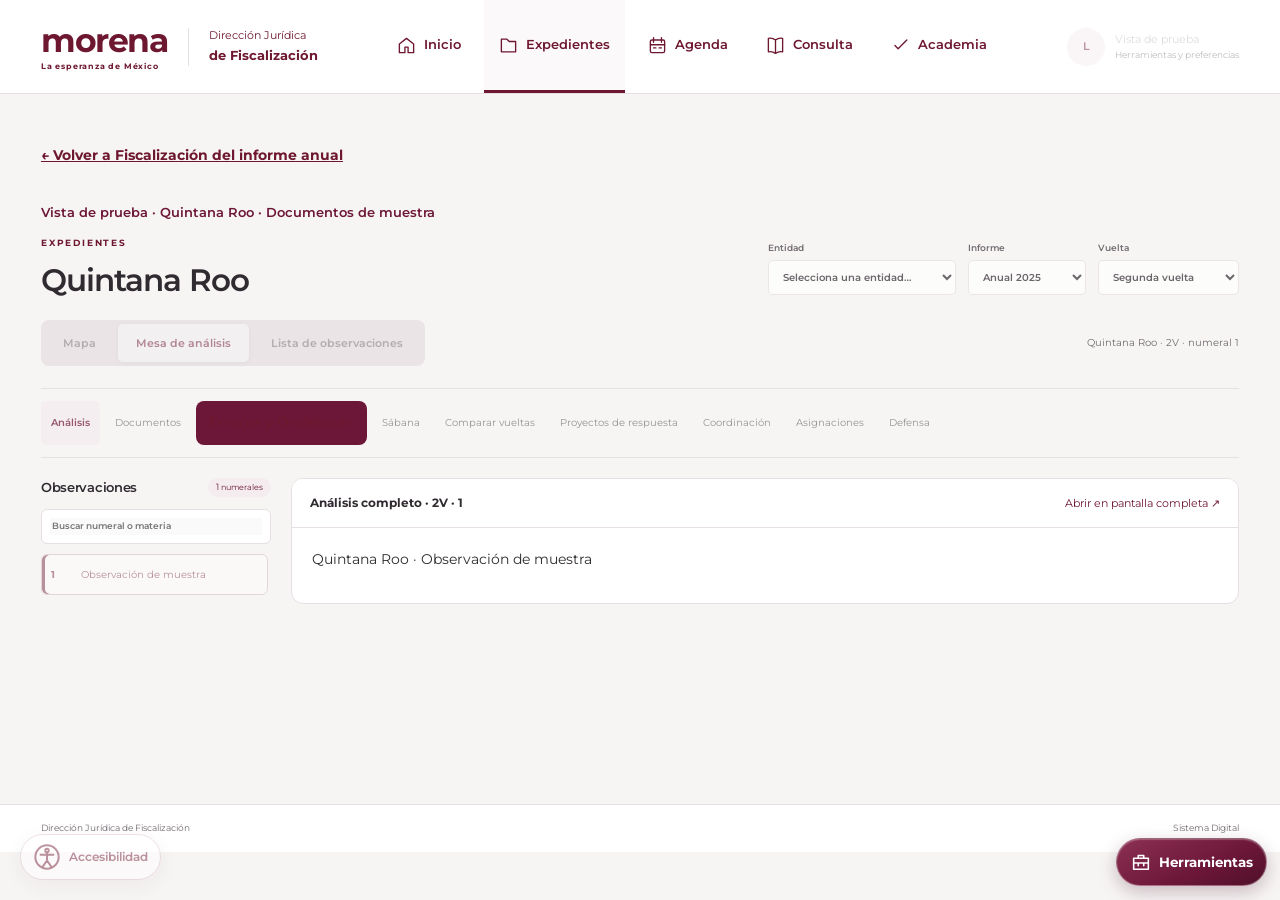
<file: mesa.html>
<!doctype html>
<html lang="es-MX"><head><meta charset="utf-8"><meta name="viewport" content="width=device-width,initial-scale=1"><meta name="author" content="Luis Montañez Escobar"><meta name="robots" content="noindex,nofollow"><title>Expedientes · Dirección Jurídica de Fiscalización</title><link rel="stylesheet" href="./assets/maqueta.css"><link rel="stylesheet" href="./assets/explorar.css"><link rel="stylesheet" href="./assets/operativo.css"><link rel="stylesheet" href="./assets/lectura.css"><link rel="stylesheet" href="./assets/accessibility.css"><link rel="stylesheet" href="./assets/demo.css"><link rel="stylesheet" href="./assets/secciones.css?v=1"><script src="./assets/ajuste-panel.js?v=2" defer></script><script src="./assets/mesa-panel.js?v=2" defer></script><link rel="stylesheet" href="./assets/herramientas.css?v=7"><script src="./assets/navegacion-djf.js?v=13" defer></script><script src="./assets/ine-fuentes.js?v=2" defer></script><script src="./assets/herramientas.js?v=15" defer></script><link rel="icon" href="data:,"></head><body class="">
<svg class="symbols" xmlns="http://www.w3.org/2000/svg"><symbol id="i-home" viewBox="0 0 24 24"><path d="m3 10 9-7 9 7v11h-7v-7h-4v7H3z"></path></symbol><symbol id="i-folder" viewBox="0 0 24 24"><path d="M3 7V4h7l3 3h8v13H3z"></path></symbol><symbol id="i-calendar" viewBox="0 0 24 24"><rect x="3" y="5" width="18" height="16" rx="2"></rect><path d="M7 2v6M17 2v6M3 11h18M7 15h3M14 15h3"></path></symbol><symbol id="i-book" viewBox="0 0 24 24"><path d="M12 5C8 2 3 3 3 3v17s5-1 9 2c4-3 9-2 9-2V3s-5-1-9 2ZM12 5v17"></path></symbol><symbol id="i-arrow" viewBox="0 0 24 24"><path d="M4 12h16m-6-6 6 6-6 6"></path></symbol><symbol id="i-search" viewBox="0 0 24 24"><circle cx="10.5" cy="10.5" r="7"></circle><path d="m16 16 5 5"></path></symbol><symbol id="i-file" viewBox="0 0 24 24"><path d="M5 2h9l5 5v15H5zM14 2v5h5M8 12h8M8 16h6"></path></symbol><symbol id="i-check" viewBox="0 0 24 24"><path d="m5 12 4 4L20 5"></path></symbol><symbol id="i-compare" viewBox="0 0 24 24"><path d="M3 3h7v18H3zM14 3h7v18h-7M6 7h1m10 0h1M6 11h1m10 0h1"></path></symbol><symbol id="i-grid" viewBox="0 0 24 24"><rect x="3" y="4" width="18" height="16" rx="1"></rect><path d="M3 10h18M9 4v16M15 10v10"></path></symbol></svg><a class="skip" href="#contenido-principal">Ir al contenido</a><header class="topbar"><a class="brand" href="#inicio" aria-label="Inicio"><span class="brand-mark">morena<span>La esperanza de México</span></span><span class="brand-line"></span><span class="brand-title">Dirección Jurídica<br><strong>de Fiscalización</strong></span></a><nav class="main-nav" aria-label="Navegación principal"><a href="#inicio" data-nav="inicio"><svg><use href="#i-home"></use></svg>Inicio</a><a href="./index.html" data-nav="expedientes" class="active" aria-current="page"><svg><use href="#i-folder"></use></svg>Expedientes</a><a href="#agenda" data-nav="agenda"><svg><use href="#i-calendar"></use></svg>Agenda</a><a href="#consulta" data-nav="consulta"><svg><use href="#i-book"></use></svg>Consulta</a><a><svg aria-hidden="true"><use href="#i-check"></use></svg>Academia</a></nav><button class="btn secondary" id="accessibility-open" aria-label="Accesibilidad" title="Accesibilidad" aria-haspopup="dialog" aria-controls="accessibility-dialog" disabled=""><svg viewBox="0 0 24 24" aria-hidden="true"><circle cx="12" cy="12" r="10"></circle><circle cx="12" cy="6.5" r="1.5"></circle><path d="M6.5 10h11M12 9v6m0 0-3.5 5m3.5-5 3.5 5"></path></svg>Accesibilidad</button><button class="profile" id="my-space" aria-label="Mi espacio y funciones" disabled=""><span id="profile-initials">L</span><span><span id="profile-name">Vista de prueba</span><small>Herramientas y preferencias</small></span></button></header>
<span id="context-label" hidden="">Quintana Roo · 2V · numeral 1</span>
<main id="contenido-principal" tabindex="-1"><a class="demo-map-back" href="./consulta.html?entidad=QROO&amp;tema=anual&amp;v=contenido-1">← Volver a Fiscalización del informe anual</a><p class="demo-notice">Vista de prueba · Quintana Roo · Documentos de muestra</p>

<section id="view-expedientes" class="view">
<div class="case-header"><div><p class="eyebrow">EXPEDIENTES</p><h1 id="state-heading">Quintana Roo</h1></div><div class="case-selectors"><label>Entidad<select id="state-select" disabled=""><option value="">Selecciona una entidad…</option><option value="CDMX">Ciudad de México</option><option value="COAH">Coahuila</option><option value="GRO">Guerrero</option><option value="HGO">Hidalgo</option><option value="JAL">Jalisco</option><option value="MICH">Michoacán</option><option value="MOR">Morelos</option><option value="NL">Nuevo León</option><option value="OAX">Oaxaca</option><option value="QRO">Querétaro</option><option value="QROO">Quintana Roo</option><option value="SLP">San Luis Potosí</option><option value="TLAX">Tlaxcala</option></select></label><label>Informe<select aria-label="Informe" disabled=""><option>Anual 2025</option></select></label><label>Vuelta<select id="round-select" disabled=""><option value="2">Segunda vuelta</option><option value="1">Primera vuelta</option></select></label></div></div>
<div class="explorer-toolbar"><div class="view-switch" role="group" aria-label="Vista de expedientes"><button data-case-view="mapa" aria-pressed="false" disabled="">Mapa</button><button data-case-view="mesa" aria-pressed="true" disabled="">Mesa de análisis</button><button data-case-view="lista" aria-pressed="false" disabled="">Lista de observaciones</button></div><p id="selection-label">Quintana Roo · 2V · numeral 1</p></div>


<div id="case-desk"><div class="case-toolbar"><nav class="case-tools" aria-label="Herramientas del expediente"><button data-case-tool="analysis" aria-pressed="true" disabled="">Análisis</button><button data-case-tool="documents" aria-pressed="false" disabled="">Documentos</button><a href="./consulta.html?entidad=QROO&amp;tema=oficios&amp;proceso=anual&amp;v=contenido-1" class="demo-office">Errores y Omisiones</a><button data-case-tool="sheet" aria-pressed="false" disabled="">Sábana</button><button data-case-tool="compare" aria-pressed="false" disabled="">Comparar vueltas</button><button data-case-tool="projects" aria-pressed="false" disabled="">Proyectos de respuesta</button><button data-case-tool="coordination" aria-pressed="false" disabled="">Coordinación</button><button data-case-tool="assignment" aria-pressed="false" disabled="">Asignaciones</button><button data-case-tool="defense" aria-pressed="false" disabled="">Defensa</button></nav></div>
<div class="operating-case"><aside class="observation-rail"><div class="rail-title"><h2>Observaciones</h2><span id="obs-count">1</span></div><label class="rail-search"><input id="obs-query" placeholder="Buscar numeral o materia" disabled=""></label><div id="observation-list"><button class="observation-item selected" data-number="1" disabled=""><span>1</span><span>Observación de muestra</span></button></div></aside><div class="operating-content"><div class="operating-frame-heading"><strong id="case-module-title">Análisis completo · 2V · 1</strong><a id="case-native" rel="noopener">Abrir en pantalla completa ↗</a></div><p class="demo-document">Quintana Roo · Observación de muestra</p></div></div></div>
</section>



</main><footer><span>Dirección Jurídica de Fiscalización</span><span>Sistema Digital</span></footer>
<div id="toast" class="toast" role="status" hidden=""></div>



</body></html>
</file>
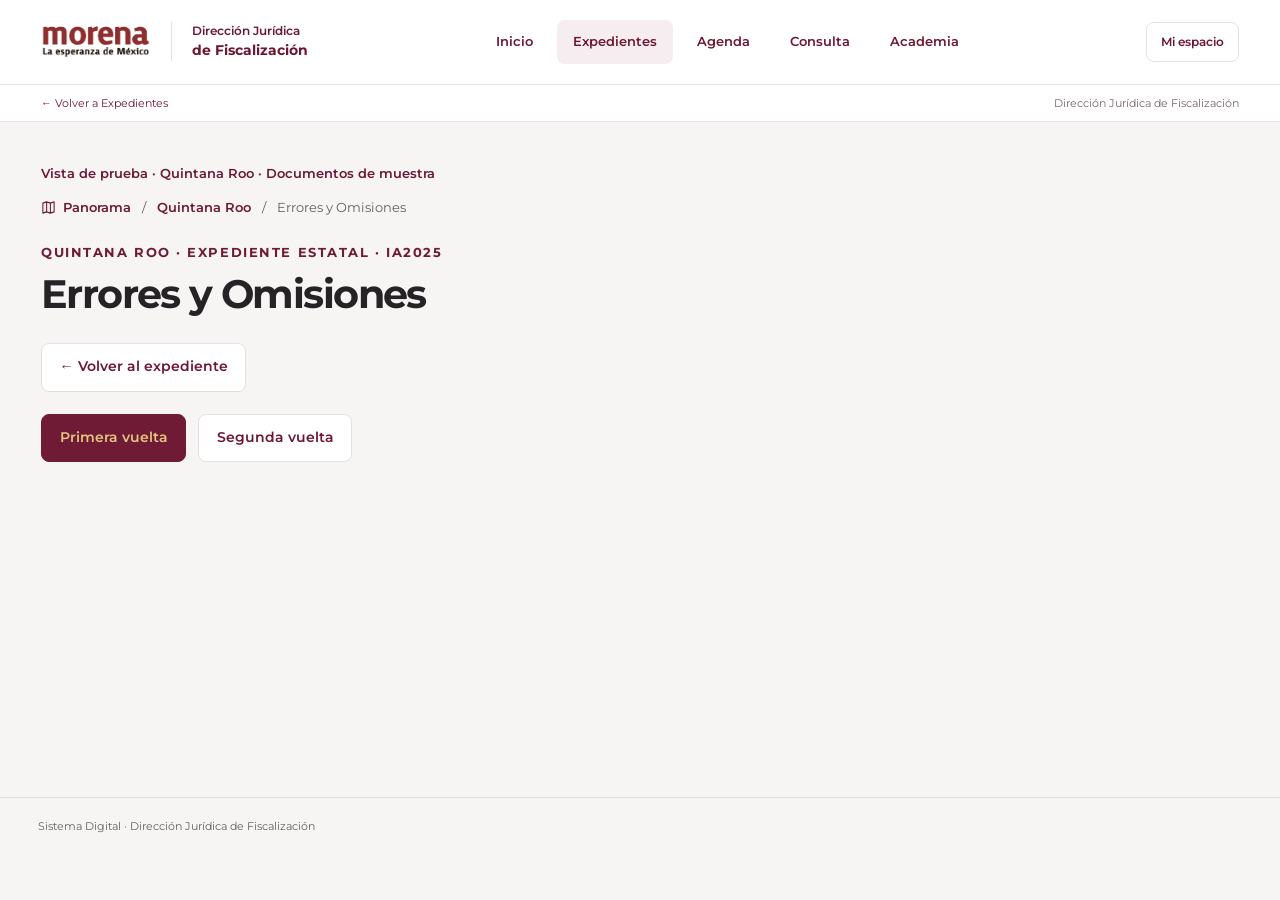
<file: oficios.html>
<!doctype html>
<html lang="es"><head>
<meta charset="utf-8">
<meta name="viewport" content="width=device-width, initial-scale=1">
<meta name="author" content="Luis Montañez Escobar">
<meta name="robots" content="noindex, nofollow, noarchive">

<title>Errores y Omisiones · Quintana Roo · Sistema Digital de la Dirección Jurídica de Fiscalización</title>
<link rel="stylesheet" href="./assets/tokens.css">
<link rel="stylesheet" href="./assets/auth.css">
<link rel="stylesheet" href="./assets/atlas.css">
<link rel="stylesheet" href="./assets/second-round.css">
<link rel="stylesheet" href="./assets/approved-ui.css">



<link rel="stylesheet" href="./assets/global.css"><link rel="stylesheet" href="./assets/lectura.css"><link rel="stylesheet" href="./assets/demo.css"></head>
<body class="atlas-shell"><header id="djf-workspace-nav"><a class="djf-brand"><img src="./assets/morena.png" alt="morena" width="110" height="37"><span>Dirección Jurídica<strong>de Fiscalización</strong></span></a><nav aria-label="Navegación principal"><a>Inicio</a><a href="./index.html" aria-current="page">Expedientes</a><a>Agenda</a><a>Consulta</a><a>Academia</a></nav><a class="djf-profile">Mi espacio</a></header><div class="djf-workspace-return"><a href="./index.html">← Volver a Expedientes</a><span>Dirección Jurídica de Fiscalización</span></div>
<a class="skip-link" href="#contenido-principal">Saltar al contenido</a>
<header class="atlas-topbar">
  <a class="atlas-brand" aria-label="Ir al Sistema Digital de la Dirección Jurídica de Fiscalización">
    <img src="./assets/morena.png" alt="morena" width="110" height="37">
    <span><strong>Sistema Digital</strong><small>Dirección Jurídica de Fiscalización</small></span>
  </a>
  <nav class="atlas-navigation" aria-label="Secciones principales">
    <a>Inicio</a>
    <a>Observaciones comunes</a>
    <a>Agenda</a>
    <details class="approved-more"><summary>Servicios</summary><div>
      <a>Mesa de trabajo</a>
      <a>Sesiones y versiones estenográficas</a>
      <a>Proceso electoral 2027</a>
      <a>Información electoral INE y OPLE</a>
      <a>Directorio institucional y partidista</a>
      <a>Mis expedientes y precedentes</a>
      <a>Normatividad y jurisprudencia</a>
      <a>Normativa y criterios jurisdiccionales</a>
      <a>Turno y asignación por áreas</a>
      <a>Ejercicios</a>
      <a>Resultados de capacitación</a>
      <a>Preferencias de consulta</a>
      <a>Reportes y correcciones</a>
      
    </div></details>
  </nav>
</header>

<main class="atlas-main" id="contenido-principal"><p class="demo-notice">Vista de prueba · Quintana Roo · Documentos de muestra</p><nav class="approved-crumbs" aria-label="Ubicación"><a><svg viewBox="0 0 24 24" aria-hidden="true" focusable="false"><path d="M3 5l6-2 6 2 6-2v16l-6 2-6-2-6 2ZM9 3v16M15 5v16" fill="none" stroke="currentColor" stroke-width="1.7" stroke-linecap="round" stroke-linejoin="round"></path></svg>Panorama</a><span>/</span><a>Quintana Roo</a><span>/</span><span>Errores y Omisiones</span></nav>
    <section aria-labelledby="state-office-title">
      <header class="approved-heading">
        <div><p class="approved-eyebrow">Quintana Roo · Expediente estatal · IA2025</p>
        <h1 id="state-office-title">Errores y Omisiones</h1></div>
      </header>
      <div class="approved-round-controls">
        <a class="approved-button approved-button--secondary" href="./index.html?entidad=QROO">← Volver al expediente</a>
      </div>
      <nav class="approved-round-controls" aria-label="Oficios por vuelta">
      <a class="approved-button" href="./primera.html">Primera vuelta</a>
      <a class="approved-button approved-button--secondary" href="./segunda.html">Segunda vuelta</a>
      </nav>
    </section></main>
<footer class="atlas-footer"><p>Sistema Digital · Dirección Jurídica de Fiscalización</p></footer>

</body></html>
</file>
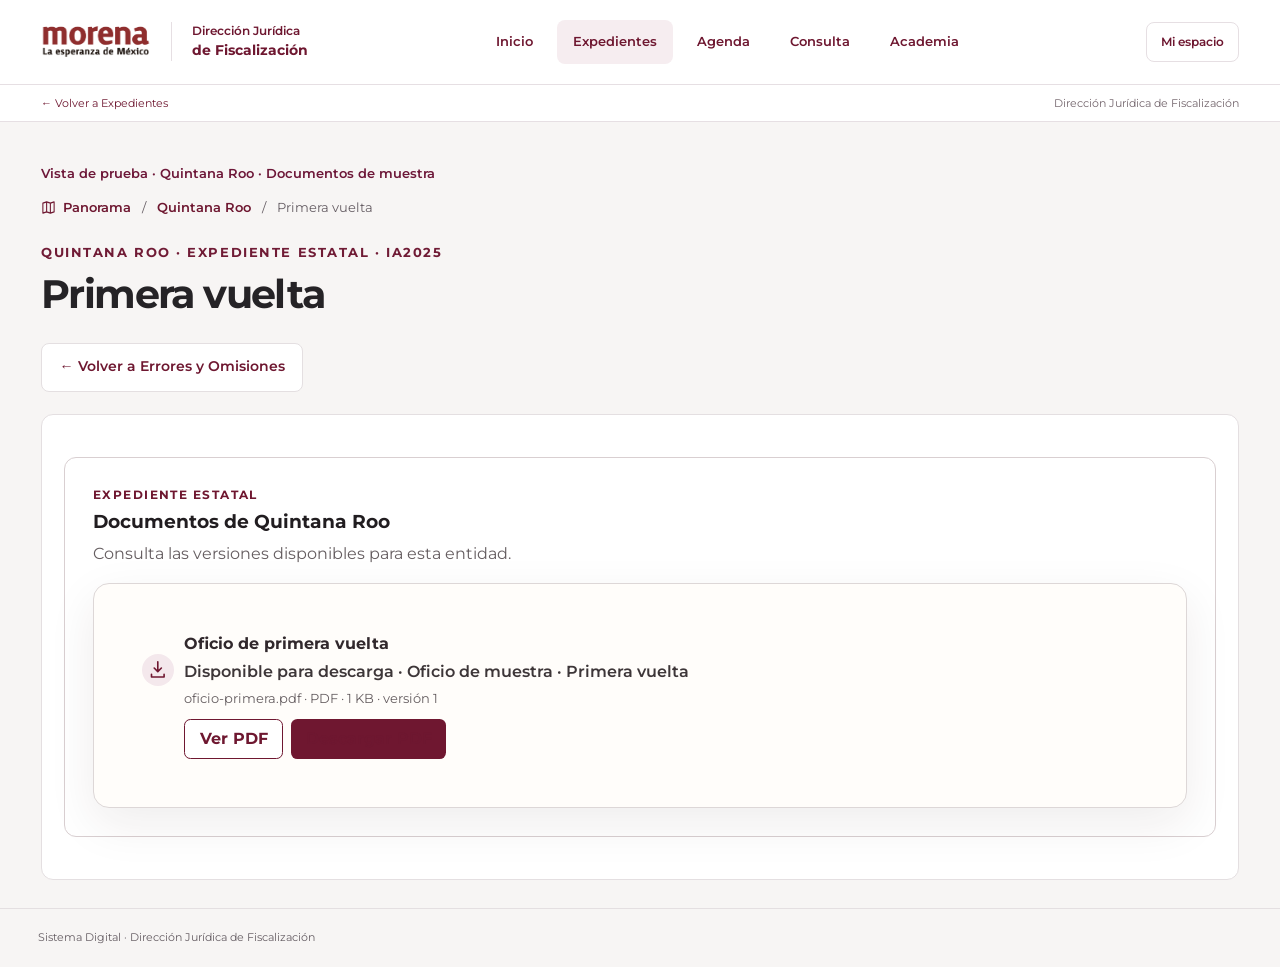
<file: primera.html>
<!doctype html>
<html lang="es"><head>
<meta charset="utf-8">
<meta name="viewport" content="width=device-width, initial-scale=1">
<meta name="author" content="Luis Montañez Escobar">
<meta name="robots" content="noindex, nofollow, noarchive">

<title>Primera vuelta · Quintana Roo · Sistema Digital de la Dirección Jurídica de Fiscalización</title>
<link rel="stylesheet" href="./assets/tokens.css">
<link rel="stylesheet" href="./assets/auth.css">
<link rel="stylesheet" href="./assets/atlas.css">
<link rel="stylesheet" href="./assets/second-round.css">
<link rel="stylesheet" href="./assets/approved-ui.css">



<link rel="stylesheet" href="./assets/global.css"><link rel="stylesheet" href="./assets/lectura.css"><link rel="stylesheet" href="./assets/demo.css"></head>
<body class="atlas-shell"><header id="djf-workspace-nav"><a class="djf-brand"><img src="./assets/morena.png" alt="morena" width="110" height="37"><span>Dirección Jurídica<strong>de Fiscalización</strong></span></a><nav aria-label="Navegación principal"><a>Inicio</a><a href="./index.html" aria-current="page">Expedientes</a><a>Agenda</a><a>Consulta</a><a>Academia</a></nav><a class="djf-profile">Mi espacio</a></header><div class="djf-workspace-return"><a href="./index.html">← Volver a Expedientes</a><span>Dirección Jurídica de Fiscalización</span></div>
<a class="skip-link" href="#contenido-principal">Saltar al contenido</a>
<header class="atlas-topbar">
  <a class="atlas-brand" aria-label="Ir al Sistema Digital de la Dirección Jurídica de Fiscalización">
    <img src="./assets/morena.png" alt="morena" width="110" height="37">
    <span><strong>Sistema Digital</strong><small>Dirección Jurídica de Fiscalización</small></span>
  </a>
  <nav class="atlas-navigation" aria-label="Secciones principales">
    <a>Inicio</a>
    <a>Observaciones comunes</a>
    <a>Agenda</a>
    <details class="approved-more"><summary>Servicios</summary><div>
      <a>Mesa de trabajo</a>
      <a>Sesiones y versiones estenográficas</a>
      <a>Proceso electoral 2027</a>
      <a>Información electoral INE y OPLE</a>
      <a>Directorio institucional y partidista</a>
      <a>Mis expedientes y precedentes</a>
      <a>Normatividad y jurisprudencia</a>
      <a>Normativa y criterios jurisdiccionales</a>
      <a>Turno y asignación por áreas</a>
      <a>Ejercicios</a>
      <a>Resultados de capacitación</a>
      <a>Preferencias de consulta</a>
      <a>Reportes y correcciones</a>
      
    </div></details>
  </nav>
</header>

<main class="atlas-main" id="contenido-principal"><p class="demo-notice">Vista de prueba · Quintana Roo · Documentos de muestra</p><nav class="approved-crumbs" aria-label="Ubicación"><a><svg viewBox="0 0 24 24" aria-hidden="true" focusable="false"><path d="M3 5l6-2 6 2 6-2v16l-6 2-6-2-6 2ZM9 3v16M15 5v16" fill="none" stroke="currentColor" stroke-width="1.7" stroke-linecap="round" stroke-linejoin="round"></path></svg>Panorama</a><span>/</span><a>Quintana Roo</a><span>/</span><span>Primera vuelta</span></nav>
    <section aria-labelledby="state-office-title">
      <header class="approved-heading">
        <div><p class="approved-eyebrow">Quintana Roo · Expediente estatal · IA2025</p>
        <h1 id="state-office-title">Primera vuelta</h1></div>
      </header>
      <div class="approved-round-controls">
        <a class="approved-button approved-button--secondary" href="./oficios.html">← Volver a Errores y Omisiones</a>
      </div>
      <div class="approved-surface approved-document-module"><section class="state-document-library" aria-labelledby="documents-QROO">
<div class="state-document-library__heading">
<p class="state-document-library__eyebrow">Expediente estatal</p>
<h3 id="documents-QROO">Documentos de Quintana Roo</h3>
<p>Consulta las versiones disponibles para esta entidad.</p>
</div>
<div class="state-document-library__grid"><article class="state-document state-document--available">
<div class="state-document__icon"><svg viewBox="0 0 24 24" aria-hidden="true" focusable="false">
<path d="M12 3v11m0 0 4-4m-4 4-4-4M5 17v3h14v-3" fill="none" stroke="currentColor" stroke-width="1.8" stroke-linecap="round" stroke-linejoin="round"></path>
</svg></div>
<div class="state-document__content">
<h4>Oficio de primera vuelta</h4>
<p class="state-document__status">Disponible para descarga · Oficio de muestra · Primera vuelta</p>






<p class="state-document__meta">oficio-primera.pdf · PDF · 1 KB · versión 1</p>

</div>
<div class="state-document__actions"><a class="state-document__action state-document__action--secondary" href="./oficio-primera.pdf">Ver PDF</a><a class="state-document__action" href="./oficio-primera.pdf">Descargar PDF</a></div>
</article></div>
</section></div>
    </section></main>
<footer class="atlas-footer"><p>Sistema Digital · Dirección Jurídica de Fiscalización</p></footer>

</body></html>
</file>
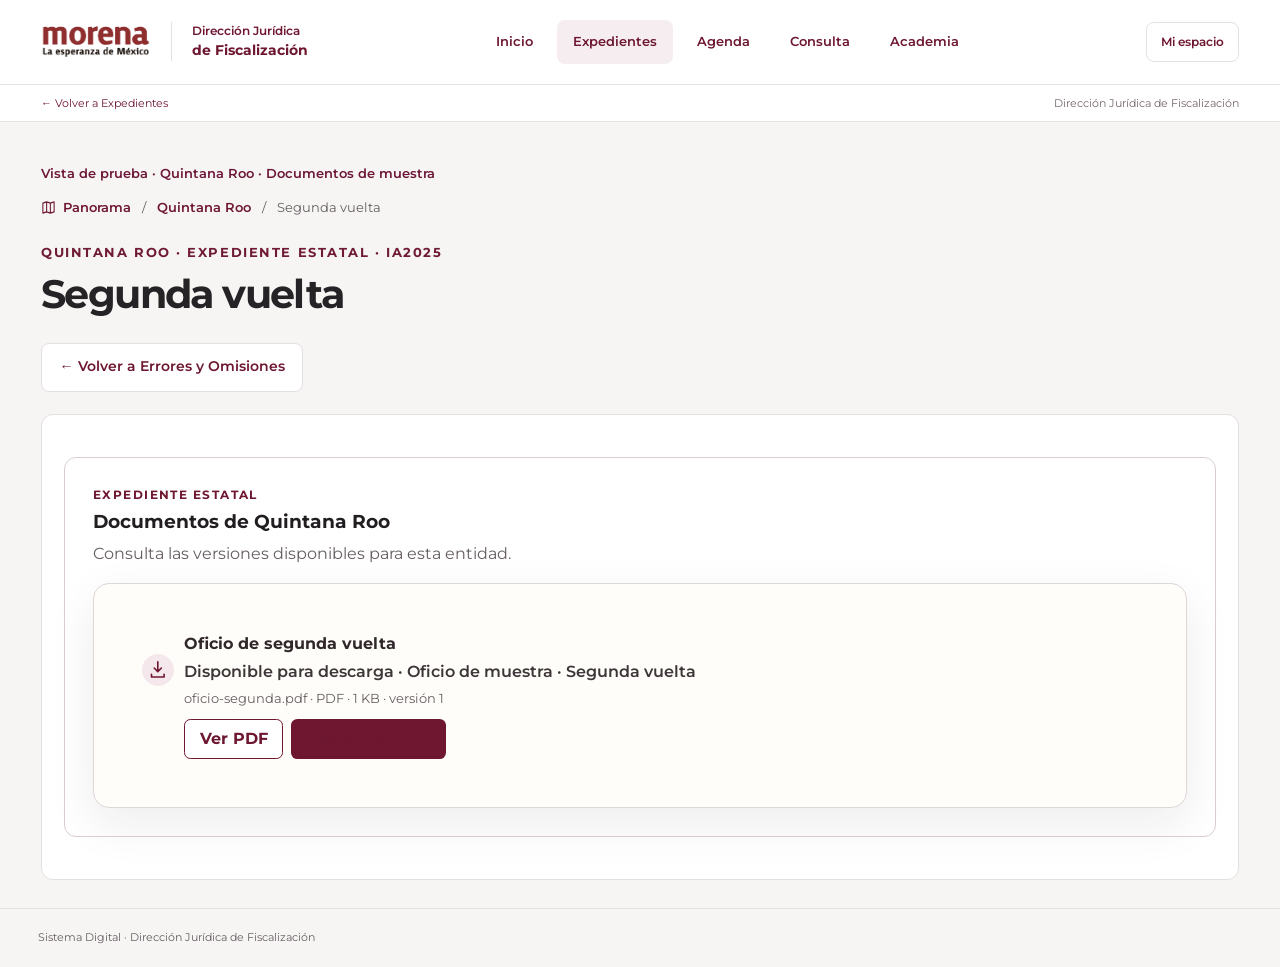
<file: segunda.html>
<!doctype html>
<html lang="es"><head>
<meta charset="utf-8">
<meta name="viewport" content="width=device-width, initial-scale=1">
<meta name="author" content="Luis Montañez Escobar">
<meta name="robots" content="noindex, nofollow, noarchive">

<title>Segunda vuelta · Quintana Roo · Sistema Digital de la Dirección Jurídica de Fiscalización</title>
<link rel="stylesheet" href="./assets/tokens.css">
<link rel="stylesheet" href="./assets/auth.css">
<link rel="stylesheet" href="./assets/atlas.css">
<link rel="stylesheet" href="./assets/second-round.css">
<link rel="stylesheet" href="./assets/approved-ui.css">



<link rel="stylesheet" href="./assets/global.css"><link rel="stylesheet" href="./assets/lectura.css"><link rel="stylesheet" href="./assets/demo.css"></head>
<body class="atlas-shell"><header id="djf-workspace-nav"><a class="djf-brand"><img src="./assets/morena.png" alt="morena" width="110" height="37"><span>Dirección Jurídica<strong>de Fiscalización</strong></span></a><nav aria-label="Navegación principal"><a>Inicio</a><a href="./index.html" aria-current="page">Expedientes</a><a>Agenda</a><a>Consulta</a><a>Academia</a></nav><a class="djf-profile">Mi espacio</a></header><div class="djf-workspace-return"><a href="./index.html">← Volver a Expedientes</a><span>Dirección Jurídica de Fiscalización</span></div>
<a class="skip-link" href="#contenido-principal">Saltar al contenido</a>
<header class="atlas-topbar">
  <a class="atlas-brand" aria-label="Ir al Sistema Digital de la Dirección Jurídica de Fiscalización">
    <img src="./assets/morena.png" alt="morena" width="110" height="37">
    <span><strong>Sistema Digital</strong><small>Dirección Jurídica de Fiscalización</small></span>
  </a>
  <nav class="atlas-navigation" aria-label="Secciones principales">
    <a>Inicio</a>
    <a>Observaciones comunes</a>
    <a>Agenda</a>
    <details class="approved-more"><summary>Servicios</summary><div>
      <a>Mesa de trabajo</a>
      <a>Sesiones y versiones estenográficas</a>
      <a>Proceso electoral 2027</a>
      <a>Información electoral INE y OPLE</a>
      <a>Directorio institucional y partidista</a>
      <a>Mis expedientes y precedentes</a>
      <a>Normatividad y jurisprudencia</a>
      <a>Normativa y criterios jurisdiccionales</a>
      <a>Turno y asignación por áreas</a>
      <a>Ejercicios</a>
      <a>Resultados de capacitación</a>
      <a>Preferencias de consulta</a>
      <a>Reportes y correcciones</a>
      
    </div></details>
  </nav>
</header>

<main class="atlas-main" id="contenido-principal"><p class="demo-notice">Vista de prueba · Quintana Roo · Documentos de muestra</p><nav class="approved-crumbs" aria-label="Ubicación"><a><svg viewBox="0 0 24 24" aria-hidden="true" focusable="false"><path d="M3 5l6-2 6 2 6-2v16l-6 2-6-2-6 2ZM9 3v16M15 5v16" fill="none" stroke="currentColor" stroke-width="1.7" stroke-linecap="round" stroke-linejoin="round"></path></svg>Panorama</a><span>/</span><a>Quintana Roo</a><span>/</span><span>Segunda vuelta</span></nav>
    <section aria-labelledby="state-office-title">
      <header class="approved-heading">
        <div><p class="approved-eyebrow">Quintana Roo · Expediente estatal · IA2025</p>
        <h1 id="state-office-title">Segunda vuelta</h1></div>
      </header>
      <div class="approved-round-controls">
        <a class="approved-button approved-button--secondary" href="./oficios.html">← Volver a Errores y Omisiones</a>
      </div>
      <div class="approved-surface approved-document-module"><section class="state-document-library" aria-labelledby="documents-QROO">
<div class="state-document-library__heading">
<p class="state-document-library__eyebrow">Expediente estatal</p>
<h3 id="documents-QROO">Documentos de Quintana Roo</h3>
<p>Consulta las versiones disponibles para esta entidad.</p>
</div>
<div class="state-document-library__grid"><article class="state-document state-document--available">
<div class="state-document__icon"><svg viewBox="0 0 24 24" aria-hidden="true" focusable="false">
<path d="M12 3v11m0 0 4-4m-4 4-4-4M5 17v3h14v-3" fill="none" stroke="currentColor" stroke-width="1.8" stroke-linecap="round" stroke-linejoin="round"></path>
</svg></div>
<div class="state-document__content">
<h4>Oficio de segunda vuelta</h4>
<p class="state-document__status">Disponible para descarga · Oficio de muestra · Segunda vuelta</p>






<p class="state-document__meta">oficio-segunda.pdf · PDF · 1 KB · versión 1</p>

</div>
<div class="state-document__actions"><a class="state-document__action state-document__action--secondary" href="./oficio-segunda.pdf">Ver PDF</a><a class="state-document__action" href="./oficio-segunda.pdf">Descargar PDF</a></div>
</article></div>
</section></div>
    </section></main>
<footer class="atlas-footer"><p>Sistema Digital · Dirección Jurídica de Fiscalización</p></footer>

</body></html>
</file>
<file: assets/maqueta.css>
@font-face{font-family:Montserrat;src:url(./montserrat-regular.woff2)}@font-face{font-family:Montserrat;src:url(./montserrat-semibold.woff2);font-weight:600}@font-face{font-family:Montserrat;src:url(./montserrat-bold.woff2);font-weight:700}
:root{--wine:#6e1730;--dark:#421326;--gold:#a7813d;--ink:#302b30;--muted:#726b71;--line:#e6dfe3;--paper:#fff;--bg:#f7f5f4;--tint:#f4ecef}*{box-sizing:border-box}body{margin:0;background:var(--bg);font-family:Montserrat,sans-serif;color:var(--ink);font-size:14px;line-height:1.65}button,input,select,textarea{font:inherit}button,a,input,select,textarea{-webkit-tap-highlight-color:transparent}button,a{touch-action:manipulation}button{cursor:pointer}a{color:inherit}button:focus-visible,a:focus-visible,input:focus-visible,select:focus-visible,textarea:focus-visible{outline:3px solid var(--gold);outline-offset:4px}svg{width:22px;height:22px;fill:none;stroke:currentColor;stroke-width:1.7;stroke-linecap:round;stroke-linejoin:round;flex-shrink:0}.symbols{position:absolute;width:0;height:0}.skip{position:fixed;top:-60px;left:12px;background:var(--wine);color:white;padding:8px;z-index:30}.skip:focus{top:8px}[hidden]{display:none!important}.topbar{height:94px;background:white;border-bottom:1px solid var(--line);display:flex;align-items:center;padding:0 3.2%;gap:3%;position:sticky;top:0;z-index:10}.brand{display:flex;align-items:center;gap:20px;text-decoration:none;flex-shrink:0}.brand-mark{font-size:33px;letter-spacing:-1.4px;color:var(--wine);font-weight:700;line-height:1.1}.brand-mark>span{display:block;font-size:8px;letter-spacing:.8px;margin-top:4px}.brand-line{height:38px;width:1px;background:var(--line)}.brand-title{font-size:11px;line-height:1.6}.brand-title strong{font-size:13px}.main-nav{display:flex;align-items:stretch;height:100%;gap:8px;margin:auto}.main-nav a{display:flex;align-items:center;gap:8px;padding:0 15px;border-bottom:3px solid transparent;text-decoration:none;font-size:13px;font-weight:600;color:var(--muted)}.main-nav a.active{border-bottom-color:var(--wine);color:var(--wine);background:#fcf9fa}.main-nav a:hover{color:var(--wine)}.main-nav svg{width:19px;height:19px}.profile{display:flex;align-items:center;gap:10px;border:0;background:none;text-align:left;font-size:11px;padding:0}.profile>span:first-child{display:grid;place-items:center;border-radius:50%;height:38px;width:38px;background:var(--tint);color:var(--wine);font-weight:600}.profile small{display:block;font-size:9px;color:var(--muted)}.preview-bar{display:flex;justify-content:space-between;gap:16px;padding:8px 3.2%;border-bottom:1px solid #e8ddc9;background:#f8f3e9;color:#74613d;font-size:10px}.preview-bar i{display:inline-block;width:6px;height:6px;border-radius:50%;background:var(--gold);margin-right:8px}.preview-bar>span:first-child{font-weight:600}main{max-width:1600px;margin:auto;padding:40px 3.2% 64px;min-height:calc(100vh - 190px)}.view{animation:appear .18s ease-out}@keyframes appear{from{opacity:.6;transform:translateY(4px)}to{opacity:1;transform:none}}.page-heading{display:flex;justify-content:space-between;align-items:center;gap:32px;margin-bottom:32px}h1,h2,h3,p{margin-top:0}h1{font-size:31px;line-height:1.25;letter-spacing:-1px;margin-bottom:12px;font-weight:600}h2{font-size:20px;line-height:1.35;font-weight:600;margin-bottom:12px;letter-spacing:-.3px}h3{font-size:17px;line-height:1.4;font-weight:600;margin-bottom:8px}p{margin-bottom:12px}.page-heading>div>p:last-child{color:var(--muted);margin:0;font-size:13px}.eyebrow{font-size:9px;letter-spacing:1.8px;font-weight:700;color:var(--wine);margin-bottom:10px}.muted{color:var(--muted);font-size:11px}.search-form{display:flex;align-items:center;gap:10px;border:1px solid var(--line);background:white;border-radius:8px;padding:10px 12px;min-width:310px}.search-form>svg{width:17px;color:var(--muted)}input{min-width:0}.search-form input{border:0;background:none;width:100%;font-size:11px;outline-offset:8px}.search-form button{border:0;background:none;color:var(--wine);padding:0;display:flex}.home-layout{display:grid;grid-template-columns:minmax(0,1.9fr) minmax(0,1fr);gap:24px}.continue-card{background:var(--dark);color:white;border-radius:12px;overflow:hidden;border:1px solid var(--dark)}.continue-top{display:flex;justify-content:space-between;gap:16px;border-bottom:1px solid #ffffff24;padding:19px 26px;font-size:10px;color:#e4cbd4}.tag{display:inline-block;border:1px solid var(--line);border-radius:4px;padding:5px 9px;font-size:9px;font-weight:600;letter-spacing:.5px}.tag.light{padding:0;border:0;color:#e4c78e;letter-spacing:1.5px;font-size:9px}.continue-body{display:flex;gap:28px;align-items:center;padding:32px 28px}.continue-body .eyebrow{color:#d6b47d}.continue-body h2{font-size:28px;letter-spacing:-.8px;margin-bottom:10px}.continue-body p:last-child{color:#d7c1cb;font-size:11px;margin-bottom:0}.state-shape{width:78px;height:100px;color:#e4c78e;display:flex;align-items:center;justify-content:center;flex-shrink:0}.state-shape svg{width:100%;height:100%;stroke:none;fill:currentColor}.continue-bottom{display:flex;justify-content:space-between;gap:20px;align-items:center;padding:0 28px 24px}.continue-bottom>span{font-size:10px;color:#d7c1cb}.btn{display:inline-flex;justify-content:center;align-items:center;gap:14px;border:1px solid transparent;border-radius:6px;padding:10px 16px;font-size:11px;font-weight:600;text-decoration:none;white-space:nowrap}.btn svg{width:17px;height:17px}.btn.primary{background:var(--wine);color:white}.continue-card .btn.primary{background:white;color:var(--wine)}.btn.secondary{background:white;border-color:var(--line);color:var(--wine)}.btn:hover{filter:brightness(.95)}.today-card{border:1px solid var(--line);border-radius:12px;padding:23px;background:white}.section-title{display:flex;gap:11px;align-items:center;color:var(--wine);margin-bottom:12px}.section-title h2{margin:0;font-size:16px}.section-title svg{width:20px}.date-line{display:flex;gap:15px;padding:15px 0;border-bottom:1px solid var(--line)}.date-line>div{width:38px;text-align:center;color:var(--wine);line-height:1.2}.date-line strong{display:block;font-size:24px;font-weight:600}.date-line>div>span{font-size:9px;letter-spacing:1px}.date-line p{font-size:11px;margin:0;font-weight:600}.date-line small{display:block;color:var(--muted);font-size:9px;font-weight:400;margin-top:4px}.text-link{display:inline-flex;align-items:center;gap:10px;color:var(--wine);font-weight:600;font-size:10px;border:0;background:none;padding:0;text-decoration:none}.text-link svg{width:16px}.today-card .text-link{margin-top:18px}.section-heading{display:flex;align-items:end;justify-content:space-between;gap:20px;margin:35px 0 16px}.section-heading h2,.section-heading .eyebrow{margin-bottom:5px}.area-grid{display:grid;grid-template-columns:repeat(3,minmax(0,1fr));gap:24px}.area-card{border:1px solid var(--line);background:white;border-radius:10px;padding:23px;text-decoration:none;transition:border-color .15s,transform .15s;display:flex;align-items:start;flex-direction:column}.area-card:hover{border-color:var(--wine);transform:translateY(-3px)}.icon-box{display:grid;place-items:center;width:42px;height:42px;color:var(--wine);background:var(--tint);border-radius:8px;margin-bottom:18px}.icon-box svg{width:23px}.area-card p{font-size:11px;color:var(--muted);max-width:300px;margin-bottom:22px}.card-link{display:flex;align-items:center;gap:12px;font-size:10px;color:var(--wine);font-weight:600;margin-top:auto}.card-link svg{width:17px}footer{display:flex;justify-content:space-between;border-top:1px solid var(--line);padding:16px 3.2%;font-size:9px;color:var(--muted);background:white}.case-header{display:flex;justify-content:space-between;align-items:center;gap:24px;margin-bottom:20px}.case-header h1{margin-bottom:0}.case-selectors{display:flex;gap:12px}label{display:flex;flex-direction:column;gap:5px;font-size:9px;font-weight:600;color:var(--muted)}select{border:1px solid var(--line);border-radius:5px;background:white;padding:9px 28px 9px 10px;color:var(--ink);font-size:10px;max-width:230px}.case-toolbar{display:flex;justify-content:space-between;align-items:center;gap:12px;padding:12px 0;border-top:1px solid var(--line);border-bottom:1px solid var(--line);margin-bottom:20px}.case-tools{display:flex;gap:5px}.case-tools button{display:flex;align-items:center;gap:7px;border:0;background:none;border-radius:5px;padding:8px 10px;font-size:10px;color:var(--muted)}.case-tools button[aria-pressed=true]{color:var(--wine);background:#eee4e8;font-weight:600}.case-tools svg{width:16px;height:16px}.case-workspace{display:grid;grid-template-columns:215px minmax(0,1fr) minmax(270px,.78fr);gap:18px;align-items:start}.observation-rail{min-width:0}.rail-title{display:flex;justify-content:space-between;align-items:center;margin-bottom:12px}.rail-title h2{font-size:13px;margin:0}.rail-title>span{background:var(--tint);border-radius:20px;color:var(--wine);font-size:9px;padding:2px 8px}.rail-search{display:flex;flex-direction:row;align-items:center;gap:8px;border:1px solid var(--line);border-radius:6px;padding:8px;background:white;margin-bottom:10px}.rail-search svg{width:14px;height:14px}.rail-search input{border:0;width:100%;font-size:9px}.observation-item{display:flex;gap:10px;width:100%;text-align:left;border:1px solid transparent;background:none;border-radius:6px;padding:12px 9px;color:var(--muted);font-size:10px;line-height:1.5;margin-bottom:3px}.observation-item span:first-child{font-weight:700;min-width:20px}.observation-item.selected{background:white;border-color:#cdb1bc;color:var(--wine);box-shadow:inset 3px 0 var(--wine)}#observation-list{max-height:550px;overflow:auto;padding-right:3px}.generic-link{display:flex;align-items:center;gap:8px;font-size:9px;font-weight:600;color:var(--wine);background:none;border:0;border-top:1px solid var(--line);padding:15px 3px;width:100%;text-align:left;margin-top:16px}.generic-link svg{width:14px}.analysis-panel,.source-panel{background:white;border:1px solid var(--line);border-radius:9px;min-width:0;overflow:hidden}.analysis-heading{padding:22px 22px 0}.analysis-heading h2{font-size:22px;letter-spacing:-.5px}.analysis-heading .eyebrow{margin-bottom:7px}.analysis-meta{display:flex;gap:12px;align-items:center;color:var(--muted);font-size:9px;padding-bottom:18px}.analysis-tabs{display:flex;overflow-x:auto;border-bottom:1px solid var(--line);margin:0 22px;gap:15px}.analysis-tabs button{border:0;border-bottom:2px solid transparent;padding:12px 0;background:none;font-size:9px;line-height:1.5;color:var(--muted);text-align:left;flex:1;min-width:70px}.analysis-tabs button[aria-selected=true]{color:var(--wine);border-bottom-color:var(--wine);font-weight:700}#analysis-content{padding:24px 22px;min-height:330px;font-size:11px}#analysis-content h3{font-size:14px;margin-bottom:12px}#analysis-content blockquote{margin:0;padding:15px 16px;border-left:3px solid var(--gold);background:#faf8f4;line-height:1.9;font-family:Georgia,serif;font-size:14px}#analysis-content .scope{color:var(--muted);font-size:9px;margin-top:16px}.content-label{font-size:9px;color:var(--wine);font-weight:600;margin:22px 0 7px}.source-short{font-size:9px;color:var(--muted)}.analysis-actions{padding:16px 22px;border-top:1px solid var(--line);display:flex;flex-wrap:wrap;gap:12px;align-items:center;justify-content:space-between}.context-note{font-size:9px;color:var(--muted);max-width:170px}.source-panel{background:#efedeb;padding:18px}.source-heading{display:flex;justify-content:space-between;align-items:start}.source-heading h2{font-size:14px;margin-bottom:10px}.source-heading .eyebrow{font-size:8px;margin-bottom:5px}.source-heading>svg{color:var(--wine);width:19px}.source-meta{font-size:8px;display:flex;justify-content:space-between;color:var(--muted);gap:7px;margin-bottom:12px}.document-paper{background:white;padding:23px 19px;box-shadow:0 2px 6px #302b3010;min-height:360px;max-height:550px;overflow:auto;border:1px solid #e5e0dc}.document-letterhead{font-family:Georgia,serif;font-size:10px;text-align:center;color:#272127;line-height:1.6}.document-letterhead span{display:block;font-size:9px}.document-rule{height:1px;background:#b3a6a9;margin:16px 0}.document-caption{font-size:8px;color:var(--muted)}#source-text{font:12px/1.9 Georgia,serif;color:#302b30;white-space:pre-line;overflow-wrap:anywhere}.source-panel>.text-link{margin-top:16px}.source-hint{font-size:9px;color:var(--muted);margin:12px 0 0}.response-editor{width:100%;min-height:195px;border:1px solid var(--line);padding:13px;border-radius:5px;font-size:11px;line-height:1.9;resize:vertical;color:var(--ink);background:#fffefa}.editor-footer{display:flex;justify-content:space-between;align-items:center;gap:10px;margin-top:10px}.editor-footer span{font-size:8px;color:var(--muted)}.empty-card{padding:18px;border:1px solid var(--line);border-radius:6px;background:#fbfaf9;font-size:11px}.empty-card h3{font-size:13px}.mini-table-wrap{overflow:auto}.mini-table{border-collapse:collapse;font-size:10px;width:100%;min-width:400px}.mini-table th,.mini-table td{text-align:left;padding:12px;border-bottom:1px solid var(--line);vertical-align:top}.mini-table th{color:var(--wine);background:var(--tint)}.mini-table button{border:0;background:none;color:var(--wine);text-align:left;font-size:10px;text-decoration:underline}.compare-grid{display:grid;grid-template-columns:1fr 1fr;gap:12px}.compare-grid>div{padding:15px;border:1px solid var(--line);border-radius:5px}.compare-grid h3{font-size:11px!important}.agenda-layout{display:grid;grid-template-columns:260px minmax(0,1fr);gap:32px}.agenda-filters{background:white;border:1px solid var(--line);border-radius:10px;padding:24px}.agenda-filters h2{font-size:15px}.agenda-filters label{margin:18px 0}.agenda-filters select{max-width:100%}.agenda-key{font-size:9px;margin-top:30px;color:var(--wine)}.dot{display:inline-block;width:7px;height:7px;background:var(--wine);border-radius:50%;margin-right:6px}.agenda-filters p{font-size:9px;color:var(--muted);margin-top:15px}.agenda-main .section-heading{margin-top:0}.agenda-event{display:flex;align-items:center;gap:24px;border:1px solid var(--line);background:white;border-radius:10px;padding:26px;margin-bottom:16px}.calendar-stamp{width:70px;flex-shrink:0;text-align:center;border:1px solid var(--line);border-top:4px solid var(--wine);border-radius:5px;padding:9px 4px;color:var(--wine);line-height:1.3}.calendar-stamp strong{display:block;font-size:28px}.calendar-stamp span{font-size:8px}.agenda-event h3{font-size:16px}.agenda-event p{font-size:11px;margin-bottom:5px}.agenda-event .eyebrow{font-size:8px}.agenda-event .btn{margin-left:auto}.consult-search{display:flex;flex-direction:row;align-items:center;gap:13px;background:white;border:1px solid #cdb1bc;border-radius:8px;padding:17px;max-width:900px}.consult-search svg{color:var(--wine);width:20px}.consult-search input{width:100%;border:0;font-size:13px}.filter-chips{display:flex;gap:8px;flex-wrap:wrap;margin:20px 0 30px}.filter-chips button{border:1px solid var(--line);border-radius:20px;padding:7px 14px;background:white;color:var(--muted);font-size:10px}.filter-chips button.selected{background:var(--wine);color:white;border-color:var(--wine)}.consult-results{display:grid;grid-template-columns:repeat(3,minmax(0,1fr));gap:20px}.consult-card{padding:24px;border:1px solid var(--line);border-radius:8px;background:white;display:flex;flex-direction:column;align-items:start}.consult-card h2{font-size:16px}.consult-card p{font-size:11px;color:var(--muted)}.consult-card .text-link{margin-top:auto}.consult-card .eyebrow{font-size:8px;color:var(--wine)}.toast{position:fixed;bottom:24px;left:50%;transform:translateX(-50%);background:var(--dark);color:white;padding:12px 22px;border-radius:7px;box-shadow:0 4px 18px #0002;font-size:11px;z-index:40;max-width:calc(100vw - 32px)}dialog{border:1px solid var(--line);border-radius:12px;padding:32px;max-width:540px;width:calc(100vw - 32px);color:var(--ink);font-size:13px}dialog::backdrop{background:#25121e70}.dialog-close{float:right;background:none;border:0;font-size:25px;color:var(--wine)}.dialog-states{display:flex;gap:8px;flex-wrap:wrap;margin:20px 0}.dialog-states span{background:var(--tint);border-radius:5px;padding:8px;font-size:10px}
@media(min-width:1600px){.topbar{padding-left:max(3.2%,calc((100vw - 1500px)/2));padding-right:max(3.2%,calc((100vw - 1500px)/2))}}@media(max-width:1200px){.brand-title{display:none}.brand-line{display:none}.topbar{gap:16px}.main-nav a{padding:0 11px}.profile>span:last-child{display:none}.case-workspace{grid-template-columns:180px minmax(0,1fr) 280px;gap:12px}.analysis-tabs{gap:10px;margin:0 15px}.analysis-tabs button{min-width:64px;font-size:8px}.analysis-heading{padding:18px 15px 0}#analysis-content{padding:20px 15px}.analysis-actions{padding:15px}.continue-body h2{font-size:25px}.agenda-event{gap:16px;padding:20px}.agenda-event .btn{font-size:9px}}@media(max-width:980px){.case-workspace{grid-template-columns:180px minmax(0,1fr)}.source-panel{grid-column:2}.home-layout{grid-template-columns:1.5fr 1fr}.continue-body{padding:25px 20px;gap:18px}.continue-body h2{font-size:23px}.state-shape{width:55px;height:90px}.continue-bottom{padding:0 20px 22px}.continue-bottom>span{display:none}.search-form{min-width:260px}.page-heading{gap:20px}h1{font-size:27px}.agenda-event{align-items:start;flex-wrap:wrap}.agenda-event .btn{margin-left:94px}.consult-results{grid-template-columns:repeat(2,minmax(0,1fr))}}@media(max-width:700px){.topbar{height:auto;min-height:76px;padding:13px 16px 0;flex-wrap:wrap;gap:0;position:relative}.brand{flex:1}.brand-mark{font-size:28px}.brand-mark>span{font-size:7px}.profile{margin-bottom:8px}.profile>span:first-child{width:32px;height:32px;font-size:10px}.main-nav{order:3;width:100%;height:51px;justify-content:space-between;margin-top:9px;gap:0}.main-nav a{font-size:10px;padding:0 7px;gap:6px}.main-nav svg{width:16px;height:16px}.preview-bar{padding:8px 16px;font-size:8px}.preview-bar>span:last-child{display:none}main{padding:26px 16px 35px}.page-heading{display:block;margin-bottom:23px}h1{font-size:28px;letter-spacing:-.8px}.page-heading>div>p:last-child{font-size:11px}.search-form{margin-top:22px;min-width:0;width:100%}.home-layout{grid-template-columns:1fr;gap:16px}.continue-top{padding:17px 19px;font-size:9px}.tag.light{font-size:8px}.continue-body{padding:25px 19px;gap:17px}.continue-body h2{font-size:24px}.continue-body .eyebrow{font-size:8px;letter-spacing:1.1px}.continue-body p:last-child{font-size:9px}.continue-bottom{padding:0 19px 22px;justify-content:end}.state-shape{width:53px;height:85px}.today-card{padding:21px}.date-line{padding:13px 0}.area-grid{grid-template-columns:1fr;gap:12px}.area-card{display:grid;grid-template-columns:42px 1fr;column-gap:16px;padding:20px}.icon-box{grid-row:1/4;margin:0}.area-card h3{margin:0 0 5px}.area-card p{font-size:10px;max-width:none;margin-bottom:13px}.card-link{grid-column:2}.section-heading{margin-top:28px}.section-heading>span{display:none}.section-heading h2{font-size:19px}footer{padding:16px;display:block;line-height:2}footer span{display:block}.case-header{display:block;margin-bottom:15px}.case-header h1{font-size:27px;margin-bottom:17px}.case-selectors{gap:7px;flex-wrap:wrap}.case-selectors label:first-child{flex:1;min-width:170px}.case-selectors label:first-child select{max-width:100%;width:100%}.case-selectors label{flex:1}.case-selectors select{font-size:9px;padding:9px 20px 9px 8px;width:100%;max-width:none}.case-toolbar{align-items:start;flex-direction:column;gap:9px;margin-bottom:16px}.case-tools{width:100%;gap:2px}.case-tools button{font-size:9px;padding:8px 6px;gap:5px}.case-tools svg{width:14px;height:14px}.case-toolbar>.text-link{font-size:9px;align-self:end}.case-workspace{display:block}.observation-rail{margin-bottom:18px}.rail-title{margin-bottom:9px}.rail-search{margin-bottom:8px}#observation-list{display:flex;max-height:none;overflow:auto;gap:7px;padding-bottom:6px}.observation-item{min-width:160px;max-width:180px;margin:0;padding:10px 8px;border:1px solid var(--line);background:#faf8f7;font-size:9px}.observation-item>span:last-child{max-height:44px;overflow:hidden}.generic-link{display:none}.analysis-panel{margin-bottom:18px}.analysis-heading h2{font-size:22px}.analysis-tabs button{font-size:8px;min-width:72px}.analysis-tabs{gap:12px}#analysis-content{min-height:260px;font-size:11px}.analysis-actions .context-note{max-width:115px;font-size:8px}.analysis-actions .btn{font-size:10px;padding:9px 11px;gap:8px}.source-panel{margin-top:18px}.document-paper{max-height:420px;min-height:270px}.agenda-layout{display:block}.agenda-filters{margin-bottom:22px;padding:18px}.agenda-filters label{display:inline-flex;width:48%;margin:8px 0}.agenda-filters h2{font-size:13px}.agenda-key{margin-top:13px}.agenda-filters p{margin-bottom:0}.agenda-event{gap:15px;padding:18px}.calendar-stamp{width:55px}.calendar-stamp strong{font-size:24px}.agenda-event>div:nth-child(2){flex:1}.agenda-event h3{font-size:14px}.agenda-event p{font-size:10px}.agenda-event .btn{margin-left:70px}.consult-results{grid-template-columns:1fr;gap:12px}.consult-search{padding:13px}.consult-search input{font-size:10px}.page-heading>.btn{margin-top:18px}.page-heading>.tag{margin-top:16px}.filter-chips{gap:6px;margin:17px 0 22px}.filter-chips button{font-size:9px;padding:7px 11px}.consult-card{padding:21px}.compare-grid{grid-template-columns:1fr}.btn{min-height:38px}}
.home-layout>*,.area-grid>*,.continue-body>div:last-child{min-width:0}.continue-body p:last-child{overflow-wrap:anywhere}
.rail-title>span::after{content:" de muestra";font-size:8px}#source-text{white-space:normal}
@media(max-width:700px){.main-nav a{flex:1;flex-direction:column;justify-content:center;gap:2px;padding:4px 2px;min-width:0}.main-nav{height:57px}}
@media(prefers-reduced-motion:reduce){*{animation:none!important;transition:none!important;scroll-behavior:auto!important}}
</file>
<file: assets/explorar.css>
/* Luis Montañez Escobar */
@media(min-width:1101px){.home-summary-row>.panorama-panel{contain:size}}
.home-summary-row{display:grid;grid-template-columns:repeat(4,minmax(0,1fr));gap:20px;align-items:stretch;margin-bottom:28px}.home-summary-row>*{min-width:0;min-height:0}.home-summary-row>.panorama-panel{grid-column:span 2;margin:0;border:1px solid var(--line);background:white;border-radius:12px;padding:20px;display:flex;flex-direction:column;overflow:hidden}.home-summary-row>.continue-card,.home-summary-row>.today-card{aspect-ratio:1;overflow:hidden}.home-summary-row>.panorama-panel>.section-heading{margin:0 0 8px;align-items:start;gap:10px}.home-summary-row>.panorama-panel .section-heading .eyebrow{display:none}.home-summary-row>.panorama-panel .section-heading h2{font-size:19px;margin:0}.home-summary-row>.panorama-panel .section-heading>.tag{font-size:7px;letter-spacing:.2px;padding:4px 6px;white-space:nowrap;margin:0}.home-summary-row>.panorama-panel>.muted{font-size:9px;line-height:1.5;margin-bottom:10px}.home-summary-row .panorama-grid{display:flex;flex-direction:column;gap:0;min-height:0;flex:1}.home-summary-row .panorama-grid>article{padding:9px 0;border:0;border-top:1px solid var(--line);border-radius:0;display:grid;grid-template-columns:minmax(0,1fr) auto;column-gap:14px;align-items:center}.home-summary-row .panorama-grid .eyebrow{font-size:7px;letter-spacing:1px;margin:0 0 3px;grid-column:1}.home-summary-row .panorama-grid h3{font-size:11px;line-height:1.45;margin:0;grid-column:1}.home-summary-row .panorama-grid p:not(.eyebrow){display:none}.home-summary-row .panorama-grid .text-link{grid-column:2;grid-row:1/3;font-size:8px;white-space:nowrap;margin:0}.home-summary-row .panorama-open-all{margin-top:12px;padding-top:10px;border-top:1px solid var(--line);flex-shrink:0;font-size:10px}.home-summary-row>.continue-card{display:flex;flex-direction:column}.home-summary-row .continue-top{padding:14px 17px;font-size:8px;gap:8px}.home-summary-row .continue-top .tag{font-size:7px;letter-spacing:1px}.home-summary-row .continue-top>span:last-child{font-size:7px;white-space:nowrap}.home-summary-row .continue-body{padding:18px 17px;gap:13px;flex:1}.home-summary-row .continue-body .state-shape{width:40px;height:68px}.home-summary-row .continue-body .eyebrow{font-size:7px;letter-spacing:.7px;margin-bottom:8px}.home-summary-row .continue-body h2{font-size:20px;line-height:1.25;margin-bottom:8px;display:-webkit-box;-webkit-line-clamp:3;-webkit-box-orient:vertical;overflow:hidden}.home-summary-row .continue-body p:last-child{font-size:8px;line-height:1.5;display:-webkit-box;-webkit-line-clamp:2;-webkit-box-orient:vertical;overflow:hidden}.home-summary-row .continue-bottom{padding:0 17px 17px;justify-content:flex-end}.home-summary-row .continue-bottom>span{display:none}.home-summary-row .continue-bottom .btn{font-size:10px;min-height:36px;padding:9px 12px;gap:8px;white-space:normal}.home-summary-row>.today-card{padding:18px;display:flex;flex-direction:column}.home-summary-row .section-title{gap:8px;margin-bottom:8px}.home-summary-row .section-title h2{font-size:14px}.home-summary-row .section-title svg{width:18px}.home-summary-row .today-card>.muted{font-size:8px;margin-bottom:7px}.home-summary-row .date-line{gap:10px;padding:12px 0}.home-summary-row .date-line>div{width:33px;flex-shrink:0}.home-summary-row .date-line strong{font-size:24px}.home-summary-row .date-line p{font-size:10px}.home-summary-row .date-line small{font-size:8px;line-height:1.5}.home-summary-row .today-card>.text-link{margin-top:auto;padding-top:12px;font-size:9px}
@media(min-width:1101px) and (max-width:1250px){.home-summary-row{gap:16px}.home-summary-row>.panorama-panel{padding:16px}.home-summary-row .panorama-grid>article{padding:7px 0}.home-summary-row .panorama-grid h3{font-size:10px}.home-summary-row .panorama-grid .text-link{font-size:7px}.home-summary-row>.panorama-panel .section-heading h2{font-size:17px}.home-summary-row>.panorama-panel .section-heading>.tag{font-size:6px}.home-summary-row .continue-top{padding:10px 13px;flex-wrap:wrap;gap:3px}.home-summary-row .continue-body{padding:11px 13px;gap:9px}.home-summary-row .continue-body h2{font-size:18px}.home-summary-row .continue-body .state-shape{width:30px;height:55px}.home-summary-row .continue-bottom{padding:0 13px 13px}.home-summary-row>.today-card{padding:14px}.home-summary-row .date-line{padding:9px 0}.home-summary-row .section-title h2{font-size:12px}}
@media(min-width:601px) and (max-width:1100px){.home-summary-row{grid-template-columns:repeat(2,minmax(0,1fr));gap:18px}.home-summary-row>.panorama-panel{min-height:300px}.home-summary-row .continue-body h2{font-size:25px}.home-summary-row .continue-body .state-shape{width:64px;height:100px}.home-summary-row .continue-top{font-size:10px;padding:20px}.home-summary-row .continue-top .tag{font-size:9px}.home-summary-row .continue-body{padding:24px;gap:22px}.home-summary-row .continue-body .eyebrow{font-size:8px}.home-summary-row .continue-body p:last-child{font-size:10px}.home-summary-row>.today-card{padding:25px}.home-summary-row .section-title h2{font-size:18px}.home-summary-row .today-card>.muted{font-size:10px}.home-summary-row .date-line{padding:20px 0}.home-summary-row .date-line p{font-size:13px}.home-summary-row .date-line small{font-size:10px}.home-summary-row .date-line strong{font-size:30px}}
@media(max-width:600px){.home-summary-row{grid-template-columns:minmax(0,1fr);gap:14px}.home-summary-row>.panorama-panel{grid-column:auto;min-height:330px;padding:18px}.home-summary-row>.panorama-panel>.section-heading{display:block}.home-summary-row>.panorama-panel .section-heading>.tag{display:inline-block;margin-top:7px;font-size:7px}.home-summary-row .panorama-grid>article{column-gap:8px;padding:11px 0}.home-summary-row .panorama-grid h3{font-size:10px}.home-summary-row .panorama-grid .text-link{font-size:7px;white-space:normal;max-width:68px;text-align:left}.home-summary-row>.today-card{padding:22px}.home-summary-row .section-title h2{font-size:16px}.home-summary-row .today-card>.muted{font-size:9px}.home-summary-row .date-line{padding:16px 0}.home-summary-row .date-line p{font-size:11px}.home-summary-row .date-line small{font-size:9px}.home-summary-row .continue-body h2{font-size:23px}.home-summary-row .continue-body .state-shape{width:48px;height:80px}.home-summary-row .continue-top{padding:16px 20px}.home-summary-row .continue-body{padding:20px;gap:18px}.home-summary-row .continue-bottom{padding:0 20px 20px}.home-summary-row .continue-body .eyebrow{font-size:8px}.home-summary-row .continue-body p:last-child{font-size:9px}}
.loading-real main{visibility:hidden}.loading-real footer{display:none}#real-loading{position:absolute;top:240px;left:5%;right:5%;padding:35px;border:1px solid var(--line);border-radius:10px;background:white;max-width:800px;margin:auto}#real-loading h2{font-size:22px}#real-loading p{color:var(--muted);font-size:12px}#real-loading .text-link{margin-left:20px}.panorama-panel{margin-bottom:27px}.panorama-panel>.section-heading{margin-top:0}.panorama-grid{display:grid;grid-template-columns:repeat(3,minmax(0,1fr));gap:14px}.panorama-grid>article{padding:20px;background:white;border:1px solid var(--line);border-radius:9px;display:flex;flex-direction:column}.panorama-grid h3{font-size:13px;line-height:1.6}.panorama-grid p:not(.eyebrow){font-size:10px;color:var(--muted)}.panorama-grid .text-link{margin-top:auto}.panorama-full{margin-top:15px;background:white;border:1px solid var(--line);border-radius:8px;padding:15px 20px}.panorama-full>summary{font-size:11px;color:var(--wine);font-weight:600;cursor:pointer}.home-electoral-brief{padding-top:20px;font-size:11px}.home-brief-heading{display:flex;gap:18px;align-items:baseline}.home-brief-heading h3{font-size:16px}.home-brief-heading>span{font-size:9px;color:var(--muted)}.home-brief-topic{border-top:1px solid var(--line);padding:14px 0}.home-brief-topic>summary{font-size:11px;font-weight:600;color:var(--wine);cursor:pointer}.home-brief-topic p{margin-top:13px;font-size:11px}.home-brief-topic a{font-size:10px;color:var(--wine)}.home-brief-sources{display:grid;grid-template-columns:1fr 1fr;gap:20px}.home-source-note{font-size:10px;color:var(--muted)}.home-brief-lead{font-size:14px;color:var(--wine);font-weight:600;margin-top:18px}.literal-passage{white-space:pre-wrap;overflow:auto;max-height:460px;font-size:11px;line-height:1.9;overflow-wrap:anywhere;margin:15px 0;padding-right:8px}.voice-segment{padding-bottom:15px;border-bottom:1px solid var(--line);margin-bottom:18px}.first-reference{margin-bottom:25px}.first-reference h4{font-size:12px}.connected-heading{display:flex;gap:25px;justify-content:space-between;align-items:start;margin-bottom:16px}.connected-heading h1{font-size:27px}.connected-heading p:not(.eyebrow){font-size:11px;color:var(--muted)}.connected-notice{padding:12px 16px;border:1px solid #e8ddc9;background:#f8f3e9;color:#74613d;font-size:10px;border-radius:6px}.connected-links{display:flex;justify-content:space-between;align-items:center;margin:15px 0;font-size:10px;color:var(--wine)}#connected-frame{width:100%;height:78vh;min-height:550px;border:1px solid var(--line);border-radius:8px;background:white}#response-source-real{margin-bottom:25px;border-bottom:1px solid var(--line);padding-bottom:12px}#response-source-real>details{margin-bottom:13px}#response-source-real summary{color:var(--wine);cursor:pointer;font-size:11px}#panorama-dialog{width:min(760px,calc(100vw - 24px));max-width:none}.rail-title>span::after{content:" numerales"}
@media(max-width:700px){.panorama-grid{grid-template-columns:1fr;gap:10px}.panorama-grid>article{padding:16px}.panorama-grid h3{font-size:12px}.panorama-panel .section-heading{display:block}.panorama-panel .section-heading>.tag{display:inline-block;margin-top:8px;font-size:8px}.panorama-panel>.muted{font-size:10px}.home-brief-heading{display:block}.home-brief-sources{grid-template-columns:1fr}.panorama-full{padding:13px 16px}.connected-heading{display:block}.connected-heading>.btn{margin-top:6px}.connected-heading h1{font-size:24px}.connected-notice{font-size:9px}#connected-frame{min-height:600px;height:78vh}.literal-passage{font-size:10px;max-height:390px}#real-loading{top:220px;padding:24px}#real-loading .text-link{margin:15px 0 0;display:block}}
#assistant-launcher{position:static;box-shadow:none;padding:7px 12px;border-radius:6px;min-height:38px;flex-shrink:0}
#assistant-launcher small,#assistant-launcher .assistant-mark{display:none}
body #private-review-launcher{position:static;z-index:auto;min-height:38px;padding:7px 12px;border-radius:6px;box-shadow:none;font-size:10px;gap:7px;flex-shrink:0}
body #private-review-launcher svg{width:16px;height:16px}
body .trial-tools{position:sticky;top:94px;z-index:12;align-items:center;gap:12px}
body .trial-tools>span{flex:1}
@media(max-width:700px){body .trial-tools{top:0;gap:6px;justify-content:space-between}body .trial-tools>span{display:none}#assistant-launcher,body #private-review-launcher{font-size:9px;padding:7px 8px}#open-functions{font-size:9px}}
.trial-tools{display:flex;justify-content:space-between;gap:16px;padding:10px 3.2%;background:#fff;font-size:10px;border-bottom:1px solid var(--line);color:var(--muted)}
.explorer-toolbar{display:flex;justify-content:space-between;align-items:center;gap:15px;margin-bottom:22px}.explorer-toolbar p{font-size:10px;color:var(--muted);margin:0}.view-switch{display:flex;padding:4px;gap:4px;background:#eae4e6;border-radius:8px}.view-switch button{padding:10px 18px;background:transparent;border:0;border-radius:5px;font-size:11px;color:var(--muted);font-weight:600}.view-switch button[aria-pressed=true]{background:white;color:var(--wine);box-shadow:0 1px 5px #42132612}.map-layout{display:grid;grid-template-columns:minmax(0,2.2fr) minmax(260px,1fr);gap:24px}.map-card,.map-detail{background:white;border:1px solid var(--line);border-radius:12px;padding:26px;min-width:0}.map-title{display:flex;align-items:baseline;justify-content:space-between;gap:12px}.map-title h2{font-size:18px}.map-title span{font-size:10px;color:var(--muted)}.preview-mexico{width:100%;height:auto;max-height:490px;fill:#e5e2e6;stroke:#fff;stroke-width:1.2;stroke-linejoin:round}.preview-mexico .map-region{vector-effect:non-scaling-stroke}.preview-mexico a{fill:var(--wine);cursor:pointer}.preview-mexico a:hover,.preview-mexico a.map-selected{fill:var(--gold)}.preview-mexico a:focus-visible{outline:none}.preview-mexico a:focus-visible path{stroke:var(--dark);stroke-width:3}.map-legend{display:flex;gap:20px;flex-wrap:wrap;font-size:9px;padding:14px 0}.map-legend i{display:inline-block;width:9px;height:9px;margin-right:7px;border-radius:2px;background:var(--wine)}.map-legend span:last-child i{background:#e5e2e6}.map-card>.muted{font-size:9px;margin-bottom:0}.map-detail{display:flex;flex-direction:column;align-items:start}.map-detail>.state-shape{height:90px;width:70px;color:var(--wine);margin-bottom:20px}.map-detail h2{font-size:25px}.map-detail>p:not(.eyebrow){font-size:11px;color:var(--muted)}.map-detail>.text-link{margin-top:18px}.map-counts{display:flex;gap:30px;margin:15px 0 22px}.map-counts div{display:flex;flex-direction:column-reverse}.map-counts dt{font-size:9px;max-width:110px;color:var(--muted)}.map-counts dd{font-size:27px;font-weight:600;margin:0;color:var(--wine)}.state-pills{display:flex;gap:8px;flex-wrap:wrap;margin-top:18px}.state-pills button{border:1px solid var(--line);background:white;border-radius:5px;padding:8px 13px;font-size:10px}.state-pills button[aria-pressed=true]{background:var(--wine);color:white;border-color:var(--wine)}.list-filters{display:grid;grid-template-columns:minmax(0,2fr) 1fr 1fr auto;gap:13px;align-items:end;background:white;padding:20px;border:1px solid var(--line);border-radius:10px}.list-filters input,.function-group input,#function-query{border:1px solid var(--line);border-radius:5px;padding:10px;background:white;font-size:11px;width:100%;color:var(--ink)}.list-filters select{width:100%;max-width:none}.list-summary{display:flex;justify-content:space-between;align-items:center;margin:20px 0 12px;gap:20px}.list-summary>p{margin:0;font-size:11px;color:var(--muted)}.list-summary label{flex-direction:row;align-items:center}.general-table-wrap{overflow:auto;border:1px solid var(--line);border-radius:9px;background:white}.general-table{width:100%;border-collapse:collapse;text-align:left;font-size:11px;min-width:680px}.general-table th{font-size:9px;letter-spacing:.3px;padding:14px;color:var(--wine);background:var(--tint);white-space:nowrap}.general-table td{padding:16px 14px;border-top:1px solid var(--line);vertical-align:top}.general-table td:nth-child(1){min-width:120px;font-weight:600}.list-title{line-height:1.5;font-size:11px;margin:0 0 7px;max-width:600px}.general-table small{color:var(--muted);font-size:9px}.work-badge{font-size:9px;color:var(--wine);background:var(--tint);padding:4px 7px;display:inline-block;border-radius:4px;white-space:nowrap}.list-pagination{display:flex;align-items:center;justify-content:center;gap:25px;margin-top:20px;font-size:10px}button:disabled{opacity:.45;cursor:default}.case-tools{flex-wrap:wrap}.case-toolbar{align-items:start}.case-more{margin-top:25px;border:1px solid var(--line);padding:16px 20px;border-radius:8px;background:white;font-size:11px}.case-more summary{color:var(--wine);cursor:pointer;font-weight:600}.resource-links{display:grid;grid-template-columns:repeat(2,minmax(0,1fr));gap:18px;margin:20px 0}.resource-links .text-link{line-height:1.6;align-items:start}.document-row{display:flex;gap:14px;align-items:start;padding:18px 0;border-bottom:1px solid var(--line)}.document-row .icon-box{flex-shrink:0;font-size:11px;font-weight:700}.document-row p{font-size:11px;color:var(--muted);margin:7px 0}.document-row .tag{margin-left:auto;flex-shrink:0;font-size:7px}.coordination-form{display:grid;grid-template-columns:1fr 1fr;gap:16px;margin-bottom:20px}.coordination-form select{width:100%;max-width:none}.defense-steps{padding-left:22px}.defense-steps li{margin-bottom:13px}.evidence-grid{display:grid;grid-template-columns:1fr 1fr;gap:15px;margin:20px 0}.evidence-grid>div{background:var(--tint);padding:16px;border-radius:6px;font-size:11px}.scenario-metrics{display:grid;grid-template-columns:repeat(3,1fr);gap:12px;margin:20px 0}.scenario-metrics>div{padding:15px;border:1px solid var(--line);border-radius:6px}.scenario-metrics span{display:block;font-size:9px;color:var(--muted);margin-bottom:8px}.scenario-metrics strong{font-size:11px;color:var(--wine)}.trial-grid{display:grid;grid-template-columns:repeat(4,minmax(0,1fr));gap:14px}.trial-grid button{display:flex;flex-direction:column;text-align:left;background:white;border:1px solid var(--line);border-radius:9px;padding:20px;color:var(--ink)}.trial-grid b{font-size:11px;color:var(--gold);margin-bottom:17px}.trial-grid strong{font-size:12px;margin-bottom:10px}.trial-grid span{font-size:10px;color:var(--muted)}.trial-grid button:hover{border-color:var(--wine)}.trial-checklist{margin-top:18px;border:1px solid var(--line);padding:17px 20px;background:white;border-radius:8px}.trial-checklist summary{font-size:11px;font-weight:600;color:var(--wine);cursor:pointer}.trial-checklist>p{font-size:10px;color:var(--muted);margin:12px 0}.trial-checklist label{flex-direction:row;align-items:start;font-size:11px;font-weight:400;color:var(--ink);margin:13px 0;gap:10px}.trial-checklist input{margin-top:5px;accent-color:var(--wine);flex-shrink:0}.dialog-heading{display:flex;align-items:start;justify-content:space-between;gap:20px}.dialog-heading .dialog-close{position:static;flex-shrink:0}.function-group{margin-top:25px}.function-group h3{color:var(--wine);font-size:14px;border-bottom:1px solid var(--line);padding-bottom:9px}.function-group>div{display:flex;gap:20px;justify-content:space-between;align-items:center;padding:12px 0;border-bottom:1px solid var(--line)}.function-group strong{font-size:11px;font-weight:600}.function-group small{display:block;font-size:9px;color:var(--muted)}.function-group .text-link{font-size:9px;flex-shrink:0}#functions-dialog{width:min(800px,calc(100vw - 28px));max-width:none;max-height:85vh;overflow:auto}.agenda-kinds button[aria-pressed=true]{background:var(--wine);color:white}.agenda-extra{max-width:700px}.agenda-full-link{margin-top:24px}.assistant-launcher{position:fixed;right:24px;bottom:82px;z-index:15;background:var(--wine);border:1px solid #ffffff40;color:white;border-radius:12px;padding:12px 17px;display:flex;align-items:center;gap:12px;box-shadow:0 6px 24px #42132625;text-align:left;font-weight:600;font-size:11px}.assistant-launcher small{display:block;font-size:8px;font-weight:400;color:#ebdce2}.assistant-mark{font-size:23px;color:#e5c891}#assistant-dialog{position:fixed;inset:0 0 0 auto;margin:0;height:100dvh;max-height:100dvh;width:min(510px,100vw);max-width:100vw;border:0;border-left:1px solid var(--line);border-radius:0;padding:0;overflow:hidden;background:var(--bg);box-shadow:-12px 0 50px #42132618}#assistant-dialog[open]{display:flex;flex-direction:column}#assistant-dialog::backdrop{background:#302b3040}.assistant-header{display:flex;justify-content:space-between;gap:12px;padding:24px 24px 12px;background:white}.assistant-header h2{font-size:19px;margin:0}.assistant-header .eyebrow{font-size:8px;margin-bottom:7px}.assistant-header .dialog-close{position:static;align-self:start;flex-shrink:0}.assistant-scope{padding:0 24px 17px;margin:0;background:white;color:var(--muted);font-size:10px;line-height:1.6}.assistant-context{font-size:10px;padding:11px 24px;border-top:1px solid var(--line);border-bottom:1px solid var(--line);background:var(--tint);color:var(--wine);font-weight:600}.assistant-presets{display:flex;flex-wrap:wrap;gap:6px;padding:15px 24px 5px}.assistant-presets button{font-size:9px;border:1px solid var(--line);border-radius:20px;background:white;padding:7px 10px;color:var(--wine)}#assistant-messages{flex:1;min-height:0;overflow-y:auto;overscroll-behavior:contain;padding:18px 24px}.chat-welcome{padding:20px 10px}.chat-welcome h3{font-size:16px}.chat-welcome p{font-size:11px;color:var(--muted)}.chat-message{padding:17px;background:white;border:1px solid var(--line);border-radius:10px;margin-bottom:14px;font-size:11px}.chat-user{background:var(--tint);margin-left:30px}.chat-message .eyebrow{font-size:7px;letter-spacing:1px}.chat-body{white-space:pre-wrap;overflow-wrap:anywhere;line-height:1.8}.chat-source{display:block;font-size:9px;line-height:1.7;color:var(--wine);margin-top:14px;overflow-wrap:anywhere}.chat-message .btn{margin-top:16px;white-space:normal;text-align:left;font-size:10px}#assistant-form{padding:16px 24px 24px;border-top:1px solid var(--line);background:white}#assistant-query{resize:vertical;min-height:62px;max-height:140px;width:100%;border:1px solid var(--line);padding:12px;border-radius:6px;font-size:11px;color:var(--ink)}#assistant-form>div{display:flex;align-items:center;justify-content:space-between;gap:12px;margin-top:10px}.case-tools button{min-height:40px}.analysis-tabs{overflow-x:auto;scrollbar-width:thin}.analysis-tabs button{flex-shrink:0}#toast{z-index:40}#demo-coordination-history{font-size:10px;padding-left:20px}#demo-coordination-history li{margin:8px 0}#case-memo{margin-top:9px}#personal-dialog .resource-links{grid-template-columns:1fr}#view-expedientes .page-heading{margin-bottom:23px}
@media(max-width:1100px){.trial-grid{grid-template-columns:repeat(2,minmax(0,1fr))}.map-layout{grid-template-columns:minmax(0,1.8fr) minmax(230px,1fr)}.list-filters{grid-template-columns:2fr 1fr}.list-filters .btn{justify-self:start}.case-tools{gap:5px}.case-tools button{padding:8px}.document-row .tag{display:none}}
@media(max-width:700px){.trial-tools{padding:10px 16px;font-size:8px;align-items:center}.trial-tools>span{max-width:165px}.trial-tools .text-link{font-size:9px}.explorer-toolbar{align-items:start;flex-direction:column;gap:10px}.view-switch{width:100%}.view-switch button{flex:1;font-size:9px;padding:10px 6px}.map-layout{grid-template-columns:1fr;gap:14px}.map-card,.map-detail{padding:19px}.map-title{display:block}.map-title h2{margin-bottom:3px}.map-title span{font-size:9px}.preview-mexico{min-height:200px}.map-detail{display:grid;grid-template-columns:65px 1fr;column-gap:16px}.map-detail>.state-shape{grid-row:1/4;width:55px;height:80px}.map-detail>.eyebrow{font-size:8px;letter-spacing:1px;margin:0}.map-detail h2{font-size:22px;margin:2px 0}.map-detail>p:not(.eyebrow){font-size:9px;margin:0}.map-counts,.map-detail>.btn,.map-detail>.text-link{grid-column:1/-1}.map-detail>.btn{white-space:normal}.map-counts{margin:16px 0}.map-detail>.text-link{margin-top:14px}.state-pills{gap:6px}.state-pills button{font-size:9px;padding:8px 10px}.list-filters{grid-template-columns:1fr;padding:15px}.list-summary{align-items:start;gap:12px}.list-summary>p{font-size:9px}.list-summary label{display:block;max-width:150px}.list-summary select{font-size:9px;max-width:150px}.list-pagination{gap:12px}.list-pagination .btn{padding:8px 13px;font-size:10px}.general-table{min-width:650px}.trial-grid{gap:10px}.trial-grid button{padding:15px}.trial-grid strong{font-size:11px}.trial-grid span{font-size:9px}.trial-grid b{margin-bottom:10px}.trial-checklist{padding:15px}.trial-checklist label{font-size:10px}.resource-links{grid-template-columns:1fr;gap:18px}.function-group>div{align-items:start;flex-direction:column;gap:8px}.function-group .text-link{font-size:10px}.function-group strong{font-size:10px}.evidence-grid,.coordination-form{grid-template-columns:1fr}.scenario-metrics{grid-template-columns:1fr}.case-tools{flex-wrap:wrap}.case-tools button{font-size:9px;padding:8px 7px}.case-toolbar{align-items:stretch}.case-more{padding:15px}.assistant-launcher{right:14px;bottom:82px;padding:9px 12px;font-size:10px;gap:8px}.assistant-launcher small{font-size:7px}.assistant-mark{font-size:20px}#functions-dialog{padding:22px 18px}.assistant-header{padding:20px 18px 10px}.assistant-scope{padding:0 18px 13px;font-size:9px}.assistant-header h2{font-size:17px}.assistant-context{padding:9px 18px;font-size:9px}.assistant-presets{padding:12px 18px 0;gap:5px}.assistant-presets button{font-size:8px;padding:6px 9px}#assistant-messages{padding:15px 18px}.chat-message{font-size:10px;padding:14px}#assistant-form{padding:12px 18px 18px}#assistant-form .text-link{font-size:9px}#assistant-query{font-size:10px}.document-row{gap:11px}.document-row .icon-box{width:32px;height:32px}.document-row p{font-size:10px}.document-row strong{font-size:11px}}
</file>
<file: assets/operativo.css>
/* Luis Montañez Escobar */
.operating-tools{display:flex;justify-content:space-between;align-items:center;gap:12px;padding:10px 3.2%;border-bottom:1px solid var(--line);background:#fff;font-size:11px}.operating-tools>div{display:flex;gap:20px;align-items:center}.operating-tools .btn{padding:8px 12px;min-height:34px;font-size:11px}.operating-case{display:grid;grid-template-columns:230px minmax(0,1fr);gap:20px;align-items:start}.operating-content{min-width:0;background:#fff;border:1px solid var(--line);border-radius:12px;overflow:hidden}.operating-frame-heading{display:flex;justify-content:space-between;align-items:center;gap:15px;padding:14px 18px;background:#fff;border-bottom:1px solid var(--line);font-size:12px}.operating-frame-heading>div{display:flex;gap:20px;align-items:center}.operating-frame-heading a{color:var(--wine);font-size:11px}#case-frame,#module-frame{display:block;border:0;width:100%;height:calc(100dvh - 240px);min-height:720px;background:#fff}#module-workspace{border:1px solid var(--line);border-radius:12px;overflow:hidden}.case-tools{flex-wrap:wrap}.case-tools button{min-height:40px}.case-tools button[aria-pressed=true]{color:var(--wine);background:var(--tint)}.observation-rail{min-width:0}.observation-item{width:100%;text-align:left}.observation-item span:last-child{display:block}.today-card #home-dates{flex:1}.function-group>div{display:flex;justify-content:space-between;gap:16px;padding:12px 0}.panorama-panel{min-width:0}.area-card{min-height:180px}#view-agenda .page-heading,#view-consulta .page-heading{margin-bottom:18px}#recovery-tools{border-top:1px solid var(--line);margin-top:22px;padding-top:18px}
@media(max-width:900px){.operating-case{grid-template-columns:1fr}.operating-case .observation-rail{margin-bottom:0}.operating-case #observation-list{display:flex;overflow:auto;gap:8px;max-height:130px}.operating-case .observation-item{min-width:180px;max-width:240px}.operating-frame-heading{align-items:start;flex-wrap:wrap}#case-frame,#module-frame{height:85dvh;min-height:650px}.operating-tools{padding:10px 20px}.operating-tools>span{font-size:10px}.case-tools{gap:4px}}
@media(max-width:600px){.operating-tools{padding:9px 16px;flex-wrap:wrap}.operating-tools>div{justify-content:space-between;width:100%}.operating-frame-heading{padding:12px;font-size:11px}.operating-frame-heading>div{gap:10px;flex-wrap:wrap}.case-tools button{font-size:10px;padding:8px}.home-summary-row .continue-card,.home-summary-row .today-card{min-height:260px}.main-nav a{touch-action:manipulation}}

/* Luis Montañez Escobar */
@media screen {
body #private-review-launcher{position:fixed;right:22px;bottom:calc(86px + env(safe-area-inset-bottom,0px));z-index:1100;min-height:48px;padding:13px 18px;border-radius:30px;box-shadow:0 5px 24px #36102120;font-size:14px;gap:10px;max-width:calc(100vw - 32px)}
body #private-review-launcher svg{width:21px;height:21px}
body #workspace-feedback{position:fixed;right:22px;bottom:calc(20px + env(safe-area-inset-bottom,0px));z-index:1090}
}

/* Luis Montañez Escobar: lectura de Inicio y revisión superpuesta. */
@media screen {
body.pr-open:has(#view-inicio){padding-right:0!important}
body.pr-open:has(#view-inicio) #workspace-feedback{right:22px}
#view-inicio{--home-text:15px}
body[data-text-size="grande"] #view-inicio{--home-text:18px}
#view-inicio .home-summary-row{grid-template-columns:minmax(0,2fr) minmax(0,1fr) minmax(0,1fr);align-items:stretch}
#view-inicio .home-summary-row>.panorama-panel{grid-column:auto;contain:none;overflow:visible}
#view-inicio .home-summary-row>.continue-card,#view-inicio .home-summary-row>.today-card{aspect-ratio:auto;overflow:visible;min-height:320px}
#view-inicio .home-summary-row .panorama-grid>article{grid-template-columns:minmax(0,1fr);gap:8px;padding:14px 0}
#view-inicio .home-summary-row .panorama-grid .text-link{grid-column:auto;grid-row:auto;white-space:normal;font-size:var(--home-text)}
#view-inicio .home-summary-row .panorama-grid h3,#view-inicio .home-summary-row .date-line p,#view-inicio .home-summary-row>.panorama-panel>.muted,#view-inicio .area-card p{font-size:var(--home-text);line-height:1.65}
#view-inicio .home-summary-row .eyebrow,#view-inicio .home-summary-row .continue-top,#view-inicio .home-summary-row .continue-top .tag,#view-inicio .home-summary-row .continue-top>span:last-child,#view-inicio .home-summary-row .date-line small,#view-inicio .home-summary-row .today-card>.muted,#view-inicio .home-summary-row .continue-body p:last-child{font-size:calc(var(--home-text) - 2px);line-height:1.6}
#view-inicio .home-summary-row .continue-top{flex-wrap:wrap}
#view-inicio .home-summary-row .continue-body h2{display:block;overflow:visible;font-size:24px}
#view-inicio .home-summary-row .continue-body p:last-child{display:block;overflow:visible}
#view-inicio .home-summary-row .continue-bottom .btn,#view-inicio .home-summary-row .panorama-open-all,#view-inicio .home-summary-row .today-card>.text-link{font-size:var(--home-text);line-height:1.5}
#view-inicio .home-summary-row .section-title h2,#view-inicio .home-summary-row>.panorama-panel .section-heading h2{font-size:20px}
#view-inicio .home-summary-row>.panorama-panel>.section-heading{flex-wrap:wrap}
#view-inicio .home-summary-row>.panorama-panel .section-heading>.tag{font-size:12px;white-space:normal}
#view-inicio .area-card .icon-box svg{width:24px;height:24px;fill:none;stroke:currentColor;stroke-width:1.7}
@media(max-width:1200px){#view-inicio .home-summary-row{grid-template-columns:repeat(2,minmax(0,1fr))}#view-inicio .home-summary-row>.panorama-panel{grid-column:1/-1}}
@media(max-width:650px){#view-inicio .home-summary-row{grid-template-columns:minmax(0,1fr)}#view-inicio .home-summary-row>.panorama-panel{grid-column:auto}.profile{max-width:100%;white-space:normal}.profile #profile-name{overflow-wrap:anywhere}}
}


/* Luis Montañez Escobar */
#view-inicio .home-summary-row .continue-body{flex-direction:column;align-items:center;justify-content:center;text-align:center;gap:18px}
#view-inicio .home-summary-row .continue-body .state-shape{width:130px;height:145px;flex:none}
#view-inicio .home-summary-row .continue-body .state-shape svg{width:100%;height:100%}
#view-inicio .home-summary-row .continue-body .eyebrow{font-size:14px}
.home-reading{display:grid;gap:6px;color:var(--wine);font-size:14px}.home-reading select{font:inherit;padding:10px;border:1px solid var(--line);border-radius:8px;background:white;min-height:44px}#home-current-date{font-size:16px;color:var(--wine)}
body[data-home-text-size="normal"] #view-inicio{--home-text:15px}body[data-home-text-size="grande"] #view-inicio{--home-text:18px}body[data-home-text-size="muy-grande"] #view-inicio{--home-text:21px}
body[data-home-text-size="grande"] .operating-tools,body[data-home-text-size="grande"] .main-nav{font-size:17px}body[data-home-text-size="muy-grande"] .operating-tools,body[data-home-text-size="muy-grande"] .main-nav{font-size:20px}
#view-inicio .page-heading{flex-wrap:wrap;gap:20px}

/* Luis Montañez Escobar: herramientas por áreas. */
.topbar>#accessibility-open{font-size:12px;min-height:44px;padding:8px 12px;flex-shrink:0}
.resource-actions{display:flex;flex-wrap:wrap;align-items:center;justify-content:space-between;gap:16px;margin:18px 0}.resource-category-grid,.resource-tool-grid{display:grid;grid-template-columns:repeat(2,minmax(0,1fr));gap:16px}.resource-category,.resource-tool{display:flex;flex-direction:column;align-items:flex-start;gap:12px;min-height:150px;padding:22px;text-align:left;background:var(--paper,#fff);color:var(--ink);border:1px solid var(--line);border-radius:12px}.resource-category svg,.resource-tool svg{width:28px;height:28px;color:var(--wine)}.resource-category strong,.resource-tool strong{font-size:17px;line-height:1.4}.resource-category span,.resource-tool span{font-size:14px;line-height:1.6}.resource-category small{font-size:13px;color:var(--wine)}.resource-category:hover,.resource-tool:hover{border-color:var(--wine);background:var(--tint)}#resources-dialog{width:min(820px,calc(100vw - 32px));max-height:calc(100dvh - 32px);overflow:auto}#resources-dialog>p{font-size:15px}#resources-dialog .dialog-heading h2{font-size:24px}
@media(max-width:700px){.topbar>#accessibility-open{font-size:11px;padding:7px}.resource-category-grid,.resource-tool-grid{grid-template-columns:1fr}.resource-category,.resource-tool{min-height:120px;padding:18px}.topbar{flex-wrap:wrap;height:auto;padding-top:12px;padding-bottom:12px}}

/* Luis Montañez Escobar: cierre de página sin espacio posterior al pie. */
body:has(#view-inicio){min-height:100dvh;display:flex;flex-direction:column;padding-bottom:0!important}
body:has(#view-inicio)>header{flex-shrink:0}
body:has(#view-inicio)>main{flex:1 0 auto;width:100%;min-height:0;margin:0 auto;padding-bottom:100px}
body:has(#view-inicio)>footer{flex-shrink:0;margin:0;border-top:1px solid var(--line);background:var(--paper,#fff);padding-bottom:calc(22px + env(safe-area-inset-bottom,0px))}
@media print{body:has(#view-inicio)>main{padding-bottom:0}}

#resources-dialog{height:min(760px,calc(100dvh - 40px));display:flex;flex-direction:column;overflow:hidden;padding:24px}#resources-dialog:not([open]){display:none}#resources-dialog .dialog-heading{flex-shrink:0}#resources-dialog #function-results{min-height:0;flex:1;overflow:auto;padding:4px}#resources-dialog .resource-tool{min-height:120px;padding:16px;gap:8px}#resources-dialog .resource-tool strong{font-size:15px}#resources-dialog .resource-tool span{font-size:13px}#resources-dialog .resource-tool small{font-size:12px;color:var(--wine)}#resources-dialog .resource-tool svg{width:24px;height:24px}.resource-pagination{display:flex;align-items:center;justify-content:space-between;gap:12px;margin-top:16px}.resource-pagination span{font-size:13px}#resources-dialog #recovery-tools{flex-shrink:0}#resources-dialog .resource-category{min-height:145px}@media(max-width:700px){#resources-dialog .resource-tool-grid{grid-template-columns:repeat(2,minmax(0,1fr));gap:8px}#resources-dialog .resource-tool{padding:12px;min-height:120px}#resources-dialog .resource-tool strong{font-size:13px}#resources-dialog .resource-tool span{font-size:12px}}

/* Luis Montañez Escobar: agenda mensual contextual. */
.home-month-nav{display:flex;align-items:center;justify-content:space-between;gap:8px;margin:12px 0 4px}.home-month-nav strong{text-align:center;font-size:16px;text-transform:capitalize}.home-month-nav button{min-width:40px;min-height:40px;border:1px solid var(--line);background:var(--paper);color:var(--wine);border-radius:8px;font-size:24px}.today-card #home-dates{position:relative;flex:0 1 auto;max-height:340px;min-height:180px;overflow-y:auto;overscroll-behavior:contain;scrollbar-gutter:stable;margin:12px 0 18px;padding-right:5px}.home-month-event{border-top:1px solid var(--line);padding:12px 0}.home-month-event summary{display:flex;align-items:flex-start;gap:10px;cursor:pointer;list-style:none}.home-month-event summary svg{width:22px;height:22px;color:var(--wine);flex-shrink:0}.home-month-event summary span{min-width:0}.home-month-event small{display:block;color:var(--muted);font-size:12px}.home-month-event strong{display:block;font-size:14px;line-height:1.5}.home-month-event p,.home-month-event a{font-size:13px;line-height:1.6;margin:10px 0}.home-month-event a{color:var(--wine);display:block}

/* Luis Montañez Escobar: panel horizontal por áreas. */
#resources-dialog{width:min(1080px,calc(100vw - 48px));max-width:none!important;height:auto;max-height:calc(100dvh - 48px);padding:26px}
#resources-dialog .resource-category-grid{grid-template-columns:repeat(4,minmax(0,1fr));gap:14px}#resources-dialog .resource-category{min-height:180px;padding:20px}#resources-dialog .resource-tool-grid{grid-template-columns:repeat(3,minmax(0,1fr));gap:14px}#resources-dialog #function-results{flex:0 1 auto;max-height:440px}#resources-dialog #recovery-tools{margin-top:18px;padding-top:14px}
@media(max-width:850px){#resources-dialog .resource-category-grid,#resources-dialog .resource-tool-grid{grid-template-columns:repeat(2,minmax(0,1fr))}#resources-dialog .resource-category{min-height:145px;padding:15px}}
@media(max-width:480px){#resources-dialog{padding:18px;width:calc(100vw - 24px);max-height:calc(100dvh - 24px)}#resources-dialog .resource-category-grid,#resources-dialog .resource-tool-grid{gap:8px}#resources-dialog .resource-category strong{font-size:15px}#resources-dialog .resource-category span{font-size:13px}}

/* Luis Montañez Escobar: fechas destacadas y desplazamiento separado. */
.today-card #home-dates{padding-right:20px;margin-right:2px;scrollbar-gutter:stable;scrollbar-width:auto;scrollbar-color:#8a671f #f4ecef}
.today-card #home-dates::-webkit-scrollbar{width:12px}.today-card #home-dates::-webkit-scrollbar-track{background:#f4ecef;border-radius:10px}.today-card #home-dates::-webkit-scrollbar-thumb{background:#8a671f;border:2px solid #f4ecef;border-radius:10px;min-height:40px}.today-card #home-dates::-webkit-scrollbar-thumb:hover{background:#6e1730}
.home-month-event summary{gap:14px;align-items:flex-start}.home-event-date{display:flex;flex-direction:column;align-items:center;justify-content:center;min-width:44px;flex-shrink:0;color:var(--wine);text-align:center;line-height:1.15;padding-top:2px}.home-event-date b{font-size:calc(27px * var(--reading-scale,1));font-weight:700}.home-event-date>span{font-size:calc(13px * var(--reading-scale,1));text-transform:uppercase;font-weight:600;margin-top:4px}.home-month-event summary>span{min-width:0}.home-month-event small{display:flex;align-items:center;gap:6px;font-size:calc(13px * var(--reading-scale,1));text-align:left;line-height:1.5}.home-month-event small svg{width:16px;height:16px;flex-shrink:0}.home-month-event strong{margin-top:6px;text-align:left}.today-card>p{text-align:left!important}
body[data-accessibility-theme="oscuro"] .today-card #home-dates{scrollbar-color:#a7813d #421326}body[data-accessibility-theme="oscuro"] .today-card #home-dates::-webkit-scrollbar-track{background:#421326}body[data-accessibility-theme="oscuro"] .today-card #home-dates::-webkit-scrollbar-thumb{background:#a7813d;border-color:#421326}body[data-accessibility-theme="oscuro"] .home-event-date{color:#e4c78e}

.calendar-action{max-width:960px;margin:32px auto;padding:24px;color:var(--ink,#292322)}.calendar-action article{margin-top:24px;padding:clamp(20px,4vw,40px);background:var(--paper,#fff);border:1px solid var(--line,#ddd);border-radius:12px}.calendar-action time{display:block;font-size:1.2rem;font-weight:600;margin:20px 0}.calendar-action h1{font-size:clamp(1.5rem,3vw,2.2rem);line-height:1.3}.calendar-action h2{margin-top:28px;font-size:1.2rem}.calendar-action li{margin:12px 0;line-height:1.6}.calendar-action a{color:var(--wine,#681b35);text-decoration:underline}

/* Luis Montañez Escobar. Panorama con filtros y páginas acotadas. */
#panorama-dialog{width:min(1120px,calc(100vw - 32px));max-width:none;max-height:calc(100dvh - 32px);padding:28px;color:var(--ink);background:var(--paper);border:1px solid var(--line)}#panorama-detail{min-width:0}#panorama-detail h2{padding-right:32px;margin-top:0}.monitor-filters{display:grid;grid-template-columns:repeat(4,minmax(0,1fr));gap:12px;margin:20px 0}.monitor-filters label{display:flex;flex-direction:column;gap:6px;font-weight:600;font-size:14px}.monitor-filters input,.monitor-filters select{width:100%;min-width:0;min-height:44px;padding:8px;border:1px solid var(--line);border-radius:6px;background:var(--paper);color:var(--ink)}.monitor-tabs{display:flex;flex-wrap:wrap;gap:8px;margin:16px 0}.monitor-tabs button[aria-pressed=true]{border:2px solid var(--wine);font-weight:700}.monitor-news,.monitor-source{display:flex;gap:14px;align-items:flex-start;padding:18px 0;border-bottom:1px solid var(--line);background:transparent}.monitor-news>div,.monitor-source>div{min-width:0}.monitor-news svg,.monitor-source svg{width:24px;height:24px;margin-top:4px;color:var(--wine)}.monitor-news h3,.monitor-source h3{font-size:18px;line-height:1.5;margin:4px 0}.monitor-news p,.monitor-source p{font-size:14px;line-height:1.6;margin:6px 0}.monitor-news a,.monitor-source a{color:var(--wine);text-decoration:underline;overflow-wrap:anywhere}.monitor-date{font-size:13px;color:var(--muted)}#monitor-results{max-height:48dvh;overflow-y:auto;overscroll-behavior:contain;padding-right:16px;scrollbar-gutter:stable;scrollbar-color:#8a671f var(--paper)}#panorama-dialog .resource-pagination button{display:flex;gap:8px;align-items:center;min-height:44px}#panorama-dialog .resource-pagination svg{width:22px;height:22px}.today-card #home-dates{scroll-padding-top:8px}body[data-accessibility-theme=oscuro] .monitor-news,body[data-accessibility-theme=oscuro] .monitor-source{background:transparent!important;color:#fff5f8!important}body[data-accessibility-theme=oscuro] .monitor-filters input,body[data-accessibility-theme=oscuro] .monitor-filters select{color:#fff5f8;background:#421326;border-color:#a7813d}@media(max-width:700px){#panorama-dialog{padding:20px}.monitor-filters{grid-template-columns:repeat(2,minmax(0,1fr))}.monitor-tabs button{flex:1;white-space:normal;padding:8px}#monitor-results{max-height:40dvh}}@media(max-width:380px){.monitor-filters{grid-template-columns:1fr}}

#view-inicio .home-summary-row .panorama-grid .text-link{width:auto!important;max-width:100%;justify-self:start;min-width:0}#view-inicio .home-summary-row .panorama-grid .monitor-date{grid-column:1;margin:0}

/* Selected observation stays readable while the remaining cards keep compact previews. */
@media(max-width:900px){.operating-case #observation-list{align-items:flex-start;max-height:none;overflow-x:auto;overflow-y:hidden}.operating-case .observation-item>span:last-child{min-width:0;max-height:44px;overflow:hidden;display:-webkit-box;-webkit-box-orient:vertical;-webkit-line-clamp:2}.operating-case .observation-item.selected{flex:0 0 min(32rem,100%);max-width:min(32rem,100%)}.operating-case .observation-item.selected>span:last-child{display:block;max-height:none;overflow:visible;-webkit-line-clamp:unset}}
@media(max-width:700px){#view-expedientes .view-switch{flex-wrap:wrap}#view-expedientes .view-switch button{flex:1 1 auto;overflow-wrap:normal}}
</file>
<file: assets/lectura.css>
/* Luis Montañez Escobar */
/* Capa de lectura: no modifica la composición de los escritos del editor. */
main :is(p,blockquote,dd,li,.appeals-text,.documentary-text,.authority-transcription,pre):not(:where(#draft-rich *,#draft-rich,#draft-body,.eyebrow,.report-kicker,.analysis-kicker,.appeals-source,.documentary-source,.approved-eyebrow,.source-short,.tag,.priority-label,.authority-legend li,.reading-key li,nav *,[role="tablist"] *,[role="status"],.general-table *,.mini-table *,.atlas-images li)){
 text-align:justify;text-justify:inter-word;text-align-last:start;hyphens:auto;overflow-wrap:break-word;
}
main :is(h1,h2,h3,h4,h5,h6,summary,nav,button,label,input,select,textarea,th,td,figcaption,[role="tablist"],.authority-legend,.reading-key){text-align:start}
main :is(.appeals-text,.documentary-text,.authority-transcription,.analysis-reading,.observation-module-body pre){line-height:1.85}
main :is(.appeals-detail,.observation-module-body,.documentary-detail,.criteria-detail,.library-reading) :is(h3,h4){line-height:1.5;margin-block:1.4rem .75rem}
/* Referencias existentes: conservar colores y estados de su valoración. */
main .authority-reference{border-bottom:0;text-decoration-line:underline;text-decoration-thickness:2px;text-underline-offset:.22em;box-decoration-break:clone;-webkit-box-decoration-break:clone}
main .semantic-icon{width:1.2em;height:1.2em;min-width:1.2em;vertical-align:-.18em}
main :is(.documentary-normative-link,.foundation-source-link){text-decoration:underline;text-decoration-thickness:2px;text-underline-offset:.22em;font-weight:650;box-decoration-break:clone;-webkit-box-decoration-break:clone}
main :is(.documentary-normative-link,.foundation-source-link)::after{content:'↗';display:inline-block;margin-inline-start:.22em;font-size:.8em;text-decoration:none}
main .motivation-finding{border-bottom:2px solid #996500;background:#fff2bd;box-decoration-break:clone;-webkit-box-decoration-break:clone}
.reading-key{display:flex;flex-wrap:wrap;gap:.65rem 1.4rem;list-style:none;margin:0 0 1.1rem;padding:.85rem 1rem;background:#faf7f8;border:1px solid #e6dfe3;border-radius:8px;color:#5d4c54;font-size:.8rem;line-height:1.6}
.reading-key li{display:flex;align-items:center;gap:.5rem;min-width:0}
.reading-key svg{width:20px;height:20px;flex:0 0 20px;fill:none;stroke:currentColor;stroke-width:1.7;stroke-linecap:round;stroke-linejoin:round}
.reading-key .reading-key-note{flex-basis:100%;font-size:.75rem;color:#6a5e64}
/* Pictogramas de función, siempre acompañados por el título escrito. */
:root{--reading-authority:url("/atlas/maqueta-organizacion/lectura-autoridad.svg");--reading-response:url("/atlas/maqueta-organizacion/lectura-respuesta.svg");--reading-analysis:url("/atlas/maqueta-organizacion/lectura-analisis.svg")}
:is(#texto-2v>h3,#observacion-ine h2,.documentary-voice-heading,.appeals-foundation>details>summary,.analysis-reading>h3,.analysis-after-response>h2,#respuesta-1v>h3,#respuesta-2v>h3,#fondo-respuesta h2)::before{content:'';display:inline-block;vertical-align:-.2em;width:1.15em;height:1.15em;margin-inline-end:.5em;background:currentColor;mask:var(--reading-authority) center/contain no-repeat;-webkit-mask:var(--reading-authority) center/contain no-repeat}
:is(.documentary-voice--party>.documentary-voice-heading,#respuesta-1v>h3,#respuesta-2v>h3,#fondo-respuesta h2)::before{mask-image:var(--reading-response);-webkit-mask-image:var(--reading-response)}
:is(.appeals-foundation>details>summary,.analysis-reading>h3,.analysis-after-response>h2)::before{mask-image:var(--reading-analysis);-webkit-mask-image:var(--reading-analysis)}
:is(.appeals-foundation>details>summary,.analysis-reading>h3,.analysis-after-response>h2){text-decoration:underline;text-decoration-color:#cba7b5;text-decoration-thickness:2px;text-underline-offset:.3em}
@media(max-width:600px){.reading-key{gap:.6rem 1rem;padding:.8rem}.reading-key li{max-width:100%}main :is(.appeals-text,.documentary-text,.authority-transcription){word-spacing:normal}}
@media print{.reading-key,main .authority-reference,main .motivation-finding{print-color-adjust:exact;-webkit-print-color-adjust:exact}}
.appeals-foundation :is(h3,h4){text-decoration:underline;text-decoration-color:#cba7b5;text-decoration-thickness:2px;text-underline-offset:.3em}
.appeals-foundation :is(h3,h4)::before{content:'';display:inline-block;vertical-align:-.2em;width:1.15em;height:1.15em;margin-inline-end:.5em;background:currentColor;mask:var(--reading-analysis) center/contain no-repeat;-webkit-mask:var(--reading-analysis) center/contain no-repeat}
/* Paleta institucional también para enlaces visitados y marcas de lectura. */
body a,body a:visited{color:#6e1730!important}
body a:hover,body a:focus-visible{color:#8a671f!important}
:is(.continue-card,.continue-card a,.approved-metric--accent,.approved-module-nav a[aria-current],.institutional-header,.report-header,.atlas-topbar) a,
a:is(.approved-button:not(.approved-button--secondary),.report-primary-action,.djf-button:not(.djf-button--light),.btn:not(.secondary),.pe27-button:not(.pe27-button--secondary)){color:#e4c47e!important}
main .authority-reference--correct,main .authority-reference--incorrect,main .authority-legend__item--correct,main .authority-legend__item--incorrect{color:#6e1730;background:#f5e8ee}
main .authority-reference--requires-precision,main .authority-legend__item--requires-precision{color:#806018;background:#fbf2df}
main .authority-reference--pending,main .authority-legend__item--pending{color:#735b65;background:#f3edf0}
main .authority-reference--requires-precision{color:#806018!important}
.bank-admin-options{font-size:.75rem;flex-basis:100%;margin:.5rem 0}
.bank-admin-options>summary{color:#6e1730;cursor:pointer;text-decoration:underline;text-underline-offset:.2em;padding:.5rem 0}
.bank-admin-options>div{padding:.5rem 0;display:flex;gap:.75rem;flex-wrap:wrap}
body :is(.djf-status[data-status=completada],.electoral-status,.electoral-status--approved,.agenda-key--electoral,.agenda-panel--unified .agenda-day-event--electoral,.priority-banner--low,.report-status--accepted,.report-status--corrected,.report-status--active,.success,.round-pair--new .round-pair__bridge,.priority-label--sin_senal),
#private-review-panel .pr-badge:is([data-status=approved],[data-status=implemented]){color:#6e1730!important;background:#f5e8ee!important;border-color:#d8b8c5!important}
body .agenda-panel--unified .agenda-day-event--electoral .agenda-event-dot{background:#6e1730!important}
body .agenda-list-event--electoral{box-shadow:inset 4px 0 #b08a44}

/* Luis Montañez Escobar. Referencia corroborada: verde, sin calificar su aplicación. */
body main :is(.authority-reference--correct,.authority-legend__item--correct),
body main a.authority-reference--correct:is(:link,:visited,:hover,:focus,:focus-visible,:active){color:#166534!important;background-color:#eaf5ec!important;border-color:#97bc9c!important}
body main .semantic-icon--correct{color:#166534!important;stroke:currentColor!important}
body:is(.dark,[data-accessibility-theme="oscuro"]) main :is(.authority-reference--correct,.authority-legend__item--correct),
body:is(.dark,[data-accessibility-theme="oscuro"]) main a.authority-reference--correct:is(:link,:visited,:hover,:focus,:focus-visible,:active){color:#b7e8c5!important;background-color:#173c2b!important;border-color:#6fa482!important}
body:is(.dark,[data-accessibility-theme="oscuro"]) main .semantic-icon--correct{color:#b7e8c5!important;stroke:currentColor!important}
</file>
<file: assets/accessibility.css>
/* Luis Montañez Escobar */
#accessibility-dialog{position:fixed;width:min(440px,calc(100vw - 32px));max-height:calc(100dvh - 32px);overflow:auto;padding:28px;border:1px solid var(--line,#d8ccd2);border-radius:16px;color:var(--ink,#302b30);background:var(--paper,#fff)}#accessibility-dialog::backdrop{background:#16091080}#accessibility-dialog h2{margin:0 42px 16px 0;font-size:24px}#accessibility-dialog>label:not(.accessibility-choice){display:block;margin:18px 0 7px;font-weight:600}#accessibility-dialog select{display:block;width:100%;min-height:46px;font:inherit;padding:9px;border:1px solid var(--line,#776);border-radius:8px;background:var(--paper,#fff);color:var(--ink,#302b30)}#accessibility-dialog .accessibility-choice{display:flex;gap:12px;align-items:center;min-height:48px;margin:12px 0}#accessibility-dialog input{width:20px;height:20px;accent-color:#6e1730}#accessibility-dialog button{min-height:44px}#accessibility-status{font-size:14px;min-height:24px}#accessibility-open svg{width:22px;height:22px}
body[data-accessibility-theme="oscuro"]{color-scheme:dark;--wine:#f0adc4;--dark:#f4c4d5;--gold:#e3bd73;--ink:#f4edf0;--muted:#d0bfc7;--line:#70606a;--paper:#251e23;--bg:#181418;--tint:#392630;background:var(--bg)!important;color:var(--ink)!important}
body[data-accessibility-theme="oscuro"] :where(.topbar,.operating-tools,.panorama-panel,.today-card,.area-card,.operating-content,.operating-frame-heading,.map-card,.map-detail,.consult-card,.observation-item,.filter-chips,dialog,.function-group,input,select,textarea,#private-review-panel,#private-review-panel .pr-header,#private-review-panel .pr-note){background:var(--paper)!important;color:var(--ink)!important;border-color:var(--line)!important}
body[data-accessibility-theme="oscuro"] :where(h1,h2,h3,h4,p,label,small,.muted,.text-link,.brand-title,.profile,.main-nav a,.filter-chips button){color:var(--ink)!important}
body[data-accessibility-theme="oscuro"] :where(.main-nav a.active,.view-switch button[aria-pressed="true"],.btn.secondary){background:var(--tint)!important;color:var(--ink)!important}
body[data-accessibility-theme="oscuro"] :where(.continue-card,.btn.primary){background:#50162c;color:#fff}body[data-accessibility-theme="oscuro"] a{color:#f0adc4}body[data-accessibility-theme="oscuro"] .continue-card :where(p,h2){color:#fff!important}
body[data-accessibility-contrast="true"]{--line:#302b30;--muted:#302b30;--gold:#744900}body[data-accessibility-contrast="true"][data-accessibility-theme="oscuro"]{--line:#fff;--muted:#fff;--gold:#ffe19a}body[data-accessibility-contrast="true"] :where(a,button,input,select,textarea){border-width:2px}body[data-accessibility-contrast="true"] :where(p,small,.muted){color:var(--ink,#211)!important;opacity:1!important}
body[data-accessibility-links="true"] a{text-decoration:underline!important;text-underline-offset:.2em;text-decoration-thickness:2px}
body[data-accessibility-motion="true"] *,body[data-accessibility-motion="true"] *::before,body[data-accessibility-motion="true"] *::after{animation:none!important;transition:none!important;scroll-behavior:auto!important}
body :focus-visible{outline:3px solid var(--gold,#95680c);outline-offset:4px}
body[data-home-text-size="grande"]{font-size:18px}body[data-home-text-size="muy-grande"]{font-size:21px}body[data-home-text-size="grande"] #view-inicio{--home-text:18px}body[data-home-text-size="muy-grande"] #view-inicio{--home-text:21px}
body[data-home-text-size="grande"] :where(.area-card p,.text-link,.main-nav a,.case-tools button,.observation-item,.operating-tools){font-size:17px!important}body[data-home-text-size="muy-grande"] :where(.area-card p,.text-link,.main-nav a,.case-tools button,.observation-item,.operating-tools){font-size:20px!important}
@media print{#accessibility-open,#accessibility-dialog{display:none!important}body[data-accessibility-theme="oscuro"]{color-scheme:light;--paper:white;--bg:white;--ink:black;--muted:black;--line:#777;background:white!important;color:black!important}}

/* Luis Montañez Escobar: acceso flotante y controles directos. */
body #accessibility-open{position:fixed;left:20px;bottom:calc(20px + env(safe-area-inset-bottom,0px));z-index:1100;border:1px solid #d9bbc6;border-radius:28px;background:var(--paper,#fff);color:var(--wine,#6e1730);box-shadow:0 5px 24px #36102120;min-height:48px;padding:12px 16px;display:flex;align-items:center;gap:8px;font-size:14px}
#accessibility-dialog{inset:auto auto calc(82px + env(safe-area-inset-bottom,0px)) 20px;margin:0;width:min(350px,calc(100vw - 40px));max-height:calc(100dvh - 110px);padding:20px;border-radius:14px;font-size:14px;line-height:1.5}#accessibility-dialog::backdrop{background:#00000020}.a11y-heading{display:flex;align-items:center;justify-content:space-between;gap:12px;margin-bottom:12px}#accessibility-dialog .a11y-heading h2{font-size:20px;margin:0}#accessibility-dialog .a11y-heading form{margin:0}#accessibility-dialog .a11y-heading button{width:44px;border:0;border-radius:50%;background:var(--tint,#f4ecef);color:var(--wine,#6e1730);font-size:24px}#accessibility-dialog fieldset{border:0;padding:0;margin:0 0 16px}#accessibility-dialog legend{font-size:13px;font-weight:600;margin-bottom:8px}.a11y-segments{display:grid;grid-template-columns:repeat(3,minmax(0,1fr));gap:6px}.a11y-segments button{font:inherit;border:1px solid var(--line,#ddd);border-radius:8px;padding:8px 4px;background:var(--paper,#fff);color:var(--ink,#302b30)}.a11y-segments button[aria-pressed="true"]{background:#6e1730;color:white;border-color:#6e1730}.a11y-switches{display:grid;gap:2px;margin-bottom:14px}.a11y-switches button{display:flex;align-items:center;justify-content:space-between;gap:12px;padding:8px 0;border:0;background:transparent;color:var(--ink,#302b30);font:inherit;text-align:left}.a11y-switches i{width:36px;height:22px;flex-shrink:0;border-radius:20px;background:#a59ca1;position:relative}.a11y-switches i::after{content:"";position:absolute;width:16px;height:16px;border-radius:50%;background:white;top:3px;left:3px}.a11y-switches [aria-checked="true"] i{background:#6e1730}.a11y-switches [aria-checked="true"] i::after{left:17px}#accessibility-status{font-size:12px;margin:10px 0 0;min-height:18px}
@media print{body #accessibility-open{display:none!important}}

/* Luis Montañez Escobar: escala libre y paleta guinda. */
body[data-accessibility-theme="oscuro"]{--wine:#e4c78e;--dark:#421326;--gold:#e4c78e;--ink:#fff5f8;--muted:#e1cbd3;--line:#956276;--paper:#421326;--bg:#280c17;--tint:#591d33;background:#280c17!important;color:#fff5f8!important}
body[data-accessibility-theme="oscuro"] a{color:#e4c78e}body[data-accessibility-theme="oscuro"] .continue-card{background:#50162c!important;border-color:#956276}body[data-accessibility-theme="oscuro"] .a11y-switches button{color:#fff5f8}.a11y-font-controls{display:grid;grid-template-columns:54px minmax(0,1fr) 54px;gap:8px;align-items:center}.a11y-font-controls>button{min-height:46px;border:1px solid var(--line,#d8ccd2);border-radius:8px;background:var(--paper,#fff);color:var(--wine,#6e1730);font-size:18px;font-weight:700}.a11y-font-controls>label{display:flex;align-items:center;gap:5px;border:1px solid var(--line,#d8ccd2);border-radius:8px;padding:0 9px;min-height:46px}.a11y-font-controls input{width:100%!important;height:auto!important;min-width:0;font-size:16px;background:transparent;color:var(--ink,#302b30);border:0;padding:6px 0}.a11y-font-controls span{font-size:14px}
body #accessibility-open{min-height:58px;padding:15px 20px;font-size:16px;font-weight:600}body #accessibility-open svg{width:28px;height:28px}
body[data-reading-scale] :where(main p,main li,main label,main input,main textarea,main select,main button,main .text-link,main .card-link,main .eyebrow,main .tag,main small,main .source-short){font-size:calc(15px * var(--reading-scale))!important;line-height:1.65}
body[data-reading-scale] main h1{font-size:calc(31px * var(--reading-scale))!important}body[data-reading-scale] main h2{font-size:calc(23px * var(--reading-scale))!important}body[data-reading-scale] main h3{font-size:calc(19px * var(--reading-scale))!important}body[data-reading-scale] main h4{font-size:calc(17px * var(--reading-scale))!important}body[data-reading-scale] main .home-summary-row .continue-body h2{display:block;overflow:visible}
body #home-shape{width:160px!important;height:175px!important}
@media(max-width:600px){body #accessibility-open{left:14px;bottom:calc(150px + env(safe-area-inset-bottom,0px));padding:12px;min-height:58px}#accessibility-dialog{bottom:calc(216px + env(safe-area-inset-bottom,0px));left:14px;max-height:calc(100dvh - 235px)}}

/* Luis Montañez Escobar: porcentaje centrado. */
#accessibility-dialog .a11y-font-controls>label{position:relative;display:flex!important;flex-direction:row!important;align-items:center!important;justify-content:center!important;gap:0!important;height:46px;margin:0!important;padding:0 28px!important}
#accessibility-dialog .a11y-font-controls input{display:block!important;text-align:center!important;height:44px!important;line-height:44px!important;margin:0!important;padding:0!important;width:100%!important;min-height:0!important;appearance:textfield;-moz-appearance:textfield}
#accessibility-dialog .a11y-font-controls input::-webkit-inner-spin-button,#accessibility-dialog .a11y-font-controls input::-webkit-outer-spin-button{-webkit-appearance:none;margin:0}
#accessibility-dialog .a11y-font-controls>label>span{position:absolute;right:10px;top:50%;transform:translateY(-50%);margin:0!important;line-height:1!important}

/* Luis Montañez Escobar: superficies y texto coordinados en modo oscuro. */
body[data-accessibility-theme="oscuro"] :where(.search-form,.panorama-grid>article,.home-summary-row .panorama-grid>article,.home-brief-topic,.panorama-full,.home-source-note,.icon-box,.resource-category,.resource-tool,.resource-actions,.resource-pagination,.view-switch,.filter-chips,.btn,.a11y-font-controls>label,.a11y-font-controls input,footer){background:#421326!important;color:#fff!important;border-color:#a7813d!important}
body[data-accessibility-theme="oscuro"] :where(.main-nav a,.main-nav a:hover,.main-nav a:visited,.main-nav a.active,.brand-title,.brand-title strong,.profile,.profile small,.page-heading p,.home-summary-row .panorama-grid h3,.home-summary-row .panorama-grid .eyebrow,.home-summary-row .panorama-grid .text-link,.home-summary-row .panorama-open-all,.today-card .text-link,.area-card h3,.area-card p,.card-link,.resource-category strong,.resource-category span,.resource-tool strong,.resource-tool span){color:#fff!important;opacity:1!important}
body[data-accessibility-theme="oscuro"] :where(.main-nav a.active,.main-nav a:hover,.resource-category:hover,.resource-tool:hover,.filter-chips button.selected){background:#6e1730!important;border-color:#e4c78e!important}
body[data-accessibility-theme="oscuro"] :where(input,select,textarea){background:#421326!important;color:#fff!important;border-color:#a7813d!important;caret-color:#fff}
body[data-accessibility-theme="oscuro"] :where(input,textarea)::placeholder{color:#e4cbd4!important;opacity:1}
body[data-accessibility-theme="oscuro"] :where(button,.btn.primary,.btn.secondary,.a11y-segments button){background:#6e1730!important;color:#fff!important;border-color:#e4c78e!important}
body[data-accessibility-theme="oscuro"] :where(button[aria-pressed="true"],.a11y-segments button[aria-pressed="true"]){background:#e4c78e!important;color:#421326!important;border-color:#e4c78e!important}
body[data-accessibility-theme="oscuro"] :where(.tag,.tag.light,.brand-mark,.text-link,.icon-box svg,.resource-category svg,.resource-tool svg){color:#e4c78e!important}
body[data-accessibility-theme="oscuro"] #private-review-launcher,body[data-accessibility-theme="oscuro"] #workspace-feedback,body[data-accessibility-theme="oscuro"] #accessibility-open{background:#6e1730!important;color:#fff!important;border-color:#e4c78e!important}
body[data-accessibility-theme="oscuro"] :where(#private-review-panel,#private-review-panel .pr-header,#private-review-panel .pr-scroll,#private-review-panel .pr-note,#private-review-panel .pr-context,#private-review-panel .pr-tabs,#private-review-panel .pr-alert){background:#421326!important;color:#fff!important;border-color:#a7813d!important}
body[data-accessibility-theme="oscuro"] #private-review-panel :where(p,span,strong,small,label,time,h2,h3,a){color:#fff!important;opacity:1!important}
body[data-accessibility-theme="oscuro"] :focus-visible{outline-color:#e4c78e!important}

/* Luis Montañez Escobar: enlaces sin superficies artificiales y navegación legible. */
body[data-accessibility-theme="oscuro"] button.text-link,body[data-accessibility-theme="oscuro"] a.text-link,body[data-accessibility-theme="oscuro"] .panorama-open-all,body[data-accessibility-theme="oscuro"] .panorama-grid .text-link,body[data-accessibility-theme="oscuro"] .profile,body[data-accessibility-theme="oscuro"] .profile span,body[data-accessibility-theme="oscuro"] .profile small{background:transparent!important;border-color:transparent!important;box-shadow:none!important}
body[data-accessibility-theme="oscuro"] .text-link{color:#e4c78e!important}
body[data-accessibility-theme="oscuro"] .main-nav a,body[data-accessibility-theme="oscuro"] .main-nav a:visited,body[data-accessibility-theme="oscuro"] .main-nav a span,body[data-accessibility-theme="oscuro"] .main-nav a svg{color:#fff!important;opacity:1!important;background:transparent!important}
body[data-accessibility-theme="oscuro"] .main-nav a.active,body[data-accessibility-theme="oscuro"] .main-nav a:hover{color:#e4c78e!important;background:transparent!important;border-bottom-color:#e4c78e!important}
body[data-accessibility-theme="oscuro"] .main-nav a.active svg,body[data-accessibility-theme="oscuro"] .main-nav a:hover svg{color:#e4c78e!important}
body[data-accessibility-theme="oscuro"] #home-search input{background:transparent!important;color:#fff!important}
body[data-accessibility-theme="oscuro"] #home-search button{background:transparent!important;border:0!important;color:#e4c78e!important}
body[data-accessibility-theme="oscuro"] #home-search{background:#421326!important;border-color:#a7813d!important}

/* Luis Montañez Escobar. Controles legibles y adaptación al tamaño elegido. */
.home-month-nav{display:grid!important;grid-template-columns:48px minmax(0,1fr) 48px;gap:12px!important;align-items:center}.home-month-nav button{display:flex;align-items:center;justify-content:center;padding:0!important;width:48px;min-height:48px;flex-shrink:0;color:#6e1730;background:var(--paper,#fff)}.home-month-nav button svg{width:26px!important;height:26px!important;fill:none;stroke:currentColor;stroke-width:2.5;stroke-linecap:round;stroke-linejoin:round}.home-month-nav strong{min-width:0;overflow-wrap:anywhere;text-transform:none!important}.home-month-nav button:focus-visible{outline:3px solid #a7813d;outline-offset:3px}
body[data-reading-scale] :where(main td,main th,main dt,main dd,main summary,main legend){font-size:calc(15px * var(--reading-scale));line-height:1.65}body[data-reading-scale] main :where(p,li,h1,h2,h3,h4,label,summary,a,button,td,th){overflow-wrap:anywhere}body[data-reading-scale] main :where(.panorama-panel,.today-card,.area-card,.resource-tool,.resource-category){min-width:0;height:auto}body[data-reading-scale] main :where(input,select,textarea){max-width:100%}
body[data-accessibility-theme="oscuro"] :where(table,thead,tbody,tr,td,th,fieldset,details,summary,.card,.panel,.notice,.feedback-context,.usage-summary article){background-color:var(--paper,#421326);color:#fff5f8;border-color:#956276}body[data-accessibility-theme="oscuro"] :where(a,button){color:#e4c78e}body[data-accessibility-theme="oscuro"] :where(a:focus-visible,button:focus-visible,input:focus-visible,select:focus-visible,textarea:focus-visible){outline-color:#e4c78e}body[data-accessibility-theme="oscuro"] :where(.workspace-feedback,#private-review-launcher){background:#6e1730!important;color:#fff!important;border-color:#e4c78e!important}
@media(max-width:700px){body:has(#view-inicio)>main{padding-bottom:104px!important}body #accessibility-open{left:14px;bottom:calc(14px + env(safe-area-inset-bottom,0px));width:58px;height:58px;min-height:58px;padding:0;font-size:0;justify-content:center;gap:0;border-radius:50%}body #accessibility-open svg{width:30px;height:30px}body #private-review-launcher{left:calc(50% - 24px);right:auto;bottom:calc(19px + env(safe-area-inset-bottom,0px));width:48px;min-height:48px;height:48px;padding:0;justify-content:center;gap:0;font-size:0;border-radius:50%}body .workspace-feedback{right:14px;bottom:calc(19px + env(safe-area-inset-bottom,0px));width:48px;min-height:48px;height:48px;padding:0;justify-content:center;gap:0;font-size:0;border-radius:50%}body .workspace-feedback svg,body #private-review-launcher svg{width:24px;height:24px}#accessibility-dialog{bottom:calc(88px + env(safe-area-inset-bottom,0px));max-height:calc(100dvh - 112px);left:14px}.home-month-nav{gap:8px!important}.home-month-nav strong{font-size:calc(16px * var(--reading-scale,1))}}

@media(max-width:700px){body .topbar #accessibility-open{font-size:0!important;padding:0!important;overflow:hidden;justify-content:center!important;gap:0!important}body .topbar #accessibility-open svg{flex:none;width:30px!important;height:30px!important}}

body[data-reading-scale] :where(dialog p,dialog li,dialog label,dialog select,dialog input,dialog textarea,dialog button,dialog legend,dialog summary,dialog small,dialog strong){font-size:calc(15px * var(--reading-scale));line-height:1.6;overflow-wrap:anywhere}body[data-reading-scale] dialog h2{font-size:calc(24px * var(--reading-scale));line-height:1.35}body[data-reading-scale] dialog h3{font-size:calc(19px * var(--reading-scale));line-height:1.4}body[data-reading-scale] .main-nav a{font-size:calc(13px * var(--reading-scale));white-space:normal}body[data-reading-scale] .topbar{height:auto;min-height:94px;flex-wrap:wrap}body[data-reading-scale] .main-nav{min-height:62px;flex-wrap:wrap}body[data-reading-scale] dialog :where(.resource-category,.resource-tool){height:auto;min-width:0}body[data-reading-scale] #accessibility-dialog input{font-size:18px!important}@media(max-width:700px){body[data-reading-scale] .main-nav{min-height:50px;height:auto}body[data-reading-scale] .main-nav a{font-size:calc(11px * var(--reading-scale));padding:10px 6px;flex:1;min-width:0;justify-content:center;flex-wrap:wrap;gap:5px}}

#accessibility-dialog .a11y-segments{display:grid;grid-template-columns:repeat(auto-fit,minmax(min(100%,calc(100px * var(--reading-scale,1))),1fr))}#accessibility-dialog .a11y-segments button{overflow-wrap:normal;word-break:normal;min-height:46px}#accessibility-dialog .a11y-font-controls>button{white-space:nowrap!important;padding:0!important}body[data-accessibility-theme=oscuro] #accessibility-dialog .a11y-switches button{background:transparent!important;border-color:#956276!important}body[data-reading-scale] #accessibility-dialog :where(fieldset,.a11y-switches){min-width:0}

body[data-reading-scale] :where(main .tag,main .eyebrow,.main-nav a){min-width:0;max-width:100%;overflow-wrap:anywhere;white-space:normal}body[data-reading-scale] main .section-heading>*{min-width:0;max-width:100%}
</file>
<file: assets/demo.css>
.demo-notice{font:600 .8rem Montserrat,system-ui;color:#6d1738;margin:1rem 0}.case-tools .demo-office{display:inline-flex;align-items:center;min-height:44px;padding:0 13px;border-radius:8px;background:#6d1738;color:#fff;text-decoration:none;font-weight:700}.demo-office:focus-visible{outline:3px solid #806026;outline-offset:3px}.demo-document{padding:20px}.case-tools button:disabled{opacity:.7}

.demo-expedientes{max-width:1350px;margin:0 auto;padding:clamp(1rem,4vw,3rem)}
.demo-expedientes h1{margin:.25rem 0 1.5rem;font-size:clamp(1.8rem,4vw,2.65rem)}
.demo-expedientes h2{font-size:clamp(1.15rem,3vw,1.55rem);margin:0 0 1rem}
.demo-expedientes [hidden]{display:none!important}
.demo-map-split{display:grid;grid-template-columns:minmax(0,2fr) minmax(15rem,1fr);gap:1rem;align-items:start}
.demo-map-graphic,.demo-entity-picker,.demo-expedientes #demo-options{padding:clamp(1rem,3vw,1.6rem);background:#fff;border:1px solid #e7dfe3;border-radius:14px}
.demo-map-graphic svg{display:block;width:100%;height:auto;max-height:490px}
.demo-map-graphic [data-map-state]{fill:#761e3e;stroke:#fff;stroke-width:.85;cursor:pointer}
.demo-map-graphic [data-map-state]:hover{fill:#a44265}
.demo-entity-picker{display:grid;gap:.65rem}
.demo-entity-picker label{font-weight:700;color:#491128}
.demo-entity-picker select,.demo-primary{min-height:44px;border-radius:8px;font:inherit}
.demo-entity-picker select{width:100%;padding:.5rem;border:1px solid #b9a7b0;background:white;color:#30252b}
.demo-entity-picker p{font-size:.88rem;margin:0;color:#624f59}
.demo-primary{background:#6d1738;color:white;border:0;font-weight:700;padding:.6rem 1rem;cursor:pointer}
.demo-map-back{display:inline-flex;align-items:center;min-height:44px;color:#6d1738;font-weight:700;margin-bottom:.7rem}
.demo-expedientes :focus-visible{outline:3px solid #806026;outline-offset:3px}
@media(max-width:680px){.demo-map-split{grid-template-columns:1fr}.demo-map-graphic svg{max-height:290px}}
.demo-topic-icon{grid-row:1 / span 2;width:2.6rem;height:2.6rem;padding:.5rem;border-radius:.65rem;background:#f2e4eb;color:#6d1738}
.demo-special summary{cursor:pointer;min-height:44px;align-content:center;font-weight:700;color:#6d1738}.demo-special nav{display:grid;gap:.25rem;padding-bottom:.75rem}.demo-special nav a{display:flex;align-items:center;min-height:44px;color:#6d1738}
.work-access{margin-top:1.1rem}.work-access-head,.work-group-head{display:flex;align-items:center;justify-content:space-between;gap:.5rem;flex-wrap:wrap}.work-access-head h3,.work-group h4,#work-pins h4{color:#491128;margin:.3rem 0}.work-access-head button,.work-actions button{min-width:44px;min-height:44px;padding:.4rem .65rem;background:#fff;color:#6d1738;border:1px solid #d8beca;border-radius:.55rem;font:inherit;font-size:.82rem;font-weight:700;cursor:pointer}.work-access-head button[aria-pressed=true]{background:#6d1738;color:#fff}.work-access button[aria-disabled=true]{opacity:.47;cursor:default}.work-access [hidden]{display:none!important}.work-items{display:grid;gap:.55rem;grid-template-columns:repeat(auto-fit,minmax(min(100%,17rem),1fr))}.work-group,#work-pins{margin:.75rem 0 1rem}.work-card{border:1px solid #e7dfe3;border-radius:.65rem;background:#faf6f8;min-width:0}.work-card>a{display:grid;grid-template-columns:2.6rem minmax(0,1fr);column-gap:.6rem;align-items:center;padding:.7rem;text-decoration:none;color:#6d1738;min-height:44px}.work-card>a:hover{background:#f4e8ed;border-radius:inherit}.work-card>a strong,.work-card>a span{grid-column:2}.work-card>a span{color:#624f59;font-size:.87rem}.work-actions{display:none;gap:.3rem;flex-wrap:wrap}.work-editing .work-actions{display:flex}.work-card .work-actions{padding:0 .7rem .65rem}.work-visually-hidden{position:absolute;width:1px;height:1px;overflow:hidden;clip-path:inset(50%);white-space:nowrap}#work-pins{background:#fbf3f7;border:1px solid #e7dfe3;border-radius:.7rem;padding:.75rem}#work-edit-hint,#work-no-pins{font-size:.85rem;color:#624f59;margin:.3rem 0 .55rem}
.work-actions{align-items:center}.work-actions select{min-height:44px;max-width:100%;border:1px solid #d8beca;border-radius:.55rem;color:#6d1738;background:white;font:inherit;font-size:.8rem;padding:.25rem}.work-drag-handle{display:inline-grid;place-items:center;width:44px;height:44px;flex:none;font-size:1.45rem;line-height:1;border:1px solid #d8beca;border-radius:.55rem;color:#6d1738;background:white;cursor:grab;touch-action:none;user-select:none}.work-dragging{opacity:.55}.work-dragging .work-drag-handle{cursor:grabbing}.work-editing .work-items{min-height:48px;padding:.2rem}.work-editing .work-items:empty{border:1px dashed #c68da3;border-radius:.55rem}.work-drop{outline:2px solid #6d1738;outline-offset:2px;box-shadow:inset 0 4px #6d1738}.work-drop-after{outline:2px solid #6d1738;outline-offset:2px;box-shadow:inset 0 -4px #6d1738}
.work-section{padding-top:.65rem;min-width:0}.work-section-head{display:flex;justify-content:space-between;gap:.25rem .7rem;flex-wrap:wrap}.work-section-head a{display:inline-flex;align-items:center;min-height:44px;color:#6d1738;font-weight:700;font-size:.88rem}.work-section h3{margin:.25rem 0 .55rem;color:#491128}.work-section iframe{display:block;width:100%;border:0;min-height:320px;background:transparent}#work-section-loading{color:#624f59;font-size:.9rem}
.demo-expedientes:has(#work-section:not([hidden])) #demo-options{padding:clamp(.65rem,2vw,1.05rem);border:0;background:transparent}.demo-expedientes:has(#work-section:not([hidden])) #demo-options>#demo-back-map,.demo-expedientes:has(#work-section:not([hidden])) #demo-options>#demo-entity,.demo-expedientes:has(#work-section:not([hidden])) #demo-options>p{display:none}.demo-expedientes:has(#work-section:not([hidden]))>h1{margin-bottom:.45rem}.work-section-head{margin-bottom:.2rem}.work-section-head a:last-child{font-size:.78rem;font-weight:500}
.demo-expedientes{padding-bottom:calc(5rem + env(safe-area-inset-bottom))}
</file>
<file: assets/herramientas.css>
.djf-tools-launch {
  position: fixed;
  right: max(.8rem, env(safe-area-inset-right));
  bottom: max(.9rem, env(safe-area-inset-bottom));
  z-index: 35;
  display: flex;
  align-items: center;
  gap: .45rem;
  min-height: 48px;
  padding: .52rem .82rem;
  border: 1px solid #fff5;
  border-radius: 999px;
  background: linear-gradient(155deg, #8c3153, #6d1738 60%, #4f1028);
  color: #fff;
  box-shadow: inset 0 1px 1px #ffffff42, 0 6px 18px #48152942;
  font: 700 .84rem Montserrat, system-ui, sans-serif;
  cursor: pointer;
}

.djf-tools-launch svg,
.djf-tools-dialog svg {
  width: 22px;
  height: 22px;
  flex: none;
}

.djf-tools-dialog {
  --tools-ink: #30252b;
  --tools-muted: #574650;
  --tools-accent: #671638;
  --tools-pad: clamp(.75rem, 2.7vw, 1.1rem);
  position: fixed;
  box-sizing: border-box;
  width: min(96vw, 42rem);
  max-height: 88dvh;
  padding: var(--tools-pad);
  overflow: auto;
  overscroll-behavior: contain;
  border: 1px solid #fff;
  border-radius: 1.35rem;
  background: #fcf7fa;
  color: var(--tools-ink);
  box-shadow: inset 0 1px 0 #fff, 0 0 0 1px #7d456c3b, 0 18px 56px #38152a52;
  font: 500 .9rem/1.5 Montserrat, system-ui, sans-serif;
}

.djf-tools-dialog::backdrop {
  background: #24101e45;
}

@supports (backdrop-filter: blur(1px)) or (-webkit-backdrop-filter: blur(1px)) {
  .djf-tools-dialog {
    background: radial-gradient(ellipse at 14% 0%, #fff9, transparent 58%),
      linear-gradient(155deg, rgb(255 251 253 / .91), rgb(249 239 246 / .78) 64%, rgb(251 244 249 / .88));
    -webkit-backdrop-filter: blur(28px) saturate(145%);
    backdrop-filter: blur(28px) saturate(145%);
  }

  .djf-tools-dialog::backdrop {
    -webkit-backdrop-filter: blur(3px);
    backdrop-filter: blur(3px);
  }
}

.djf-tools-dialog:modal {
  max-height: 85dvh;
  margin: auto auto max(.4rem, env(safe-area-inset-bottom));
}

.djf-tools-head {
  position: sticky;
  top: calc(-1 * var(--tools-pad));
  z-index: 1;
  display: flex;
  justify-content: space-between;
  align-items: center;
  gap: .65rem;
  padding: .36rem .05rem .42rem;
  border-radius: .95rem;
  background: #fbf5f9f2;
}

.djf-tools-dialog h2,
.djf-tools-dialog h3 {
  margin: .15rem 0 .45rem;
  color: #491128;
}

.djf-tools-head h2 {
  margin: 0;
  font-size: clamp(1.06rem, 4vw, 1.28rem);
  line-height: 1.25;
  letter-spacing: -.025em;
}

.djf-tool-state {
  margin: .12rem .05rem .62rem;
  color: var(--tools-muted);
  font-size: .78rem;
  line-height: 1.45;
}

.djf-tools-dialog button,
.djf-tools-dialog .tool-action {
  min-height: 44px;
  padding: .45rem .65rem;
  border: 1px solid #82446132;
  border-radius: .68rem;
  background: #fff9;
  color: var(--tools-accent);
  font: inherit;
  font-weight: 700;
  cursor: pointer;
}

.djf-tools-dialog .tool-action {
  display: inline-flex;
  align-items: center;
  margin: .3rem .3rem .2rem 0;
  text-decoration: none;
}

.djf-tools-dialog [data-close] {
  display: grid;
  width: 44px;
  min-width: 44px;
  padding: 0;
  place-items: center;
  border-radius: 50%;
  box-shadow: inset 0 1px 1px #fff;
}

.djf-tools-dialog button:focus-visible,
.djf-tools-dialog a:focus-visible,
.djf-tools-dialog input:focus-visible,
.djf-tools-dialog textarea:focus-visible,
.djf-tools-launch:focus-visible {
  outline: 3px solid #7a5016;
  outline-offset: 2px;
}

.djf-tools-grid {
  display: grid;
  grid-template-columns: repeat(auto-fit, minmax(min(100%, 15rem), 1fr));
  gap: .34rem;
}

.djf-tools-grid button {
  display: flex;
  align-items: center;
  gap: .62rem;
  min-width: 0;
  padding: .43rem .55rem;
  border: 1px solid transparent;
  background: #fff6;
  text-align: left;
  line-height: 1.24;
}

.djf-tools-grid button:hover,
.djf-tools-dialog [data-close]:hover {
  border-color: #c094aa;
  background: #fff;
}

.djf-tools-grid button > svg {
  width: 34px;
  height: 34px;
  padding: 7px;
  box-sizing: border-box;
  border-radius: .62rem;
  background: linear-gradient(145deg, #f8eaf2, #e9cfdf);
  box-shadow: inset 0 1px 1px #fff, 0 1px 3px #611a3c16;
}

.djf-tools-dialog:not([open]),
.djf-tools-dialog [hidden] {
  display: none !important;
}

.djf-tool-pane {
  margin-top: .6rem;
}

.djf-tool-form {
  display: grid;
  gap: .55rem;
  margin: .6rem 0;
}

.djf-tool-form label {
  display: grid;
  gap: .2rem;
  font-weight: 700;
}

.djf-tool-form input,
.djf-tool-form textarea {
  box-sizing: border-box;
  width: 100%;
  min-width: 0;
  min-height: 44px;
  padding: .4rem .55rem;
  border: 1px solid #c6a4b6;
  border-radius: .5rem;
  background: white;
  color: var(--tools-ink);
  font: inherit;
}

.djf-tool-form textarea { resize: vertical; }
.djf-tool-pane audio { width: 100%; max-width: 100%; margin: .3rem 0; }

.djf-tool-actions {
  display: flex;
  flex-wrap: wrap;
  gap: .4rem;
  margin: .4rem 0;
}

.djf-tool-reference {
  display: block;
  width: 100%;
  min-width: 0;
  height: 320px;
  border: 0;
  background: transparent;
}

.djf-tool-pane ul { padding-left: 1.25rem; }
.djf-tool-pane li p { margin: 0 0 .25rem; font-size: .84rem; }

@media (min-width: 1120px) {
  body.djf-tools-dock-open { padding-right: 25rem; }

  .djf-tools-dialog.djf-tools-docked {
    inset: .6rem .65rem .6rem auto;
    z-index: 55;
    width: 23.6rem;
    max-height: none;
    height: auto;
    margin: 0;
  }

  .djf-tools-dock-open .djf-tools-launch { right: 25.5rem; }
  .djf-tools-docked .djf-tools-grid { grid-template-columns: 1fr; }
}

@media (prefers-reduced-transparency: reduce) {
  .djf-tools-dialog {
    background: #fcf7fa;
    -webkit-backdrop-filter: none;
    backdrop-filter: none;
  }

  .djf-tools-dialog::backdrop {
    -webkit-backdrop-filter: none;
    backdrop-filter: none;
  }
}
</file>
<file: assets/panel-etapas.css>
.process-stage-change {
  display: flex;
  flex-wrap: wrap;
  align-items: center;
  gap: .15rem .65rem;
  min-height: 44px;
  padding: .3rem 0;
  border: 0;
  background: none;
  color: #491128;
  font: inherit;
  text-align: left;
  cursor: pointer;
}
.process-stage-change span {
  color: #6d1738;
  font-size: .82rem;
  text-decoration: underline;
  text-underline-offset: .18em;
}
.process-stage-sheet {
  position: fixed;
  inset: auto 0 max(.5rem, env(safe-area-inset-bottom));
  box-sizing: border-box;
  width: min(34rem, calc(100% - 1rem));
  max-height: 77dvh;
  margin: 0 auto;
  padding: .8rem 1rem 1rem;
  overflow: auto;
  overscroll-behavior: contain;
  border: 1px solid white;
  border-radius: 1.35rem;
  background: #fcf8fa;
  box-shadow: 0 12px 42px #41132740;
  color: #491128;
}
.process-stage-sheet::backdrop {
  background: #34112555;
  backdrop-filter: blur(5px);
}
.process-stage-sheet header {
  position: sticky;
  top: -.8rem;
  display: flex;
  align-items: center;
  justify-content: space-between;
  gap: .5rem;
  padding: .4rem 0;
  background: #fcf8fa;
}
.process-stage-sheet h2 { margin: 0; font-size: 1.05rem; }
.process-stage-sheet button {
  min-height: 44px;
  border: 0;
  padding: .4rem .6rem;
  background: transparent;
  color: #6d1738;
  font: 650 .9rem Montserrat, system-ui, sans-serif;
  text-align: left;
  cursor: pointer;
}
.process-stage-list { display: grid; }
.process-stage-list button + button { border-top: 1px solid #e8d9e0; }
.process-stage-list button[aria-current=true] { background: #f2e2ea; color: #491128; }
.process-stage-change:focus-visible,
.process-stage-sheet button:focus-visible { outline: 2px solid #806026; outline-offset: -2px; }
</file>
<file: assets/avisos-djf.css>
.djf-notice-banner {
  display: grid;
  grid-template-columns: 22px minmax(0,1fr);
  gap: .55rem;
  margin: .55rem 0 .8rem;
  padding: .65rem .8rem .4rem;
  border: 1px solid #e1ccd6;
  border-radius: .8rem;
  background: #faf3f6;
  color: #491128;
}
.djf-notice-banner[hidden] { display: none; }
.djf-notice-banner svg { width: 22px; height: 22px; }
.djf-notice-detail { display: block; font-size: .83rem; }
.djf-notice-links { display: flex; flex-wrap: wrap; column-gap: 1rem; }
.djf-notice-links a {
  display: inline-flex;
  align-items: center;
  min-height: 44px;
  color: #6d1738;
  font-size: .84rem;
}
</file>
<file: assets/secciones.css>
body.djf-embedded-section{margin:0!important;padding:0!important;height:auto!important;min-height:0!important;background:transparent!important;overflow:visible!important}body.djf-embedded-section>*:not(#djf-section-content){display:none!important}#djf-section-content{display:flow-root;width:100%;box-sizing:border-box;margin:0;padding:.2rem .3rem .75rem}#djf-section-content .bloque{display:block;height:auto;max-height:none;overflow:visible;margin:.35rem 0 0}#djf-section-content .bloque-body,#djf-section-content #expAcervo,#djf-section-content .topes-scroll{height:auto;max-height:none;overflow:visible}#djf-section-content>a{display:inline-flex;align-items:center;min-height:44px}#djf-section-content .coverage-stage{overflow-wrap:anywhere}
body.djf-embedded-mesa{margin:0!important;padding:0!important;height:auto!important;min-height:0!important;background:transparent!important;overflow:visible!important}body.djf-embedded-mesa>*:not(main):not(svg){display:none!important}.djf-embedded-mesa main#contenido-principal{margin:0!important;padding:.35rem .4rem!important;width:100%;max-width:none;min-height:0!important}
.process-views [hidden]{display:none!important}.process-route,.process-family{background:#fff;border:1px solid #e7dfe3;border-radius:.65rem;margin:.5rem 0;padding:.2rem .8rem}.process-route summary,.process-family summary{cursor:pointer;min-height:44px;align-content:center;color:#6d1738;font-weight:700}.process-route p{font-size:.88rem;line-height:1.55;margin:.45rem 0}.process-route a,.process-local a{display:inline-flex;align-items:center;min-height:44px;margin-right:.6rem}.process-view #process-finder{display:block;width:100%;min-height:44px;margin:.35rem 0;padding:.5rem .7rem;border:1px solid #d8bcc9;border-radius:.55rem;font:inherit;background:white}.process-local h3,.process-routes h3{margin:1rem 0 .4rem}.process-view button:focus-visible,.process-view input:focus-visible,.process-view summary:focus-visible{outline:3px solid #806026;outline-offset:2px}.djf-embedded-section #djf-section-content>.bloque{padding:.25rem 0 0;margin:0;border:0;background:transparent;box-shadow:none}.djf-embedded-section #djf-section-content>.bloque>h2{font-size:clamp(1.2rem,4.7vw,1.8rem);line-height:1.2;margin:.1rem 0 .65rem}
.process-card-menu{display:grid;grid-template-columns:repeat(auto-fit,minmax(min(100%,16rem),1fr));gap:.6rem;margin:.55rem 0 .85rem}.process-card-menu .process-card{appearance:none;display:grid;align-content:start;gap:.25rem;min-height:64px;border:1px solid #e2cbd5;border-radius:.7rem;background:#faf3f6;color:#6d1738;text-align:left;text-decoration:none;padding:.7rem .85rem;font:inherit;cursor:pointer}.process-card strong{font-weight:720;line-height:1.3}.process-card span{font-size:.85rem;line-height:1.45;color:#54454c}.process-card:hover{background:#f1e2e9}.process-card-back{border:1px solid #dbc1cc;border-radius:.6rem;background:white;color:#6d1738;min-height:44px;padding:.4rem .65rem;margin:.35rem 0 .65rem;font:inherit;font-weight:700;cursor:pointer}.process-card:focus-visible,.process-card-back:focus-visible{outline:3px solid #806026;outline-offset:2px}.process-card-title{margin:.1rem 0 .55rem;color:#491128}.process-view>.process-card-title:focus{outline:none}
.process-card-menu .process-card{grid-template-columns:2.55rem minmax(0,1fr);column-gap:.7rem;align-items:center}.process-card-icon{grid-row:1 / span 2;width:2.55rem;height:2.55rem;padding:.48rem;box-sizing:border-box;border-radius:.65rem;background:#f1e1e9;color:#6d1738}.process-card strong,.process-card span{grid-column:2}
.process-reference{margin:1rem 0 .25rem;border-top:1px solid #e7dfe3}.process-reference>summary{min-height:44px;align-content:center;cursor:pointer;color:#6d1738;font-size:.9rem;font-weight:650}.annual-reconciliation>a{display:inline-flex;align-items:center;min-height:44px;color:#6d1738;font-weight:700}
.eyo-stage-controls{display:grid;grid-template-columns:repeat(auto-fit,minmax(min(100%,8rem),1fr));gap:.35rem;margin:.45rem 0 .8rem}.eyo-stage-controls button{font:inherit;font-size:.86rem;font-weight:700;min-height:44px;padding:.38rem .52rem;border-radius:.58rem;background:#fff;border:1px solid #d8bcc9;color:#6d1738;cursor:pointer}.eyo-stage-controls button[aria-pressed=true]{background:#6d1738;color:#fff}.eyo-stage-controls button:focus-visible{outline:3px solid #806026;outline-offset:2px}.eyo-stage-content h3{margin:.25rem 0 .4rem;color:#491128}.eyo-stage-note{font-size:.85rem;color:#624f59;margin:.25rem 0 .6rem}
.process-stage-context{padding:.65rem .8rem;border-left:3px solid #b8899f;background:#faf3f6;margin:.45rem 0 .75rem}.process-stage-context p{margin:0;font-size:.85rem}.process-stage-context a{display:inline-flex;align-items:center;min-height:44px;color:#6d1738;font-weight:700}
</file>
<file: assets/tokens.css>
@font-face {
  font-family: "Montserrat";
  src: url("./montserrat-regular.woff2") format("woff2");
  font-style: normal;
  font-weight: 400;
  font-display: swap;
}

@font-face {
  font-family: "Montserrat";
  src: url("./montserrat-semibold.woff2") format("woff2");
  font-style: normal;
  font-weight: 600;
  font-display: swap;
}

@font-face {
  font-family: "Montserrat";
  src: url("./montserrat-bold.woff2") format("woff2");
  font-style: normal;
  font-weight: 700;
  font-display: swap;
}

:root {
  --guinda-950: #3f0719;
  --guinda-900: #571126;
  --guinda-800: #701d35;
  --guinda-700: #8b2544;
  --guinda-100: #f5e6eb;
  --guinda-050: #fbf5f7;
  --oro-500: #b08a44;
  --oro-200: #e8d6ac;
  --tinta-950: #211d20;
  --tinta-700: #514a4e;
  --tinta-500: #756d71;
  --papel: #f4f1ed;
  --blanco: #fffdfa;
  --linea: #ddd7d7;
  --error: #8c1e29;
  --focus: #e7b85a;
  --font-sans: "Montserrat", "Avenir Next", "Helvetica Neue", sans-serif;
  --shadow-card: 0 28px 70px rgb(55 20 31 / 14%);
  --radius-sm: 0.45rem;
  --radius-md: 0.8rem;
  --space-1: 0.35rem;
  --space-2: 0.6rem;
  --space-3: 0.9rem;
  --space-4: 1.25rem;
  --space-5: 1.8rem;
  --space-6: 2.5rem;
  --space-7: 3.5rem;
}
</file>
<file: assets/auth.css>
* {
  box-sizing: border-box;
}

html {
  color-scheme: light;
  font-family: var(--font-sans);
  background: var(--papel);
}

body {
  margin: 0;
  min-width: 20rem;
  color: var(--tinta-950);
  background: var(--papel);
  font-family: var(--font-sans);
  font-size: 1rem;
  line-height: 1.55;
  -webkit-font-smoothing: antialiased;
}

button,
input {
  font: inherit;
}

button,
input,
a {
  -webkit-tap-highlight-color: transparent;
}

:focus-visible {
  outline: 0.2rem solid var(--focus);
  outline-offset: 0.2rem;
}

.skip-link {
  position: fixed;
  z-index: 20;
  top: 0.75rem;
  left: 0.75rem;
  padding: 0.75rem 1rem;
  color: var(--guinda-950);
  background: var(--blanco);
  border: 0.125rem solid var(--focus);
  transform: translateY(-160%);
  transition: transform 150ms ease;
}

.skip-link:focus {
  transform: translateY(0);
}

.auth-shell {
  display: grid;
  min-height: 100svh;
  grid-template-columns: minmax(20rem, 5fr) minmax(30rem, 7fr);
}

.editorial-panel {
  position: relative;
  isolation: isolate;
  display: flex;
  min-height: 100%;
  padding: clamp(1.5rem, 4vw, 4.5rem);
  overflow: hidden;
  flex-direction: column;
  justify-content: space-between;
  color: var(--blanco);
  background:
    radial-gradient(circle at 85% 12%, rgb(255 255 255 / 10%), transparent 28%),
    linear-gradient(145deg, var(--guinda-800), var(--guinda-950) 72%);
}

.editorial-panel::before {
  position: absolute;
  z-index: -1;
  width: 25rem;
  height: 48rem;
  right: -13rem;
  bottom: -16rem;
  border: 0.08rem solid rgb(255 255 255 / 20%);
  content: "";
  transform: rotate(32deg);
}

.editorial-panel::after {
  position: absolute;
  z-index: -1;
  width: 0.1rem;
  height: 150%;
  right: 18%;
  top: -25%;
  content: "";
  background: linear-gradient(transparent, rgb(232 214 172 / 65%), transparent);
  transform: rotate(32deg);
}

.editorial-panel__grid {
  position: absolute;
  z-index: -2;
  inset: 0;
  opacity: 0.22;
  background-image:
    linear-gradient(rgb(255 255 255 / 14%) 1px, transparent 1px),
    linear-gradient(90deg, rgb(255 255 255 / 14%) 1px, transparent 1px);
  background-size: clamp(3rem, 8vw, 6rem) clamp(3rem, 8vw, 6rem);
  mask-image: linear-gradient(to bottom, black, transparent 80%);
}

.brand-lockup {
  width: min(20rem, 100%);
}

.brand-lockup__logo {
  display: block;
  width: 14rem;
  max-width: 100%;
  height: auto;
  background: transparent;
  filter: brightness(0) invert(1);
  margin-bottom: var(--space-4);
}

.brand-lockup p {
  margin: 0;
}

.brand-lockup__office {
  font-size: 0.78rem;
  font-weight: 700;
  letter-spacing: 0.06em;
  text-transform: uppercase;
}

.brand-lockup__secretariat {
  color: rgb(255 253 250 / 72%);
  font-size: 0.74rem;
}

.editorial-panel__message {
  margin-block: clamp(4rem, 10vh, 8rem);
}

.eyebrow {
  margin: 0 0 var(--space-3);
  color: var(--oro-200);
  font-size: 0.72rem;
  font-weight: 700;
  letter-spacing: 0.16em;
  text-transform: uppercase;
}

.eyebrow--dark {
  color: var(--guinda-700);
}

.editorial-panel h1 {
  max-width: 9ch;
  margin: 0;
  font-size: clamp(3.2rem, 7vw, 7rem);
  font-weight: 700;
  letter-spacing: -0.065em;
  line-height: 0.85;
}

.editorial-panel h1 span {
  display: block;
  color: var(--oro-200);
  font-size: 0.47em;
  letter-spacing: 0.02em;
  line-height: 1.2;
}

.editorial-panel__lead {
  max-width: 29rem;
  margin: var(--space-5) 0 0;
  color: rgb(255 253 250 / 82%);
  font-size: clamp(1rem, 1.6vw, 1.35rem);
}

.editorial-panel__path {
  display: grid;
  border-top: 1px solid rgb(255 255 255 / 24%);
  grid-template-columns: repeat(3, 1fr);
}

.path-item {
  display: flex;
  padding: var(--space-3) var(--space-2) 0 0;
  flex-direction: column;
  color: rgb(255 253 250 / 68%);
  font-size: 0.65rem;
  font-weight: 600;
  letter-spacing: 0.06em;
  text-transform: uppercase;
}

.path-item__number {
  color: var(--oro-200);
  font-size: 0.72rem;
}

.auth-content {
  display: grid;
  min-height: 100%;
  padding: clamp(1.25rem, 5vw, 5.5rem);
  grid-template-rows: 1fr auto;
  background:
    linear-gradient(90deg, transparent 49.9%, rgb(112 29 53 / 5%) 50%, transparent 50.1%),
    var(--papel);
}

.auth-content__inner {
  display: grid;
  align-items: center;
}

.auth-card {
  position: relative;
  width: min(34rem, 100%);
  margin-inline: auto;
  padding: clamp(1.75rem, 4vw, 3.5rem);
  border: 1px solid var(--linea);
  background: var(--blanco);
  box-shadow: var(--shadow-card);
}

.auth-card::before {
  position: absolute;
  width: 0.28rem;
  inset: 0 auto 0 0;
  content: "";
  background: linear-gradient(var(--guinda-700), var(--guinda-950));
}

.auth-card__index {
  position: absolute;
  top: 1rem;
  right: 1.4rem;
  color: var(--guinda-100);
  font-size: clamp(4rem, 10vw, 7rem);
  font-weight: 700;
  letter-spacing: -0.08em;
  line-height: 1;
  pointer-events: none;
}

.auth-card h2 {
  position: relative;
  max-width: 13ch;
  margin: 0;
  font-size: clamp(1.85rem, 4vw, 3.1rem);
  letter-spacing: -0.045em;
  line-height: 1.05;
}

.auth-card__intro {
  position: relative;
  max-width: 40rem;
  margin: var(--space-4) 0 var(--space-5);
  color: var(--tinta-700);
  font-size: 0.94rem;
}

.form-notice {
  display: flex;
  margin: 0 0 var(--space-4);
  padding: 0.85rem 1rem;
  gap: 0.7rem;
  align-items: flex-start;
  border-left: 0.2rem solid currentColor;
  font-size: 0.88rem;
}

.form-notice--error {
  color: var(--error);
  background: #fbeaed;
}

.form-notice svg {
  flex: 0 0 auto;
}

.auth-form {
  display: grid;
  gap: var(--space-4);
}

.field-group {
  display: grid;
  gap: var(--space-2);
}

.field-group label {
  font-size: 0.77rem;
  font-weight: 700;
  letter-spacing: 0.04em;
  text-transform: uppercase;
}

.field-group input {
  width: 100%;
  min-height: 3.25rem;
  padding: 0.75rem 1rem;
  color: var(--tinta-950);
  border: 1px solid #aaa2a6;
  border-radius: 0;
  background: #fff;
  transition: border-color 140ms ease, box-shadow 140ms ease;
}

.field-group input:hover {
  border-color: var(--tinta-700);
}

.field-group input:focus {
  border-color: var(--guinda-700);
  box-shadow: inset 0 -0.16rem var(--guinda-700);
}

.field-group input[aria-invalid="true"] {
  border-color: var(--error);
}

.password-field {
  position: relative;
}

.password-field input {
  padding-right: 6.3rem;
}

.password-toggle {
  position: absolute;
  top: 50%;
  right: 0.8rem;
  padding: 0.4rem;
  color: var(--guinda-700);
  border: 0;
  background: transparent;
  font-size: 0.75rem;
  font-weight: 700;
  cursor: pointer;
  transform: translateY(-50%);
}

.primary-action {
  display: flex;
  width: 100%;
  min-height: 3.4rem;
  margin-top: var(--space-1);
  padding: 0.9rem 1.15rem;
  align-items: center;
  justify-content: space-between;
  color: var(--blanco);
  border: 1px solid var(--guinda-900);
  background: var(--guinda-900);
  font-weight: 700;
  cursor: pointer;
  transition: background-color 140ms ease, transform 140ms ease;
}

.primary-action:hover {
  background: var(--guinda-700);
}

.primary-action:active {
  transform: translateY(0.1rem);
}

.security-note {
  display: grid;
  margin-top: var(--space-5);
  padding-top: var(--space-4);
  color: var(--tinta-500);
  border-top: 1px solid var(--linea);
  grid-template-columns: auto 1fr;
  gap: var(--space-3);
  font-size: 0.73rem;
}

.security-note p {
  margin: 0;
}

.security-note svg {
  color: var(--guinda-700);
}

.requirements {
  padding: var(--space-3) var(--space-4);
  color: var(--tinta-700);
  border: 1px solid var(--linea);
  background: var(--guinda-050);
  font-size: 0.77rem;
}

.requirements p {
  margin: 0 0 var(--space-1);
  color: var(--tinta-950);
  font-weight: 700;
}

.requirements ul {
  margin: 0;
  padding-left: 1.2rem;
}

.enrollment-key {
  margin-bottom: var(--space-5);
  padding: var(--space-4);
  border: 1px solid var(--oro-200);
  background: #fffaf0;
}

.enrollment-key p {
  margin: 0;
  color: var(--tinta-700);
  font-size: 0.75rem;
}

.enrollment-key code {
  display: block;
  margin-block: 0.45rem;
  overflow-wrap: anywhere;
  color: var(--guinda-900);
  font-family: ui-monospace, "SFMono-Regular", Menlo, monospace;
  font-size: clamp(0.9rem, 3vw, 1.1rem);
  font-weight: 700;
  letter-spacing: 0.08em;
}

.recovery-codes {
  display: grid;
  margin: 0 0 var(--space-5);
  padding: var(--space-4) var(--space-4) var(--space-4) 3.25rem;
  border: 1px solid var(--linea);
  background: var(--guinda-050);
  grid-template-columns: repeat(2, minmax(0, 1fr));
  gap: var(--space-2) var(--space-5);
}

.recovery-codes code {
  font-family: ui-monospace, "SFMono-Regular", Menlo, monospace;
  font-weight: 700;
  letter-spacing: 0.06em;
}

.primary-action--link {
  text-decoration: none;
}

.auth-footer {
  display: flex;
  margin-top: var(--space-6);
  gap: var(--space-2);
  justify-content: center;
  color: var(--tinta-500);
  font-size: 0.68rem;
  letter-spacing: 0.06em;
  text-transform: uppercase;
}

.visually-hidden {
  position: absolute;
  width: 1px;
  height: 1px;
  padding: 0;
  overflow: hidden;
  clip: rect(0, 0, 0, 0);
  white-space: nowrap;
  border: 0;
}

[hidden] {
  display: none !important;
}

@media (max-width: 58rem) {
  .auth-shell {
    grid-template-columns: 1fr;
  }

  .editorial-panel {
    min-height: auto;
    padding: 1.5rem clamp(1.25rem, 6vw, 3rem) 2rem;
  }

  .brand-lockup__logo {
    width: 12rem;
    margin-bottom: var(--space-3);
  }

  .editorial-panel__message {
    margin-block: 2.8rem 2rem;
  }

  .editorial-panel h1 {
    max-width: none;
    font-size: clamp(3rem, 13vw, 5rem);
  }

  .editorial-panel h1 span {
    display: inline-block;
    margin-left: 0.18em;
  }

  .editorial-panel__lead {
    margin-top: var(--space-3);
  }

  .auth-content {
    min-height: auto;
    padding-block: clamp(2rem, 8vw, 4rem);
  }
}

@media (max-width: 34rem) {
  .brand-lockup__office,
  .brand-lockup__secretariat {
    max-width: 18rem;
  }

  .editorial-panel__path {
    gap: var(--space-2);
  }

  .path-item {
    font-size: 0.58rem;
  }

  .auth-content {
    padding-inline: 0.9rem;
  }

  .auth-card {
    padding: 1.7rem 1.25rem 1.5rem;
  }

  .auth-card__index {
    font-size: 4rem;
  }

  .recovery-codes {
    grid-template-columns: 1fr;
  }
}

@media (prefers-reduced-motion: reduce) {
  *,
  *::before,
  *::after {
    scroll-behavior: auto !important;
    transition-duration: 0.01ms !important;
  }
}

@media (forced-colors: active) {
  .auth-card::before,
  .editorial-panel__grid {
    display: none;
  }

  .primary-action,
  .form-notice,
  .requirements {
    border: 1px solid CanvasText;
  }
}

/* Navegación contextual compartida por el expediente y las consultas. */
.menu-return {
  display: flex;
  margin: 0 0 1.25rem;
}

.menu-return a {
  display: inline-flex;
  align-items: center;
  justify-content: center;
  gap: 0.5rem;
  min-height: 44px;
  max-width: 100%;
  padding: 0.65rem 0.9rem;
  border: 1px solid #b9a8ae;
  border-radius: 0.55rem;
  background: #fff;
  color: #701b35;
  font: inherit;
  font-size: 0.875rem;
  font-weight: 700;
  line-height: 1.4;
  text-decoration: none;
  text-align: center;
}

.menu-return a:hover { background: #f5e8ee; color: #441021; }
.menu-return a:focus-visible { outline: 3px solid #701b35; outline-offset: 3px; }
.menu-return svg { width: 1.1rem; height: 1.1rem; flex: 0 0 auto; }
.menu-return small { font-size: 0.72rem; font-weight: 600; color: #614e56; }
.menu-return small:empty { display: none; }

@media (max-width: 24.375rem) {
  .menu-return a { width: 100%; }
}

.atlas-images {
  display: grid;
  gap: var(--space-4);
  margin: 0;
  padding: 0;
  list-style: none;
}

.atlas-images figure {
  margin: 0;
}

.atlas-evidence-image {
  display: block;
  width: auto;
  max-width: 100%;
  height: auto;
}

.atlas-images figcaption {
  margin-top: var(--space-2);
}

.authority-transcription {
  padding: clamp(1rem, 2.5vw, 1.8rem);
  color: var(--tinta-950);
  border: 1px solid var(--linea);
  border-left: 0.28rem solid var(--guinda-700);
  background: var(--blanco);
  font-family: var(--font-sans);
  line-height: 1.85;
  white-space: pre-wrap;
}

.authority-reference {
  display: inline;
  padding: 0.12em 0.22em;
  border: 0;
  border-bottom: 0.16em solid currentColor;
  border-radius: 0.15rem;
  font-weight: 700;
  text-decoration: none;
  box-decoration-break: clone;
  -webkit-box-decoration-break: clone;
}

.authority-reference:hover,
.authority-reference:focus-visible {
  outline: 0.16rem solid var(--focus);
  outline-offset: 0.12rem;
}

.authority-reference--correct {
  color: #075d3b;
  background: #e3f5ec;
}

.authority-reference--requires-precision {
  color: #694600;
  background: #fff2bd;
}

.authority-reference--incorrect {
  color: #8c1e29;
  background: #fbe4e7;
}

.authority-reference--pending {
  color: #4f5359;
  background: #eceef1;
}

.semantic-icon {
  display: inline-block;
  width: 1.2em;
  height: 1.2em;
  margin-left: 0.24em;
  overflow: visible;
  vertical-align: -0.18em;
  fill: none;
  stroke: currentColor;
  stroke-linecap: round;
  stroke-linejoin: round;
  stroke-width: 1.8;
}

.semantic-icon__fill {
  fill: currentColor;
  stroke: none;
}

.motivation-finding {
  padding: 0.08em 0.14em;
  color: inherit;
  border-bottom: 0.2em solid #b87a00;
  background: #fff2bd;
  box-decoration-break: clone;
  -webkit-box-decoration-break: clone;
}

.authority-legal-panel {
  margin-block: clamp(2rem, 5vw, 4rem);
  padding: clamp(1.15rem, 3vw, 2.5rem);
  border: 1px solid var(--linea);
  background: var(--blanco);
  box-shadow: 0 16px 45px rgb(55 20 31 / 8%);
}

.authority-legal-panel h2,
.authority-legal-panel h3,
.authority-legal-panel h4 {
  color: var(--tinta-950);
}

.priority-banner {
  display: grid;
  margin-block: var(--space-5);
  padding: var(--space-4);
  gap: var(--space-3);
  border-left: 0.3rem solid var(--tinta-500);
  background: var(--papel);
  grid-template-columns: minmax(12rem, 0.7fr) minmax(16rem, 1.3fr);
  align-items: start;
}

.priority-banner--high {
  border-left-color: #8c1e29;
}

.priority-banner--medium {
  border-left-color: #8a6100;
}

.priority-banner--low {
  border-left-color: #075d3b;
}

.priority-explanation summary {
  display: flex;
  width: fit-content;
  gap: var(--space-2);
  align-items: center;
  color: var(--guinda-800);
  font-weight: 700;
  cursor: pointer;
  list-style: none;
}

.priority-explanation summary::-webkit-details-marker {
  display: none;
}

.priority-explanation summary:focus-visible {
  outline: 0.16rem solid var(--focus);
  outline-offset: 0.22rem;
}

.priority-info {
  display: inline-block;
  width: 1.75rem;
  height: 1.75rem;
  flex: 0 0 auto;
  color: var(--guinda-800);
  fill: none;
  stroke: currentColor;
  stroke-linecap: round;
  stroke-width: 1.8;
}

.priority-explanation[open] > div {
  margin-top: var(--space-3);
  padding-top: var(--space-3);
  border-top: 1px solid var(--linea);
}

.authority-legend {
  display: flex;
  margin: 0 0 var(--space-6);
  padding: 0;
  gap: var(--space-2);
  flex-wrap: wrap;
  list-style: none;
}

.authority-legend__item {
  display: inline-flex;
  padding: 0.42rem 0.7rem;
  gap: 0.45rem;
  align-items: center;
  border: 1px solid currentColor;
  font-size: 0.78rem;
  font-weight: 700;
}

.authority-legend__item .semantic-icon {
  display: inline-block;
  width: 1.25rem;
  height: 1.25rem;
  margin: 0;
}

.authority-legend__item--correct {
  color: #075d3b;
  background: #e3f5ec;
}

.authority-legend__item--requires-precision {
  color: #694600;
  background: #fff2bd;
}

.authority-legend__item--incorrect {
  color: #8c1e29;
  background: #fbe4e7;
}

.authority-legend__item--pending {
  color: var(--tinta-700);
  background: var(--papel);
}

.legal-analysis-grid {
  display: grid;
  gap: var(--space-6);
  grid-template-columns: repeat(2, minmax(0, 1fr));
}

.assessment-explanations {
  margin-block: 0 var(--space-6);
  padding: var(--space-4);
  border: 1px solid var(--linea);
  background: var(--papel);
}

.assessment-explanations > summary {
  color: var(--guinda-800);
  font-weight: 700;
  cursor: pointer;
}

.assessment-explanations > summary:focus-visible {
  outline: 0.16rem solid var(--focus);
  outline-offset: 0.22rem;
}

.assessment-explanations li + li {
  margin-top: var(--space-3);
  padding-top: var(--space-3);
  border-top: 1px solid var(--linea);
}

.priority-explanation blockquote {
  margin-inline: 0;
  padding-left: var(--space-3);
  border-left: 0.2rem solid var(--oro-500);
}

.priority-explanation code {
  overflow-wrap: anywhere;
  font-size: 0.72rem;
}

.legal-source-list {
  display: grid;
  margin: 0;
  padding: 0;
  gap: var(--space-4);
  list-style: none;
}

.legal-source-card {
  padding: var(--space-4);
  border-top: 0.2rem solid var(--guinda-700);
  background: var(--guinda-050);
}

.legal-source-card h4 {
  margin-top: 0;
}

.legal-source-card dl {
  display: grid;
  gap: var(--space-2);
}

.legal-source-card dl div {
  display: grid;
  gap: 0.15rem;
  grid-template-columns: minmax(6.5rem, 0.4fr) minmax(0, 1fr);
}

.legal-source-card dt {
  color: var(--guinda-800);
  font-size: 0.72rem;
  font-weight: 700;
  letter-spacing: 0.04em;
  text-transform: uppercase;
}

.legal-source-card dd {
  margin: 0;
}

.legal-review-pending {
  padding: var(--space-4);
  border: 1px dashed var(--tinta-500);
  background: var(--papel);
}

@media (max-width: 48rem) {
  .priority-banner,
  .legal-analysis-grid {
    grid-template-columns: 1fr;
  }

  .legal-source-card dl div {
    grid-template-columns: 1fr;
  }
}

@media (forced-colors: active) {
  .authority-reference,
  .motivation-finding,
  .priority-banner,
  .authority-legend__item,
  .legal-source-card {
    border: 1px solid CanvasText;
    forced-color-adjust: auto;
  }
}
</file>
<file: assets/atlas.css>
.observation-workspace { min-width: 0; background: var(--blanco); border: 1px solid var(--linea); border-radius: 1rem; overflow: clip; }
.observation-heading { padding: clamp(1.2rem, 3vw, 2.8rem); }
.observation-heading h1 { font-size: clamp(1.7rem, 3.4vw, 3.1rem); line-height: 1.13; letter-spacing: -0.035em; margin: 0.7rem 0 1rem; }
.observation-heading > p:last-child { color: var(--tinta-700); font-size: 0.9rem; }
.observation-priority { display: flex; align-items: center; flex-wrap: wrap; gap: 1rem; padding: 0 clamp(1.2rem, 3vw, 2.8rem) 1.8rem; font-size: 0.8rem; color: var(--tinta-700); }
.priority-label { padding: 0.65rem 1rem; font-weight: 700; border-radius: 0.45rem; background: #fff3d4; color: #785100; }
.priority-label--alta { background: #fae7e8; color: #9e202b; }
.priority-label--sin_senal { background: #edf1ed; color: #335540; }
.priority-label--seguimiento { background: var(--guinda-050); color: var(--guinda-800); }
.priority-explanation { position: relative; }
.priority-explanation summary { display: grid; place-items: center; cursor: pointer; width: 2.75rem; height: 2.75rem; list-style: none; }
.priority-explanation summary::-webkit-details-marker { display: none; }
.priority-explanation summary span { display: grid; place-items: center; border: 1.5px solid currentColor; border-radius: 50%; width: 1.4rem; height: 1.4rem; font-weight: 700; }
.priority-explanation > div { padding: 1rem; margin-top: 0.5rem; max-width: 48ch; background: var(--papel); border-left: 3px solid var(--oro-500); line-height: 1.7; }
.observation-journey { display: grid; grid-template-columns: repeat(5, minmax(0, 1fr)); gap: 0.5rem; padding: 1rem; border-block: 1px solid var(--linea); scroll-margin-top: 7rem; }
.observation-journey [role="tab"] { display: flex; flex-direction: column; align-items: center; justify-content: center; gap: 0.7rem; padding: 1.2rem 0.5rem; min-width: 0; min-height: 8rem; text-align: center; border-radius: 0.65rem; text-decoration: none; color: var(--tinta-700); }
.observation-journey [role="tab"][aria-selected="true"] { color: var(--guinda-800); background: var(--guinda-050); }
.observation-journey [role="tab"]:hover { background: var(--guinda-050); }
.observation-journey strong { font-size: 0.95rem; line-height: 1.45; }
.observation-journey small { font-size: 0.75rem; line-height: 1.45; }
.observation-journey svg { width: 1.8rem; height: 1.8rem; flex-shrink: 0; }
.observation-panel { min-width: 0; overflow-wrap: anywhere; scroll-margin-top: 7rem; }
.observation-workspace [hidden] { display: none !important; }
.observation-module-body { min-width: 0; padding: clamp(1.2rem, 3vw, 2.8rem); }
.atlas-main .observation-module-body > h2:first-child { margin-top: 0; }
.atlas-main .observation-module-body h2 { font-size: clamp(1.15rem, 2vw, 1.65rem); margin-top: 1.5rem; line-height: 1.3; }
.observation-module-body .authority-transcription { line-height: 1.85; font-size: 0.95rem; white-space: pre-wrap; }
.observation-module-body pre { font-size: 0.9rem; overflow-wrap: anywhere; }
.observation-detail { margin-top: 0.8rem; border-top: 1px solid var(--linea); }
.observation-detail > summary { padding: 0.9rem 0.3rem; min-height: 2.75rem; cursor: pointer; color: var(--guinda-800); font-weight: 600; font-size: 0.85rem; }
.observation-detail > div { min-width: 0; }
.observation-detail dd { margin-left: 0.75rem; }
.observation-resource-grid { display: grid; grid-template-columns: repeat(2, minmax(0, 1fr)); gap: 0.8rem; margin: 1.2rem 0; }
.observation-resource-grid > a { display: grid; align-content: start; gap: 0.7rem; padding: 1.2rem; border: 1px solid var(--linea); border-left: 0.2rem solid var(--guinda-700); border-radius: 0.35rem; text-decoration: none; }
.observation-resource-grid span { color: var(--tinta-700); font-size: 0.85rem; line-height: 1.6; }
.observation-workspace summary:focus-visible, .observation-workspace a:focus-visible { outline: 3px solid var(--oro-500); outline-offset: 3px; }
.observation-workspace summary:hover, .observation-resource-grid > a:hover { background: var(--guinda-050); }
.observation-source-footer { padding: 1rem 1.5rem; font-size: 0.85rem; border-top: 1px solid var(--linea); margin: 0; }
.observation-step-nav { display: flex; justify-content: space-between; align-items: center; gap: 0.5rem; border-top: 1px solid var(--linea); padding: 1.2rem; font-size: 0.8rem; }
.observation-step-nav a { padding: 0.8rem; min-height: 2.75rem; border-radius: 0.4rem; text-decoration: none; font-weight: 700; }
.observation-step-nav a:last-child { color: var(--blanco); background: var(--guinda-800); }
.analysis-kicker { font-size: 0.75rem; font-weight: 700; letter-spacing: 0.1em; text-transform: uppercase; color: var(--guinda-800); }
.analysis-scope { padding: 1rem; border-left: 3px solid var(--oro-500); background: var(--papel); font-size: 0.85rem; line-height: 1.65; }
.analysis-reading { padding-block: 0.65rem; line-height: 1.8; white-space: pre-line; }
.analysis-reading h3 { font-size: 1rem; line-height: 1.5; margin-bottom: 0.6rem; }
.analysis-after-response { margin-top: 2.5rem; border-top: 1px solid var(--linea); padding-top: 1rem; }
.analysis-comparison { display: grid; grid-template-columns: repeat(2, minmax(0, 1fr)); gap: 1.4rem; }
.analysis-comparison > * { padding: 1.1rem; background: var(--papel); border-radius: 0.5rem; }
.analysis-premises { border-left: 2px solid var(--guinda-200, #dfc9d1); padding-left: 1.4rem; }
.analysis-precedent { padding: 1.5rem 0; border-bottom: 1px solid var(--linea); }
.analysis-precedent > h3 { font-size: 1.25rem; line-height: 1.5; color: var(--guinda-800); }
.analysis-precedent blockquote { margin: 1rem 0; border-left: 3px solid var(--guinda-700); padding: 1rem 1.4rem; background: var(--papel); line-height: 1.8; }
.analysis-citation { font-size: 0.8rem; line-height: 1.6; }
.reading-switch, .scenario-switch { display: none; gap: 0.5rem; margin: 1rem 0; flex-wrap: wrap; }
.has-tabs .reading-switch, .has-tabs .scenario-switch { display: flex; }
.reading-switch button, .scenario-switch button { font: inherit; font-size: 0.8rem; font-weight: 600; cursor: pointer; padding: 0.7rem 1rem; min-height: 2.75rem; border-radius: 0.4rem; border: 1px solid var(--linea); color: var(--guinda-800); background: var(--blanco); }
.reading-switch button[aria-pressed="true"], .scenario-switch button[aria-pressed="true"] { color: var(--blanco); background: var(--guinda-800); }
.analysis-scenario { padding: 1.4rem; border-left: 3px solid var(--guinda-700); background: var(--guinda-050); line-height: 1.8; }
.observation-workspace button:focus-visible, .observation-panel:focus-visible { outline: 3px solid var(--oro-500); outline-offset: 3px; }
.observation-reader-grid > * { min-width: 0; }
@media (min-width: 75rem) { .observation-reader-grid:has(> [data-reading-capture]) { display: grid; grid-template-columns: repeat(2, minmax(0, 1fr)); gap: 2rem; } .observation-reader[data-mode="text"] .observation-reader-grid, .observation-reader[data-mode="capture"] .observation-reader-grid { grid-template-columns: 1fr; } }
@media (max-width: 48rem) { .observation-journey { display: flex; overflow-x: auto; scroll-snap-type: x proximity; scroll-margin-top: 1rem; } .observation-journey [role="tab"] { flex: 0 0 10.5rem; scroll-snap-align: center; } .observation-resource-grid, .analysis-comparison { grid-template-columns: 1fr; } .observation-panel { scroll-margin-top: 1rem; } .observation-step-nav { padding: 0.8rem; font-size: 0.7rem; } }
@media print { .observation-journey, .observation-step-nav, .reading-switch, .scenario-switch { display: none !important; } .observation-workspace [hidden] { display: block !important; } .observation-detail::details-content { content-visibility: visible; } }

.atlas-shell {
  min-height: 100vh;
  color: var(--tinta-950);
  background:
    linear-gradient(90deg, rgb(112 29 53 / 4%) 1px, transparent 1px),
    linear-gradient(rgb(112 29 53 / 4%) 1px, transparent 1px),
    var(--papel);
  background-size: 4.5rem 4.5rem;
}

.atlas-topbar {
  position: sticky;
  z-index: 10;
  top: 0;
  display: grid;
  grid-template-columns: minmax(15rem, auto) minmax(0, 1fr);
  gap: var(--space-5);
  align-items: center;
  min-height: 5.25rem;
  padding: 0.8rem clamp(1rem, 4vw, 4rem);
  color: var(--blanco);
  border-bottom: 0.2rem solid var(--oro-500);
  background: rgb(63 7 25 / 96%);
  box-shadow: 0 0.6rem 1.8rem rgb(33 29 32 / 18%);
  backdrop-filter: blur(1rem);
}

.atlas-topbar > *,
.atlas-main > *,
.atlas-overview__heading > *,
.atlas-overview__grid > * {
  min-width: 0;
}

.atlas-brand {
  display: inline-flex;
  width: fit-content;
  gap: var(--space-3);
  align-items: center;
  color: inherit;
  text-decoration: none;
}

.atlas-brand img {
  display: block;
  width: 6.6rem;
  height: auto;
  filter: brightness(0) invert(1);
}

.atlas-brand span {
  display: grid;
  line-height: 1.15;
}

.atlas-brand strong {
  font-size: 0.98rem;
  letter-spacing: 0.02em;
}

.atlas-brand small {
  margin-top: 0.24rem;
  color: rgb(255 253 250 / 72%);
  font-size: 0.66rem;
  letter-spacing: 0.055em;
  text-transform: uppercase;
}

.atlas-navigation {
  display: flex;
  gap: 0.35rem;
  justify-content: flex-end;
  align-items: center;
  flex-wrap: wrap;
}

.atlas-navigation a {
  padding: 0.62rem 0.78rem;
  color: rgb(255 253 250 / 82%);
  border-radius: var(--radius-sm);
  font-size: 0.76rem;
  font-weight: 600;
  text-decoration: none;
  transition: color 150ms ease, background 150ms ease;
}

.atlas-navigation a:hover,
.atlas-navigation a:focus-visible {
  color: var(--blanco);
  background: rgb(255 255 255 / 11%);
}

.atlas-main {
  width: min(100%, 90rem);
  margin-inline: auto;
  padding: clamp(1rem, 3.5vw, 3.5rem);
}

.atlas-main > header,
.atlas-main > section,
.atlas-main > article,
.atlas-state-list > section {
  scroll-margin-top: 7rem;
}

.atlas-overview {
  min-width: 0;
  margin-bottom: var(--space-6);
  padding: clamp(1.25rem, 4vw, 3.25rem);
  border: 1px solid var(--linea);
  border-top: 0.32rem solid var(--guinda-800);
  border-radius: 1rem;
  background: var(--blanco);
  box-shadow: var(--shadow-card);
}

.atlas-overview__heading {
  display: grid;
  grid-template-columns: minmax(0, 1fr) minmax(18rem, 37rem);
  gap: clamp(1.25rem, 4vw, 4rem);
  align-items: end;
  margin-bottom: var(--space-6);
}

.atlas-overview__eyebrow {
  margin: 0 0 var(--space-2);
  color: var(--guinda-700);
  font-size: 0.72rem;
  font-weight: 700;
  letter-spacing: 0.13em;
  text-transform: uppercase;
}

.atlas-overview__heading h1 {
  margin: 0;
  color: var(--tinta-950);
  font-size: clamp(2rem, 3.8vw, 3.7rem);
  line-height: 1.04;
  letter-spacing: -0.045em;
}

.atlas-overview__heading > p {
  margin: 0;
  color: var(--tinta-700);
  font-size: clamp(1rem, 1.8vw, 1.25rem);
  line-height: 1.65;
}

.atlas-overview__grid {
  display: grid;
  grid-template-columns: minmax(0, 1.7fr) minmax(18rem, 0.8fr);
  gap: clamp(1.25rem, 3vw, 2.5rem);
  align-items: start;
}

.atlas-map-card {
  min-width: 0;
  margin: 0;
  padding: clamp(0.8rem, 2vw, 1.4rem);
  border: 1px solid var(--linea);
  border-radius: var(--radius-md);
  background: #fff;
}

.atlas-map-card__heading {
  display: flex;
  gap: var(--space-3);
  justify-content: space-between;
  align-items: baseline;
  margin-bottom: var(--space-3);
}

.atlas-map-card__heading h2,
.atlas-state-selector h2 {
  margin: 0;
  color: var(--guinda-900);
  font-size: 1rem;
  letter-spacing: 0.02em;
}

.atlas-main .atlas-map-card__heading h2,
.atlas-main .atlas-state-selector h2 { margin-top: 0; font-size: 1rem; }

.atlas-state-heading { max-width: 70ch; margin-bottom: 1.5rem; }
.atlas-state-heading h1 { margin: 0; color: var(--guinda-950); font-size: clamp(2.2rem, 5vw, 4rem); letter-spacing: -0.045em; line-height: 1.08; }
.atlas-state-heading > p:last-child { color: var(--tinta-700); font-size: 0.9rem; }
.atlas-workspace-actions { display: flex; flex-wrap: wrap; gap: 0.6rem; margin-bottom: 1.8rem; }
.atlas-workspace-actions a { display: flex; align-items: center; gap: 1rem; min-height: 2.8rem; padding: 0.7rem 1rem; border: 1px solid var(--linea); border-radius: 0.4rem; text-decoration: none; font-weight: 600; font-size: 0.8rem; }
.atlas-workspace-actions a:hover { background: var(--guinda-050); }
.atlas-module { margin-top: 0.85rem; border: 1px solid var(--linea); border-radius: 0.5rem; background: #fff; }
.atlas-module > summary { display: grid; grid-template-columns: 2rem minmax(0, 1fr) 1rem; align-items: center; gap: 0.2rem 0.6rem; min-height: 5rem; padding: 1rem; cursor: pointer; list-style: none; }
.atlas-module > summary::-webkit-details-marker { display: none; }
.atlas-module > summary > span { grid-row: span 2; color: var(--oro-500); font-size: 0.8rem; font-weight: 700; }
.atlas-module > summary > strong { grid-column: 2; color: var(--guinda-900); font-size: 0.95rem; }
.atlas-module > summary > small { grid-column: 2; color: var(--tinta-700); font-size: 0.75rem; }
.atlas-module > summary::after { content: "+"; grid-column: 3; grid-row: 1 / span 2; color: var(--guinda-800); font-size: 1.4rem; }
.atlas-module[open] > summary::after { content: "−"; }
.atlas-module > summary:hover { background: var(--guinda-050); }
.atlas-module > summary:focus-visible { outline: 3px solid var(--oro-500); outline-offset: 2px; }
.atlas-module[open] > summary { border-bottom: 1px solid var(--linea); margin-bottom: 1rem; }
.atlas-module > :not(summary) { margin-inline: 1rem; }
.atlas-module > :last-child { margin-bottom: 1rem; }

.atlas-map-card__heading span,
.atlas-map-card figcaption {
  color: var(--tinta-500);
  font-size: 0.72rem;
}

.atlas-map-card img,
.atlas-map-card svg {
  display: block;
  width: 100%;
  max-width: 100%;
  max-height: 38rem;
  height: auto;
  object-fit: contain;
}

.atlas-map .state-shape {
  stroke: #fff;
  stroke-width: 1.2;
  stroke-linejoin: round;
  vector-effect: non-scaling-stroke;
}

.atlas-map-link { cursor: pointer; }
.atlas-map-link:hover .state-shape,
.atlas-map-link:focus-visible .state-shape {
  fill: var(--oro-500);
  stroke: var(--guinda-950);
  stroke-width: 2;
}
.atlas-map-link:focus-visible { outline: none; }
.atlas-state-card:focus-visible { outline: 3px solid var(--oro-500); outline-offset: 3px; }

.atlas-map-card figcaption {
  margin-top: var(--space-2);
}

.atlas-state-selector {
  min-width: 0;
  padding: clamp(1rem, 2.5vw, 1.6rem);
  border-radius: var(--radius-md);
  background: var(--guinda-050);
}

.atlas-state-cards {
  display: grid;
  grid-template-columns: repeat(2, minmax(0, 1fr));
  gap: 0.55rem;
  margin: var(--space-4) 0;
}

.atlas-state-card {
  min-width: 0;
  display: grid;
  min-height: 4.4rem;
  padding: 0.75rem;
  align-content: center;
  color: var(--tinta-950) !important;
  border: 1px solid var(--linea);
  border-left: 0.22rem solid var(--guinda-800);
  border-radius: var(--radius-sm);
  background: var(--blanco);
  text-decoration: none;
  overflow-wrap: anywhere;
}

.atlas-state-card:hover,
.atlas-state-card:focus-visible {
  border-color: var(--guinda-700);
  box-shadow: 0 0.5rem 1rem rgb(55 20 31 / 8%);
  transform: translateY(-1px);
}

.atlas-state-card strong {
  font-size: 0.78rem;
  line-height: 1.2;
}

.atlas-state-card span {
  margin-top: 0.25rem;
  color: var(--tinta-500);
  font-size: 0.66rem;
}

.atlas-state-card--incorporation {
  border-left-color: var(--oro-500);
}

.atlas-overview__action {
  display: flex;
  min-height: 3.5rem;
  padding: 0.85rem 1rem;
  align-items: center;
  justify-content: center;
  color: var(--blanco) !important;
  border-radius: var(--radius-sm);
  background: var(--guinda-800);
  font-size: 0.76rem;
  font-weight: 700;
  text-align: center;
  text-decoration: none;
}

.atlas-overview__summary {
  margin: var(--space-5) 0 0;
  color: var(--tinta-700);
  font-size: 0.8rem;
}

.atlas-hero {
  position: relative;
  display: grid;
  grid-template-columns: minmax(0, 1fr) minmax(15rem, 28rem);
  gap: clamp(1.5rem, 5vw, 5rem);
  align-items: end;
  margin-bottom: var(--space-6);
  padding: clamp(1.5rem, 5vw, 4.5rem);
  overflow: hidden;
  color: var(--blanco);
  border-radius: 1.15rem;
  background:
    radial-gradient(circle at 92% 12%, rgb(232 214 172 / 24%), transparent 28%),
    linear-gradient(145deg, var(--guinda-800), var(--guinda-950) 74%);
  box-shadow: var(--shadow-card);
}

.atlas-hero::after {
  position: absolute;
  right: -5rem;
  bottom: -8rem;
  width: 24rem;
  height: 24rem;
  border: 1px solid rgb(255 255 255 / 18%);
  border-radius: 50%;
  content: "";
}

.atlas-hero__eyebrow,
.atlas-state__eyebrow {
  margin: 0 0 var(--space-2);
  color: var(--oro-200);
  font-size: 0.72rem;
  font-weight: 700;
  letter-spacing: 0.13em;
  text-transform: uppercase;
}

.atlas-hero h1 {
  max-width: 14ch;
  margin: 0;
  font-size: clamp(2.35rem, 7vw, 6rem);
  line-height: 0.92;
  letter-spacing: -0.065em;
}

.atlas-hero p:not(.atlas-hero__eyebrow) {
  max-width: 62ch;
  margin: var(--space-4) 0 0;
  color: rgb(255 253 250 / 78%);
}

.atlas-hero__action {
  position: relative;
  z-index: 1;
  display: flex;
  min-height: 4.3rem;
  padding: 1rem 1.15rem;
  align-items: center;
  color: var(--guinda-950);
  border: 1px solid rgb(255 255 255 / 52%);
  border-radius: var(--radius-md);
  background: var(--oro-200);
  font-size: 0.86rem;
  font-weight: 700;
  text-decoration: none;
}

.atlas-state-list {
  display: grid;
  gap: clamp(1.5rem, 4vw, 3.5rem);
}

.atlas-state-list > section {
  min-width: 0;
  padding: clamp(1.25rem, 4vw, 3rem);
  border: 1px solid var(--linea);
  border-radius: 1rem;
  background: var(--blanco);
  box-shadow: 0 1rem 3rem rgb(55 20 31 / 8%);
}

.atlas-state-list > section > h2,
.atlas-state__heading h2 {
  margin: 0 0 0.3rem;
  color: var(--guinda-900);
  font-size: clamp(1.8rem, 4vw, 3.25rem);
  line-height: 1;
  letter-spacing: -0.045em;
}

.atlas-state-list > section > p:first-of-type {
  color: var(--tinta-500);
}

.atlas-state--incorporation {
  border-style: dashed !important;
  background:
    linear-gradient(135deg, rgb(245 230 235 / 40%), transparent 52%),
    var(--blanco) !important;
}

.atlas-state--incorporation .atlas-state__eyebrow {
  color: var(--guinda-700);
}

.atlas-state__heading {
  max-width: 76ch;
  margin-bottom: var(--space-5);
}

.atlas-state__heading > p:last-child {
  color: var(--tinta-700);
}

.atlas-main a {
  color: var(--guinda-800);
  text-underline-offset: 0.18em;
  text-decoration-thickness: 0.08em;
}

.atlas-main a:hover {
  color: var(--guinda-950);
}

.atlas-main > p:first-child a {
  display: inline-flex;
  margin-bottom: var(--space-3);
  font-weight: 700;
}

.atlas-main article {
  padding: clamp(1.25rem, 4vw, 3rem);
  border: 1px solid var(--linea);
  border-radius: 1rem;
  background: var(--blanco);
  box-shadow: 0 1rem 3rem rgb(55 20 31 / 8%);
}

.atlas-main article > h1 {
  max-width: 24ch;
  margin: 0 0 var(--space-5);
  color: var(--tinta-950);
  font-size: clamp(2rem, 5vw, 4.7rem);
  line-height: 0.98;
  letter-spacing: -0.055em;
}

.atlas-main h2 {
  margin-top: clamp(2rem, 5vw, 4rem);
  color: var(--guinda-900);
  font-size: clamp(1.4rem, 3vw, 2.35rem);
  line-height: 1.08;
}

.atlas-main h3 {
  color: var(--tinta-950);
}

.atlas-main pre {
  max-width: 100%;
  padding: clamp(1rem, 2.5vw, 1.8rem);
  overflow: auto;
  color: var(--tinta-950);
  border: 1px solid var(--linea);
  border-left: 0.28rem solid var(--oro-500);
  background: #fff;
  font-family: var(--font-sans);
  line-height: 1.8;
  white-space: pre-wrap;
}

.atlas-main ol:not([class]),
.atlas-main ul:not([class]) {
  display: grid;
  gap: 0.55rem;
  padding-left: 1.3rem;
}

.atlas-main nav[aria-label="Navegación entre observaciones"] ul {
  display: flex;
  margin: var(--space-5) 0 0;
  padding: 0;
  gap: var(--space-3);
  justify-content: space-between;
  list-style: none;
}

.atlas-main nav[aria-label="Navegación entre observaciones"] a {
  display: inline-flex;
  min-height: 2.75rem;
  padding: 0.7rem 1rem;
  align-items: center;
  border: 1px solid var(--guinda-700);
  border-radius: var(--radius-sm);
  font-weight: 700;
  text-decoration: none;
}

.table-scroll {
  max-width: 100%;
  overflow: auto;
  border: 1px solid var(--linea);
}

.atlas-main table {
  width: 100%;
  border-collapse: collapse;
  background: var(--blanco);
}

.atlas-main th,
.atlas-main td {
  padding: 0.8rem;
  vertical-align: top;
  border-bottom: 1px solid var(--linea);
  text-align: left;
}

.atlas-main th {
  color: var(--blanco);
  background: var(--guinda-800);
  font-size: 0.72rem;
  letter-spacing: 0.04em;
  text-transform: uppercase;
}

.atlas-footer {
  display: flex;
  gap: var(--space-4);
  justify-content: space-between;
  align-items: center;
  padding: 1.2rem clamp(1rem, 4vw, 4rem);
  color: rgb(255 253 250 / 68%);
  background: var(--guinda-950);
  font-size: 0.76rem;
}

.atlas-footer p {
  margin: 0;
}

.atlas-footer button {
  min-height: 2.6rem;
  padding: 0.65rem 1rem;
  color: var(--blanco);
  border: 1px solid rgb(255 255 255 / 38%);
  border-radius: var(--radius-sm);
  background: transparent;
  cursor: pointer;
}

@media (max-width: 64rem) {
  .atlas-topbar {
    position: static;
    grid-template-columns: 1fr;
    gap: 0.65rem;
  }

  .atlas-navigation {
    justify-content: flex-start;
  }

  .atlas-hero {
    grid-template-columns: 1fr;
  }

  .atlas-overview__heading,
  .atlas-overview__grid {
    grid-template-columns: 1fr;
  }

  .atlas-map-card img,
  .atlas-map-card svg {
    max-height: 28rem;
  }
}

@media (max-width: 42rem) {
  .atlas-topbar {
    padding-inline: 1rem;
  }

  .atlas-brand img {
    width: 5.4rem;
  }

  .atlas-brand small {
    display: none;
  }

  .atlas-navigation {
    display: grid;
    grid-template-columns: repeat(2, minmax(0, 1fr));
    width: 100%;
  }

  .atlas-navigation a {
    padding: 0.55rem;
    border: 1px solid rgb(255 255 255 / 14%);
  }

  .atlas-main {
    padding-inline: 0.75rem;
  }

  .atlas-hero,
  .atlas-overview,
  .atlas-state-list > section,
  .atlas-main article {
    border-radius: 0.72rem;
  }

  .atlas-footer {
    align-items: flex-start;
    flex-direction: column;
  }

  .atlas-map-card img,
  .atlas-map-card svg {
    max-height: 21rem;
  }
}

@media (max-width: 22rem) {
  .atlas-state-cards {
    grid-template-columns: 1fr;
  }
}
</file>
<file: assets/second-round.css>
.second-round-card,
.second-round-mark {
  margin-block: 1.25rem;
  padding: clamp(1rem, 3vw, 1.75rem);
  border: 0.0625rem solid #d9cfd1;
  border-left: 0.35rem solid #6f1730;
  border-radius: 0.75rem;
  background: #fff;
  box-shadow: 0 0.5rem 1.5rem rgb(45 28 33 / 8%);
}

.second-round-program {
  margin-block: 1.5rem 2.5rem;
  padding: clamp(1.25rem, 4vw, 3rem);
  color: #2f292b;
  border: 0.0625rem solid #d9cfd1;
  border-top: 0.35rem solid #6f1730;
  background: linear-gradient(145deg, #fff 0 68%, #f4e8ec 68% 100%);
}

.second-round-program > header {
  max-width: 76ch;
}

.second-round-program > header h2 {
  margin-block: 0.25rem 0.5rem;
  font-size: clamp(1.8rem, 5vw, 3.7rem);
  line-height: 1;
}

.second-round-program__layout {
  display: grid;
  grid-template-columns: minmax(0, 0.82fr) minmax(0, 1.18fr);
  gap: clamp(1.25rem, 4vw, 3rem);
  margin-top: 1.5rem;
}

.second-round-program__states {
  display: grid;
  margin: 0;
  padding: 0;
  gap: 0.65rem;
  list-style: none;
}

.second-round-program__states a {
  display: grid;
  grid-template-columns: minmax(0, 1fr) auto;
  gap: 0.15rem 1rem;
  color: inherit;
  text-decoration: none;
}

.second-round-program__states strong {
  color: #6f1730;
  font-variant-numeric: tabular-nums;
}

.second-round-program__states i {
  display: block;
  width: var(--second-round-width);
  height: 0.35rem;
  grid-column: 1 / -1;
  background: #6f1730;
}

.second-round-program__fronts {
  display: grid;
  grid-template-columns: repeat(2, minmax(0, 1fr));
  margin: 0;
  border-top: 0.0625rem solid #d9cfd1;
  border-left: 0.0625rem solid #d9cfd1;
}

.second-round-program__fronts > div {
  display: grid;
  min-height: 7rem;
  padding: 1rem;
  align-content: space-between;
  border-right: 0.0625rem solid #d9cfd1;
  border-bottom: 0.0625rem solid #d9cfd1;
  background: rgb(255 255 255 / 88%);
}

.second-round-program__fronts dt {
  color: #655d60;
  font-size: 0.78rem;
  font-weight: 700;
  letter-spacing: 0.04em;
  text-transform: uppercase;
}

.second-round-program__fronts dd {
  display: grid;
  margin: 0.75rem 0 0;
}

.second-round-program__fronts strong {
  color: #6f1730;
  font-size: clamp(1.35rem, 3vw, 2.25rem);
  line-height: 1;
}

.second-round-program__fronts span {
  margin-top: 0.35rem;
  color: #655d60;
  font-size: 0.82rem;
}

.second-round-program__fronts .second-round-program__pending {
  background: #fff7dd;
}

.numbering-discrepancy {
  margin-block: 1rem;
  padding: 0.9rem 1rem;
  color: #5a4300;
  background: #fff4c7;
  border: 0.0625rem solid #d2a51d;
  border-left: 0.35rem solid #a97900;
  border-radius: 0.5rem;
}

.numbering-discrepancy p {
  margin-block: 0.25rem 0;
}

.second-round-card__eyebrow {
  margin: 0;
  color: #6f1730;
  font-size: 0.75rem;
  font-weight: 700;
  letter-spacing: 0.12em;
  text-transform: uppercase;
}

.second-round-card h3,
.second-round-mark h2 {
  margin-block: 0.2rem 0.8rem;
}

.second-round-card__metrics {
  display: grid;
  grid-template-columns: repeat(3, minmax(0, 1fr));
  gap: 0.75rem;
  margin: 0;
}

.second-round-card__metrics div {
  padding: 0.85rem;
  background: #f7f3f1;
  border-radius: 0.5rem;
}

.second-round-card__metrics dt {
  color: #655d60;
  font-size: 0.82rem;
}

.second-round-card__metrics dd {
  margin: 0.25rem 0 0;
  color: #6f1730;
  font-size: clamp(1.15rem, 2vw, 1.65rem);
  font-weight: 700;
}

.second-round-card__note {
  max-width: 75ch;
}

.second-round-card__primary-action {
  display: inline-flex;
  min-height: 2.75rem;
  align-items: center;
  padding-inline: 1rem;
  color: #fff;
  font-weight: 700;
  text-decoration: none;
  background: #6f1730;
  border-radius: 0.45rem;
}

.confrontation-brief {
  display: grid;
  grid-template-columns: auto minmax(0, 1fr);
  gap: 0.85rem;
  align-items: start;
  margin-block: 1rem;
  padding: 1rem;
  color: #2f292b;
  background: linear-gradient(135deg, #f8f0e2, #fff 68%);
  border: 0.0625rem solid #d8c18f;
  border-radius: 0.65rem;
}

.confrontation-brief--pending {
  background: #f7f3f1;
  border-color: #d9cfd1;
}

.confrontation-brief__icon {
  display: grid;
  width: 2.75rem;
  height: 2.75rem;
  place-items: center;
  color: #6f1730;
  background: #fff;
  border: 0.0625rem solid currentColor;
  border-radius: 50%;
}

.confrontation-brief__icon svg {
  width: 1.45rem;
  height: 1.45rem;
}

.confrontation-brief p {
  margin: 0.15rem 0;
}

.confrontation-brief__label {
  color: #6f1730;
  font-size: 0.75rem;
  font-weight: 700;
  letter-spacing: 0.12em;
  text-transform: uppercase;
}

.confrontation-brief__value {
  font-size: clamp(1.05rem, 2vw, 1.35rem);
  font-weight: 700;
}

.comparison-hero {
  position: relative;
  margin-block: 1rem 1.5rem;
  padding: clamp(1.4rem, 4vw, 3rem);
  overflow: hidden;
  color: #fff;
  background: #571226;
  border-radius: 1rem;
}

.comparison-hero::after {
  position: absolute;
  right: -4rem;
  bottom: -5rem;
  width: 15rem;
  height: 15rem;
  border: 0.0625rem solid rgb(255 255 255 / 28%);
  border-radius: 50%;
  content: "";
}

.comparison-hero .second-round-card__eyebrow {
  color: #f0dca9;
}

.comparison-hero h1 {
  max-width: 18ch;
  margin-block: 0.35rem 0.65rem;
  font-size: clamp(2rem, 6vw, 4.8rem);
  line-height: 0.98;
}

.comparison-hero p:last-child {
  max-width: 62ch;
  font-size: 1.05rem;
}

.comparison-overview {
  display: grid;
  grid-template-columns: repeat(3, minmax(0, 1fr));
  margin-block: 1.5rem;
  border-block: 0.0625rem solid #d9cfd1;
}

.comparison-overview > div {
  display: grid;
  gap: 0.2rem;
  align-content: start;
  padding: 1.25rem;
  border-right: 0.0625rem solid #d9cfd1;
}

.comparison-overview > div:last-child {
  border-right: 0;
}

.comparison-overview span,
.comparison-overview small {
  color: #655d60;
}

.comparison-overview strong {
  color: #6f1730;
  font-size: clamp(1.5rem, 4vw, 2.65rem);
  line-height: 1;
}

.second-round-symbols {
  display: flex;
  margin-block: 1rem;
  gap: 0.55rem;
  flex-wrap: wrap;
}

.second-round-symbols span {
  padding: 0.42rem 0.65rem;
  border: 0.0625rem solid currentColor;
  font-size: 0.76rem;
  font-weight: 700;
}

.second-round-symbols__request {
  color: #3f4850;
  background: #eef1f3;
}

.second-round-symbols__citation {
  color: #6b4b07;
  background: #fff4c7;
}

.second-round-symbols .second-round-symbols__scope {
  color: #655d60;
  border-style: dashed;
  background: #f7f3f1;
}

.comparison-list {
  margin-block: 1.5rem;
  border: 0.0625rem solid #d9cfd1;
  border-radius: 0.85rem;
  background: #fff;
}

.comparison-list > summary {
  padding: 1rem 1.25rem;
  color: #6f1730;
  font-size: 1.05rem;
  font-weight: 700;
  cursor: pointer;
}

.comparison-list__body {
  display: grid;
  gap: 0.85rem;
  padding: 0 1rem 1rem;
}

.round-pair {
  display: grid;
  grid-template-columns: minmax(0, 1fr) 3rem minmax(0, 1fr);
  overflow: hidden;
  border: 0.0625rem solid #ded5d7;
  border-radius: 0.75rem;
  background: #fff;
}

.round-pair__column {
  padding: 1.1rem;
}

.round-pair__column--first {
  background: #f8f5f4;
}

.round-pair__column--second {
  background: #fff;
}

.round-pair__bridge {
  display: grid;
  place-items: center;
  color: #fff;
  background: #6f1730;
}

.round-pair--pending .round-pair__bridge {
  color: #6f1730;
  background: #eadfe2;
}

.round-pair--new .round-pair__bridge {
  color: #3a5f43;
  background: #dfece2;
}

.round-pair__eyebrow {
  margin: 0 0 0.35rem;
  color: #6f1730;
  font-size: 0.72rem;
  font-weight: 700;
  letter-spacing: 0.09em;
  text-transform: uppercase;
}

.round-pair h3 {
  margin-block: 0 0.65rem;
  font-size: 1rem;
}

.round-pair details {
  margin-block: 0.75rem;
}

.round-pair summary {
  color: #6f1730;
  font-weight: 700;
  cursor: pointer;
}

.round-pair__text {
  white-space: pre-wrap;
}

.round-pair__extract,
.round-pair__synthesis {
  padding: 0.9rem;
  border-left: 0.22rem solid #6f1730;
  background: #fbf9f8;
}

.round-pair__provenance {
  margin-bottom: 0.25rem;
  color: #4f4548;
  font-weight: 700;
}

.round-pair__source-scope {
  margin-block: 0.25rem 0.65rem;
  color: #655d60;
  font-size: 0.86rem;
}

.round-pair__source {
  display: grid;
  gap: 0.25rem;
  margin-block: 0.7rem;
  font-size: 0.86rem;
}

.round-pair__source span {
  color: #655d60;
}

.round-pair__request,
.round-pair__notes {
  margin-top: 0.85rem;
  padding: 0.75rem;
  border: 0.0625rem solid #d9cfd1;
  background: #fff;
}

.round-pair__request > summary,
.round-pair__notes > summary {
  color: #6f1730;
  font-weight: 700;
  cursor: pointer;
}

.second-round-requested-item {
  display: grid;
  grid-template-columns: 1.25rem minmax(0, 1fr);
  gap: 0.55rem;
  margin-block: 0.6rem;
  padding: 0.6rem 0.7rem;
  border-bottom: 0.18rem solid #65717a;
  background: #eef1f3;
}

.second-round-requested-item svg {
  width: 1.2rem;
  color: #3f4850;
}

.second-round-requested-item .second-round-request__label {
  color: #3f4850;
}

.second-round-request__basis {
  margin-block: 0.7rem 0;
  padding: 0.7rem;
  border-bottom: 0.18rem solid #b17d13;
  background: #fff4c7;
}

.second-round-request__label {
  display: block;
  margin-bottom: 0.3rem;
  color: #6b4b07;
  font-size: 0.7rem;
  font-weight: 700;
  letter-spacing: 0.08em;
  text-transform: uppercase;
}

.second-round-legal-citation {
  display: inline;
  padding: 0.04em 0.16em;
  color: #5d4708;
  text-decoration: underline;
  text-decoration-thickness: 0.12em;
  text-underline-offset: 0.18em;
  background: #fff0b1;
}

.second-round-legal-citation span {
  margin-left: 0.18em;
  font-size: 0.78em;
}

.second-round-legal-citation .second-round-legal-citation__scope,
.second-round-legal-reference .second-round-legal-citation__scope {
  margin-left: 0;
  font-size: 0.82em;
  font-weight: 400;
}

.second-round-legal-reference {
  color: #5d4708;
  border-bottom: 0.12em dotted currentColor;
  background: #fff8dc;
}

.round-pair__metadata {
  display: grid;
  grid-template-columns: repeat(2, minmax(0, 1fr));
  margin: 0.85rem 0 0;
  border-top: 0.0625rem solid #d9cfd1;
  border-left: 0.0625rem solid #d9cfd1;
}

.round-pair__metadata div {
  padding: 0.65rem;
  border-right: 0.0625rem solid #d9cfd1;
  border-bottom: 0.0625rem solid #d9cfd1;
}

.round-pair__metadata dt {
  color: #655d60;
  font-size: 0.68rem;
  font-weight: 700;
  letter-spacing: 0.06em;
  text-transform: uppercase;
}

.round-pair__metadata dd {
  margin: 0.2rem 0 0;
}

.second-round-mark form {
  display: flex;
  align-items: end;
  gap: 0.75rem;
  flex-wrap: wrap;
}

.second-round-mark label {
  display: block;
  width: 100%;
  font-weight: 700;
}

.second-round-mark select,
.second-round-mark button {
  min-height: 2.75rem;
  padding-inline: 0.85rem;
}

.state-document-library {
  min-width: 0;
  margin-block: 1.25rem;
  padding: clamp(1rem, 3vw, 1.75rem);
  border: 0.0625rem solid #d9cfd1;
  border-radius: 0.75rem;
  background: #fff;
}

.state-document-library__heading h3 {
  margin-block: 0.2rem 0.35rem;
}

.state-document-library__heading > p:last-child {
  margin-block: 0 1rem;
  color: #655d60;
}

.state-document-library__eyebrow {
  margin: 0;
  color: #6f1730;
  font-size: 0.75rem;
  font-weight: 700;
  letter-spacing: 0.12em;
  text-transform: uppercase;
}

.state-document-library__grid {
  display: grid;
  gap: 0.75rem;
}

.state-document {
  min-width: 0;
  display: grid;
  grid-template-columns: auto minmax(0, 1fr) auto;
  align-items: center;
  gap: 0.9rem;
  padding: 1rem;
  border: 0.0625rem solid #e2dadd;
  border-radius: 0.65rem;
  background: #fbf9f8;
}

.state-document__icon {
  display: grid;
  width: 2.5rem;
  height: 2.5rem;
  place-items: center;
  color: #6f1730;
  background: #f4e8ec;
  border-radius: 50%;
}

.state-document__icon svg {
  width: 1.35rem;
  height: 1.35rem;
}

.state-document__content h4,
.state-document__content p {
  margin: 0;
}

.state-document__content {
  min-width: 0;
  overflow-wrap: anywhere;
}

.state-document__status {
  margin-top: 0.2rem !important;
  color: #3d3638;
  font-weight: 600;
}

.state-document__meta {
  margin-top: 0.25rem !important;
  color: #655d60;
  font-size: 0.82rem;
  overflow-wrap: anywhere;
}

.state-document a.state-document__action {
  display: inline-flex;
  min-height: 2.5rem;
  align-items: center;
  padding-inline: 0.9rem;
  color: #fff;
  font-weight: 700;
  text-decoration: none;
  background: #6f1730;
  border-radius: 0.4rem;
}
.state-document__actions { display:flex; gap:.5rem; flex-wrap:wrap; align-items:center; }

.state-document a.state-document__action--secondary {
  color: #6f1730;
  background: #fff;
  border: 0.0625rem solid #6f1730;
}

.state-document--future {
  color: #5e5658;
  border-style: dashed;
}

.mapping-review {
  padding: 1rem;
  border: 0.0625rem solid #d9cfd1;
  border-radius: 0.65rem;
  background: #fff;
}

.mapping-review__status {
  margin-block: 0 0.8rem;
  font-weight: 700;
}

.mapping-review__actions {
  display: grid;
  grid-template-columns: minmax(12rem, auto) minmax(18rem, 1fr);
  gap: 1rem;
  align-items: start;
}

.mapping-review button,
.mapping-review textarea {
  width: 100%;
}

.mapping-review button {
  min-height: 2.75rem;
}

.mapping-review label {
  display: grid;
  gap: 0.45rem;
  font-weight: 700;
}

.mapping-review textarea {
  min-height: 6rem;
  padding: 0.7rem;
  resize: vertical;
}

.mapping-review__change-form {
  display: grid;
  gap: 0.65rem;
}

@media (max-width: 64rem) {
  .second-round-program__layout,
  .second-round-program__fronts {
    grid-template-columns: 1fr;
  }

  .round-pair__metadata {
    grid-template-columns: 1fr;
  }

  .second-round-card__metrics {
    grid-template-columns: 1fr;
  }

  .second-round-mark select,
  .second-round-mark button {
    width: 100%;
  }

  .state-document {
    grid-template-columns: auto minmax(0, 1fr);
  }

  .state-document__action {
    grid-column: 1 / -1;
    justify-content: center;
  }
  .state-document__actions {grid-column:1 / -1;}
  .state-document__actions .state-document__action {flex:1 1 auto;}

  .mapping-review__actions {
    grid-template-columns: 1fr;
  }

  .comparison-overview {
    grid-template-columns: 1fr;
  }

  .comparison-overview > div {
    border-right: 0;
    border-bottom: 0.0625rem solid #d9cfd1;
  }

  .comparison-overview > div:last-child {
    border-bottom: 0;
  }

  .round-pair {
    grid-template-columns: 1fr;
  }

  .round-pair__bridge {
    min-height: 2.25rem;
  }

  .round-pair__bridge span {
    transform: rotate(90deg);
  }
}
</file>
<file: assets/approved-ui.css>
/* Luis Montañez Escobar */
.workspace-stage{max-width:100%;min-width:0;margin:1rem 0;background:#fff;border:1px solid #ded7db;border-radius:.8rem;overflow-wrap:anywhere}.workspace-stage>summary{display:flex;align-items:center;justify-content:space-between;gap:1rem;list-style:none;cursor:pointer;padding:1.1rem 1.25rem;min-height:3.5rem;color:#441021}.workspace-stage>summary::-webkit-details-marker{display:none}.workspace-stage>summary>span:first-child{min-width:0;flex:1}.workspace-stage>summary strong{display:block;font-size:1.05rem;line-height:1.45;font-weight:700}.workspace-stage>summary small{display:block;color:#655d63;font-size:.875rem;line-height:1.6;margin-top:.25rem}.workspace-stage>summary::after{content:'+';font-size:1.5rem;line-height:1;flex-shrink:0}.workspace-stage[open]>summary::after{content:'−'}.workspace-stage[open]>summary{border-bottom:1px solid #ded7db}.workspace-stage>summary:focus-visible{outline:3px solid #806026;outline-offset:3px}.workspace-disclosure-count{font-size:.8125rem;color:#701b35;white-space:normal}.workspace-stage>.approved-module-grid,.workspace-stage>.institutional-launcher{padding:1.25rem;margin:0}.workspace-stage>.approved-panorama{padding:1.25rem}.workspace-state-summary>.approved-metrics{margin:1rem}.workspace-state-summary>p{margin:1rem}.journey-home{min-width:0}.journey-panels{display:grid;grid-template-columns:1fr;gap:1rem;margin:0 0 1.5rem}.journey-panel{min-width:0;display:flex;flex-direction:column;align-items:start;gap:.65rem;padding:1.25rem;background:#fff;border:1px solid #ded7db;border-radius:.8rem;overflow-wrap:anywhere}.journey-panel h2,.journey-panel h3{font-size:1.1rem;line-height:1.45;letter-spacing:-.02em;margin:0;color:#252326}.journey-panel p{font-size:.9375rem;line-height:1.65;margin:0;color:#655d63}.journey-panel>a:last-child{margin-top:auto;min-height:2.75rem;display:flex;align-items:center;font-size:.875rem;font-weight:650}.journey-panel .journey-meta,.journey-panel .journey-help{font-size:.8125rem}.journey-dates{list-style:none;padding:0;margin:0;width:100%}.journey-dates li+li{border-top:1px solid #e7e0e3;margin-top:.5rem;padding-top:.5rem}.journey-dates a{display:grid;gap:.2rem;min-height:2.75rem;text-decoration:none;color:#441021}.journey-dates time,.journey-dates small{font-size:.8125rem;line-height:1.5}.journey-dates strong{font-size:.875rem;line-height:1.55}.journey-dates small{color:#655d63}.journey-panel--map{background:#f7edf1;border-color:#dbc3cd}.institutional-home:has(.journey-home) .institutional-heading h1{font-size:clamp(1.8rem,3vw,2.5rem);overflow-wrap:anywhere}.institutional-home:has(.journey-home) .institutional-heading{margin-bottom:1.25rem}body.atlas-shell:has(.workspace-stage){min-width:0}.atlas-shell:has(.workspace-stage) .atlas-topbar{flex-wrap:wrap}.atlas-shell:has(.workspace-stage) .atlas-navigation{max-width:100%;flex-wrap:wrap}.atlas-shell:has(.workspace-stage) .atlas-brand>span>*{min-width:0;overflow-wrap:anywhere;white-space:normal}
@media(min-width:56rem){.journey-panels{grid-template-columns:repeat(3,minmax(0,1fr))}}
@media(max-width:30rem){.workspace-stage>summary{padding:1rem;gap:.6rem;flex-wrap:wrap}.workspace-stage>summary>span:first-child{flex-basis:calc(100% - 2rem)}.workspace-disclosure-count{order:3}.workspace-stage>.approved-module-grid,.workspace-stage>.institutional-launcher,.workspace-stage>.approved-panorama{padding:1rem}.journey-panel{padding:1.1rem}}
:root { --ui-wine:#701b35; --ui-dark:#441021; --ui-ink:#252326; --ui-muted:#655d63; --ui-line:#e4dfe1; --ui-paper:#f5f3ef; --ui-pink:#f5e8ee; --ui-gold:#b58c42; }
html{scroll-behavior:smooth}body.atlas-shell,body.report-page--branded{margin:0;min-width:0;background:var(--ui-paper);color:var(--ui-ink);font-family:var(--font-sans);background-image:none}body.atlas-shell *,body.report-page--branded *{box-sizing:border-box}
.institutional-home{margin-bottom:2.5rem;border-bottom:1px solid var(--ui-line);padding-bottom:1.5rem}
.institutional-home:has(.journey-home){margin-bottom:1rem;border-bottom:0;padding-bottom:0}.workspace-data-summary{margin:.75rem 0 1.5rem}.workspace-data-summary>summary{cursor:pointer;min-height:2.75rem;padding:.7rem 0;color:#701b35;font-size:.875rem;font-weight:650}.workspace-stage .approved-module-number{display:none;color:var(--ui-muted)}
.institutional-heading h1{max-width:29ch;font-size:clamp(1.75rem,3vw,2.6rem);text-wrap:balance}
.institutional-launcher{display:grid;grid-template-columns:repeat(3,minmax(0,1fr));gap:.8rem}
.institutional-module{display:flex;align-items:flex-start;position:relative;gap:.85rem;min-width:0;min-height:9.5rem;padding:1.1rem;background:#fff;color:var(--ui-ink);text-decoration:none;border:1px solid var(--ui-line);border-radius:12px;transition:border-color .15s,background-color .15s}
.institutional-module:hover{border-color:var(--ui-wine);background:#fcf8fa}
.institutional-module:focus-visible,.institutional-agenda-link a:focus-visible{outline:3px solid var(--focus);outline-offset:3px}
.institutional-module-icon{display:grid;place-items:center;flex:0 0 2.2rem;width:2.2rem;height:2.2rem;background:#f5e7ed;border-radius:.6rem;color:var(--ui-wine)}
.institutional-module-icon svg,.institutional-agenda-link svg{width:20px;height:20px}
.institutional-module>div{min-width:0;padding-right:.8rem}
.institutional-module h2{font-size:.94rem;line-height:1.4;margin:0 0 .4rem;color:var(--ui-wine);letter-spacing:-.01em}
.institutional-module p{font-size:.79rem;line-height:1.65;color:var(--ui-muted);margin:0}
.institutional-module-number{position:absolute;right:.65rem;top:.65rem;color:var(--ui-muted);font-size:.65rem;font-weight:700}
.institutional-agenda-link{margin:1rem 0 0;font-size:.8rem;text-align:right}
.institutional-agenda-link a{display:inline-flex;align-items:center;gap:.4rem;color:var(--ui-wine);font-weight:600;text-decoration:none;min-height:44px}
#expedientes-eyo{scroll-margin-top:1rem}
#eyo-panorama-title{margin:0;font-size:clamp(1.5rem,2.5vw,2rem);line-height:1.2;letter-spacing:-.03em;color:var(--ui-ink)}
@media(max-width:1000px){.institutional-launcher{grid-template-columns:repeat(2,minmax(0,1fr))}}
@media(max-width:560px){.institutional-launcher{grid-template-columns:1fr}.institutional-module{min-height:0;padding:1rem}.institutional-home{margin-bottom:1.5rem}.institutional-agenda-link{text-align:left}}
@media(prefers-reduced-motion:reduce){.institutional-module{transition:none}}
body [hidden]{display:none!important}a,button{touch-action:manipulation}.approved-panorama svg,.approved-state-home svg,.approved-heading svg,.approved-crumbs svg,.approved-module-nav svg,.approved-observation-row svg{width:22px;height:22px;flex-shrink:0}
.atlas-topbar,.report-page--branded .report-header{position:relative;top:0;display:flex;align-items:center;justify-content:space-between;gap:2rem;padding:20px clamp(1rem,3vw,3rem);background:var(--ui-dark);color:white;border:0;border-bottom:3px solid var(--ui-gold);box-shadow:none;backdrop-filter:none;min-height:92px}
.atlas-brand,.report-page--branded .report-brand{display:flex;align-items:center;gap:18px;color:white;text-decoration:none;min-width:0;max-width:100%}
.atlas-brand img,.report-page--branded .report-brand img{display:block;flex-shrink:0;width:110px;height:auto;filter:brightness(0) invert(1);object-fit:contain}
.atlas-brand>span,.report-page--branded .report-brand>span{display:grid;grid-template-columns:minmax(0,1fr);gap:6px;border-left:1px solid #a7818d;padding-left:18px;color:white;min-width:0;letter-spacing:0;overflow-wrap:anywhere;white-space:normal}
.atlas-brand strong,.report-page--branded .report-brand strong{font-size:1.02rem;line-height:1.25;min-width:0;overflow-wrap:anywhere}
.atlas-brand small,.report-page--branded .report-brand small{font-size:.59rem;letter-spacing:.03em;text-transform:uppercase;color:#d9c3ca;margin:0}
.atlas-navigation,.report-page--branded .report-header>nav{display:flex;align-items:center;justify-content:flex-end;gap:1.4rem;margin-left:auto;flex-wrap:nowrap;min-width:0;max-width:100%}
.atlas-navigation>a,.report-page--branded .report-header>nav>a,.approved-more>summary{font-size:.76rem;color:#e4d1d8;font-weight:600;padding:.6rem 0;text-decoration:none;border-radius:0;white-space:nowrap;border-bottom:2px solid transparent;cursor:pointer;line-height:1.5}
.atlas-navigation>a:hover,.report-page--branded .report-header>nav>a:hover{color:white;background:none;border-bottom-color:var(--ui-gold)}
.approved-more{position:relative}.approved-more>summary{list-style:none}.approved-more>summary::-webkit-details-marker{display:none}.approved-more>summary::after{content:'⌄';margin-left:8px}
.approved-more>div{position:absolute;z-index:30;right:0;top:100%;background:white;border:1px solid var(--ui-line);border-radius:10px;min-width:245px;box-shadow:0 12px 35px #44102122;padding:8px}
.approved-more>div>a{display:block;color:var(--ui-wine);text-decoration:none;font-size:.78rem;padding:12px;border-radius:6px;font-weight:600}.approved-more>div>a:hover{background:var(--ui-pink)}
.atlas-main,.report-page--branded .report-main{width:100%;max-width:1500px;margin:auto;padding:34px clamp(1rem,3vw,3rem) 50px;min-height:75vh}
.report-page--branded .report-main{background:transparent;border:0;box-shadow:none;border-radius:0}
.approved-heading{display:flex;align-items:center;justify-content:space-between;gap:2rem;margin:8px 0 26px}.approved-heading>div{min-width:0}
.approved-heading h1{margin:0;font-size:clamp(1.8rem,3.1vw,2.65rem);line-height:1.12;letter-spacing:-.04em;font-weight:700;color:var(--ui-ink)}
.approved-heading p:not(.approved-eyebrow){font-size:.82rem;color:var(--ui-muted);margin:12px 0 0;line-height:1.7}
.approved-eyebrow{font-size:.62rem;letter-spacing:.12em;text-transform:uppercase;font-weight:700;color:var(--ui-wine);margin:0 0 10px}
.approved-button{display:inline-flex;align-items:center;justify-content:center;gap:9px;background:var(--ui-wine);border:1px solid var(--ui-wine);border-radius:8px;color:white;text-decoration:none;font-size:.76rem;font-weight:600;padding:.85rem 1.1rem;min-height:44px;line-height:1.4;flex-shrink:0}
.approved-button:hover{color:white;background:var(--ui-dark)}.approved-button svg{width:18px;height:18px}.approved-button--secondary{color:var(--ui-wine);background:white;border-color:var(--ui-line)}.approved-button--secondary:hover{color:var(--ui-wine);background:var(--ui-pink)}
.approved-metrics{display:grid;grid-template-columns:repeat(4,minmax(0,1fr));gap:15px;margin-bottom:24px}
.approved-metric{display:flex;flex-direction:column;padding:19px 21px;border:1px solid var(--ui-line);background:white;border-radius:12px;min-width:0}
.approved-metric>span{font-size:.67rem;font-weight:600;color:var(--ui-muted)}.approved-metric>strong{font-size:2rem;font-weight:700;letter-spacing:-.05em;margin:10px 0 6px;color:var(--ui-ink);line-height:1.13;overflow-wrap:anywhere}
.approved-metric small{font-size:.6rem;line-height:1.5;color:var(--ui-muted)}.approved-metric--accent{background:var(--ui-wine);border-color:var(--ui-wine)}.approved-metric--accent>strong{color:white}.approved-metric--accent>span,.approved-metric--accent small{color:#f0dce4}
.approved-metrics .approved-metric--accent{background:var(--ui-wine);border-color:var(--ui-wine)}
.approved-metric-info{margin-top:12px;padding-top:10px;border-top:1px solid var(--ui-line);font-size:.68rem;line-height:1.5;color:var(--ui-muted)}
.approved-metric-info summary{cursor:pointer;font-weight:700;text-decoration:underline;text-underline-offset:2px}
.approved-metric-info summary:focus-visible{outline:2px solid currentColor;outline-offset:3px}
.approved-metric-info p{margin:8px 0 0}
.approved-metric--accent .approved-metric-info{border-top-color:#ffffff66;color:#f0dce4}
.atlas-footer button,.report-footer button{font:inherit;padding:10px 16px;min-height:44px;border:1px solid var(--ui-line);border-radius:8px;background:white;color:var(--ui-wine);cursor:pointer}
.approved-panorama-grid{display:grid;grid-template-columns:minmax(0,1.45fr) minmax(330px,1fr);gap:22px}
.approved-surface{border:1px solid var(--ui-line);border-radius:14px;background:white;min-width:0}.approved-map-panel,.approved-state-comparison{padding:23px}
.approved-section-head{display:flex;align-items:center;justify-content:space-between;gap:1rem;margin-bottom:20px}.approved-section-head .approved-eyebrow{margin-bottom:6px}.approved-section-head h2{font-size:1.18rem;line-height:1.35;letter-spacing:-.02em;margin:0}
.approved-pill{display:inline-flex;align-items:center;background:var(--ui-pink);color:var(--ui-wine);border:1px solid #ecdae1;border-radius:30px;padding:6px 9px;font-size:.6rem;line-height:1.5;font-weight:600;max-width:100%}
.approved-map-wrap{display:flex;align-items:center;justify-content:center;min-height:365px;background:radial-gradient(ellipse at center,#f7f2ef,white 70%);padding:4px 0;overflow:hidden}
.approved-map-wrap svg{display:block;width:100%;height:auto;max-height:380px;min-width:0}.approved-map-wrap .state-shape{fill:#e9e6e8;stroke:white;stroke-width:1.4;vector-effect:non-scaling-stroke;stroke-linejoin:round}.approved-map-wrap a .state-shape{fill:var(--ui-wine)}.approved-map-wrap a:hover .state-shape,.approved-map-wrap a:focus .state-shape{fill:#a55870;stroke:var(--ui-gold);stroke-width:2.2}.approved-map-wrap .map-callout{display:none}
.approved-map-key{display:flex;gap:20px;flex-wrap:wrap;font-size:.62rem;color:var(--ui-muted);padding-top:18px;border-top:1px solid var(--ui-line);margin-bottom:12px}.approved-map-key span{display:flex;align-items:center;gap:7px}.approved-map-key i{width:9px;height:9px;border-radius:2px;background:var(--ui-wine)}.approved-map-key i.neutral{background:#e4e1e3}
.approved-small{font-size:.67rem;line-height:1.7;color:var(--ui-muted);margin:0}.approved-state-comparison>.approved-small{margin-top:16px}
.approved-search{display:flex;align-items:center;gap:9px;padding:10px 12px;border:1px solid var(--ui-line);background:#f9f7f5;border-radius:8px;margin-bottom:12px;min-width:0}.approved-search svg{width:17px;height:17px;color:var(--ui-muted)}.approved-search input{border:none;background:transparent;outline:none;width:100%;font:inherit;font-size:.75rem;min-width:0;padding:0;height:auto}
.approved-row-label,.approved-state-row{display:grid;grid-template-columns:minmax(0,1fr) 36px 36px 16px;gap:10px;align-items:center}.approved-row-label{font-size:.61rem;color:var(--ui-muted);padding:0 8px 8px}.approved-row-label span:not(:first-child){text-align:right}.approved-state-row{padding:10px 8px;border-top:1px solid #f0eced;font-size:.69rem;border-radius:5px;color:var(--ui-ink);text-decoration:none}.approved-state-row:hover{background:var(--ui-pink)}.approved-state-row strong{text-align:right;font-variant-numeric:tabular-nums}.approved-state-row svg{width:15px;height:15px;color:var(--ui-wine)}.approved-wine{color:var(--ui-wine)}.approved-state-rows{max-height:353px;overflow:auto;scrollbar-width:thin;padding-right:5px}
.approved-insight{display:flex;align-items:center;gap:14px;padding:18px 20px;background:#eae5df;border-radius:10px;margin-top:22px}.approved-insight>div{display:flex;align-items:center;gap:14px}.approved-insight svg{color:var(--ui-wine)}.approved-insight p{font-size:.7rem;line-height:1.6;color:#635b61;margin:0}.approved-insight strong{color:var(--ui-ink)}.approved-insight>a{margin-left:auto;white-space:nowrap;font-size:.7rem;display:flex;align-items:center;gap:7px;font-weight:600;color:var(--ui-wine);text-decoration:none}
.approved-crumbs{display:flex;align-items:center;gap:11px;flex-wrap:wrap;font-size:.7rem;color:var(--ui-muted);margin:0 0 25px}.approved-crumbs a{display:inline-flex;align-items:center;gap:7px;font-weight:600;color:var(--ui-wine);text-decoration:none}.approved-crumbs svg{width:15px;height:15px}
.approved-modules-title{margin-top:35px}.approved-module-grid{display:grid;grid-template-columns:repeat(3,minmax(0,1fr));gap:17px}
.approved-module-card{display:flex;flex-direction:column;padding:23px;border:1px solid var(--ui-line);border-radius:14px;background:white;color:var(--ui-ink);transition:transform .15s,border-color .15s;min-width:0;text-decoration:none}.approved-module-card:hover{transform:translateY(-3px);border-color:#b28294;box-shadow:0 8px 22px #44102109;color:var(--ui-ink)}.approved-module-card--featured{border-top:3px solid var(--ui-wine)}
.approved-module-top{display:flex;align-items:center;justify-content:space-between;margin-bottom:18px}.approved-module-icon{width:40px;height:40px;border-radius:10px;background:var(--ui-pink);color:var(--ui-wine);display:inline-grid;place-items:center}.approved-module-icon svg{width:23px;height:23px}.approved-module-number{font-size:.68rem;color:var(--ui-muted);font-weight:700}.approved-module-card h3{font-size:1.04rem;line-height:1.5;color:var(--ui-dark);margin:0}.approved-module-card p{font-size:.75rem;line-height:1.7;color:var(--ui-muted);margin:9px 0 22px}.approved-module-action{display:flex;align-items:center;justify-content:space-between;gap:12px;font-size:.7rem;font-weight:600;color:var(--ui-wine);margin-top:auto}.approved-module-action svg{width:19px;height:19px}
.approved-module-nav{display:flex;align-items:stretch;gap:5px;overflow-x:auto;scrollbar-width:thin;margin:25px 0 28px;padding-bottom:10px;max-width:100%;scroll-snap-type:x proximity}.approved-module-nav a{display:flex;align-items:center;gap:8px;white-space:nowrap;font-size:.66rem;font-weight:600;text-decoration:none;color:var(--ui-muted);padding:14px 12px;border-radius:8px;min-height:44px;scroll-snap-align:start}.approved-module-nav svg{width:18px;height:18px}.approved-module-nav a:hover{background:var(--ui-pink);color:var(--ui-wine)}.approved-module-nav a[aria-current]{background:var(--ui-wine);color:white}
.approved-document-module{padding:22px}.approved-observation-columns{display:grid;grid-template-columns:repeat(2,minmax(0,1fr));gap:20px}.approved-observation-columns>section{padding:22px}.approved-round-controls{display:flex;gap:12px;flex-wrap:wrap;margin:0 0 22px}.approved-observation-list{max-height:580px;overflow:auto;scrollbar-width:thin;margin-bottom:18px}.approved-observation-row{display:grid;grid-template-columns:75px minmax(0,1fr) 18px;align-items:center;gap:14px;padding:17px 5px;border-bottom:1px solid var(--ui-line);text-decoration:none;color:var(--ui-ink);font-size:.72rem;line-height:1.6}.approved-observation-row>span{font-size:.65rem;font-weight:600;color:var(--ui-wine)}.approved-observation-row svg{width:18px;height:18px;color:var(--ui-wine)}.approved-observation-row:hover{background:var(--ui-pink)}
.report-page--branded .report-main>header h1{font-size:clamp(1.8rem,3.1vw,2.65rem);letter-spacing:-.04em;line-height:1.15;color:var(--ui-ink)}
.atlas-footer,.report-footer{max-width:1500px;margin:auto;background:none;color:var(--ui-muted);border-top:1px solid var(--ui-line);font-size:.7rem;padding:20px clamp(1rem,3vw,3rem);box-shadow:none}
.approved-preview{width:min(960px,95vw);max-height:95vh;border:1px solid var(--ui-line);border-radius:14px;padding:0;background:white;color:var(--ui-ink)}.approved-preview::backdrop{background:#211d20aa}.approved-preview-header{display:flex;align-items:center;justify-content:space-between;padding:16px;gap:12px;font-size:.8rem}.approved-preview-header button{border:1px solid var(--ui-line);background:white;padding:10px;border-radius:7px;color:var(--ui-wine);font:inherit;min-height:44px}.approved-preview iframe{width:100%;height:70vh;border:0}.approved-preview-header a{color:var(--ui-wine)}
.approved-panorama a:focus-visible,.approved-state-home a:focus-visible,.approved-module-nav a:focus-visible,.approved-search:focus-within,.approved-button:focus-visible,.approved-crumbs a:focus-visible{outline:3px solid var(--focus);outline-offset:3px}
@media(max-width:1100px){.atlas-topbar,.report-page--branded .report-header{gap:1rem}.atlas-navigation,.report-page--branded .report-header>nav{gap:1rem}.approved-panorama-grid{grid-template-columns:minmax(0,1.2fr) minmax(280px,1fr)}.approved-module-grid{grid-template-columns:repeat(2,minmax(0,1fr))}}
@media(max-width:760px){.atlas-topbar,.report-page--branded .report-header{flex-wrap:wrap;padding:16px;gap:16px;min-height:0}.atlas-navigation,.report-page--branded .report-header>nav{justify-content:flex-start;width:100%;gap:24px;margin:0}.atlas-brand img,.report-page--branded .report-brand img{width:86px}.atlas-brand strong,.report-page--branded .report-brand strong{font-size:.88rem}.atlas-brand small,.report-page--branded .report-brand small{font-size:.5rem}.atlas-main,.report-page--branded .report-main{padding:24px 16px 36px}.approved-heading{align-items:flex-start;flex-direction:column;gap:16px}.approved-metrics{grid-template-columns:repeat(2,minmax(0,1fr));gap:10px}.approved-metric{padding:16px}.approved-metric>strong{font-size:1.7rem}.approved-panorama-grid,.approved-observation-columns{grid-template-columns:1fr}.approved-map-wrap{min-height:0}.approved-map-wrap svg{max-height:310px}.approved-map-panel,.approved-state-comparison{padding:18px}.approved-state-rows{max-height:none}.approved-module-grid{gap:12px}.approved-module-card{padding:19px}.approved-module-card h3{font-size:.95rem}.approved-modules-title{align-items:flex-start;flex-direction:column}.approved-insight{align-items:flex-start;flex-direction:column}.approved-insight>a{margin:0}.approved-module-nav{margin:20px 0;gap:3px}.approved-document-module{padding:15px}.approved-crumbs{margin-bottom:22px}.approved-observation-row{grid-template-columns:62px minmax(0,1fr) 16px;gap:9px}.approved-more>div{left:0;right:auto}.approved-preview iframe{height:65vh}}
@media(max-width:480px){.approved-module-grid{grid-template-columns:1fr}.approved-module-card{padding:20px}.approved-metric>span{font-size:.64rem}.approved-metric small{font-size:.59rem}.approved-map-wrap svg{max-height:245px}.approved-button{max-width:100%;white-space:normal}.approved-section-head{gap:8px}.approved-pill{font-size:.56rem}.atlas-brand>span,.report-page--branded .report-brand>span{padding-left:12px}.approved-observation-columns>section{padding:16px}.approved-round-controls>.approved-button{width:100%}}
@media(prefers-reduced-motion:reduce){html{scroll-behavior:auto}.approved-module-card{transition:none}.approved-module-card:hover{transform:none}}
@media print{.approved-module-nav,.approved-more{display:none}.approved-panorama-grid,.approved-observation-columns{display:block}.approved-observation-list,.approved-state-rows{max-height:none;overflow:visible}}
.approved-comparison-summary{margin:1rem 0 1.5rem;padding:.95rem 1.15rem;border-inline-start:3px solid var(--wine,#701b35);background:#f5edf0;border-radius:0 .65rem .65rem 0;font-size:.95rem;line-height:1.6;color:#471226;overflow-wrap:anywhere}
.atlas-main a.approved-button:not(.approved-button--secondary),
.atlas-main a.approved-button:not(.approved-button--secondary):hover,
.atlas-main a.approved-button:not(.approved-button--secondary):focus-visible{color:#fff}
.atlas-main a.approved-button--secondary,
.atlas-main a.approved-button--secondary:hover,
.atlas-main a.approved-button--secondary:focus-visible{color:var(--ui-wine)}
.approved-module-nav a,.approved-observation-row,.approved-button,
.approved-small,.approved-state-row,.approved-metric-info,
.approved-metric>span{font-size:max(.875rem,14px)}
.approved-heading h1,.approved-module-card h3{text-wrap:balance}
.approved-round-detail{margin:.8rem 0;border:1px solid var(--ui-line);border-radius:.6rem;background:white;overflow-wrap:anywhere}
.approved-round-detail>summary{padding:1rem;cursor:pointer;font-size:.9375rem;line-height:1.6}
.approved-round-detail[open]>summary{background:var(--ui-pink);border-bottom:1px solid var(--ui-line)}
.approved-round-detail>div{padding:1rem;min-width:0}
.approved-round-detail .approved-literal{font-size:1rem;line-height:1.8;max-width:80ch}
.approved-source-note{display:block;font-size:.875rem;line-height:1.6;color:var(--ui-muted);margin:.5rem 0}
.approved-preview{overscroll-behavior:contain}
.atlas-navigation{min-width:0;max-width:100%;overflow-x:auto;overscroll-behavior-inline:contain;flex-wrap:nowrap;justify-content:flex-start;gap:.5rem;scrollbar-width:thin}
.atlas-navigation>*{flex:0 0 auto}
.approved-more>div{position:fixed;top:7.4rem;left:1rem;right:1rem;width:auto;min-width:0;max-height:calc(100dvh - 8.4rem);overflow-y:auto}
.state-document{grid-template-columns:minmax(0,1fr);gap:.65rem}
.state-document__icon{width:2rem;height:2rem}
.state-document__content,.state-document__actions{grid-column:1}
.state-document__actions .state-document__action{flex:1 1 100%;justify-content:center}
@media(min-width:481px){.state-document{grid-template-columns:auto minmax(0,1fr)}.state-document__content{grid-column:auto}.state-document__actions{grid-column:2}.state-document__actions .state-document__action{flex:0 1 auto}}
@media(min-width:761px){.atlas-navigation{overflow:visible;justify-content:flex-end;gap:1.4rem}.approved-more>div{position:absolute;top:100%;left:auto;right:0;min-width:245px;max-height:none;overflow:visible}}
.approved-literal{white-space:pre-wrap}
.foundation-source-link{color:var(--ui-wine);text-decoration:underline;text-underline-offset:.2em;text-decoration-thickness:2px}
.foundation-source-scope{white-space:normal;font-size:.875rem;margin:1rem 0;border:1px solid var(--ui-line);border-radius:.5rem;padding:.8rem;line-height:1.7}
.foundation-source-scope>summary{cursor:pointer;font-weight:650;min-height:44px}
.approved-worktable,.approved-page{margin-bottom:1.5rem;padding:clamp(1rem,2vw,1.5rem);min-width:0;overflow-wrap:anywhere}
.approved-worktable .table-scroll{max-height:70dvh;overflow:auto;overscroll-behavior:contain}
.approved-worktable th,.approved-worktable td{min-width:8rem;max-width:24rem;vertical-align:top;padding:.8rem;font-size:.875rem;line-height:1.6}
.approved-worktable thead th{position:sticky;top:0;z-index:1;background:var(--ui-pink)}
.approved-worktable td>details>summary{cursor:pointer}
.approved-worktable .approved-round-controls{align-items:end;margin-top:1rem}
.approved-worktable input,.approved-page input{display:block;font:inherit;min-height:44px;border:1px solid var(--ui-line);border-radius:.5rem;padding:.6rem;max-width:100%}
.approved-page nav{display:flex;gap:1rem;justify-content:space-between;flex-wrap:wrap;align-items:center;padding:1rem 0}
.approved-page form{display:flex;gap:.75rem;align-items:center;flex-wrap:wrap;margin-bottom:1rem}
.approved-page input[type=number]{width:6rem}
.approved-page button,.approved-page nav>a{display:inline-flex;align-items:center;justify-content:center;min-height:44px;padding:.65rem 1rem;border:1px solid var(--ui-line);border-radius:.5rem;background:white;color:var(--ui-wine);font:inherit}
.approved-page iframe{display:block;width:100%;height:70dvh;min-height:20rem;border:1px solid var(--ui-line);border-radius:.5rem;background:white}
.approved-page img{max-width:100%;height:auto}
.atlas-main .approved-page-heading .eyebrow{color:var(--ui-wine)}
.state-version-viewer .approved-page-heading h1{color:var(--ui-ink);font-size:clamp(1.55rem,2.8vw,2.3rem);line-height:1.2;overflow-wrap:anywhere}
.state-version-viewer .state-version-viewer__eyebrow{color:var(--ui-wine);font-weight:700}
.state-version-viewer .state-version-viewer__notice{padding:.8rem 1rem;border-left:4px solid var(--ui-wine);background:#f8edf1;color:#35121e;font-weight:700}
.state-version-viewer__toolbar{display:flex;align-items:center;flex-wrap:wrap;gap:.65rem 1.25rem;margin:1rem 0}
.state-version-viewer .state-version-viewer__toolbar nav,.state-version-viewer .state-version-viewer__toolbar form{display:flex;align-items:center;justify-content:flex-start;flex-wrap:wrap;gap:.5rem;margin:0;padding:0}
.state-version-viewer .state-version-viewer__toolbar .approved-button{font-size:.76rem;font-weight:600;min-height:44px;padding:.65rem .9rem;border-radius:8px;text-decoration:none}
.state-version-viewer .state-version-viewer__toolbar nav .approved-button--secondary{background:#fff;color:var(--ui-wine);border-color:var(--ui-line)}
.state-version-viewer .state-version-viewer__toolbar nav .approved-button--secondary:hover{background:var(--ui-pink);color:var(--ui-dark)}
.state-version-viewer .state-version-viewer__toolbar form .approved-button{background:var(--ui-wine);color:#fff;border-color:var(--ui-wine);cursor:pointer}
.state-version-viewer .state-version-viewer__toolbar form .approved-button:hover{background:var(--ui-dark)}
.state-version-viewer__page{color:var(--ui-ink);font-size:.82rem;white-space:nowrap;padding:0 .25rem}
.state-version-viewer__disabled{color:var(--ui-muted);font-size:.76rem;padding:.65rem .9rem;min-height:44px;display:inline-flex;align-items:center}
@media(max-width:600px){.state-version-viewer__toolbar{align-items:stretch}.state-version-viewer .state-version-viewer__toolbar nav,.state-version-viewer .state-version-viewer__toolbar form{width:100%}.state-version-viewer .state-version-viewer__toolbar nav .approved-button{flex:1 1 auto}.state-version-viewer .state-version-viewer__toolbar form input[type=number]{flex:0 1 6rem}}
.report-page--branded .menu-return{display:flex;margin:0 0 1.25rem}.report-page--branded .menu-return a{display:inline-flex;align-items:center;justify-content:center;gap:.5rem;min-height:44px;max-width:100%;padding:.65rem .9rem;border:1px solid #b9a8ae;border-radius:.55rem;background:#fff;color:#701b35;font-size:.875rem;font-weight:700;line-height:1.4;text-decoration:none}.report-page--branded .menu-return a:hover{background:#f5e8ee;color:#441021}.report-page--branded .menu-return a:focus-visible{outline:3px solid #701b35;outline-offset:3px}.report-page--branded .menu-return svg{width:1.1rem;height:1.1rem;flex:0 0 auto}.report-page--branded .menu-return small{font-size:.72rem;font-weight:600;color:#614e56}.report-page--branded .menu-return small:empty{display:none}@media(max-width:24.375rem){.report-page--branded .menu-return a{width:100%}}

/* Keep the versioned review form inside its card on narrow screens. */
.report-page--branded .report-main form[action^="/atlas/revision-jerarquica/"]{min-width:0;max-width:100%}
.report-page--branded .report-main form[action^="/atlas/revision-jerarquica/"] p,
.report-page--branded .report-main form[action^="/atlas/revision-jerarquica/"] label{min-width:0;max-width:100%}
.report-page--branded .report-main form[action^="/atlas/revision-jerarquica/"] label{display:grid;gap:.4rem;font-size:.875rem;line-height:1.5}
.report-page--branded .report-main form[action^="/atlas/revision-jerarquica/"] input:not([type="hidden"]),
.report-page--branded .report-main form[action^="/atlas/revision-jerarquica/"] select,
.report-page--branded .report-main form[action^="/atlas/revision-jerarquica/"] textarea{display:block;width:100%;min-width:0;max-width:100%;min-height:2.75rem;padding:.6rem .7rem;border:1px solid var(--ui-line);border-radius:.5rem;background:white;color:var(--ui-ink);font:inherit}
.report-page--branded .report-main form[action^="/atlas/revision-jerarquica/"] button{min-height:2.75rem;max-width:100%;padding:.6rem .9rem;font:inherit}

/* Compact metadata must remain legible in the approved editorial layout. */
.approved-eyebrow,.approved-metric small,.approved-pill,.approved-map-key,
.approved-crumbs,.approved-module-number,.approved-module-action,
.atlas-brand small,.report-page--branded .report-brand small{font-size:max(.8125rem,13px)}
.approved-module-card p,.approved-insight p{font-size:.875rem;line-height:1.65}
.approved-insight>a{min-width:0;max-width:100%;white-space:normal;overflow-wrap:anywhere}.approved-insight>a svg{flex-shrink:0}
.approved-literal,.approved-round-detail p{font-size:1rem;line-height:1.75}
.approved-observation-columns{align-items:start}
.approved-observation-columns .approved-section-head{flex-wrap:wrap}
.approved-heading>a[href^="/atlas/estados/"],.appeals-hero>a[href^="/atlas/estados/"]{display:none}
.approved-observation-list,.approved-round-index{max-height:min(65dvh,38rem);overflow:auto;overscroll-behavior:contain;scrollbar-gutter:stable;padding-inline-end:.35rem;scroll-padding-block:1rem}
.approved-observation-columns>.approved-surface{min-width:0;padding:clamp(1rem,1.8vw,1.4rem)}
.approved-stage-grid{display:grid;grid-template-columns:repeat(2,minmax(0,1fr));gap:1rem;margin:1rem 0 2rem}
.approved-stage-grid>.approved-stage-card{margin:0;min-width:0;overflow:hidden;border-radius:.85rem;box-shadow:0 2px 8px #4410210b}
.approved-stage-grid>.approved-stage-card[open]{grid-column:1/-1}
.approved-stage-card>summary{display:grid;grid-template-columns:3rem minmax(0,1fr) auto;align-items:start;gap:.75rem 1rem;min-height:10rem;padding:1.25rem;background:#fff}
.approved-stage-card>summary:hover{background:#fcf8fa}
.approved-stage-card>summary>span:nth-child(2){min-width:0}
.approved-stage-card>summary strong{font-size:1.1rem;color:var(--ui-dark)}
.approved-stage-card>summary small{font-size:.875rem;color:var(--ui-muted);line-height:1.55}
.approved-stage-card>summary .workspace-disclosure-count{grid-column:2;align-self:end;font-size:.8125rem}
.approved-stage-card>summary::after{grid-column:3;grid-row:1;align-self:center}
.approved-stage-icon{display:grid;place-items:center;width:3rem;height:3rem;border-radius:.7rem;background:var(--ui-pink);color:var(--ui-wine)}
.approved-stage-icon svg{width:1.55rem;height:1.55rem}
.workspace-state-summary.approved-stage-card>summary{min-height:6.5rem}
.approved-state-sources{margin:0 1rem;display:grid;gap:.4rem;font-size:.875rem;line-height:1.6}
.approved-state-sources p{margin:0}
.approved-state-sources a,.approved-aligned-sources a{color:var(--ui-wine);font-weight:650;text-decoration:underline;text-underline-offset:.15rem}
.approved-aligned-observations{padding:clamp(1rem,2vw,1.5rem);margin-bottom:1.5rem;min-width:0}
.approved-aligned-observations .approved-section-head{margin-bottom:.5rem}
.approved-aligned-observations .approved-section-head p{margin:.4rem 0 0;color:var(--ui-muted);font-size:.875rem;line-height:1.55}
.approved-aligned-sources{display:flex;flex-wrap:wrap;gap:.4rem;align-items:baseline;font-size:.875rem;line-height:1.6;margin:.5rem 0 1rem}
.approved-aligned-search{display:grid;gap:.35rem;max-width:30rem;color:var(--ui-ink);font-size:.875rem;font-weight:650}
.approved-aligned-search input{width:100%;min-height:2.75rem;padding:.6rem .75rem;border:1px solid #b9a8ae;border-radius:.5rem;background:#fff;color:var(--ui-ink);font:inherit}
.approved-aligned-search:focus-within{outline:3px solid var(--focus);outline-offset:3px}
.approved-aligned-count{font-size:.8125rem;color:var(--ui-muted);margin:.5rem 0}
.approved-aligned-scroll{max-height:70dvh;overflow:auto;scrollbar-gutter:stable;border:1px solid var(--ui-line);border-radius:.65rem}
.approved-aligned-scroll:focus-visible{outline:3px solid var(--focus);outline-offset:3px}
.approved-aligned-scroll table{width:100%;border-collapse:collapse;table-layout:fixed}
.approved-aligned-scroll th{position:sticky;top:0;z-index:1;background:#f5e8ee;color:var(--ui-dark);font-size:.875rem;text-align:left}
.approved-aligned-scroll th,.approved-aligned-scroll td{width:50%;padding:1rem;vertical-align:top;border-bottom:1px solid var(--ui-line);line-height:1.55;overflow-wrap:anywhere}
.approved-aligned-scroll td+td{border-left:1px solid var(--ui-line)}
.approved-aligned-scroll tbody tr:nth-child(even){background:#fcfafb}
.approved-aligned-scroll td>a,.approved-aligned-ref a{display:grid;gap:.25rem;color:var(--ui-wine);text-decoration:none;font-size:.875rem}
.approved-aligned-scroll td>a:hover,.approved-aligned-ref a:hover{text-decoration:underline}
.approved-aligned-scroll td>a strong{font-size:.9rem}
.approved-aligned-ref+.approved-aligned-ref{margin-top:.75rem;padding-top:.75rem;border-top:1px solid var(--ui-line)}
.approved-aligned-ref small{display:block;color:var(--ui-muted);font-size:.8125rem}
.approved-aligned-unmatched{display:block;font-size:.875rem;color:#6b555d}
.approved-aligned-only-first{background:#f8f5f0}
.atlas-main a.second-round-card__primary-action,.atlas-main a.second-round-card__primary-action:hover,.atlas-main a.second-round-card__primary-action:focus-visible{color:#fff;background:#6f1730}
@media(max-width:760px){.approved-stage-grid{grid-template-columns:1fr}.approved-stage-grid>.approved-stage-card[open]{grid-column:auto}.approved-stage-card>summary{min-height:8rem}.approved-aligned-scroll{max-height:none}.approved-aligned-scroll thead{display:none}.approved-aligned-scroll tr{display:block;border-bottom:2px solid var(--ui-line)}.approved-aligned-scroll td{display:block;width:100%;border:0!important;padding:.8rem}.approved-aligned-scroll td::before{content:attr(data-label);display:block;font-size:.75rem;font-weight:700;color:var(--ui-muted);margin-bottom:.35rem}.approved-aligned-scroll td+td{border-top:1px solid var(--ui-line)!important}}
@media print{.approved-stage-grid{display:block}.approved-stage-grid>.approved-stage-card{margin:1rem 0}.approved-aligned-scroll{max-height:none;overflow:visible}}
.approved-observation-columns .approved-section-head h2{font-size:clamp(1.1rem,1.6vw,1.35rem);line-height:1.3}
.approved-observation-columns .approved-pill{flex-shrink:0;white-space:normal;overflow-wrap:anywhere}
.approved-observation-columns>.approved-surface>p{font-size:.875rem;line-height:1.6;margin:.6rem 0 1rem}
.approved-round-index>.approved-round-detail{margin:.5rem 0}
.approved-round-index>.approved-round-detail>summary{padding:.8rem;font-size:.875rem;line-height:1.55;min-height:2.75rem}
.approved-round-index>.approved-round-detail>summary{position:relative;padding-inline-end:2.1rem;list-style:none}
.approved-round-index>.approved-round-detail>summary::-webkit-details-marker{display:none}
.approved-round-index>.approved-round-detail>summary::after{content:'+';position:absolute;right:.75rem;top:.75rem;color:var(--ui-wine);font-size:1.1rem;font-weight:700}
.approved-round-index>.approved-round-detail[open]>summary::after{content:'−'}
.approved-round-index>.approved-round-detail:not([open])>summary{display:-webkit-box;-webkit-box-orient:vertical;-webkit-line-clamp:3;overflow:hidden}
.approved-cross-reference{margin:0 0 1rem;padding:.75rem;border:1px solid var(--ui-line);border-radius:.6rem;font-size:.875rem}
.approved-cross-reference>summary{cursor:pointer;font-weight:600;color:var(--ui-wine);min-height:2rem}
.approved-cross-reference .table-scroll{max-height:24rem;overflow:auto;margin-top:.8rem}
.approved-observation-list:focus-visible,.approved-cross-reference summary:focus-visible,.approved-round-detail summary:focus-visible{outline:3px solid var(--ui-wine);outline-offset:3px}
.approved-index-search{display:grid;gap:.4rem;font-size:.8125rem;font-weight:600;color:var(--ui-muted);margin:.8rem 0 .4rem}
.approved-index-search input{width:100%;min-width:0;min-height:2.75rem;padding:.65rem .8rem;border:1px solid #b9a8ae;border-radius:.5rem;background:white;color:var(--ui-ink);font:inherit;font-size:.9375rem}
.approved-index-search input:focus-visible{outline:3px solid var(--ui-wine);outline-offset:2px}
.approved-index-count{font-size:.8125rem!important;line-height:1.5!important;color:var(--ui-muted);margin:.3rem 0 .7rem!important}
.approved-correspondence-row{display:block;padding:.9rem .45rem;scroll-margin-block:1rem}
.approved-observation-list>.approved-correspondence-row{margin:0;padding:.85rem .35rem;border:0;border-bottom:1px solid var(--ui-line);border-radius:0;background:white;box-shadow:none}
.approved-observation-primary{display:grid;grid-template-columns:4.25rem minmax(0,1fr) 18px;align-items:start;gap:.65rem;color:var(--ui-ink);text-decoration:none;font-size:.875rem;line-height:1.5}
.approved-observation-primary>span{font-size:.75rem;font-weight:600;color:var(--ui-wine)}
.approved-observation-primary>strong{overflow-wrap:anywhere}
.approved-round-pair{display:flex;align-items:center;gap:.45rem;margin-top:.65rem;min-width:0;font-size:.75rem;line-height:1.45}
.approved-round-pair-side{display:flex;flex:1 1 0;flex-wrap:wrap;gap:.3rem;min-width:0}
.approved-round-chip{display:inline-flex;align-items:center;min-height:2.75rem;padding:.35rem .55rem;border:1px solid #b9a8ae;border-radius:.45rem;background:#fff;color:#5a142d!important;text-decoration:underline;text-underline-offset:.18em;font-size:.875rem;font-weight:600;overflow-wrap:anywhere}
.approved-round-chip--segunda{background:#f6e9ef;border-color:#a75c76}
.approved-round-chip:hover{background:#edd4df}
.approved-round-pair-arrow{flex:0 0 auto;font-size:1.1rem;font-weight:700;color:var(--ui-wine)}
.approved-round-unmatched{font-size:.75rem;line-height:1.5;color:#61575b;overflow-wrap:anywhere}
.approved-observation-list>.approved-correspondence-row:target,.approved-has-correspondence:target{background:#fff5e5;box-shadow:inset 3px 0 0 #701b35;outline:2px solid #701b35;outline-offset:-2px}
.approved-observation-primary:focus-visible,.approved-round-chip:focus-visible{outline:3px solid #701b35;outline-offset:2px}
.approved-round-index>.approved-has-correspondence:not([open])>summary{display:block;overflow:visible;-webkit-line-clamp:unset}
.approved-round-title{display:block;overflow-wrap:anywhere}
.approved-round-index>.approved-has-correspondence:not([open])>summary>.approved-round-title{display:-webkit-box;-webkit-box-orient:vertical;-webkit-line-clamp:3;overflow:hidden}
.approved-round-switch{display:grid;grid-template-columns:repeat(2,minmax(0,1fr));gap:.5rem;margin:0 0 1rem}
.approved-round-switch button{min-height:2.75rem;padding:.65rem .5rem;font:inherit;font-size:.875rem;font-weight:600;line-height:1.4;border:1px solid #b9a8ae;border-radius:.5rem;background:white;color:var(--ui-wine);cursor:pointer}
.approved-round-switch button[aria-selected=true]{background:var(--ui-wine);color:white;border-color:var(--ui-wine)}
.approved-round-switch button:focus-visible{outline:3px solid var(--ui-wine);outline-offset:3px}
@media(max-width:47.5rem){.report-main:has(>.menu-return)>.appeals-breadcrumb{display:none}}
@media(max-width:47.5rem){
 .atlas-main:has(>.menu-return)>.approved-crumbs,.atlas-main:has(>.menu-return)>section>.approved-crumbs{display:none}
 .approved-round-controls{display:grid;grid-template-columns:repeat(2,minmax(0,1fr));gap:.5rem}
 .approved-round-controls>.approved-button{width:auto;min-width:0;padding:.65rem .5rem;font-size:.8125rem}
 .approved-observation-columns .approved-section-head{align-items:flex-start}
 .approved-observation-columns .approved-pill{max-width:58%;white-space:normal;text-align:center}
}
@media print{.approved-round-switch,.approved-index-search,.approved-index-count{display:none!important}.approved-observation-list,.approved-round-index{max-height:none;overflow:visible}.approved-observation-columns>section[hidden]{display:block!important}}
@media(max-width:47.5rem){
  .approved-module-nav::after{content:'→';position:sticky;right:0;align-self:stretch;display:grid;place-items:center;min-width:2rem;background:linear-gradient(90deg,transparent,var(--ui-paper) 30%);color:var(--ui-wine);font-size:1.25rem;pointer-events:none}
  .approved-module-nav{min-width:0;max-width:100%;overscroll-behavior-x:contain}
  .atlas-navigation,.report-page--branded .report-header>nav{min-width:0;max-width:100%;overflow-x:auto;overscroll-behavior-x:contain}
  .atlas-navigation::after,.report-page--branded .report-header>nav::after{content:'→';position:sticky;right:0;display:grid;place-items:center;align-self:stretch;min-width:2rem;background:linear-gradient(90deg,transparent,var(--ui-dark) 30%);color:#fff;pointer-events:none}
}
</file>
<file: assets/global.css>
/* Luis Montañez Escobar */
@font-face{font-family:DJFMontserrat;src:url('./montserrat-regular.woff2')}@font-face{font-family:DJFMontserrat;src:url('./montserrat-semibold.woff2');font-weight:600}@font-face{font-family:DJFMontserrat;src:url('./montserrat-bold.woff2');font-weight:700}
body:has(#djf-workspace-nav){margin:0;background:#f7f5f4;color:#31282c;font-family:DJFMontserrat,Montserrat,sans-serif!important;padding-top:0!important}
#djf-workspace-nav{display:flex!important;align-items:center;gap:32px;justify-content:space-between;padding:20px 3.2%;background:#fff;border-bottom:1px solid #e6dfe3;position:relative;z-index:30;box-sizing:border-box;width:100%;font:600 13px/1.5 DJFMontserrat,sans-serif}
#djf-workspace-nav a{text-decoration:none;color:#594b51}#djf-workspace-nav .djf-brand{display:flex;align-items:center;gap:20px;flex-shrink:0;color:#6e1730}#djf-workspace-nav .djf-brand img{width:110px;height:auto}#djf-workspace-nav .djf-brand span{padding-left:20px;border-left:1px solid #e6dfe3;font-size:12px;line-height:1.5}#djf-workspace-nav .djf-brand strong{display:block;font-size:14px}
#djf-workspace-nav{border-top:0;max-width:none;margin:0}#djf-workspace-nav nav{display:flex;gap:8px;align-items:center;border:0;max-width:none;margin:0;padding:0;position:static;background:transparent}#djf-workspace-nav .djf-brand span{float:none;margin-top:0}#djf-workspace-nav nav a{padding:12px 16px;border-radius:8px}#djf-workspace-nav nav a[aria-current],#djf-workspace-nav nav a:hover{background:#f6edf0;color:#6e1730}#djf-workspace-nav .djf-profile{font-size:12px;white-space:nowrap;border:1px solid #e6dfe3;padding:10px 14px;border-radius:8px}
body:has(#djf-workspace-nav)>header:not(#djf-workspace-nav){border-top:0}body:has(#djf-workspace-nav) h2:not(#draft-rich h2){font-family:DJFMontserrat,Montserrat,sans-serif}
.djf-workspace-return{display:flex;align-items:center;justify-content:space-between;gap:12px;padding:10px 3.2%;font:500 11px/1.5 DJFMontserrat,sans-serif;color:#74666d;border-bottom:1px solid #e6dfe3;background:#fff}.djf-workspace-return a{color:#6e1730;text-decoration:none}
body:has(#djf-workspace-nav)>.atlas-topbar,body:has(#djf-workspace-nav)>.report-header,body:has(#djf-workspace-nav)>.institutional-header,body:has(#djf-workspace-nav)>.criteria-header,body:has(#djf-workspace-nav)>.atlas-header,body:has(#djf-workspace-nav) .auth-shell>.editorial-panel{display:none!important}
body:has(#djf-workspace-nav) .auth-shell{display:block;min-height:auto}body:has(#djf-workspace-nav) .auth-content{padding:32px 3.2%;max-width:1500px;margin:auto;width:100%;box-sizing:border-box}body:has(#djf-workspace-nav) .auth-content__inner{max-width:none}body:has(#djf-workspace-nav) .atlas-main{max-width:1500px;margin:auto;padding:28px 3.2%}
body:has(#djf-workspace-nav) :is(input,select,textarea,button){font-family:inherit}body:has(#djf-workspace-nav) :is(.approved-surface,.criteria-card,.report-card){border-radius:12px}#djf-workspace-nav a:focus-visible,.djf-workspace-return a:focus-visible{outline:3px solid #b68123;outline-offset:3px}
@media(max-width:900px){#djf-workspace-nav{gap:12px;flex-wrap:wrap;padding:14px 20px}#djf-workspace-nav .djf-brand span{font-size:10px}#djf-workspace-nav .djf-brand strong{font-size:12px}#djf-workspace-nav nav{order:3;width:100%;justify-content:center}#djf-workspace-nav nav a{padding:10px 14px}.djf-workspace-return{padding:10px 20px}.djf-workspace-return>span{display:none}}
@media(max-width:420px){#djf-workspace-nav{padding:12px;gap:10px}#djf-workspace-nav .djf-brand{gap:10px}#djf-workspace-nav .djf-brand img{width:82px}#djf-workspace-nav .djf-brand span{padding-left:10px}#djf-workspace-nav .djf-profile{padding:8px;font-size:10px}#djf-workspace-nav nav{gap:0;justify-content:space-between}#djf-workspace-nav nav a{font-size:11px;padding:9px 8px}}
</file>
